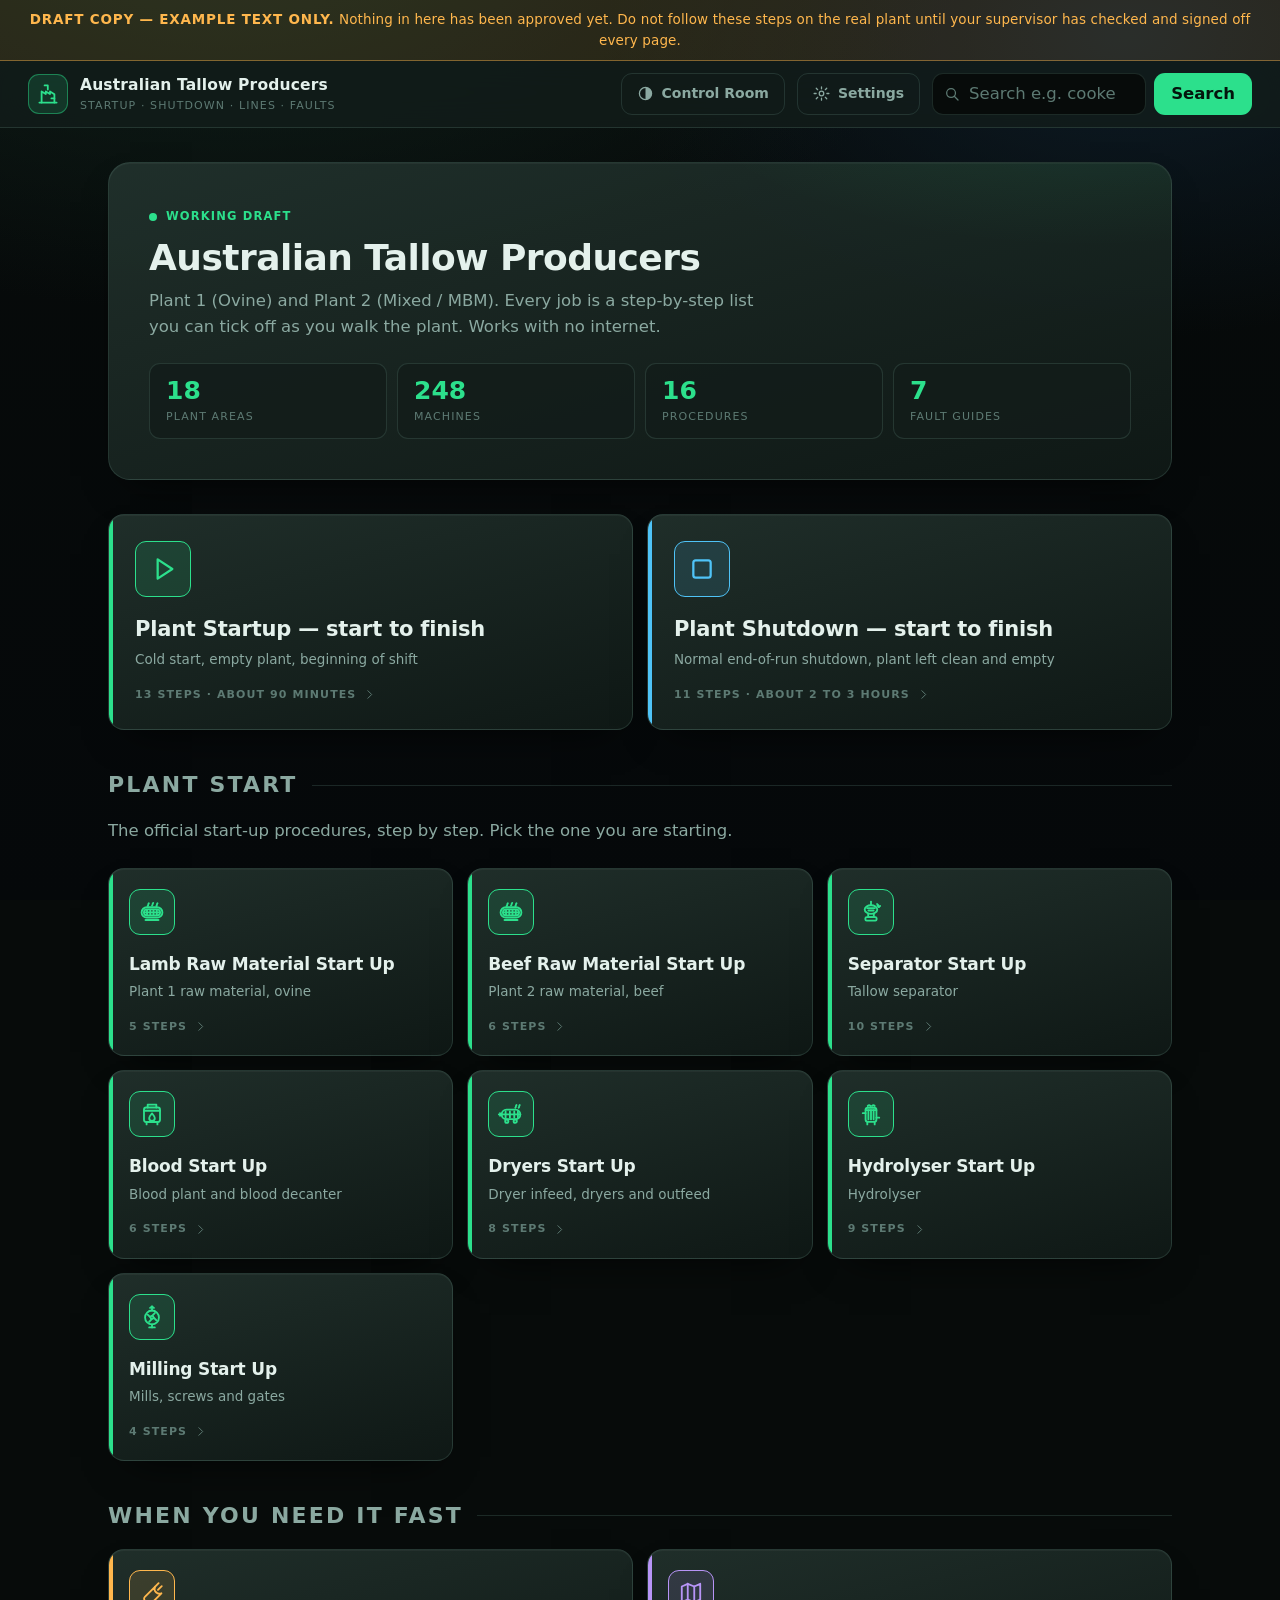
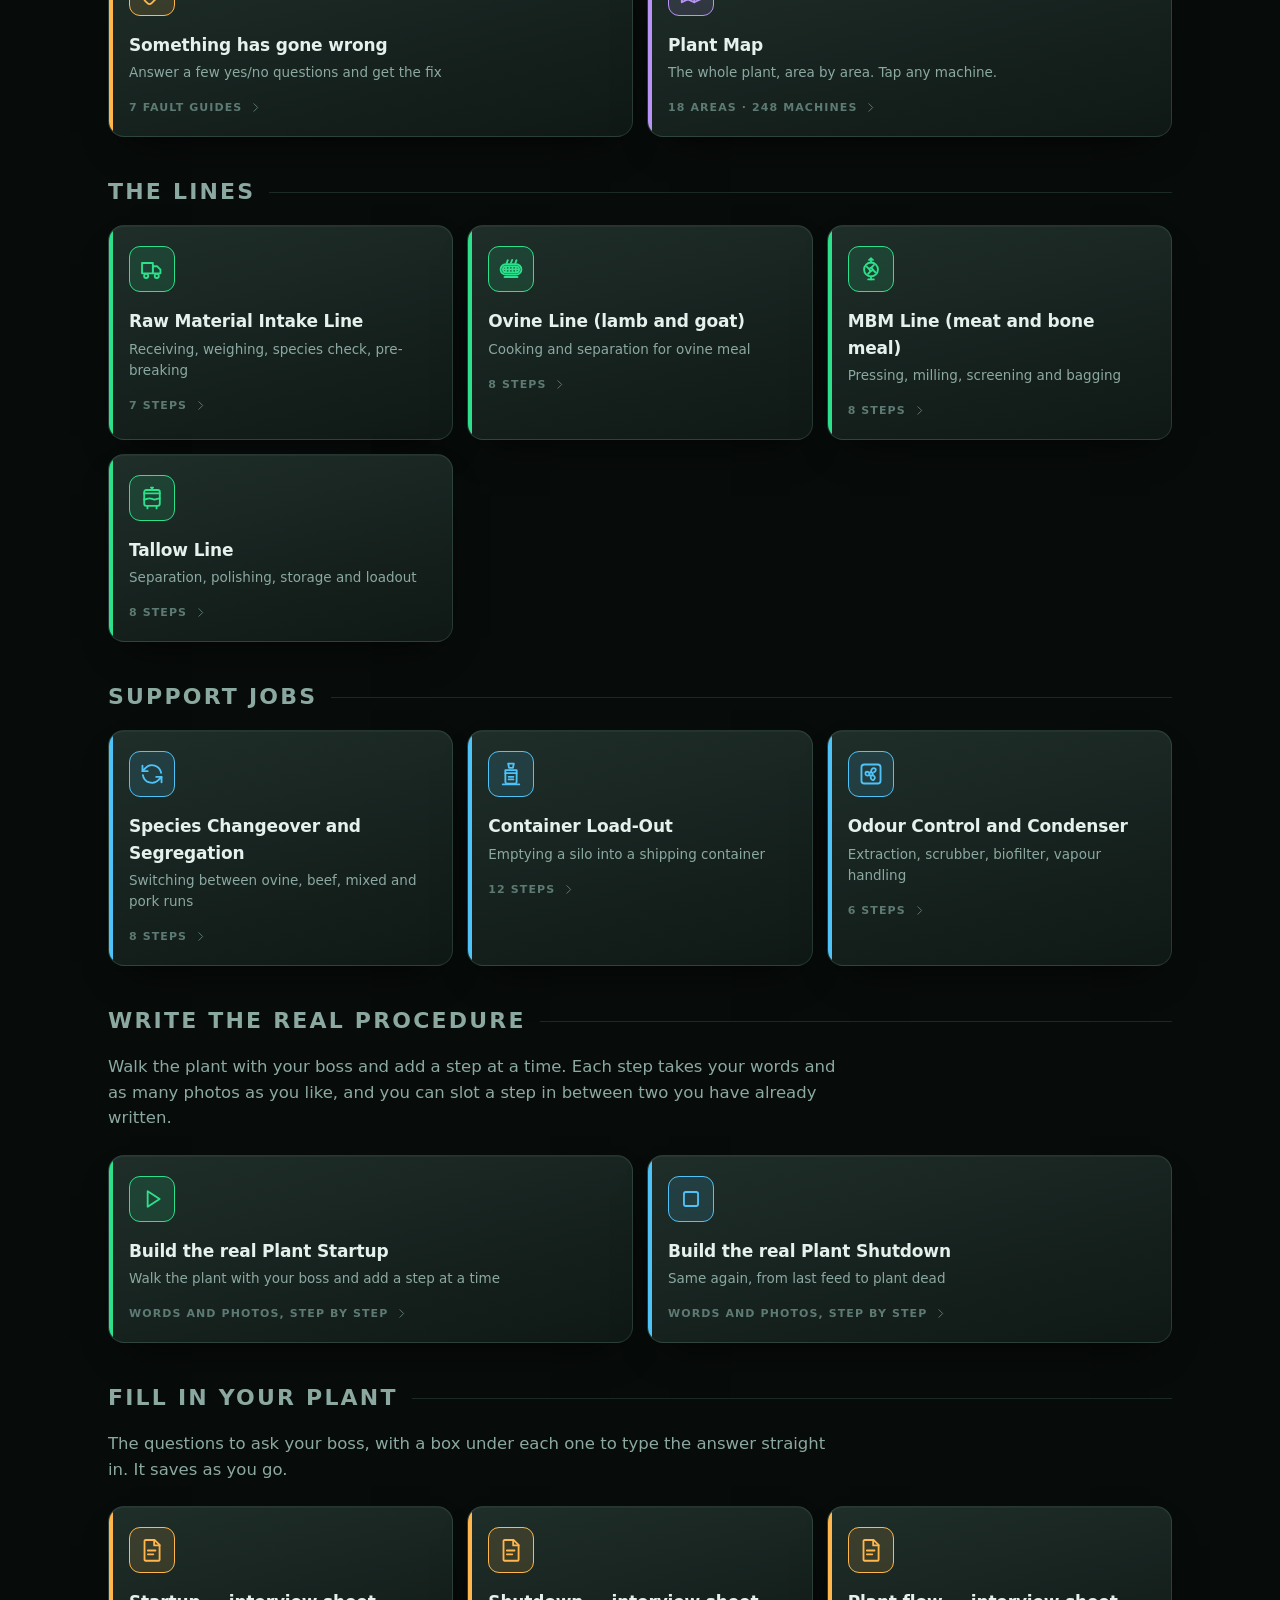
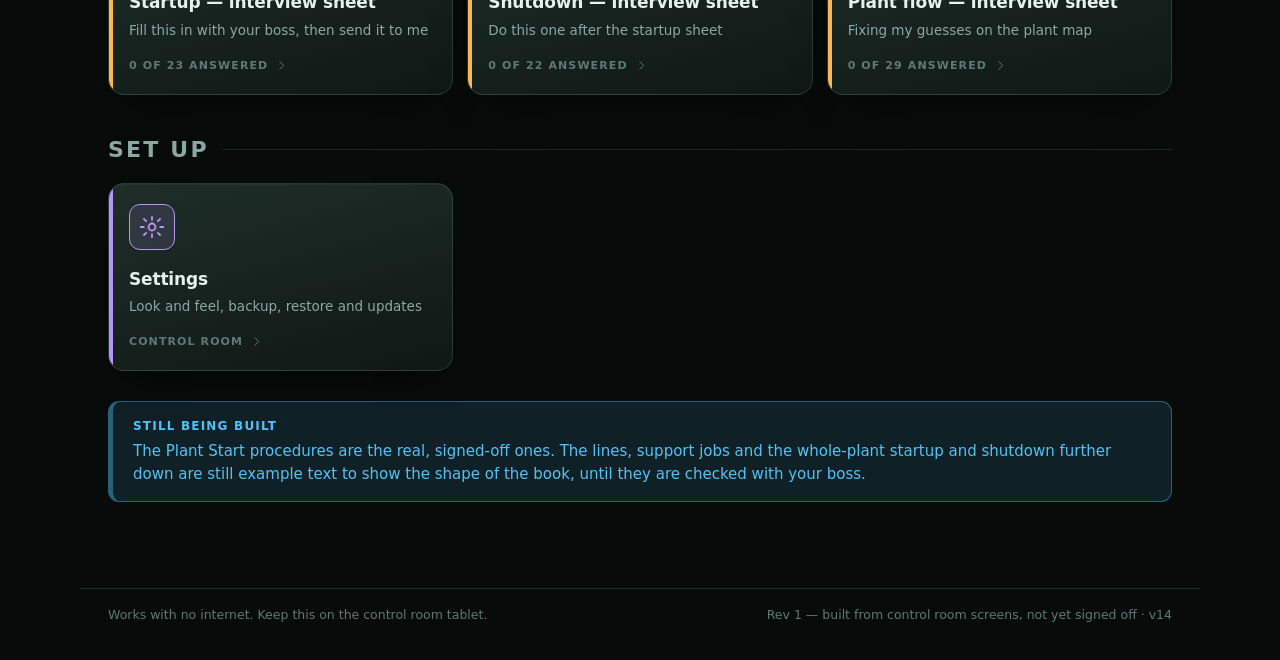
<file: index.html>
<!DOCTYPE html>
<html lang="en" data-theme="control">
<head>
<meta charset="utf-8">
<meta name="viewport" content="width=device-width, initial-scale=1, viewport-fit=cover">
<meta name="theme-color" content="#0d1714">
<meta name="mobile-web-app-capable" content="yes">
<meta name="apple-mobile-web-app-capable" content="yes">
<meta name="apple-mobile-web-app-status-bar-style" content="black-translucent">
<meta name="apple-mobile-web-app-title" content="Plant Guide">
<title>Plant Guide — Startup, Shutdown, Lines &amp; Troubleshooting</title>
<link rel="manifest" href="manifest.json">
<link rel="icon" href="icons/icon.svg" type="image/svg+xml">
<link rel="apple-touch-icon" href="icons/icon-192.png">
<link rel="stylesheet" href="styles.css">
<script>
/* Put the saved look on before anything is painted, so the screen
   never flashes the wrong colours. */
(function () {
  try {
    var t = localStorage.getItem("plantguide:v1:theme");
    if (t === "industrial" || t === "control") {
      document.documentElement.setAttribute("data-theme", t);
      var m = document.querySelector('meta[name="theme-color"]');
      if (m) m.setAttribute("content", t === "industrial" ? "#15130f" : "#0d1714");
    }
  } catch (e) {}
})();
</script>
</head>
<body>

<div id="draftBanner" class="draft-banner">
  <span><strong>DRAFT COPY — EXAMPLE TEXT ONLY.</strong>
  Nothing in here has been approved yet. Do not follow these steps on the real plant until your
  supervisor has checked and signed off every page.</span>
</div>

<header class="topbar">
  <a class="brand" href="#/" title="Back to the menu">
    <span class="brand-mark">
      <svg viewBox="0 0 24 24" fill="none" stroke="currentColor" stroke-width="1.8"
           stroke-linecap="round" stroke-linejoin="round" aria-hidden="true">
        <path d="M3.4 20.6h17.2"/>
        <path d="M5.6 20.6V9.4l4.2 2.6V9.4l4.2 2.6V9.4l4.4 2.8v8.4"/>
        <path d="M8.6 3.4h3.2v4.1"/>
        <path d="M15.4 16.4h3"/>
      </svg>
    </span>
    <span class="brand-text">
      <span class="brand-name" id="plantName">Plant Guide</span>
      <span class="brand-sub">Startup · Shutdown · Lines · Faults</span>
    </span>
  </a>

  <button class="nav-btn" id="themeBtn" title="Switch between the two looks">
    <svg viewBox="0 0 24 24" fill="none" stroke="currentColor" stroke-width="1.8"
         stroke-linecap="round" stroke-linejoin="round" aria-hidden="true">
      <circle cx="12" cy="12" r="8.6"/>
      <path d="M12 3.4v17.2a8.6 8.6 0 0 0 0-17.2Z" fill="currentColor" stroke="none"/>
    </svg>
    <span class="lbl">Control Room</span>
  </button>

  <button class="nav-btn" onclick="location.hash='#/settings'" title="Settings, backup and updates">
    <svg viewBox="0 0 24 24" fill="none" stroke="currentColor" stroke-width="1.8"
         stroke-linecap="round" stroke-linejoin="round" aria-hidden="true">
      <circle cx="12" cy="12" r="3.2"/>
      <path d="M12 2.6v2.8M12 18.6v2.8M4.4 12H1.6M22.4 12h-2.8M6.6 6.6 4.6 4.6M19.4 19.4l-2-2M17.4 6.6l2-2M4.6 19.4l2-2"/>
    </svg>
    <span class="lbl">Settings</span>
  </button>

  <form class="search" onsubmit="return Plant.onSearchSubmit(event)">
    <span class="search-wrap">
      <svg viewBox="0 0 24 24" fill="none" stroke="currentColor" stroke-width="1.9"
           stroke-linecap="round" aria-hidden="true">
        <circle cx="10.6" cy="10.6" r="6.6"/><path d="M15.4 15.4 21 21"/>
      </svg>
      <input id="searchInput" type="search" placeholder="Search e.g. cooker, M141, smell"
             autocomplete="off" aria-label="Search the manual">
    </span>
    <button type="submit">Search</button>
  </form>
</header>

<main id="view" class="view"></main>

<footer class="footer">
  <span>Works with no internet. Keep this on the control room tablet.</span>
  <span id="footMeta"></span>
</footer>

<script src="version.js"></script>
<script src="machine-icons.js"></script>
<script src="data/plant-map.js"></script>
<script src="data/interviews.js"></script>
<script src="data/procedures.js"></script>
<script src="data/troubleshooting.js"></script>
<script src="app.js"></script>

<script>
/* Makes the app work with no internet once it has been opened once.
   Only runs on a real web address — skipped when the file is opened directly. */
(function () {
  var online = location.protocol === "https:" || location.protocol === "http:";
  if (online && "serviceWorker" in navigator) {
    window.addEventListener("load", function () {
      navigator.serviceWorker.register("sw.js", { scope: "./" })["catch"](function () {});
    });
  }
})();
</script>
</body>
</html>
</file>
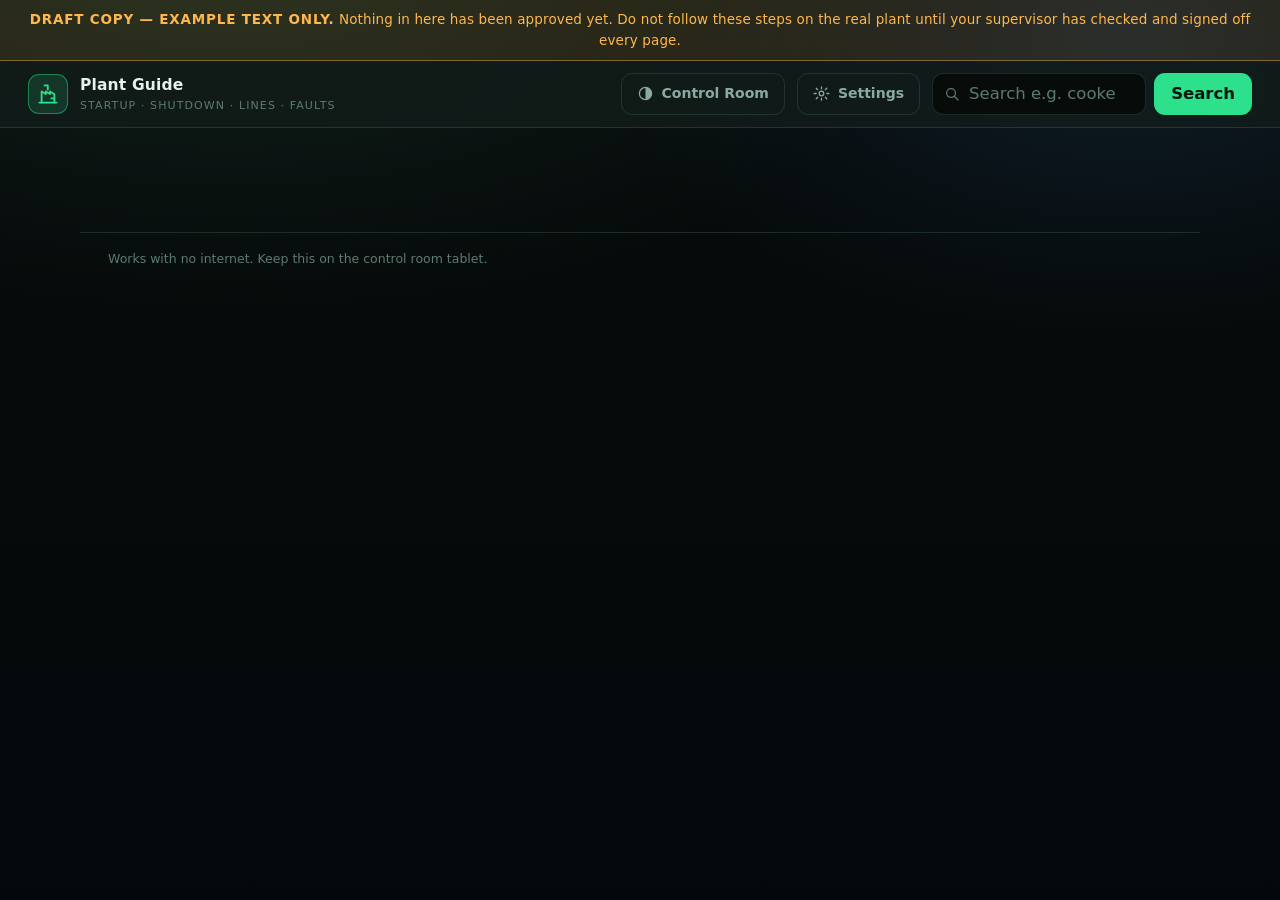
<file: PLANT-GUIDE-single-file.html>
<!DOCTYPE html>
<html lang="en" data-theme="control">
<head>
<meta charset="utf-8">
<meta name="viewport" content="width=device-width, initial-scale=1, viewport-fit=cover">
<meta name="theme-color" content="#0d1714">
<meta name="mobile-web-app-capable" content="yes">
<meta name="apple-mobile-web-app-capable" content="yes">
<meta name="apple-mobile-web-app-status-bar-style" content="black-translucent">
<meta name="apple-mobile-web-app-title" content="Plant Guide">
<title>Plant Guide — Startup, Shutdown, Lines &amp; Troubleshooting</title>
<!-- Single-file copy. Built by build-one-file.ps1 on 2026-10-23. Edit the folder, not this file. -->
<link rel="icon" href="[data-uri]" type="image/svg+xml">
<style>
/* =============================================================
   PLANT GUIDE — styles
   -------------------------------------------------------------
   Two complete looks, switched by the data-theme attribute on
   <html>:

     data-theme="control"      Control Room  — dark, glowing,
                               like the FactoryTalk screens.
     data-theme="industrial"   Bold Industrial — high contrast,
                               heavy type, safety-sign feel.

   Everything below is driven by the variables in each theme
   block, so adding a third look later means adding one block.
   ============================================================= */

/* =============================================================
   1. THEME: CONTROL ROOM (dark)
   ============================================================= */

:root,
[data-theme="control"] {
  --bg:            #070b0a;
  --bg-grad:       radial-gradient(1200px 620px at 18% -8%, #10211b 0%, transparent 62%),
                   radial-gradient(900px 520px at 88% 4%, #0d1b26 0%, transparent 58%),
                   linear-gradient(180deg, #070b0a 0%, #05080a 100%);
  --panel:         rgba(19, 29, 26, .82);
  --panel-solid:   #121c19;
  --panel-raised:  linear-gradient(165deg, rgba(34,50,45,.92) 0%, rgba(16,26,23,.92) 100%);
  --panel-hover:   rgba(27, 42, 37, .92);
  --line:          rgba(104, 150, 136, .22);
  --line-strong:   rgba(104, 150, 136, .40);

  --ink:           #e4f1ec;
  --ink-soft:      #8ba9a1;
  --ink-faint:     #5d7a73;

  --accent:        #2ce08c;
  --accent-ink:    #04150d;
  --accent-soft:   rgba(44, 224, 140, .14);
  --accent-line:   rgba(44, 224, 140, .45);

  --amber:         #ffb74d;
  --amber-soft:    rgba(255, 183, 77, .12);
  --amber-line:    rgba(255, 183, 77, .42);

  --red:           #ff6b60;
  --red-soft:      rgba(255, 107, 96, .12);
  --red-line:      rgba(255, 107, 96, .42);

  --blue:          #4fc3f7;
  --blue-soft:     rgba(79, 195, 247, .12);
  --blue-line:     rgba(79, 195, 247, .40);

  --violet:        #b794f6;

  --radius:        16px;
  --radius-sm:     11px;
  --radius-lg:     22px;

  --shadow:        0 1px 0 rgba(255,255,255,.04) inset,
                   0 18px 40px -22px rgba(0,0,0,.9);
  --shadow-lift:   0 1px 0 rgba(255,255,255,.07) inset,
                   0 26px 54px -20px rgba(0,0,0,.95);
  --glow:          0 0 0 1px var(--accent-line), 0 0 26px -6px rgba(44,224,140,.45);

  --font:          ui-sans-serif, system-ui, -apple-system, "Segoe UI", Roboto, Helvetica, Arial, sans-serif;
  --font-mono:     ui-monospace, "SF Mono", SFMono-Regular, Menlo, Consolas, "Liberation Mono", monospace;
  --head-weight:   700;
  --head-tracking: -0.015em;
  --head-transform:none;
  --label-tracking:.10em;

  --border-w:      1px;
  --tile-skin:     var(--panel-raised);
  --map-canvas:    #080e0c;
  --map-grid:      rgba(104, 150, 136, .09);
  --map-node:      rgba(22, 34, 30, .96);
  --flow-anim:     1;
}

/* =============================================================
   2. THEME: BOLD INDUSTRIAL (high contrast)
   ============================================================= */

[data-theme="industrial"] {
  --bg:            #e8e4da;
  --bg-grad:       linear-gradient(180deg, #edeae1 0%, #e2ded3 100%);
  --panel:         #ffffff;
  --panel-solid:   #ffffff;
  --panel-raised:  #ffffff;
  --panel-hover:   #fffdf2;
  --line:          #15130f;
  --line-strong:   #15130f;

  --ink:           #15130f;
  --ink-soft:      #4e4a42;
  --ink-faint:     #6f6a60;

  --accent:        #0b7a3f;
  --accent-ink:    #ffffff;
  --accent-soft:   #d8f0e2;
  --accent-line:   #0b7a3f;

  --amber:         #a35a00;
  --amber-soft:    #ffd400;
  --amber-line:    #15130f;

  --red:           #b3160f;
  --red-soft:      #ffd9d6;
  --red-line:      #15130f;

  --blue:          #11399e;
  --blue-soft:     #d9e2ff;
  --blue-line:     #15130f;

  --violet:        #5b2bb8;

  --radius:        4px;
  --radius-sm:     3px;
  --radius-lg:     6px;

  --shadow:        5px 5px 0 0 #15130f;
  --shadow-lift:   8px 8px 0 0 #15130f;
  --glow:          0 0 0 3px #ffd400, 5px 5px 0 0 #15130f;

  --font:          ui-sans-serif, system-ui, -apple-system, "Segoe UI", Roboto, Helvetica, Arial, sans-serif;
  --font-mono:     ui-monospace, "SF Mono", SFMono-Regular, Menlo, Consolas, "Liberation Mono", monospace;
  --head-weight:   900;
  --head-tracking: -0.02em;
  --head-transform:uppercase;
  --label-tracking:.14em;

  --border-w:      3px;
  --tile-skin:     #ffffff;
  --map-canvas:    #faf8f3;
  --map-grid:      rgba(21, 19, 15, .09);
  --map-node:      #ffffff;
  --flow-anim:     0;
}

/* =============================================================
   3. RESET AND BASE
   ============================================================= */

* { box-sizing: border-box; }

html, body { margin: 0; padding: 0; }

html {
  background: var(--bg);
  -webkit-text-size-adjust: 100%;
}

body {
  font-family: var(--font);
  background: var(--bg);
  background-image: var(--bg-grad);
  background-attachment: fixed;
  color: var(--ink);
  font-size: 16.5px;
  line-height: 1.55;
  min-height: 100vh;
  overflow-x: hidden;
}

button, input, textarea, select { font: inherit; color: inherit; }
button { -webkit-tap-highlight-color: transparent; }

:focus-visible {
  outline: 3px solid var(--accent);
  outline-offset: 2px;
  border-radius: var(--radius-sm);
}

h1 {
  font-size: clamp(25px, 3.4vw, 36px);
  font-weight: var(--head-weight);
  letter-spacing: var(--head-tracking);
  text-transform: var(--head-transform);
  margin: 0 0 8px;
  line-height: 1.12;
}

h2 {
  font-size: clamp(18px, 2vw, 22px);
  font-weight: var(--head-weight);
  letter-spacing: var(--label-tracking);
  text-transform: uppercase;
  margin: 38px 0 16px;
  color: var(--ink-soft);
  display: flex;
  align-items: center;
  gap: 14px;
}
h2::after {
  content: "";
  flex: 1;
  height: var(--border-w);
  background: var(--line);
}
[data-theme="industrial"] h2 { color: var(--ink); }

h3 {
  margin: 0 0 12px;
  font-size: 16px;
  font-weight: 800;
  letter-spacing: var(--label-tracking);
  text-transform: uppercase;
  color: var(--ink-soft);
}
[data-theme="industrial"] h3 { color: var(--ink); }

.lede { color: var(--ink-soft); margin: 0 0 24px; max-width: 70ch; }

.num { font-variant-numeric: tabular-nums; font-feature-settings: "tnum"; }

/* =============================================================
   4. DRAFT BANNER
   ============================================================= */

.draft-banner {
  position: relative;
  padding: 9px 18px;
  font-size: 13.5px;
  text-align: center;
  color: var(--amber);
  background: var(--amber-soft);
  border-bottom: var(--border-w) solid var(--amber-line);
  letter-spacing: .01em;
}
.draft-banner strong { letter-spacing: .06em; }

[data-theme="industrial"] .draft-banner {
  color: var(--ink);
  background: repeating-linear-gradient(
    135deg, #ffd400 0 18px, #15130f 18px 36px
  );
  padding: 0;
  border-bottom: 3px solid #15130f;
}
[data-theme="industrial"] .draft-banner > span {
  display: block;
  background: #ffd400;
  margin: 5px 0;
  padding: 7px 18px;
  font-weight: 800;
}

/* =============================================================
   5. TOP BAR
   ============================================================= */

.topbar {
  position: sticky;
  top: 0;
  z-index: 40;
  display: flex;
  align-items: center;
  gap: 12px;
  padding: 12px clamp(14px, 3vw, 28px);
  background: var(--panel);
  border-bottom: var(--border-w) solid var(--line);
  backdrop-filter: blur(16px) saturate(140%);
  -webkit-backdrop-filter: blur(16px) saturate(140%);
}
[data-theme="industrial"] .topbar {
  background: #15130f;
  backdrop-filter: none;
  -webkit-backdrop-filter: none;
  border-bottom: 3px solid #15130f;
}

.brand {
  display: flex; align-items: center; gap: 12px;
  min-width: 0; margin-right: auto;
  color: inherit; text-decoration: none;
}
.brand:hover .brand-name { color: var(--accent); }
[data-theme="industrial"] .brand:hover .brand-name { color: #ffd400; }

.brand-mark {
  flex: 0 0 auto;
  width: 40px; height: 40px;
  display: grid; place-items: center;
  border-radius: var(--radius-sm);
  background: var(--accent-soft);
  border: var(--border-w) solid var(--accent-line);
  color: var(--accent);
}
[data-theme="industrial"] .brand-mark {
  background: #ffd400; border-color: #ffd400; color: #15130f;
}
.brand-mark svg { width: 24px; height: 24px; }

.brand-text { display: flex; flex-direction: column; min-width: 0; }
.brand-name {
  font-weight: 800;
  font-size: 15.5px;
  letter-spacing: .01em;
  white-space: nowrap; overflow: hidden; text-overflow: ellipsis;
}
.brand-sub {
  font-size: 11px;
  color: var(--ink-faint);
  letter-spacing: var(--label-tracking);
  text-transform: uppercase;
  white-space: nowrap; overflow: hidden; text-overflow: ellipsis;
}
[data-theme="industrial"] .brand-name { color: #fff; }
[data-theme="industrial"] .brand-sub { color: #b8b2a6; }

.nav-btn {
  flex: 0 0 auto;
  height: 42px;
  padding: 0 15px;
  display: inline-flex; align-items: center; gap: 8px;
  border: var(--border-w) solid var(--line);
  border-radius: var(--radius-sm);
  background: transparent;
  color: var(--ink-soft);
  font-size: 14px; font-weight: 700;
  cursor: pointer;
  transition: background .14s, color .14s, border-color .14s, transform .08s;
}
.nav-btn svg { width: 17px; height: 17px; flex: 0 0 auto; }
.nav-btn:hover { color: var(--ink); border-color: var(--line-strong); background: var(--panel-hover); }
.nav-btn:active { transform: translateY(1px); }
[data-theme="industrial"] .nav-btn {
  border-color: #4a453c; color: #e8e4da; background: #241f19;
}
[data-theme="industrial"] .nav-btn:hover { background: #ffd400; color: #15130f; border-color: #ffd400; }

.search { display: flex; gap: 8px; flex: 0 1 320px; min-width: 0; }
.search-wrap { position: relative; flex: 1 1 auto; min-width: 0; }
.search-wrap svg {
  position: absolute; left: 12px; top: 50%; transform: translateY(-50%);
  width: 16px; height: 16px; color: var(--ink-faint); pointer-events: none;
}
.search input {
  width: 100%;
  height: 42px;
  padding: 0 14px 0 36px;
  border: var(--border-w) solid var(--line);
  border-radius: var(--radius-sm);
  background: var(--bg);
  color: var(--ink);
}
.search input::placeholder { color: var(--ink-faint); }
.search input:focus { border-color: var(--accent-line); outline: none; box-shadow: var(--glow); }
[data-theme="industrial"] .search input { background: #fff; border-color: #15130f; }

.search button {
  height: 42px; padding: 0 16px;
  border: var(--border-w) solid var(--accent-line);
  border-radius: var(--radius-sm);
  background: var(--accent); color: var(--accent-ink);
  font-weight: 800; cursor: pointer;
  transition: filter .14s, transform .08s;
}
.search button:hover { filter: brightness(1.1); }
.search button:active { transform: translateY(1px); }

/* =============================================================
   6. LAYOUT
   ============================================================= */

.view {
  max-width: 1120px;
  margin: 0 auto;
  padding: clamp(20px, 3vw, 34px) clamp(14px, 3vw, 28px) 70px;
  animation: pageIn .26s cubic-bezier(.2, .7, .3, 1);
}
.view.wide { max-width: none; padding-left: clamp(10px, 2vw, 20px); padding-right: clamp(10px, 2vw, 20px); }

@keyframes pageIn {
  from { opacity: 0; transform: translateY(10px); }
  to   { opacity: 1; transform: none; }
}
@media (prefers-reduced-motion: reduce) {
  .view { animation: none; }
}

.footer {
  max-width: 1120px;
  margin: 0 auto;
  padding: 16px clamp(14px, 3vw, 28px) 36px;
  display: flex; justify-content: space-between; gap: 14px; flex-wrap: wrap;
  color: var(--ink-faint);
  font-size: 12.5px;
  border-top: var(--border-w) solid var(--line);
}

/* =============================================================
   7. HERO (home)
   ============================================================= */

.hero {
  position: relative;
  overflow: hidden;
  border: var(--border-w) solid var(--line);
  border-radius: var(--radius-lg);
  background: var(--panel-raised);
  box-shadow: var(--shadow);
  padding: clamp(22px, 4vw, 40px);
  margin: 0 0 34px;
}
.hero::before {
  content: "";
  position: absolute; inset: 0;
  background:
    radial-gradient(640px 300px at 92% -40%, var(--accent-soft) 0%, transparent 70%),
    linear-gradient(90deg, transparent 0%, transparent 100%);
  pointer-events: none;
}
[data-theme="industrial"] .hero::before { display: none; }
[data-theme="industrial"] .hero {
  border-left: 14px solid #ffd400;
}
.hero > * { position: relative; }

.hero-eyebrow {
  display: inline-flex; align-items: center; gap: 9px;
  font-size: 11.5px; font-weight: 800;
  letter-spacing: var(--label-tracking); text-transform: uppercase;
  color: var(--accent);
  margin: 0 0 12px;
}
.hero-eyebrow .pulse {
  width: 8px; height: 8px; border-radius: 50%;
  background: var(--accent);
  box-shadow: 0 0 0 0 var(--accent);
  animation: pulse 2.4s ease-out infinite;
}
@keyframes pulse {
  0%   { box-shadow: 0 0 0 0 var(--accent-line); }
  70%  { box-shadow: 0 0 0 10px transparent; }
  100% { box-shadow: 0 0 0 0 transparent; }
}
.hero h1 { margin-bottom: 10px; }
.hero-sub { color: var(--ink-soft); margin: 0; max-width: 60ch; }

.hero-stats {
  display: flex; flex-wrap: wrap; gap: 10px;
  margin: 24px 0 0;
}
.stat {
  flex: 1 1 128px;
  padding: 13px 16px;
  border: var(--border-w) solid var(--line);
  border-radius: var(--radius-sm);
  background: var(--panel);
}
.stat b {
  display: block;
  font-size: 25px; font-weight: 800; line-height: 1.1;
  font-variant-numeric: tabular-nums;
  color: var(--accent);
}
[data-theme="industrial"] .stat b { color: var(--ink); }
.stat span {
  display: block; margin-top: 3px;
  font-size: 11px; letter-spacing: var(--label-tracking); text-transform: uppercase;
  color: var(--ink-faint);
}

/* =============================================================
   8. TILES
   ============================================================= */

.tile-grid {
  display: grid;
  grid-template-columns: repeat(auto-fill, minmax(258px, 1fr));
  gap: 14px;
}
.tile-grid.two { grid-template-columns: repeat(auto-fit, minmax(330px, 1fr)); }

.tile {
  position: relative;
  display: flex; flex-direction: column; gap: 4px;
  text-align: left; width: 100%; cursor: pointer;
  padding: 20px;
  border: var(--border-w) solid var(--line);
  border-radius: var(--radius);
  background: var(--tile-skin);
  box-shadow: var(--shadow);
  color: var(--ink);
  overflow: hidden;
  transition: transform .14s cubic-bezier(.2,.7,.3,1), box-shadow .14s, border-color .14s;
}
.tile::after {
  content: "";
  position: absolute; left: 0; top: 0; bottom: 0; width: 4px;
  background: var(--tile-accent, transparent);
  transition: width .14s;
}
.tile:hover {
  transform: translateY(-3px);
  border-color: var(--tile-accent, var(--line-strong));
  box-shadow: var(--shadow-lift);
}
.tile:hover::after { width: 6px; }
.tile:active { transform: translateY(0); }

.tile-icon {
  width: 46px; height: 46px;
  display: grid; place-items: center;
  margin-bottom: 12px;
  border-radius: var(--radius-sm);
  background: var(--tile-tint, var(--accent-soft));
  border: var(--border-w) solid var(--tile-accent, var(--accent-line));
  color: var(--tile-accent, var(--accent));
  flex: 0 0 auto;
}
.tile-icon svg { width: 26px; height: 26px; }
.tile-icon .glyph { font-size: 22px; line-height: 1; }

.tile-title { font-weight: 800; font-size: 17px; letter-spacing: -.01em; }
.tile-sub { color: var(--ink-soft); font-size: 13.5px; }
.tile-meta {
  margin-top: 12px;
  font-size: 11px; font-weight: 800;
  letter-spacing: var(--label-tracking); text-transform: uppercase;
  color: var(--ink-faint);
  display: flex; align-items: center; gap: 7px;
}

/* the two big ones */
.tile.hero-tile { padding: 26px; }
.tile.hero-tile .tile-title { font-size: 21px; }
.tile.hero-tile .tile-icon { width: 56px; height: 56px; }
.tile.hero-tile .tile-icon svg { width: 32px; height: 32px; }

/* =============================================================
   9. BADGES, CHIPS
   ============================================================= */

.badge {
  display: inline-flex; align-items: center; gap: 6px;
  padding: 4px 11px;
  border-radius: 999px;
  font-size: 11px; font-weight: 800;
  letter-spacing: var(--label-tracking); text-transform: uppercase;
  white-space: nowrap;
  border: var(--border-w) solid;
}
[data-theme="industrial"] .badge { border-radius: 3px; }
.badge.draft { background: var(--amber-soft); color: var(--amber); border-color: var(--amber-line); }
.badge.ok    { background: var(--accent-soft); color: var(--accent); border-color: var(--accent-line); }
.badge.dot::before {
  content: ""; width: 6px; height: 6px; border-radius: 50%; background: currentColor;
}
[data-theme="industrial"] .badge.draft { color: var(--ink); }

.chips { display: flex; flex-wrap: wrap; gap: 8px; margin: 0; padding: 0; list-style: none; }
.chips li {
  padding: 6px 13px;
  font-size: 13.5px; font-weight: 600;
  border: var(--border-w) solid var(--line);
  border-radius: 999px;
  background: var(--panel);
  color: var(--ink-soft);
}
[data-theme="industrial"] .chips li { border-radius: 3px; color: var(--ink); }

/* =============================================================
   10. CALLOUTS
   ============================================================= */

.callout {
  position: relative;
  padding: 15px 18px 15px 20px;
  margin: 0 0 16px;
  border: var(--border-w) solid;
  border-left-width: 5px;
  border-radius: var(--radius-sm);
  font-size: 15px;
}
.callout strong {
  display: block; margin-bottom: 4px;
  font-size: 12px; font-weight: 800;
  letter-spacing: var(--label-tracking); text-transform: uppercase;
}
.callout.danger { background: var(--red-soft);    border-color: var(--red-line);    color: var(--red); }
.callout.warn   { background: var(--amber-soft);  border-color: var(--amber-line);  color: var(--amber); }
.callout.info   { background: var(--blue-soft);   border-color: var(--blue-line);   color: var(--blue); }
.callout.good   { background: var(--accent-soft); border-color: var(--accent-line); color: var(--accent); }
[data-theme="industrial"] .callout { color: var(--ink); }
[data-theme="industrial"] .callout.danger { border-left-color: #b3160f; }
[data-theme="industrial"] .callout.warn   { border-left-color: #ffd400; }
[data-theme="industrial"] .callout.info   { border-left-color: #11399e; }
[data-theme="industrial"] .callout.good   { border-left-color: #0b7a3f; }

/* =============================================================
   11. CARDS
   ============================================================= */

.card {
  padding: 20px;
  margin: 0 0 16px;
  border: var(--border-w) solid var(--line);
  border-radius: var(--radius);
  background: var(--panel);
  box-shadow: var(--shadow);
}
.card-row { display: grid; grid-template-columns: repeat(auto-fit, minmax(270px, 1fr)); gap: 16px; }
.card-row .card { margin: 0; }

.kv {
  display: flex; justify-content: space-between; align-items: baseline; gap: 16px;
  padding: 10px 0;
  border-bottom: 1px solid var(--line);
  font-size: 15px;
}
.kv:last-of-type { border-bottom: 0; padding-bottom: 0; }
.kv > span { color: var(--ink-soft); }
.kv > b { text-align: right; font-variant-numeric: tabular-nums; }

/* readings, shown like instruments */
.gauges { display: grid; grid-template-columns: repeat(auto-fit, minmax(154px, 1fr)); gap: 12px; }
.gauge {
  padding: 15px 16px;
  border: var(--border-w) solid var(--line);
  border-radius: var(--radius-sm);
  background: var(--bg);
  position: relative;
  overflow: hidden;
}
.gauge::before {
  content: "";
  position: absolute; left: 0; right: 0; top: 0; height: 3px;
  background: linear-gradient(90deg, var(--accent), transparent);
}
[data-theme="industrial"] .gauge::before { background: #ffd400; height: 5px; }
.gauge-k {
  display: block;
  font-size: 10.5px; font-weight: 800;
  letter-spacing: var(--label-tracking); text-transform: uppercase;
  color: var(--ink-faint);
  margin-bottom: 6px;
}
.gauge-v {
  display: block;
  font-family: var(--font-mono);
  font-size: 19px; font-weight: 700;
  font-variant-numeric: tabular-nums;
  color: var(--accent);
  line-height: 1.25;
  word-break: break-word;
}
[data-theme="industrial"] .gauge-v { color: var(--ink); }

/* =============================================================
   12. SIGN OFF + PROGRESS
   ============================================================= */

.signoff { display: flex; flex-wrap: wrap; gap: 14px; }
.field { display: flex; flex-direction: column; gap: 5px; flex: 1 1 200px; }
.field > span, .field { font-size: 12px; }
.field > span {
  font-weight: 800; letter-spacing: var(--label-tracking); text-transform: uppercase;
  color: var(--ink-faint);
}
.field input, .field textarea {
  padding: 11px 13px;
  border: var(--border-w) solid var(--line);
  border-radius: var(--radius-sm);
  background: var(--bg);
  color: var(--ink);
  font-size: 15.5px;
}
.field input:focus, .field textarea:focus {
  outline: none; border-color: var(--accent-line); box-shadow: var(--glow);
}
[data-theme="industrial"] .field input,
[data-theme="industrial"] .field textarea { background: #fff; }

.progress-wrap { position: sticky; top: 68px; z-index: 20; margin: 0 0 20px; }
.progress-card {
  display: flex; align-items: center; gap: 16px; flex-wrap: wrap;
  padding: 13px 18px;
  border: var(--border-w) solid var(--line);
  border-radius: var(--radius);
  background: var(--panel);
  box-shadow: var(--shadow);
  backdrop-filter: blur(14px);
  -webkit-backdrop-filter: blur(14px);
}
[data-theme="industrial"] .progress-card { backdrop-filter: none; -webkit-backdrop-filter: none; }
.count {
  font-weight: 800; font-size: 14px; white-space: nowrap;
  font-variant-numeric: tabular-nums;
  letter-spacing: .01em;
}
.bar {
  flex: 1 1 170px; height: 10px;
  border-radius: 999px;
  background: var(--bg);
  border: 1px solid var(--line);
  overflow: hidden;
}
[data-theme="industrial"] .bar { border-radius: 2px; border-width: 2px; height: 14px; }
.bar > span {
  display: block; height: 100%; width: 0;
  background: linear-gradient(90deg, var(--accent), color-mix(in srgb, var(--accent) 60%, var(--blue)));
  box-shadow: 0 0 14px -2px var(--accent);
  transition: width .3s cubic-bezier(.2,.7,.3,1);
}
[data-theme="industrial"] .bar > span { background: #0b7a3f; box-shadow: none; }

.saved-flag { font-size: 12.5px; color: var(--ink-faint); white-space: nowrap; }
.saved-flag.just { color: var(--accent); font-weight: 800; }

/* =============================================================
   13. STEPS
   ============================================================= */

.steps { list-style: none; margin: 0; padding: 0; }

.step {
  position: relative;
  display: flex; gap: 16px; align-items: flex-start;
  padding: 18px 20px;
  margin: 0 0 12px;
  border: var(--border-w) solid var(--line);
  border-radius: var(--radius);
  background: var(--panel);
  box-shadow: var(--shadow);
  transition: border-color .16s, background .16s, transform .1s;
}
.step:hover { border-color: var(--line-strong); }
.step.done {
  background: var(--accent-soft);
  border-color: var(--accent-line);
}
.step.done .step-title { opacity: .62; text-decoration: line-through; text-decoration-thickness: 2px; }

.step-check {
  flex: 0 0 auto;
  width: 30px; height: 30px; margin: 1px 0 0;
  accent-color: var(--accent);
  cursor: pointer;
}
.step-body { flex: 1 1 auto; min-width: 0; }
.step-head { display: flex; align-items: flex-start; gap: 11px; }

.step-no {
  flex: 0 0 auto;
  min-width: 28px; height: 28px;
  display: grid; place-items: center;
  padding: 0 7px;
  border-radius: var(--radius-sm);
  background: var(--accent); color: var(--accent-ink);
  font-size: 13px; font-weight: 800;
  font-variant-numeric: tabular-nums;
}
[data-theme="industrial"] .step-no { border: 2px solid #15130f; }
.step-title { font-weight: 700; font-size: 16.5px; }
.step-detail { margin: 10px 0 0; color: var(--ink-soft); }

.step-meta {
  display: flex; gap: 8px; flex-wrap: wrap; margin-top: 12px;
}
.step-meta > span {
  display: inline-flex; align-items: center; gap: 6px;
  padding: 4px 10px;
  border: 1px solid var(--line);
  border-radius: 999px;
  font-size: 12px;
  color: var(--ink-faint);
}
[data-theme="industrial"] .step-meta > span { border-radius: 3px; border-width: 2px; color: var(--ink-soft); }
.step-meta b { color: var(--ink); font-weight: 700; }

.step-checks { margin: 12px 0 0; padding: 0; list-style: none; }
.step-checks li {
  position: relative;
  padding: 3px 0 3px 24px;
  font-size: 14.5px;
  color: var(--ink-soft);
}
.step-checks li::before {
  content: "";
  position: absolute; left: 2px; top: 10px;
  width: 11px; height: 6px;
  border-left: 2.4px solid var(--accent);
  border-bottom: 2.4px solid var(--accent);
  transform: rotate(-45deg);
}

/* alarms are not good news, so they do not get a green tick */
.step-checks.alarm li::before {
  width: 9px; height: 9px;
  top: 9px; left: 3px;
  border: 0; border-radius: 50%;
  background: var(--red);
  transform: none;
  box-shadow: 0 0 0 3px var(--red-soft);
}

.step-warn {
  margin-top: 12px;
  padding: 11px 14px;
  border: var(--border-w) solid var(--red-line);
  border-left-width: 4px;
  border-radius: var(--radius-sm);
  background: var(--red-soft);
  color: var(--red);
  font-size: 14px;
}
[data-theme="industrial"] .step-warn { color: var(--ink); }
.step-warn b { letter-spacing: .04em; text-transform: uppercase; font-size: 12px; }

/* =============================================================
   14. BUTTONS
   ============================================================= */

.btn-row { display: flex; gap: 10px; flex-wrap: wrap; margin: 22px 0; }

.btn {
  display: inline-flex; align-items: center; justify-content: center; gap: 9px;
  min-height: 46px;
  padding: 11px 19px;
  border: var(--border-w) solid var(--line);
  border-radius: var(--radius-sm);
  background: var(--panel);
  color: var(--ink);
  font-weight: 700; font-size: 15px;
  cursor: pointer;
  transition: background .14s, border-color .14s, transform .08s, box-shadow .14s;
}
.btn svg { width: 17px; height: 17px; flex: 0 0 auto; }
.btn:hover { border-color: var(--line-strong); background: var(--panel-hover); }
.btn:active { transform: translateY(1px); }

.btn.primary {
  background: var(--accent); border-color: var(--accent-line); color: var(--accent-ink);
}
.btn.primary:hover { filter: brightness(1.1); background: var(--accent); }
.btn.ghost { background: transparent; }
.btn.danger { background: var(--red-soft); border-color: var(--red-line); color: var(--red); }
[data-theme="industrial"] .btn.danger { color: var(--ink); }
.btn.small { min-height: 36px; padding: 6px 13px; font-size: 13.5px; }
.btn.wide { width: 100%; }

[data-theme="industrial"] .btn { box-shadow: 3px 3px 0 0 #15130f; }
[data-theme="industrial"] .btn:active { box-shadow: 1px 1px 0 0 #15130f; transform: translate(2px, 2px); }

/* =============================================================
   15. TROUBLESHOOTING
   ============================================================= */

.ask-card {
  padding: clamp(22px, 3.4vw, 34px);
  border: var(--border-w) solid var(--line);
  border-radius: var(--radius-lg);
  background: var(--panel-raised);
  box-shadow: var(--shadow-lift);
  position: relative;
  overflow: hidden;
}
.ask-card::before {
  content: "";
  position: absolute; inset: 0;
  background: radial-gradient(520px 240px at 86% -30%, var(--amber-soft) 0%, transparent 70%);
  pointer-events: none;
}
[data-theme="industrial"] .ask-card::before { display: none; }
.ask-card > * { position: relative; }

.ask-step {
  font-size: 11.5px; font-weight: 800;
  letter-spacing: var(--label-tracking); text-transform: uppercase;
  color: var(--amber);
  margin: 0 0 10px;
}
.ask-q { font-size: clamp(20px, 2.6vw, 26px); font-weight: 800; margin: 0 0 8px; line-height: 1.25; }
.ask-hint { color: var(--ink-soft); margin: 0 0 22px; }

.ask-options { display: grid; gap: 11px; }
.ask-option {
  display: flex; align-items: center; gap: 14px;
  text-align: left; cursor: pointer;
  padding: 17px 19px;
  border: var(--border-w) solid var(--line);
  border-radius: var(--radius);
  background: var(--panel);
  color: var(--ink);
  font-weight: 700; font-size: 16.5px;
  transition: border-color .14s, background .14s, transform .1s;
}
.ask-option:hover {
  border-color: var(--accent-line); background: var(--accent-soft); transform: translateX(3px);
}
.ask-option .key {
  flex: 0 0 auto;
  width: 28px; height: 28px;
  display: grid; place-items: center;
  border: var(--border-w) solid var(--line);
  border-radius: var(--radius-sm);
  font-size: 13px; font-weight: 800;
  color: var(--ink-faint);
}
.ask-option:hover .key { border-color: var(--accent-line); color: var(--accent); }

.trail { list-style: none; margin: 0 0 20px; padding: 0; }
.trail li {
  display: flex; gap: 10px; align-items: baseline;
  padding: 9px 0 9px 16px;
  border-left: var(--border-w) solid var(--line);
  font-size: 14px; color: var(--ink-faint);
  position: relative;
}
.trail li::before {
  content: "";
  position: absolute; left: -5px; top: 15px;
  width: 8px; height: 8px; border-radius: 50%;
  background: var(--accent-line);
}
.trail b { color: var(--ink); }

.fix-head {
  display: flex; align-items: center; gap: 14px;
  padding: 18px 20px;
  margin: 0 0 18px;
  border: var(--border-w) solid var(--accent-line);
  border-radius: var(--radius);
  background: var(--accent-soft);
}
.fix-head h2 {
  margin: 0; color: var(--accent); font-size: clamp(18px, 2.4vw, 23px);
  letter-spacing: var(--head-tracking); text-transform: none;
}
.fix-head h2::after { display: none; }
[data-theme="industrial"] .fix-head h2 { color: var(--ink); }
.fix-head .tick {
  flex: 0 0 auto; width: 38px; height: 38px;
  display: grid; place-items: center;
  border-radius: 50%;
  background: var(--accent); color: var(--accent-ink);
}
[data-theme="industrial"] .fix-head .tick { border-radius: 3px; border: 2px solid #15130f; }

/* =============================================================
   16. RESULT ROWS (search, fault list)
   ============================================================= */

.result {
  display: flex; align-items: center; gap: 15px;
  width: 100%; text-align: left; cursor: pointer;
  padding: 15px 18px;
  margin: 0 0 10px;
  border: var(--border-w) solid var(--line);
  border-radius: var(--radius);
  background: var(--panel);
  color: var(--ink);
  transition: border-color .14s, background .14s, transform .1s;
}
.result:hover { border-color: var(--accent-line); background: var(--panel-hover); transform: translateX(3px); }
.result-ico {
  flex: 0 0 auto; width: 40px; height: 40px;
  display: grid; place-items: center;
  border: var(--border-w) solid var(--line);
  border-radius: var(--radius-sm);
  background: var(--bg);
  color: var(--accent);
  font-size: 19px;
}
.result-ico svg { width: 22px; height: 22px; }
.result-body { min-width: 0; flex: 1 1 auto; }
.result-kind {
  display: block;
  font-size: 10.5px; font-weight: 800;
  letter-spacing: var(--label-tracking); text-transform: uppercase;
  color: var(--ink-faint);
}
.result-title { display: block; font-weight: 700; margin: 2px 0; }
.result-snip { display: block; color: var(--ink-soft); font-size: 13.5px; }
.result-go { flex: 0 0 auto; color: var(--ink-faint); }
.result:hover .result-go { color: var(--accent); }

.empty {
  padding: 46px 20px; text-align: center;
  color: var(--ink-faint);
  border: var(--border-w) dashed var(--line);
  border-radius: var(--radius);
}

/* =============================================================
   17. PLANT MAP — full area, no squinting
   ============================================================= */

.map-page {
  display: flex; flex-direction: column;
  gap: 12px;
}

.map-head {
  display: flex; align-items: center; gap: 16px; flex-wrap: wrap;
}
.map-head h1 { margin: 0; }
.map-head .lede { margin: 0; }
.map-headtext { min-width: 0; flex: 1 1 320px; }

/* the stage fills what is left of the screen */
.map-stage {
  position: relative;
  height: var(--stage-h, 70vh);
  min-height: 380px;
  border: var(--border-w) solid var(--line);
  border-radius: var(--radius);
  background: var(--map-canvas);
  background-image:
    linear-gradient(var(--map-grid) 1px, transparent 1px),
    linear-gradient(90deg, var(--map-grid) 1px, transparent 1px);
  background-size: 34px 34px;
  box-shadow: var(--shadow);
  overflow: hidden;
}

.map-scroll {
  position: absolute; inset: 0;
  overflow: auto;
  cursor: grab;
  -webkit-overflow-scrolling: touch;
  display: grid; place-items: center;
  /* room for the floating controls so no machine ever hides under them */
  padding: 66px 16px 54px;
}
.map-scroll.grabbing { cursor: grabbing; }
.plantmap { display: block; max-width: none; }

/* floating glass controls over the map */
.map-overlay {
  position: absolute;
  z-index: 6;
  display: flex; gap: 8px; align-items: center; flex-wrap: wrap;
  padding: 8px;
  border: var(--border-w) solid var(--line);
  border-radius: var(--radius-sm);
  background: var(--panel);
  backdrop-filter: blur(14px) saturate(150%);
  -webkit-backdrop-filter: blur(14px) saturate(150%);
  box-shadow: var(--shadow);
  max-width: calc(100% - 24px);
}
[data-theme="industrial"] .map-overlay { backdrop-filter: none; -webkit-backdrop-filter: none; }
.map-overlay.tl { top: 12px; left: 12px; }
.map-overlay.tr { top: 12px; right: 12px; }
.map-overlay.br { bottom: 12px; right: 12px; }
.map-overlay.bl { bottom: 12px; left: 12px; font-size: 12px; color: var(--ink-faint); padding: 7px 12px; }

.map-chip {
  display: inline-flex; align-items: center; gap: 7px;
  padding: 6px 12px;
  border: var(--border-w) solid var(--line);
  border-radius: 999px;
  background: transparent;
  color: var(--ink-faint);
  font-size: 12.5px; font-weight: 700;
  cursor: pointer;
  transition: color .14s, border-color .14s, background .14s;
}
[data-theme="industrial"] .map-chip { border-radius: 3px; }
.map-chip .dot {
  width: 10px; height: 10px; border-radius: 50%;
  border: 2px solid var(--chip, currentColor);
  background: transparent;
}
.map-chip.on { color: var(--ink); border-color: var(--chip); background: var(--panel-hover); }
.map-chip.on .dot { background: var(--chip); box-shadow: 0 0 8px -1px var(--chip); }

.icon-btn {
  width: 38px; height: 38px;
  display: grid; place-items: center;
  border: var(--border-w) solid var(--line);
  border-radius: var(--radius-sm);
  background: transparent;
  color: var(--ink-soft);
  cursor: pointer;
  transition: color .14s, border-color .14s, background .14s;
}
.icon-btn:hover { color: var(--ink); border-color: var(--line-strong); background: var(--panel-hover); }
.icon-btn svg { width: 18px; height: 18px; }
.icon-btn.wide {
  width: auto; padding: 0 13px;
  display: inline-flex; align-items: center; gap: 8px;
  font-size: 13px; font-weight: 700; white-space: nowrap;
}
.zoom-val {
  min-width: 48px; text-align: center;
  font-size: 12.5px; font-variant-numeric: tabular-nums;
  color: var(--ink-faint);
}

/* true full screen for the map */
body.map-full { overflow: hidden; }
body.map-full .topbar,
body.map-full .draft-banner,
body.map-full .footer { display: none; }
body.map-full .view { padding: 0; max-width: none; }
body.map-full .map-head,
body.map-full .map-extra { display: none; }
body.map-full .map-stage {
  position: fixed; inset: 0;
  height: 100vh; width: 100vw;
  border: 0; border-radius: 0;
  z-index: 100;
}

/* svg text inside the map */
.mnode { cursor: pointer; }
.mnode .hit { fill: transparent; }
.mnode:hover .plate { filter: brightness(1.14); }
.map-nodelabel { font-family: var(--font); font-size: 11.5px; font-weight: 700; text-anchor: middle; pointer-events: none; }
.map-tag       { font-family: var(--font-mono); font-size: 10.5px; font-weight: 700; text-anchor: middle; pointer-events: none; letter-spacing: .02em; }
.area-label    { font-family: var(--font); font-size: 13.5px; font-weight: 800; pointer-events: none; }
.area-count    { font-family: var(--font); font-size: 11px; font-weight: 600; pointer-events: none; }
.map-edgelabel {
  font-family: var(--font); font-size: 10.5px; font-weight: 700;
  text-anchor: middle; pointer-events: none;
  paint-order: stroke; stroke: var(--map-canvas); stroke-width: 4px; stroke-linejoin: round;
}
.map-guess { font-family: var(--font); font-size: 12px; font-weight: 800; text-anchor: middle; pointer-events: none; }
.flow { stroke-dasharray: 7 7; animation: flow 1.1s linear infinite; }
@keyframes flow { to { stroke-dashoffset: -14; } }
@media (prefers-reduced-motion: reduce) { .flow { animation: none; } }
[data-theme="industrial"] .flow { animation: none; stroke-dasharray: 8 6; }

/* area legend under the map */
.legend-inline { display: flex; flex-wrap: wrap; gap: 8px; }
.plant-chip {
  padding: 5px 12px;
  border: var(--border-w) solid;
  border-radius: 999px;
  font-size: 12.5px; font-weight: 700;
}
[data-theme="industrial"] .plant-chip { border-radius: 3px; border-color: #15130f; }

/* =============================================================
   18. MACHINE / AREA HEADER
   ============================================================= */

.machine-head {
  display: flex; align-items: center; gap: 18px; flex-wrap: wrap;
  padding: 20px 22px;
  margin: 0 0 18px;
  border: var(--border-w) solid var(--line);
  border-left-width: 6px;
  border-radius: var(--radius);
  background: var(--panel-raised);
  box-shadow: var(--shadow);
}
.machine-icon {
  flex: 0 0 auto;
  width: 68px; height: 68px;
  display: grid; place-items: center;
  border: var(--border-w) solid var(--line);
  border-radius: var(--radius-sm);
  background: var(--bg);
}
.machine-headtext { min-width: 0; flex: 1 1 260px; }
.machine-head h1 { font-size: clamp(21px, 2.8vw, 29px); margin: 3px 0 0; }
.machine-tag {
  display: inline-block;
  font-family: var(--font-mono);
  font-size: 12px; font-weight: 700; letter-spacing: .05em;
  padding: 3px 9px;
  border: var(--border-w) solid var(--line);
  border-radius: var(--radius-sm);
  background: var(--bg);
  color: var(--ink-soft);
}

.blank-card { background: transparent; border-style: dashed; }
.blank-card h3 { display: flex; align-items: center; gap: 10px; flex-wrap: wrap; }

.joined { display: grid; grid-template-columns: 1fr 1fr; gap: 20px; }
.joined > div > b {
  display: block; margin-bottom: 10px;
  font-size: 11px; font-weight: 800;
  letter-spacing: var(--label-tracking); text-transform: uppercase;
  color: var(--ink-faint);
}
.joined-list { display: flex; flex-direction: column; gap: 8px; }
.joined-btn {
  display: flex; flex-direction: column; gap: 2px;
  text-align: left; cursor: pointer;
  padding: 11px 13px;
  border: var(--border-w) solid var(--line);
  border-radius: var(--radius-sm);
  background: var(--panel);
  color: var(--ink);
  font-weight: 700; font-size: 14.5px;
  transition: border-color .14s, background .14s, transform .1s;
}
.joined-btn:hover { border-color: var(--accent-line); background: var(--panel-hover); transform: translateX(3px); }
.joined-btn span { font-weight: 500; font-size: 12px; color: var(--ink-faint); }

/* =============================================================
   19. INTERVIEW SHEETS
   ============================================================= */

.qblock { padding: 16px 0; border-top: 1px solid var(--line); }
.card > .qblock:first-of-type { border-top: 0; padding-top: 2px; }
.qlabel { display: block; font-weight: 700; margin: 0 0 5px; font-size: 15.5px; }
.qhint { margin: 0 0 10px; color: var(--ink-faint); font-size: 13.5px; }

.ans {
  width: 100%;
  padding: 12px 14px;
  border: var(--border-w) solid var(--line);
  border-radius: var(--radius-sm);
  background: var(--bg);
  color: var(--ink);
  font: inherit; line-height: 1.5;
}
[data-theme="industrial"] .ans { background: #fff; }
.ans:focus { outline: none; border-color: var(--accent-line); box-shadow: var(--glow); }
textarea.ans { resize: vertical; min-height: 56px; }

.isteps { display: flex; flex-direction: column; gap: 12px; margin: 0 0 14px; }
.istep {
  padding: 16px;
  border: var(--border-w) solid var(--line);
  border-left: 5px solid var(--accent-line);
  border-radius: var(--radius-sm);
  background: var(--panel);
}
.istep-head { display: flex; align-items: center; justify-content: space-between; gap: 12px; margin-bottom: 12px; }
.field.wide { width: 100%; flex: 1 1 100%; margin-bottom: 11px; }
.field.wide:last-child { margin-bottom: 0; }

.sendbox {
  width: 100%;
  font-family: var(--font-mono);
  font-size: 12.5px; line-height: 1.55;
  padding: 14px;
  border: var(--border-w) solid var(--line);
  border-radius: var(--radius-sm);
  background: var(--bg);
  color: var(--ink);
  resize: vertical;
}
[data-theme="industrial"] .sendbox { background: #fff; }

.filepick {
  display: block; width: 100%;
  margin: 0 0 14px;
  padding: 13px;
  border: var(--border-w) dashed var(--line);
  border-radius: var(--radius-sm);
  background: var(--bg);
  font-size: 14.5px;
}

/* =============================================================
   20. THEME PICKER
   ============================================================= */

.theme-grid { display: grid; grid-template-columns: repeat(auto-fit, minmax(230px, 1fr)); gap: 14px; }
.theme-card {
  text-align: left; cursor: pointer;
  padding: 0; overflow: hidden;
  border: var(--border-w) solid var(--line);
  border-radius: var(--radius);
  background: var(--panel);
  color: var(--ink);
  transition: border-color .14s, transform .12s, box-shadow .14s;
}
.theme-card:hover { transform: translateY(-3px); box-shadow: var(--shadow-lift); }
.theme-card.on { border-color: var(--accent); box-shadow: var(--glow); }
.theme-swatch { height: 86px; display: flex; }
.theme-swatch i { flex: 1; }
.theme-card-body { padding: 14px 16px; }
.theme-card-body b { display: block; font-size: 15.5px; }
.theme-card-body span { display: block; font-size: 13px; color: var(--ink-soft); margin-top: 2px; }

/* =============================================================
   21. SMALL SCREENS
   ============================================================= */

@media (max-width: 860px) {
  .joined { grid-template-columns: 1fr; }
}

@media (max-width: 720px) {
  body { font-size: 16px; }
  .topbar { flex-wrap: wrap; row-gap: 10px; }
  .search { flex: 1 1 100%; order: 3; }
  .brand { order: 1; }
  .nav-btn .lbl { display: none; }
  .nav-btn { padding: 0 12px; }
  .progress-wrap { position: static; }
  .hero-stats .stat { flex: 1 1 calc(50% - 10px); }

  /* on a phone the controls stay floating, but the stream filters
     become one row you can swipe, and the zoom bar drops to the
     bottom so the two never sit on top of each other */
  .map-overlay { padding: 6px; gap: 6px; }
  .map-overlay.tl {
    top: 10px; left: 10px; right: 10px;
    max-width: none;
    flex-wrap: nowrap;
    overflow-x: auto;
    -webkit-overflow-scrolling: touch;
    scrollbar-width: none;
  }
  .map-overlay.tl::-webkit-scrollbar { display: none; }
  .map-overlay.tl .map-chip { flex: 0 0 auto; font-size: 11.5px; padding: 5px 10px; }
  .map-overlay.tr { top: auto; bottom: 10px; right: 10px; }
  .map-overlay.bl { display: none; }
  .map-scroll { padding: 62px 12px 66px; }
  .draft-banner { font-size: 12px; padding: 8px 14px; }
}

/* =============================================================
   22. PRINT
   ============================================================= */

@media print {
  .topbar, .footer, .btn-row, .draft-banner, .progress-wrap,
  .map-overlay, .sendbox, .filepick, .theme-grid, .result-go { display: none !important; }

  html, body {
    background: #fff !important;
    background-image: none !important;
    color: #000 !important;
    font-size: 11.5pt;
  }
  .view { max-width: none; padding: 0; animation: none; }
  .card, .step, .hero, .machine-head, .ask-card {
    box-shadow: none !important;
    border: 1px solid #999 !important;
    background: #fff !important;
    break-inside: avoid; page-break-inside: avoid;
  }
  h1, h2, h3 { color: #000 !important; }
  .lede, .step-detail, .step-checks li, .kv > span { color: #333 !important; }
  .step-check {
    -webkit-appearance: none; appearance: none;
    width: 16px; height: 16px;
    border: 1.5px solid #333; border-radius: 2px;
  }
  .step-no { background: #000 !important; color: #fff !important; }
  .gauge-v, .stat b { color: #000 !important; }
  .ans { border: 0; border-bottom: 1px solid #999; border-radius: 0; min-height: 0; background: #fff; }
  textarea.ans { min-height: 46px; }
  .map-stage {
    height: auto !important; min-height: 0;
    border: 1px solid #999 !important; background: #fff !important; background-image: none !important;
  }
  .map-scroll { position: static; overflow: visible; padding: 0; }
  .flow { animation: none; }
}

/* =============================================================
   23. SIMPLE / EVERY MACHINE SWITCH ON THE MAP
   ============================================================= */

.seg {
  display: inline-flex;
  border: var(--border-w) solid var(--line);
  border-radius: 999px;
  overflow: hidden;
  flex: 0 0 auto;
}
[data-theme="industrial"] .seg { border-radius: 3px; }

.seg-btn {
  padding: 6px 14px;
  border: 0;
  background: transparent;
  color: var(--ink-faint);
  font-size: 12.5px; font-weight: 700;
  cursor: pointer; white-space: nowrap;
  transition: background .14s, color .14s;
}
.seg-btn:hover { color: var(--ink); }
.seg-btn.on { background: var(--accent); color: var(--accent-ink); }
[data-theme="industrial"] .seg-btn.on { background: #ffd400; color: #15130f; }

.detail-hint {
  font-size: 12px;
  color: var(--ink-faint);
  white-space: nowrap;
}

/* the bottom-left overlay now holds the switch, so let it breathe */
.map-overlay.bl { gap: 10px; padding: 7px 10px; font-size: 12px; }

@media (max-width: 720px) {
  .map-overlay.bl {
    display: flex;
    bottom: auto; top: 58px; left: 10px; right: 10px;
    justify-content: center;
  }
  .detail-hint { display: none; }
  .map-overlay.tr { bottom: 10px; }
  .map-scroll { padding: 108px 12px 66px; }
}

/* =============================================================
   24. THE STEP BUILDER
   ============================================================= */

.bstep {
  position: relative;
  padding: 18px 20px;
  margin: 0 0 14px;
  border: var(--border-w) solid var(--line);
  border-left: 5px solid var(--accent-line);
  border-radius: var(--radius);
  background: var(--panel);
  box-shadow: var(--shadow);
}

.bstep-head {
  display: flex; align-items: center; gap: 12px;
  margin: 0 0 14px;
  flex-wrap: wrap;
}
.bstep-tools { display: flex; align-items: center; gap: 7px; margin-left: auto; flex-wrap: wrap; }
.bstep-tools .icon-btn { width: 34px; height: 34px; }
.bstep-tools .icon-btn[disabled] { opacity: .35; cursor: not-allowed; }
.bstep-tools .icon-btn.danger { color: var(--red); border-color: var(--red-line); }
.bstep-tools .icon-btn.danger:hover { background: var(--red-soft); color: var(--red); }

.bstep-text { font-size: 16.5px; }

/* ---- photos ---- */

.bphotos {
  display: flex; flex-wrap: wrap; gap: 10px;
  margin: 14px 0 0;
}

.bphoto {
  position: relative;
  width: 104px; height: 104px;
  border: var(--border-w) solid var(--line);
  border-radius: var(--radius-sm);
  overflow: hidden;
  background: var(--bg);
  flex: 0 0 auto;
}
.bphoto img {
  width: 100%; height: 100%;
  object-fit: cover;
  display: block; cursor: zoom-in;
}
.bphoto-missing {
  width: 100%; height: 100%;
  display: grid; place-items: center;
  font-size: 11px; color: var(--ink-faint);
}
.bphoto-x {
  position: absolute; top: 4px; right: 4px;
  width: 26px; height: 26px;
  display: grid; place-items: center;
  border: 0; border-radius: 50%;
  background: rgba(0, 0, 0, .66);
  color: #fff; font-size: 17px; line-height: 1;
  cursor: pointer;
}
.bphoto-x:hover { background: var(--red); }

.bphoto-add {
  width: 104px; height: 104px;
  display: flex; flex-direction: column;
  align-items: center; justify-content: center; gap: 7px;
  border: var(--border-w) dashed var(--line);
  border-radius: var(--radius-sm);
  background: transparent;
  color: var(--ink-soft);
  font-size: 12.5px; font-weight: 700;
  cursor: pointer; flex: 0 0 auto;
  transition: border-color .14s, color .14s, background .14s;
}
.bphoto-add:hover {
  border-color: var(--accent-line);
  color: var(--accent);
  background: var(--accent-soft);
}
.bphoto-add input { display: none; }

/* ---- the folded-away extra fields ---- */

.bextras { margin: 14px 0 0; }
.bextras > summary {
  cursor: pointer;
  font-size: 12.5px; font-weight: 800;
  letter-spacing: var(--label-tracking); text-transform: uppercase;
  color: var(--ink-faint);
  padding: 8px 0;
  list-style: none;
}
.bextras > summary::-webkit-details-marker { display: none; }
.bextras > summary::before { content: "+ "; }
.bextras[open] > summary::before { content: "\2212 "; }
.bextras > summary:hover { color: var(--ink); }
.bextras[open] { border-top: 1px solid var(--line); }

/* the three sharing rows read better with room to breathe */
.card .kv > span { max-width: 52ch; }
.card .kv > b { align-self: center; }

@media (max-width: 720px) {
  .bstep { padding: 16px 14px; }
  .bstep-tools { width: 100%; margin-left: 0; }
  .bstep-tools .btn.small span { display: none; }
  .bphoto, .bphoto-add { width: 88px; height: 88px; }
}

@media print {
  .bstep-tools, .bphoto-add, .bphoto-x, .bextras > summary { display: none !important; }
  .bphoto, .bphoto-add { width: 150px; height: 150px; }
  .bextras { display: block; }
}
</style>
<script>
/* Put the saved look on before anything is painted, so the screen
   never flashes the wrong colours. */
(function () {
  try {
    var t = localStorage.getItem("plantguide:v1:theme");
    if (t === "industrial" || t === "control") {
      document.documentElement.setAttribute("data-theme", t);
      var m = document.querySelector('meta[name="theme-color"]');
      if (m) m.setAttribute("content", t === "industrial" ? "#15130f" : "#0d1714");
    }
  } catch (e) {}
})();
</script>
</head>
<body>

<div id="draftBanner" class="draft-banner">
  <span><strong>DRAFT COPY — EXAMPLE TEXT ONLY.</strong>
  Nothing in here has been approved yet. Do not follow these steps on the real plant until your
  supervisor has checked and signed off every page.</span>
</div>

<header class="topbar">
  <a class="brand" href="#/" title="Back to the menu">
    <span class="brand-mark">
      <svg viewBox="0 0 24 24" fill="none" stroke="currentColor" stroke-width="1.8"
           stroke-linecap="round" stroke-linejoin="round" aria-hidden="true">
        <path d="M3.4 20.6h17.2"/>
        <path d="M5.6 20.6V9.4l4.2 2.6V9.4l4.2 2.6V9.4l4.4 2.8v8.4"/>
        <path d="M8.6 3.4h3.2v4.1"/>
        <path d="M15.4 16.4h3"/>
      </svg>
    </span>
    <span class="brand-text">
      <span class="brand-name" id="plantName">Plant Guide</span>
      <span class="brand-sub">Startup · Shutdown · Lines · Faults</span>
    </span>
  </a>

  <button class="nav-btn" id="themeBtn" title="Switch between the two looks">
    <svg viewBox="0 0 24 24" fill="none" stroke="currentColor" stroke-width="1.8"
         stroke-linecap="round" stroke-linejoin="round" aria-hidden="true">
      <circle cx="12" cy="12" r="8.6"/>
      <path d="M12 3.4v17.2a8.6 8.6 0 0 0 0-17.2Z" fill="currentColor" stroke="none"/>
    </svg>
    <span class="lbl">Control Room</span>
  </button>

  <button class="nav-btn" onclick="location.hash='#/settings'" title="Settings, backup and updates">
    <svg viewBox="0 0 24 24" fill="none" stroke="currentColor" stroke-width="1.8"
         stroke-linecap="round" stroke-linejoin="round" aria-hidden="true">
      <circle cx="12" cy="12" r="3.2"/>
      <path d="M12 2.6v2.8M12 18.6v2.8M4.4 12H1.6M22.4 12h-2.8M6.6 6.6 4.6 4.6M19.4 19.4l-2-2M17.4 6.6l2-2M4.6 19.4l2-2"/>
    </svg>
    <span class="lbl">Settings</span>
  </button>

  <form class="search" onsubmit="return Plant.onSearchSubmit(event)">
    <span class="search-wrap">
      <svg viewBox="0 0 24 24" fill="none" stroke="currentColor" stroke-width="1.9"
           stroke-linecap="round" aria-hidden="true">
        <circle cx="10.6" cy="10.6" r="6.6"/><path d="M15.4 15.4 21 21"/>
      </svg>
      <input id="searchInput" type="search" placeholder="Search e.g. cooker, M141, smell"
             autocomplete="off" aria-label="Search the manual">
    </span>
    <button type="submit">Search</button>
  </form>
</header>

<main id="view" class="view"></main>

<footer class="footer">
  <span>Works with no internet. Keep this on the control room tablet.</span>
  <span id="footMeta"></span>
</footer>


<script>
/* ---- version.js ---- */
/* The version that is actually installed on this device.
   Bump it with:  node tools/bump-version.js  (keeps version.json and sw.js in step) */
window.PLANT_VERSION = {
  version: "14",
  built: "2026-10-23",
  notes: "New Plant Start section with the seven real, signed-off start-up procedures (Lamb, Beef, Separator, Blood, Dryers, Hydrolyser, Milling), typed from the ATP Quality Management System sheets."
};
</script>

<script>
/* ---- machine-icons.js ---- */
/* =============================================================
   MACHINE ICONS
   One hand-drawn icon per type of machine, used on the plant map
   and on each machine's own page.
   Each icon is drawn inside a 24 x 24 box and uses the line colour
   it is given, so the same icon works at any size and any colour.
   ============================================================= */

window.MACHINE_ICONS = {

  /* raw material pit / tipping pit */
  pit:
    '<path d="M2.5 6.5h19l-2.8 10.2a1.2 1.2 0 0 1-1.2.9H6.5a1.2 1.2 0 0 1-1.2-.9L2.5 6.5Z"/>' +
    '<path d="M1.5 6.5h21"/>' +
    '<path d="M8.5 9.8h7M9.8 12.8h4.4"/>' +
    '<path d="M10 17.6v2.4h4v-2.4"/>',

  /* pre-shredder / pre-breaker */
  shredder:
    '<rect x="2.8" y="4.2" width="18.4" height="8.4" rx="1.6"/>' +
    '<circle cx="8.6" cy="8.4" r="2.3"/>' +
    '<circle cx="15.4" cy="8.4" r="2.3"/>' +
    '<path d="M8.6 6.1v4.6M6.3 8.4h4.6M15.4 6.1v4.6M13.1 8.4h4.6"/>' +
    '<path d="M12 13.6v3.2"/>' +
    '<path d="M10.2 15.2 12 17l1.8-1.8"/>' +
    '<path d="M6.5 19.8h11"/>',

  /* metal detector over a belt */
  metaldetector:
    '<path d="M4.4 19.2V10a7.6 7.6 0 0 1 15.2 0v9.2"/>' +
    '<path d="M7.6 19.2v-9.2a4.4 4.4 0 0 1 8.8 0v9.2"/>' +
    '<circle cx="12" cy="12.4" r="1.5"/>' +
    '<path d="M1.6 19.2h20.8"/>' +
    '<path d="M4 21.4h16"/>',

  /* cooker — jacketed vessel with an agitator */
  cooker:
    '<rect x="2.4" y="7.6" width="19.2" height="9.6" rx="4.8"/>' +
    '<rect x="4.6" y="9.6" width="14.8" height="5.6" rx="2.8"/>' +
    '<path d="M4.6 12.4h14.8"/>' +
    '<path d="M7.4 10.2v4.4M10.4 10.2v4.4M13.4 10.2v4.4M16.4 10.2v4.4"/>' +
    '<path d="M8 6.4c.9-.7.2-1.8 1.1-2.5M12 6.1c.9-.7.2-1.8 1.1-2.5M16 6.4c.9-.7.2-1.8 1.1-2.5"/>' +
    '<path d="M6 19.4h12"/>',

  /* decanter — horizontal bowl, solids one way, liquid the other */
  decanter:
    '<path d="M2.6 8.4h11.6l5.8 3.6-5.8 3.6H2.6a.6.6 0 0 1-.6-.6V9a.6.6 0 0 1 .6-.6Z"/>' +
    '<path d="M4.6 9.6 7.4 14.4M8 9.6l2.8 4.8M11.4 9.6l2.8 4.8"/>' +
    '<path d="M20.4 12h2.2"/>' +
    '<path d="M21 10.8 22.6 12 21 13.2"/>' +
    '<path d="M7 16.2v2.2M11 16.2v2.2"/>' +
    '<path d="M4.4 5.6a5 5 0 0 1 8 0"/>' +
    '<path d="M12.4 5.6 11 4.6M12.4 5.6l-1.6.9"/>',

  /* screw press */
  press:
    '<path d="M2.6 8.2h11.8l4.6 3.8-4.6 3.8H2.6a.6.6 0 0 1-.6-.6V8.8a.6.6 0 0 1 .6-.6Z"/>' +
    '<path d="M4.4 9.4 7.2 14.6M7.8 9.4l2.8 5.2M11.2 9.4l2.8 5.2"/>' +
    '<path d="M19.4 12h3"/>' +
    '<path d="M20.6 10.8 22.4 12l-1.8 1.2"/>' +
    '<path d="M5 16.4v2.2M8.4 16.4v2.8M11.8 16.4v2.2M15 16.4v2.8"/>' +
    '<path d="M3.5 21.2h13"/>',

  /* disc separator / centrifuge */
  separator:
    '<path d="M12 2.4v3"/>' +
    '<path d="M6.2 9.6c0-2.1 2.6-3.8 5.8-3.8s5.8 1.7 5.8 3.8-2.6 4.2-5.8 4.2-5.8-2.1-5.8-4.2Z"/>' +
    '<path d="M8.4 8.4h7.2M9.6 10.6h4.8"/>' +
    '<path d="M9.4 13.6v3.2h5.2v-3.2"/>' +
    '<rect x="6.8" y="16.8" width="10.4" height="3.2" rx="1.2"/>' +
    '<path d="M17.6 4.6a3.4 3.4 0 0 1 1.6 2.8"/>' +
    '<path d="M19.2 7.4 18 6.2M19.2 7.4l1.2-1"/>',

  /* dryer — drum with hot air in and vapour out */
  dryer:
    '<rect x="3.4" y="8" width="17.2" height="8.8" rx="4.4"/>' +
    '<path d="M3.4 12.4h17.2"/>' +
    '<path d="M7 9.6v5.6M11 9.6v5.6M15 9.6v5.6M18.4 9.6v5.6"/>' +
    '<path d="M0.8 12.4h2.4"/>' +
    '<path d="M1.8 11.2 3.2 12.4 1.8 13.6"/>' +
    '<path d="M16 6.2c.9-.7.2-1.8 1.1-2.5M19 6.2c.9-.7.2-1.8 1.1-2.5"/>' +
    '<path d="M6.6 18.6a1.5 1.5 0 1 0 3 0 1.5 1.5 0 1 0-3 0"/>' +
    '<path d="M14.4 18.6a1.5 1.5 0 1 0 3 0 1.5 1.5 0 1 0-3 0"/>',

  /* storage bin / hopper */
  bin:
    '<path d="M3 7.4h18l-2.6 10.4H5.6L3 7.4Z"/>' +
    '<path d="M1.8 7.4h20.4"/>' +
    '<path d="M6.6 10.6h10.8"/>' +
    '<path d="M9.6 17.8v2.8h4.8v-2.8"/>' +
    '<path d="M12 20.6v1.4"/>',

  /* vibrating shaker screen */
  shaker:
    '<path d="M3 10.6 19.4 7.2"/>' +
    '<path d="M3.9 14.2 20.3 10.8"/>' +
    '<path d="M3 10.6l.9 3.6M19.4 7.2l.9 3.6"/>' +
    '<path d="M7.4 15.8v2.4M11 15.1v2.4M14.6 14.4v2.4"/>' +
    '<path d="M4.4 20.4h15.2"/>' +
    '<path d="M21.2 5.4a2.6 2.6 0 0 1 0 4"/>' +
    '<path d="M1.6 12.4a2.6 2.6 0 0 1 0-4"/>',

  /* hammer mill */
  mill:
    '<circle cx="12" cy="12.4" r="6.4"/>' +
    '<circle cx="12" cy="12.4" r="1.4"/>' +
    '<path d="M12 11 14.6 8.4M12 13.8 9.4 16.4M10.6 12.4 8 9.8M13.4 12.4 16 15"/>' +
    '<path d="M12 2.2v3.8"/>' +
    '<path d="M10.2 3.6 12 2.2l1.8 1.4"/>' +
    '<path d="M12 18.8v2.8"/>' +
    '<path d="M9.4 21.6h5.2"/>',

  /* silo */
  silo:
    '<path d="M5.4 9c0-3.1 2.9-5.2 6.6-5.2S18.6 5.9 18.6 9"/>' +
    '<path d="M5.4 9v6l6.6 4 6.6-4V9"/>' +
    '<path d="M5.4 9h13.2"/>' +
    '<path d="M12 3.8V2"/>' +
    '<path d="M9.6 19.4 8.6 21.8M14.4 19.4l1 2.4"/>' +
    '<path d="M12 19v2.8"/>',

  /* vertical storage tank */
  tank:
    '<rect x="4.8" y="4.6" width="14.4" height="14.6" rx="1.8"/>' +
    '<path d="M4.8 7.8h14.4"/>' +
    '<path d="M4.8 13.4c2 0 2.6-1.1 4.8-1.1s2.8 1.1 4.8 1.1 2.6-1.1 4.8-1.1"/>' +
    '<path d="M7.8 19.2v2.4M16.2 19.2v2.4"/>' +
    '<path d="M11 2.4h2"/>' +
    '<path d="M12 2.4v2.2"/>',

  /* boiler */
  boiler:
    '<rect x="5.4" y="6.4" width="13.2" height="12.4" rx="2"/>' +
    '<path d="M15 6.4V2.6h3.4v3.8"/>' +
    '<path d="M12 16.2c-1.4 0-2.4-1-2.4-2.2 0-1.8 2.4-2.8 2.4-4.8 0 2 2.4 3 2.4 4.8 0 1.2-1 2.2-2.4 2.2Z"/>' +
    '<circle cx="8" cy="9" r="1.2"/>' +
    '<path d="M8 18.8v2.6M16 18.8v2.6"/>',

  /* evaporator column */
  evaporator:
    '<rect x="7" y="6.2" width="10" height="13" rx="2.2"/>' +
    '<path d="M9.6 8.4v8.6M12 8.4v8.6M14.4 8.4v8.6"/>' +
    '<path d="M7 8.4h10"/>' +
    '<path d="M9 4.6c.8-.9 1.6-.9 2.4 0M13 4.6c.8-.9 1.6-.9 2.4 0"/>' +
    '<path d="M4.4 11.2H7M17 15.4h2.6"/>' +
    '<path d="M8.6 19.2v2.4M15.4 19.2v2.4"/>',

  /* contra shear — rotating drum screen on the water side */
  contrashear:
    '<rect x="3.2" y="7.8" width="17.6" height="8.4" rx="4.2"/>' +
    '<circle cx="7.6" cy="10.6" r=".75"/><circle cx="11" cy="10.6" r=".75"/>' +
    '<circle cx="14.4" cy="10.6" r=".75"/><circle cx="17.4" cy="10.6" r=".75"/>' +
    '<circle cx="9.2" cy="13.6" r=".75"/><circle cx="12.6" cy="13.6" r=".75"/>' +
    '<circle cx="16" cy="13.6" r=".75"/>' +
    '<path d="M0.8 12h2.4"/>' +
    '<path d="M1.8 10.8 3.2 12 1.8 13.2"/>' +
    '<path d="M20.8 12h2.4"/>' +
    '<path d="M6.5 18v2M10 18v2.6M13.5 18v2M17 18v2.6"/>',

  /* DAF — dissolved air flotation */
  daf:
    '<rect x="3" y="7" width="18" height="11.4" rx="1.6"/>' +
    '<path d="M3 10.6h18"/>' +
    '<path d="M5.6 8.8h5.4"/>' +
    '<circle cx="7" cy="14.4" r=".9"/><circle cx="10.4" cy="16" r=".7"/>' +
    '<circle cx="13.4" cy="14" r=".9"/><circle cx="16.6" cy="15.6" r=".7"/>' +
    '<path d="M0.8 13h2.2M21 13h2.2"/>' +
    '<path d="M6 18.4v2.6M18 18.4v2.6"/>',

  /* bagging / packing */
  bagging:
    '<path d="M9.4 2.4h5.2l-.8 4h-3.6l-.8-4Z"/>' +
    '<path d="M6.8 8.4h10.4v10.8a1.8 1.8 0 0 1-1.8 1.8H8.6a1.8 1.8 0 0 1-1.8-1.8V8.4Z"/>' +
    '<path d="M6.8 11.2h10.4"/>' +
    '<path d="M9.8 14.6h4.4M9.8 17h4.4"/>' +
    '<path d="M4.4 21.6h15.2"/>',

  /* ---- added after seeing the control room screens ---- */

  /* screw conveyor */
  screw:
    '<rect x="2" y="9" width="20" height="6.6" rx="3.2"/>' +
    '<path d="M4.6 9.5 7.1 15.1M8.1 9.5l2.5 5.6M11.6 9.5l2.5 5.6M15.1 9.5l2.5 5.6M18.6 9.5l1.9 4.4"/>' +
    '<path d="M12 4.8v3.6"/>' +
    '<path d="M10.5 7 12 8.5l1.5-1.5"/>' +
    '<path d="M19.4 15.8v3"/>' +
    '<path d="M4.6 18.8h3.2M14.6 18.8h3.2"/>',

  /* bin discharger / live bottom bin */
  binfeeder:
    '<path d="M3.8 4h16.4l-2.2 8.2H6L3.8 4Z"/>' +
    '<path d="M2.6 4h18.8"/>' +
    '<path d="M8 6.8h8"/>' +
    '<rect x="5" y="12.6" width="14" height="5.2" rx="2.6"/>' +
    '<path d="M7.2 13.2 9.2 17.2M10.2 13.2l2 4M13.2 13.2l2 4M16.2 13.2l1.8 3.6"/>' +
    '<path d="M12 18v2.6"/>',

  /* pump with its motor */
  pump:
    '<circle cx="10.4" cy="11.4" r="5.4"/>' +
    '<circle cx="10.4" cy="11.4" r="1.4"/>' +
    '<path d="M10.4 6V3.2M5 11.4H2.2"/>' +
    '<rect x="16" y="8.6" width="5.8" height="5.8" rx="1.4"/>' +
    '<path d="M15.8 11.4h.2"/>' +
    '<rect x="5.4" y="17.6" width="13.2" height="2.6" rx="1"/>',

  /* extraction fan */
  fan:
    '<rect x="3.2" y="3.2" width="17.6" height="17.6" rx="2.6"/>' +
    '<circle cx="12" cy="12" r="1.6"/>' +
    '<path d="M12 10.4c0-2.7 1.5-4.3 3.5-3.6 1.4.5 1.3 2.5-.7 3.5"/>' +
    '<path d="M13.4 12.9c2.4 1.2 2.9 3.2 1.2 4.4-1.2.9-2.8-.4-2.9-2.6"/>' +
    '<path d="M10.5 12.9c-2.4 1.2-4 .2-3.6-1.8.2-1.4 2.3-1.8 3.7 0"/>',

  /* air-cooled condenser */
  condenser:
    '<rect x="2.6" y="10.2" width="18.8" height="7.8" rx="1.6"/>' +
    '<path d="M6 10.2v7.8M9.4 10.2v7.8M12.8 10.2v7.8M16.2 10.2v7.8"/>' +
    '<circle cx="7.6" cy="6.2" r="2.8"/>' +
    '<circle cx="16.4" cy="6.2" r="2.8"/>' +
    '<path d="M7.6 3.4v5.6M4.8 6.2h5.6M16.4 3.4v5.6M13.6 6.2h5.6"/>' +
    '<path d="M5 18v2.4M19 18v2.4"/>',

  /* biofilter bed with irrigation sprays */
  biofilter:
    '<rect x="2.6" y="9.6" width="18.8" height="8.8" rx="1.8"/>' +
    '<path d="M4.6 12.6h14.8M4.6 15.4h14.8"/>' +
    '<path d="M12 2.8v3.6M6 6.4h12"/>' +
    '<path d="M7.6 6.4 6.6 8.8M12 6.4v2.4M16.4 6.4l1 2.4"/>' +
    '<path d="M1 14h1.6M21.4 14H23"/>' +
    '<path d="M4.4 18.4v2.2M19.6 18.4v2.2"/>',

  /* saturator — pressure vessel with air in water */
  saturator:
    '<path d="M7 7.2a5 2.6 0 0 1 10 0v8.8a5 2.6 0 0 1-10 0V7.2Z"/>' +
    '<path d="M7 7.2a5 2.6 0 0 0 10 0"/>' +
    '<circle cx="10.4" cy="12.2" r=".8"/><circle cx="13.6" cy="14" r=".8"/>' +
    '<circle cx="12" cy="10.2" r=".8"/>' +
    '<path d="M12 2.6v2.2"/>' +
    '<path d="M9.6 19.4v2.2M14.4 19.4v2.2"/>',

  /* chemical dosing pump and drum */
  dosingpump:
    '<path d="M5.4 9.4h8.8v8.8a1.8 1.8 0 0 1-1.8 1.8H7.2a1.8 1.8 0 0 1-1.8-1.8V9.4Z"/>' +
    '<path d="M5.4 12h8.8"/>' +
    '<circle cx="18" cy="6.6" r="2.6"/>' +
    '<path d="M18 9.2v3M18 4V2.4"/>' +
    '<path d="M9.8 9.4V6.6h5.6"/>' +
    '<path d="M3.6 20.6h13"/>',

  /* blood plant */
  bloodplant:
    '<rect x="4.6" y="6" width="14.8" height="13.4" rx="2"/>' +
    '<path d="M4.6 9h14.8"/>' +
    '<path d="M12 11.4c-1.6 2-2.6 3-2.6 4.3a2.6 2.6 0 0 0 5.2 0c0-1.3-1-2.3-2.6-4.3Z"/>' +
    '<path d="M8 6V3.4h8V6"/>' +
    '<path d="M7 19.4v2.2M17 19.4v2.2"/>',

  /* valve */
  valve:
    '<path d="M4 7.4 12 12 4 16.6V7.4Z"/>' +
    '<path d="M20 7.4 12 12l8 4.6V7.4Z"/>' +
    '<path d="M12 12V6.6"/>' +
    '<rect x="9.4" y="3" width="5.2" height="3.6" rx="1"/>' +
    '<path d="M1.6 12H4M20 12h2.4"/>',

  /* fallback */
  generic:
    '<rect x="4" y="5" width="16" height="14" rx="2"/>' +
    '<path d="M7.4 9.2h9.2M7.4 12.4h9.2M7.4 15.6h5.6"/>'
};
</script>

<script>
/* ---- data/plant-map.js ---- */
/* =============================================================
   PLANT MAP  —  rebuilt from the control room screens
   -------------------------------------------------------------
   Structure matches your FactoryTalk screens: the plant is a
   set of AREAS, and each area has its own flow diagram inside it.

   You do NOT place machines by hand. The app works out the
   layout from the edges, so to change the drawing you just
   change which machine feeds which.

   node:  { id, tag, label, type, values[], alarms[], note, guess }
   edge:  { from, to, stream, label, dashed, back }
          back: true  = a return loop, keeps the layout tidy

   Anything marked  guess: true  is me filling a gap.
   ============================================================= */

window.PLANT_INFO = {
  name: "Australian Tallow Producers",
  site: "Plant 1 (Ovine) and Plant 2 (Mixed / MBM)",
  revision: "Rev 1 \u2014 built from control room screens, not yet signed off"
};

window.PLANT_MAP = {

  plants: {
    p1:       { label: "Plant 1 \u2014 Ovine",      fill: "#e7f5ee", stroke: "#1f6f4a", text: "#17563a" },
    p2:       { label: "Plant 2 \u2014 Mixed / MBM", fill: "#e8eefc", stroke: "#1d4ed8", text: "#1e3a8a" },
    shared:   { label: "Shared",                     fill: "#fff6e6", stroke: "#b45309", text: "#7c4a02" },
    services: { label: "Services",                   fill: "#eef1f0", stroke: "#5a6b63", text: "#16211c" }
  },

  streams: {
    raw:    { label: "Raw material",      color: "#1f6f4a" },
    meal:   { label: "Meal",              color: "#166534" },
    tallow: { label: "Tallow / liquid",   color: "#b45309" },
    blood:  { label: "Blood",             color: "#9f1239" },
    water:  { label: "Water / effluent",  color: "#1d4ed8" },
    vapour: { label: "Vapour / air",      color: "#7c3aed" },
    steam:  { label: "Steam",             color: "#b3261e" }
  },

  areas: [

    /* ======================================================= */
    {
      id: "p1-raw",
      title: "Plant 1 \u2014 Raw Material Receival",
      plant: "p1",
      icon: "pit",
      summary: "Trucks tip ovine raw material straight into the Plant 1 pit. Three screws " +
               "working in the pit (motors M141, M142 and M143) push it out onto a long " +
               "cascade of screw conveyors, through metal detection and a screen, then on " +
               "to Cooker 1.",
      note: "The order of the screw cascade after the pit is my guess and needs a walk-down. " +
            "The screen also shows hopper levels at four points along the cascade (1, 452, " +
            "1375 and 546 when the photo was taken) \u2014 I do not know yet which hoppers those are.",
      to: ["p1-cook"],
      nodes: [
        { id: "p1-pit", label: "Plant 1 Receival Pit", type: "pit",
          note: "Trucks tip straight in here. Ovine only. This is the very first point of Plant 1." },
        { id: "m141", tag: "M141", label: "Pit Screw 1", type: "screw",
          note: "One of the three screws working in the Plant 1 pit." },
        { id: "m142", tag: "M142", label: "Pit Screw 2", type: "screw",
          note: "One of the three screws working in the Plant 1 pit." },
        { id: "m143", tag: "M143", label: "Pit Screw 3", type: "screw",
          note: "One of the three screws working in the Plant 1 pit." },
        { id: "m145", tag: "M145", label: "Screw Conveyor", type: "screw" },
        { id: "m146", tag: "M146", label: "Screw Conveyor", type: "screw" },
        { id: "m148", tag: "M148", label: "Screw Conveyor", type: "screw" },
        { id: "p1-md", label: "Metal Detector", type: "metaldetector",
          alarms: ["Metal Detected"] },
        { id: "m150", tag: "M150", label: "Screw Conveyor", type: "screw" },
        { id: "m151", tag: "M151", label: "Screw Conveyor", type: "screw" },
        { id: "s152", tag: "S152", label: "Screen", type: "shaker" },
        { id: "m153", tag: "M153", label: "Screen Discharge Screw", type: "screw" },
        { id: "m155", tag: "M155", label: "Screw Conveyor", type: "screw" },
        { id: "m157", tag: "M157", label: "Screw Conveyor", type: "screw" },
        { id: "m159", tag: "M159", label: "Screw Conveyor", type: "screw" },
        { id: "m161", tag: "M161", label: "Screw Conveyor", type: "screw" },
        { id: "m162", tag: "M162", label: "Cooker 1 Infeed Screw", type: "screw" }
      ],
      edges: [
        { from: "p1-pit", to: "m141", stream: "raw" },
        { from: "p1-pit", to: "m142", stream: "raw" },
        { from: "p1-pit", to: "m143", stream: "raw" },
        { from: "m141", to: "m145", stream: "raw" },
        { from: "m142", to: "m145", stream: "raw" },
        { from: "m143", to: "m145", stream: "raw" },
        { from: "m145", to: "m146", stream: "raw" },
        { from: "m146", to: "m148", stream: "raw" },
        { from: "m148", to: "p1-md", stream: "raw" },
        { from: "p1-md", to: "m150", stream: "raw" },
        { from: "m150", to: "m151", stream: "raw" },
        { from: "m151", to: "s152", stream: "raw" },
        { from: "s152", to: "m153", stream: "raw" },
        { from: "m153", to: "m155", stream: "raw" },
        { from: "m155", to: "m157", stream: "raw" },
        { from: "m157", to: "m159", stream: "raw" },
        { from: "m159", to: "m161", stream: "raw" },
        { from: "m161", to: "m162", stream: "raw" }
      ]
    },

    /* ======================================================= */
    {
      id: "p1-cook",
      title: "Plant 1 \u2014 Cooker Area",
      plant: "p1",
      icon: "cooker",
      summary: "Cooker 1 is ovine only. Cooked material goes to the Plant 1 decanter, " +
               "which splits it: solids up the Ovine Vertical Screw to the dryers, " +
               "liquid across to the tallow feed tank.",
      to: ["dryer-infeed", "liquid-phase"],
      nodes: [
        { id: "cooker1", tag: "Cooker 1 / M164", label: "Cooker 1", type: "cooker",
          note: "Ovine only. Jacket steam, shaft steam and live steam valves.",
          values: [{ k: "Steam", v: "Jacket, shaft and live" }] },
        { id: "c1-outpump", label: "Cooker 1 Outfeed Pump", type: "pump" },
        { id: "dec1-feed", label: "Decanter Infeed Feed Pump", type: "pump",
          values: [{ k: "Feed speed", v: "shown in RPM on the screen" }] },
        { id: "dec1", tag: "PLANT 1", label: "Plant 1 Decanter", type: "decanter",
          values: [
            { k: "Bowl", v: "3443 RPM" },
            { k: "Scroll", v: "2442 RPM" },
            { k: "Torque", v: "42 \u2013 45 bar" },
            { k: "Temperature", v: "48.2 \u00B0C" }
          ],
          note: "The same machine appears on the Liquid Phase screen labelled as the Plant 1 " +
                "Gtech decanter. These readings came off the cooker screen; the liquid side of " +
                "it is drawn in the Liquid Phase area." },
        { id: "m174", tag: "M174", label: "Decanter Outfeed Screw", type: "screw",
          note: "Read off the cooker screen. The Liquid Phase screen shows the Plant 1 outfeed " +
                "screws as M178 and M179, so either M174 is a third screw or one of my " +
                "readings is wrong. Worth a look." },
        { id: "ovine-screw", tag: "M190 \u2013 M193", label: "Ovine Vertical Screw", type: "screw",
          guess: true,
          note: "I read these numbers off a blurry photo. The Dryer Infeed screen shows the " +
                "Line 1 conveyors as M180, M181 and M182, so M190 to M193 may well be wrong. " +
                "Please check what is painted on this screw. Whatever its number, it hands " +
                "over to M180 in the Dryer Infeed area." },
      ],
      edges: [
        { from: "cooker1", to: "c1-outpump", stream: "raw", label: "cooked" },
        { from: "c1-outpump", to: "dec1-feed", stream: "raw" },
        { from: "dec1-feed", to: "dec1", stream: "raw" },
        { from: "dec1", to: "m174", stream: "meal", label: "solids" },
        { from: "m174", to: "ovine-screw", stream: "meal" }
      ]
    },

    /* ======================================================= */
    {
      id: "p2-raw",
      title: "Plant 2 \u2014 Raw Material Receival",
      plant: "p2",
      icon: "pit",
      summary: "Trucks tip everything that is not ovine straight into the Plant 2 pit. Same " +
               "shape as Plant 1: three screws working in the pit, a cascade of screw " +
               "conveyors and metal detection, then on to Cooker 2.",
      note: "The pit screw and cascade numbers were read off a blurry photo, so check them. " +
            "The order of the cascade needs a walk-down too. Hopper levels on the screen " +
            "read 8, 437 and 1442.",
      to: ["p2-cook"],
      nodes: [
        { id: "p2-pit", label: "Plant 2 Receival Pit", type: "pit",
          note: "Trucks tip straight in here. Everything that is not ovine. This is the very " +
                "first point of Plant 2." },
        { id: "m223", tag: "M223", label: "Pit Screw 1", type: "screw",
          note: "One of the three screws working in the Plant 2 pit." },
        { id: "m224", tag: "M224", label: "Pit Screw 2", type: "screw",
          note: "One of the three screws working in the Plant 2 pit." },
        { id: "m225", tag: "M225", label: "Pit Screw 3", type: "screw",
          note: "One of the three screws working in the Plant 2 pit." },
        { id: "m227", tag: "M227", label: "Screw Conveyor", type: "screw" },
        { id: "m229", tag: "M229", label: "Screw Conveyor", type: "screw" },
        { id: "p2-md", label: "Metal Detector", type: "metaldetector",
          alarms: ["Metal Detected"] },
        { id: "m230", tag: "M230", label: "Screw Conveyor", type: "screw" },
        { id: "m231", tag: "M231", label: "Screw Conveyor", type: "screw" },
        { id: "m232", tag: "M232", label: "Screw Conveyor", type: "screw" },
        { id: "m233", tag: "M233", label: "Screw Conveyor", type: "screw" },
        { id: "m234", tag: "M234", label: "Screw Conveyor", type: "screw" },
        { id: "m235", tag: "M235", label: "Cooker 2 Infeed Screw", type: "screw",
          values: [{ k: "Infeed speed", v: "Hi 28 %, Lo 14 %" }] }
      ],
      edges: [
        { from: "p2-pit", to: "m223", stream: "raw" },
        { from: "p2-pit", to: "m224", stream: "raw" },
        { from: "p2-pit", to: "m225", stream: "raw" },
        { from: "m223", to: "m227", stream: "raw" },
        { from: "m224", to: "m227", stream: "raw" },
        { from: "m225", to: "m227", stream: "raw" },
        { from: "m227", to: "m229", stream: "raw" },
        { from: "m229", to: "p2-md", stream: "raw" },
        { from: "p2-md", to: "m230", stream: "raw" },
        { from: "m230", to: "m231", stream: "raw" },
        { from: "m231", to: "m232", stream: "raw" },
        { from: "m232", to: "m233", stream: "raw" },
        { from: "m233", to: "m234", stream: "raw" },
        { from: "m234", to: "m235", stream: "raw" }
      ]
    },

    /* ======================================================= */
    {
      id: "p2-cook",
      title: "Plant 2 \u2014 Cooker Area",
      plant: "p2",
      icon: "press",
      summary: "Cooker 2 feeds the Twin Screw Press. Press cake goes out on the meal screws " +
               "to the dryers, and the liquid goes to the Liquid Phase area.",
      to: ["dryer-infeed", "liquid-phase"],
      nodes: [
        { id: "cooker2", tag: "Cooker 2 / M255", label: "Cooker 2", type: "cooker",
          note: "Jacket steam, shaft steam and live steam valves.",
          values: [
            { k: "Temperature", v: "96.1 \u00B0C" },
            { k: "Amps", v: "13.8 A" },
            { k: "Drive", v: "46 Hz" }
          ] },
        { id: "m258", tag: "M258 / M259", label: "Cooker 2 Drives", type: "screw", guess: true,
          note: "I had these two numbers on the Dryer Infeed page as well. The Blood Plant " +
                "screen showed the dryer feed motors are in the M266 to M293 range, so I have " +
                "settled M258 and M259 here on Cooker 2. Still worth a quick check." },
        { id: "tsp", tag: "M262", label: "Twin Screw Press", type: "press",
          values: [
            { k: "Drive", v: "45 Hz" },
            { k: "Second drive", v: "24 Hz" },
            { k: "Load", v: "44 %" }
          ] },
        { id: "m263", tag: "M263", label: "Meal Infeed Screw", type: "screw" },
        { id: "m264", tag: "M264", label: "Meal Outfeed Screw", type: "screw",
          note: "Confirmed on the Dryer Infeed screen: this is the long conveyor that carries " +
                "Plant 2 press cake all the way across to the dryer infeed as \u201CLine 2\u201D." },
        { id: "p261", tag: "P261", label: "Liquid Pump", type: "pump" },
        { id: "p262", tag: "P262", label: "Liquid Pump", type: "pump" }
      ],
      edges: [
        { from: "cooker2", to: "m258", stream: "raw" },
        { from: "m258", to: "tsp", stream: "raw", label: "cooked" },
        { from: "tsp", to: "m263", stream: "meal", label: "cake" },
        { from: "m263", to: "m264", stream: "meal" },
        { from: "tsp", to: "p261", stream: "tallow", label: "liquid" },
        { from: "p261", to: "p262", stream: "tallow" }
      ]
    },

    /* ======================================================= */
    {
      id: "dryer-infeed",
      title: "Dryer Infeed",
      plant: "shared",
      icon: "screw",
      summary: "The junction of the whole plant. Line 1 comes in on M180, Line 2 comes in " +
               "on M264, and the blood plant comes in on BLM108. All three land on M267, " +
               "which drops through V266 onto the reversible M266 conveyor. M266 running " +
               "forward or in reverse is what decides which dryer gets fed.",
      note: "Read off the Dryer_InfeedControl screen on 7 Oct 2026. It has its own Auto Start " +
            "and Auto Stop, and was reading \u201CDRYER INFEED RUNNING\u201D. Two valve alarms " +
            "were up at the time: \u201CV182 Fail To Open\u201D and \u201CV265 Fail To Close\u201D, " +
            "plus \u201CV266 Fail To Close\u201D. Worth finding out whether those three sit there " +
            "all the time or were real.",
      to: ["dryers"],
      nodes: [
        /* ---- how the operator picks the dryers ---- */
        { id: "di-select", label: "Dryer Selection", type: "valve",
          values: [
            { k: "Line 1 can pick", v: "Dryer 1 or Dryer 2" },
            { k: "Line 2 can pick", v: "Dryer 1, 2 or 3, or a pair" },
            { k: "Line 2 pairs", v: "1 and 2, 1 and 3, or 2 and 3" },
            { k: "Set when photographed", v: "Line 1 \u2192 Dryer 1. Line 2 \u2192 Dryer 2 and 3." }
          ],
          note: "Not a machine \u2014 this is the block of buttons at the top of the screen. " +
                "Note that Line 1 can only ever take ONE dryer, while Line 2 can take two at " +
                "once. Worth asking why." },

        /* ---- Line 1 in ---- */
        { id: "di-m180", tag: "M180", label: "Line 1 Meal Conveyor", type: "screw",
          note: "The long conveyor bringing ovine meal across from Plant 1." },
        { id: "di-m181", tag: "M181", label: "Line 1 Meal Conveyor", type: "screw" },
        { id: "di-m182", tag: "M182", label: "Line 1 Meal Conveyor", type: "screw" },
        { id: "di-v182", tag: "V182", label: "Line 1 Diverter Valve", type: "valve",
          alarms: ["V182 Fail To Open"],
          note: "This alarm was showing when you took the photo." },

        /* ---- Line 2 in ---- */
        { id: "di-m264", tag: "M264", label: "Line 2 Meal Conveyor", type: "screw",
          note: "The long conveyor bringing press cake across from the Plant 2 Twin Screw " +
                "Press. On the screen the arrows run right to left." },
        { id: "di-m265", tag: "M265", label: "Line 2 Meal Conveyor", type: "screw",
          note: "I had this one down as a Dryer 1 outfeed screw before. It is not \u2014 it is " +
                "on the infeed side." },
        { id: "di-v265", tag: "V265", label: "Line 2 Diverter Valve", type: "valve",
          alarms: ["V265 Fail To Close"] },

        /* ---- the common run ---- */
        { id: "di-m267", tag: "M267", label: "Collecting Conveyor", type: "screw",
          note: "Everything meets here: Line 1, Line 2 and the blood meal off BLM108. If this " +
                "one stops, nothing gets to any dryer." },
        { id: "di-v266", tag: "V266", label: "Drop Valve", type: "valve",
          alarms: ["V266 Fail To Close"] },
        { id: "di-m266", tag: "M266F / M266R", label: "Reversible Distribution Conveyor",
          type: "screw",
          values: [
            { k: "M266F", v: "runs forward" },
            { k: "M266R", v: "runs in reverse" }
          ],
          note: "This is the machine that chooses the dryer. Forward sends the meal one way " +
                "along the run, reverse sends it the other." },

        /* ---- into each dryer ---- */
        { id: "di-m268", tag: "M268", label: "Dryer 1 Feed Conveyor", type: "screw" },
        { id: "di-m269", tag: "M269", label: "Dryer 1 Infeed Conveyor", type: "screw" },
        { id: "di-m283", tag: "M283", label: "Dryer 2 Infeed Conveyor", type: "screw",
          values: [{ k: "Dryer 2 infeed time", v: "444 (units not shown)" }],
          note: "The screen shows an infeed time against this one. Probably seconds, but ask." },
        { id: "di-m293", tag: "M293", label: "Dryer 3 Infeed Conveyor", type: "screw" }
      ],
      edges: [
        { from: "di-m180", to: "di-m181", stream: "meal" },
        { from: "di-m181", to: "di-m182", stream: "meal" },
        { from: "di-m182", to: "di-v182", stream: "meal" },
        { from: "di-v182", to: "di-m267", stream: "meal", label: "Line 1" },

        { from: "di-m264", to: "di-m265", stream: "meal" },
        { from: "di-m265", to: "di-v265", stream: "meal" },
        { from: "di-v265", to: "di-m267", stream: "meal", label: "Line 2" },

        { from: "di-m267", to: "di-v266", stream: "meal" },
        { from: "di-v266", to: "di-m266", stream: "meal" },

        { from: "di-select", to: "di-m266", stream: "meal", dashed: true, label: "picks the dryer" },

        { from: "di-m266", to: "di-m268", stream: "meal" },
        { from: "di-m268", to: "di-m269", stream: "meal" },
        { from: "di-m266", to: "di-m283", stream: "meal" },
        { from: "di-m266", to: "di-m293", stream: "meal" }
      ]
    },

    /* ======================================================= */
    {
      id: "dryers",
      title: "Dryers",
      plant: "shared",
      icon: "dryer",
      summary: "Three dryers, shared between both plants \u2014 and, it turns out, shared with " +
               "the Blood Plant as well. Each has its own steam valve, chamber and exit " +
               "temperatures, and amps.",
      note: "These numbers came straight off your screens, so they are what \u201Cnormal\u201D " +
            "looks like. All three dryers are fed from one shared run, and the blood plant " +
            "feeds that same run, so a dryer can be drying meal or blood. That matters a lot " +
            "for startup, shutdown and species separation. One thing now settled: Dryer 3's " +
            "200 \u00B0C is a CHAMBER reading \u2014 its exit was only 109 \u00B0C at the same " +
            "moment, in line with the other two.",
      to: ["dryer-outfeed", "waste-heat"],
      nodes: [
        { id: "dryer1", tag: "Dryer 1", label: "Dryer 1", type: "dryer",
          values: [
            { k: "Chamber temp", v: "108 \u2013 118 \u00B0C" },
            { k: "Exit temp", v: "95.5 \u2013 119 \u00B0C" },
            { k: "Amps", v: "76 \u2013 93 A" },
            { k: "Fan motor", v: "M271" },
            { k: "Drive motor", v: "M270" },
            { k: "Steam", v: "100 % steam valve, press to toggle" }
          ],
          alarms: ["Dryer 1 Exit Temperature Low"],
          note: "Fed by M269. Discharges to M274. Can be picked by Line 1 or Line 2. The older " +
                "control system also tracks what species it is drying and which bin it is " +
                "filling \u2014 it read \u201CBin 1 in Line 1, BEEF NOW\u201D when you took " +
                "the photo, and had its own Auto Stop and Quick Stop to bin." },
        { id: "dryer2", tag: "Dryer 2", label: "Dryer 2", type: "dryer",
          values: [
            { k: "Chamber temp", v: "111 \u2013 122 \u00B0C" },
            { k: "Exit temp", v: "99 \u2013 112 \u00B0C" },
            { k: "Amps", v: "79 \u2013 83 A" },
            { k: "Fan motor", v: "M281" },
            { k: "Drive motor", v: "M280" }
          ],
          note: "Fed by M283. Discharges to M284. Can be picked by Line 1 or Line 2. Read " +
                "\u201CBin 4 in Line 2, POULTRY NOW\u201D on the older system, and was NOT " +
                "RUNNING at that moment." },
        { id: "dryer3", tag: "Dryer 3", label: "Dryer 3", type: "dryer",
          values: [
            { k: "Chamber temp", v: "102 \u2013 200 \u00B0C" },
            { k: "Exit temp", v: "96.9 \u2013 109 \u00B0C" },
            { k: "Amps", v: "73 \u2013 97 A" },
            { k: "Fan motor", v: "M292" }
          ],
          note: "Fed by M293. Discharges to M294. Line 2 only \u2014 the selection buttons do " +
                "not offer Dryer 3 to Line 1, which is worth asking about. Its chamber was " +
                "reading 200 \u00B0C while the other two sat near 120 \u00B0C, yet the exit " +
                "temperature was normal. Ask whether that is genuine or a duff sensor." }
      ],
      edges: []
    },

    /* ======================================================= */
    {
      id: "dryer-outfeed",
      title: "Dryer Outfeed",
      plant: "shared",
      icon: "screw",
      summary: "Dried meal out of the three dryers. Each dryer has its own chain of screws " +
               "down to a pair of A/B diverter valves, then everything collects on M321 and " +
               "M311. At the end the two product lines split again: M312 carries Line 1 and " +
               "M322 carries Line 2.",
      note: "Rebuilt from the Dryer_OutFeedControl screen on 7 Oct 2026, which threw out most " +
            "of my earlier guesses here. The A and B valves (V301A/B, V302A/B, V303A/B) are " +
            "clearly a two-way choice on each dryer's discharge, but I do not know what each " +
            "way means. I also cannot tell exactly how M301, M302 and M303 share M321 and " +
            "M311. SPECIES: the older control system has its own \u201CDryer Outfeed To " +
            "Bin\u201D page which shows, per dryer, which BIN and which LINE it is feeding " +
            "and what species is running. When photographed it read \u201CBin 1 in Line 1, " +
            "BEEF NOW\u201D for Dryer 1 and \u201CBin 4 in Line 2, POULTRY NOW\u201D for " +
            "Dryers 2 and 3. Each dryer also has its own Auto Stop and Quick Stop to bin.",
      to: ["silos-milling", "meal-bagging"],
      nodes: [
        /* ---- Dryer 1 out ---- */
        { id: "do-m274", tag: "M274", label: "Dryer 1 Outfeed Screw", type: "screw",
          note: "Takes the meal straight off the Dryer 1 exit, where the 119 \u00B0C exit " +
                "temperature is read." },
        { id: "do-m276", tag: "M276", label: "Inclined Conveyor", type: "screw",
          note: "The long sloped conveyor on the screen, lifting Dryer 1's meal up to the " +
                "same level as the others." },
        { id: "do-m278", tag: "M278", label: "Transfer Screw", type: "screw" },
        { id: "do-v301", tag: "V301A / V301B", label: "Dryer 1 Diverter Valves", type: "valve",
          note: "A two-way choice. What A and B each mean is still to confirm." },
        { id: "do-m301", tag: "M301", label: "Dryer 1 Collecting Screw", type: "screw" },

        /* ---- Dryer 2 out ---- */
        { id: "do-m284", tag: "M284", label: "Dryer 2 Outfeed Screw", type: "screw",
          note: "Dryer 2 exit read 112 \u00B0C." },
        { id: "do-v302", tag: "V302A / V302B", label: "Dryer 2 Diverter Valves", type: "valve" },
        { id: "do-m302", tag: "M302", label: "Dryer 2 Collecting Screw", type: "screw" },

        /* ---- Dryer 3 out ---- */
        { id: "do-m294", tag: "M294", label: "Dryer 3 Outfeed Screw", type: "screw",
          note: "Dryer 3 exit read 109 \u00B0C, even though its chamber was showing 200 \u00B0C." },
        { id: "do-m295", tag: "M295", label: "Transfer Screw", type: "screw" },
        { id: "do-v303", tag: "V303A / V303B", label: "Dryer 3 Diverter Valves", type: "valve" },
        { id: "do-m303", tag: "M303", label: "Dryer 3 Collecting Screw", type: "screw" },

        /* ---- the two long collectors ---- */
        { id: "do-m321", tag: "M321", label: "Collecting Conveyor", type: "screw" },
        { id: "do-m311", tag: "M311", label: "Collecting Conveyor", type: "screw",
          note: "M321 and M311 are the two long conveyors across the bottom of the screen. " +
                "Which dryers feed which of the two is the bit I am least sure about." },

        /* ---- the product split ---- */
        { id: "do-v312", tag: "V312", label: "Line 1 Diverter Valve", type: "valve" },
        { id: "do-m312", tag: "M312", label: "Line 1 Product Conveyor", type: "screw",
          note: "Labelled \u201CLine 1\u201D on the screen. This is the ovine product." },
        { id: "do-m323", tag: "M323", label: "Line 1 Product Conveyor", type: "screw" },
        { id: "do-bagout", label: "Bag Out", type: "bagging",
          note: "Labelled \u201CBag Out\u201D on the screen, at the end of the Line 1 side. " +
                "This backs up what you told me earlier: ovine meal gets bagged." },
        { id: "do-v324", tag: "V324", label: "Line 2 Diverter Valve", type: "valve" },
        { id: "do-m322", tag: "M322", label: "Line 2 Product Conveyor", type: "screw",
          note: "Labelled \u201CLine 2\u201D on the screen. This should be the MBM going to " +
                "the silos, but the screen stops here \u2014 please confirm where it lands." }
      ],
      edges: [
        { from: "do-m274", to: "do-m276", stream: "meal" },
        { from: "do-m276", to: "do-m278", stream: "meal" },
        { from: "do-m278", to: "do-v301", stream: "meal" },
        { from: "do-v301", to: "do-m301", stream: "meal" },

        { from: "do-m284", to: "do-v302", stream: "meal" },
        { from: "do-v302", to: "do-m302", stream: "meal" },

        { from: "do-m294", to: "do-m295", stream: "meal" },
        { from: "do-m295", to: "do-v303", stream: "meal" },
        { from: "do-v303", to: "do-m303", stream: "meal" },

        { from: "do-m301", to: "do-m311", stream: "meal" },
        { from: "do-m302", to: "do-m311", stream: "meal", dashed: true },
        { from: "do-m302", to: "do-m321", stream: "meal", dashed: true },
        { from: "do-m303", to: "do-m321", stream: "meal", dashed: true },

        { from: "do-m311", to: "do-v312", stream: "meal" },
        { from: "do-m321", to: "do-v324", stream: "meal" },

        { from: "do-v312", to: "do-m312", stream: "meal", label: "Line 1" },
        { from: "do-m312", to: "do-m323", stream: "meal" },
        { from: "do-m323", to: "do-bagout", stream: "meal" },

        { from: "do-v324", to: "do-m322", stream: "meal", label: "Line 2" }
      ]
    },

    /* ======================================================= */
    {
      id: "liquid-phase",
      title: "Liquid Phase",
      plant: "shared",
      icon: "decanter",
      summary: "Where all the liquid from both plants collects. Liquid off the Twin Screw " +
               "Press and off Cooker 2 lands in the Tallow Buffer Tank, which is steam " +
               "heated. P200 then pushes it out to the decanters. There are THREE decanters " +
               "here: a Gtech on Plant 1, and both a Gtech and an Alfa on Plant 2. Cleaned " +
               "tallow goes to the two Tallow Feed Tanks (LQ 3), and the stick water goes " +
               "off to Trade Waste on PSW205.",
      note: "Rebuilt from the Liquid_Phase screen on 7 Oct 2026. The big correction is the " +
            "decanter count \u2014 I had two, there are three, and the Alfa and the Gtech on " +
            "Plant 2 are separate machines. What I still cannot tell from the screen is the " +
            "flow direction at the top (whether P262 and M261 push INTO the buffer tank or " +
            "draw out of it) and exactly what PO205 and P175 are pumping. Those two are the " +
            "main things to walk down.",
      to: ["separators", "trade-waste"],
      nodes: [
        /* ---- liquid coming in from Plant 2 ---- */
        { id: "lp-p262", tag: "P262", label: "Press Liquid Pump", type: "pump",
          note: "The screen labels this line \u201CTwin Screw Press\u201D, so this is the " +
                "liquid coming off the press in Plant 2." },
        { id: "lp-ct262", label: "Press Liquid Catch Tank", type: "tank", guess: true,
          note: "A small tank drawn between P262 and WV262. I do not know its tag." },
        { id: "lp-wv262", tag: "WV262", label: "Press Liquid Valve", type: "valve" },
        { id: "lp-m261", tag: "M261", label: "Cooker 2 Liquid Pump", type: "pump",
          note: "The screen labels this line \u201CCooker 2\u201D." },
        { id: "lp-ct261", label: "Cooker 2 Liquid Catch Tank", type: "tank", guess: true },
        { id: "lp-wv261", tag: "WV261", label: "Cooker 2 Liquid Valve", type: "valve" },

        /* ---- the buffer tank and its services ---- */
        { id: "lp-buffer", label: "Tallow Buffer Tank", type: "tank",
          values: [
            { k: "Temperature", v: "80 \u00B0C (76.8 \u00B0C on an earlier photo)" },
            { k: "Level", v: "1.9 on an earlier photo" }
          ],
          note: "Everything liquid passes through here. Steam heated, so it has to be warm " +
                "before anything will pump." },
        { id: "lp-sv200", tag: "SV200", label: "Steam Valve", type: "valve",
          note: "Drawn under the \u201CSteam\u201D label at the bottom of the buffer tank." },
        { id: "lp-lv200", tag: "LV200", label: "Buffer Tank Valve", type: "valve", guess: true,
          note: "Sits next to SV200. I do not know what it does \u2014 possibly the tank " +
                "drain or a level control." },
        { id: "lp-hotflush", label: "Hot Flush Water", type: "valve",
          note: "Labelled in blue at the top right of the screen. Used for washing the lines " +
                "through. Where exactly it ties in is not clear." },

        /* ---- out of the buffer tank ---- */
        { id: "lp-pv200", tag: "PV200", label: "Product Valve", type: "valve" },
        { id: "lp-wv200", tag: "WV200", label: "Water Valve", type: "valve" },
        { id: "lp-p200", tag: "P200", label: "Product Pump", type: "pump",
          note: "The main pump of this area. Feeds whichever decanter is lined up." },

        /* ---- Plant 2 Alfa decanter ---- */
        { id: "lp-pv205", tag: "PV205", label: "Alfa Feed Valve", type: "valve" },
        { id: "lp-wv205", tag: "WV205", label: "Alfa Water Valve", type: "valve" },
        { id: "lp-alfa2", label: "Alfa Decanter \u2014 Plant 2", type: "decanter",
          note: "The screen labels this one \u201CAlfa\u201D on top and \u201CPLANT 2\u201D on " +
                "the body. It is a different machine from the Gtech on Plant 2." },
        { id: "lp-po205", tag: "PO205", label: "Alfa Feed Pump", type: "pump", guess: true,
          note: "Drawn just left of the Alfa with an arrow into it. I have assumed it feeds " +
                "the Alfa, but it could be pumping out of the Gtech side instead. Confirm." },
        { id: "lp-m205", tag: "M205", label: "Alfa Outfeed Screw", type: "screw" },
        { id: "lp-psw205", tag: "PSW205", label: "Stick Water Pump", type: "pump",
          note: "Clearly marked on the screen with an arrow to \u201CTrade Waste\u201D." },

        /* ---- Plant 2 Gtech decanter ---- */
        { id: "lp-pv201", tag: "PV201", label: "Gtech Feed Valve", type: "valve" },
        { id: "lp-gtech2", tag: "M201", label: "Gtech Decanter \u2014 Plant 2", type: "decanter",
          alarms: ["Back Drive Tripped (M201BD)"],
          note: "Labelled \u201CGtech\u201D on top and \u201CPLANT 2\u201D on the body. The " +
                "back drive trip alarm was showing when you took the photo." },
        { id: "lp-m201bd", tag: "M201BD", label: "Gtech Back Drive", type: "pump",
          note: "The back drive on the Plant 2 Gtech. This is what the trip alarm refers to." },
        { id: "lp-m202", tag: "M202", label: "Gtech Outfeed Screw", type: "screw" },
        { id: "lp-m257", tag: "M257", label: "Liquid Phase Screen", type: "shaker",
          note: "The cone-shaped unit under the Plant 2 Gtech. I have called it a screen " +
                "because of the shape, but confirm what it actually is." },
        { id: "lp-wv201", tag: "WV201", label: "Transfer Valve", type: "valve" },
        { id: "lp-p257", tag: "P257", label: "Transfer Pump", type: "pump" },

        /* ---- Plant 1 Gtech decanter ---- */
        { id: "lp-m169", tag: "M169", label: "Plant 1 Decanter Feed", type: "pump", guess: true,
          note: "Drawn at the left-hand end of the Plant 1 Gtech. I previously had M169 down " +
                "as a buffer tank on the cooker page, which now looks wrong \u2014 it belongs " +
                "here. What it drives still needs confirming." },
        { id: "lp-gtech1", label: "Gtech Decanter \u2014 Plant 1", type: "decanter",
          values: [{ k: "Level switches", v: "S175 HL and S175 LL" }],
          note: "Labelled \u201CGtech\u201D on top and \u201CPLANT 1\u201D on the body. This is " +
                "the ovine decanter, and it is the same machine as the Plant 1 Decanter on the " +
                "Plant 1 Cooker Area page \u2014 it just appears on both screens, the cooker " +
                "one for its speeds and torque, this one for where the liquid goes." },
        { id: "lp-p175", tag: "P175", label: "Plant 1 Liquid Pump", type: "pump", guess: true,
          note: "Drawn above the Plant 1 decanter with its line running right. I have drawn " +
                "it joining the M257 screen, but that is a guess." },
        { id: "lp-m178", tag: "M178", label: "Plant 1 Outfeed Screw", type: "screw" },
        { id: "lp-m179", tag: "M179", label: "Plant 1 Outfeed Screw", type: "screw" },
        { id: "lp-m176", tag: "M176", label: "Plant 1 Liquid Phase Screen", type: "shaker",
          note: "The cone unit at the bottom of the screen, the Plant 1 equivalent of M257." },
        { id: "lp-wv177", tag: "WV177", label: "Transfer Valve", type: "valve",
          values: [{ k: "High level switch", v: "S177 HL" }] },
        { id: "lp-p177", tag: "P177", label: "Tallow Transfer Pump", type: "pump" },

        /* ---- the two feed tanks ---- */
        { id: "lp-lq3a", tag: "LQ 3", label: "Tallow Feed Tank 1", type: "tank" },
        { id: "lp-lq3b", tag: "LQ 3", label: "Tallow Feed Tank 2", type: "tank",
          note: "Both tanks carry the same LQ 3 label on the screen, so I have numbered them " +
                "1 and 2 myself. What are they called on site?" }
      ],
      edges: [
        /* in from Plant 2 */
        { from: "lp-p262", to: "lp-ct262", stream: "tallow", label: "press liquid" },
        { from: "lp-ct262", to: "lp-wv262", stream: "tallow" },
        { from: "lp-wv262", to: "lp-buffer", stream: "tallow" },
        { from: "lp-m261", to: "lp-ct261", stream: "tallow", label: "cooker liquid" },
        { from: "lp-ct261", to: "lp-wv261", stream: "tallow" },
        { from: "lp-wv261", to: "lp-buffer", stream: "tallow" },

        /* services */
        { from: "lp-sv200", to: "lp-buffer", stream: "steam", label: "heating" },
        { from: "lp-lv200", to: "lp-buffer", stream: "tallow", dashed: true },
        { from: "lp-hotflush", to: "lp-buffer", stream: "water", dashed: true, label: "flush" },

        /* out of the buffer */
        { from: "lp-buffer", to: "lp-pv200", stream: "tallow" },
        { from: "lp-pv200", to: "lp-p200", stream: "tallow" },
        { from: "lp-wv200", to: "lp-p200", stream: "water", dashed: true },

        /* to the Alfa */
        { from: "lp-p200", to: "lp-pv205", stream: "tallow" },
        { from: "lp-pv205", to: "lp-alfa2", stream: "tallow" },
        { from: "lp-wv205", to: "lp-alfa2", stream: "water", dashed: true },
        { from: "lp-po205", to: "lp-alfa2", stream: "tallow", dashed: true },
        { from: "lp-alfa2", to: "lp-m205", stream: "meal", label: "solids" },
        { from: "lp-alfa2", to: "lp-psw205", stream: "water", label: "stick water" },

        /* to the Plant 2 Gtech */
        { from: "lp-p200", to: "lp-pv201", stream: "tallow" },
        { from: "lp-pv201", to: "lp-gtech2", stream: "tallow" },
        { from: "lp-gtech2", to: "lp-m201bd", stream: "tallow", dashed: true, label: "back drive" },
        { from: "lp-gtech2", to: "lp-m202", stream: "meal", label: "solids" },
        { from: "lp-gtech2", to: "lp-m257", stream: "tallow" },
        { from: "lp-m257", to: "lp-wv201", stream: "tallow" },
        { from: "lp-wv201", to: "lp-p257", stream: "tallow" },
        { from: "lp-p257", to: "lp-lq3b", stream: "tallow" },

        /* the Plant 1 side */
        { from: "lp-m169", to: "lp-gtech1", stream: "tallow" },
        { from: "lp-gtech1", to: "lp-m178", stream: "meal", label: "solids" },
        { from: "lp-m178", to: "lp-m179", stream: "meal" },
        { from: "lp-m179", to: "lp-m176", stream: "tallow" },
        { from: "lp-gtech1", to: "lp-p175", stream: "tallow", label: "liquid" },
        { from: "lp-p175", to: "lp-m257", stream: "tallow", dashed: true },
        { from: "lp-m176", to: "lp-wv177", stream: "tallow" },
        { from: "lp-wv177", to: "lp-p177", stream: "tallow" },
        { from: "lp-p177", to: "lp-lq3a", stream: "tallow" }
      ]
    },

    /* ======================================================= */
    {
      id: "separators",
      title: "Separators & Tallow Transfer",
      plant: "shared",
      icon: "separator",
      summary: "Three separators polish the tallow, fed from the two Liquid Phase tanks. " +
               "Finished tallow goes to the two Tallow Transfer Tanks. Stick water goes to " +
               "the evaporators.",
      to: ["tallow-farm", "waste-heat"],
      nodes: [
        { id: "sep-lp102", tag: "LP102", label: "Separator Feed Pump", type: "pump" },
        { id: "sep-lp104", tag: "LP104", label: "Separator Feed Pump", type: "pump" },
        { id: "sep-lp106", tag: "LP106", label: "Separator Feed Pump", type: "pump" },
        { id: "sep1", label: "Separator 1", type: "separator",
          values: [{ k: "Shown on screen", v: "kW and amps" }] },
        { id: "sep2", label: "Separator 2", type: "separator" },
        { id: "sep3", label: "Separator 3", type: "separator" },
        { id: "sep-lp108", tag: "LP108", label: "Tallow Transfer Pump", type: "pump" },
        { id: "sep-lp110", tag: "LP110", label: "Tallow Transfer Pump", type: "pump" },
        { id: "tt1", label: "Tallow Transfer Tank 1", type: "tank",
          values: [{ k: "Level", v: "2.5 %" }, { k: "Temperature", v: "56.6 \u00B0C" }],
          note: "Also on the Tank Farm screen, where it has its own pump P151 and flow meter " +
                "FM2 feeding the bottom row of tanks." },
        { id: "tt2", label: "Tallow Transfer Tank 2", type: "tank",
          values: [{ k: "Level", v: "41.5 %" }, { k: "Temperature", v: "59.0 \u00B0C" }],
          note: "Also on the Tank Farm screen, where it has its own pump P150 and flow meter " +
                "FM1 feeding the top row of tanks." },
        { id: "sep-sw", label: "Stick Water Out", type: "valve" }
      ],
      edges: [
        { from: "sep-lp102", to: "sep1", stream: "tallow" },
        { from: "sep-lp104", to: "sep2", stream: "tallow" },
        { from: "sep-lp106", to: "sep3", stream: "tallow" },
        { from: "sep1", to: "sep-lp108", stream: "tallow" },
        { from: "sep2", to: "sep-lp108", stream: "tallow" },
        { from: "sep3", to: "sep-lp110", stream: "tallow" },
        { from: "sep-lp108", to: "tt1", stream: "tallow" },
        { from: "sep-lp110", to: "tt2", stream: "tallow" },
        { from: "sep1", to: "sep-sw", stream: "water", dashed: true },
        { from: "sep2", to: "sep-sw", stream: "water", dashed: true },
        { from: "sep3", to: "sep-sw", stream: "water", dashed: true }
      ]
    },

    /* ======================================================= */
    {
      id: "tallow-farm",
      title: "Tallow Farm",
      plant: "shared",
      icon: "tank",
      summary: "The outside tank farm. The two Tallow Transfer Tanks each have their own " +
               "pump and flow meter: P150/FM1 fills the top row, P151/FM2 fills the bottom " +
               "row. The operator picks one destination tank per row. Alongside the four " +
               "tallow tanks there are two I.C.O. tanks, one for receival and one for " +
               "despatch.",
      note: "Rebuilt from the Tank_Farm screen on 7 Oct 2026, then corrected by you. The two " +
            "oil tanks are UCO (used cooking oil), not ICO \u2014 I misread the screen. " +
            "Importantly the UCO side does NOT connect to the rendering process at all: oil " +
            "is received into UCO 6, and once it reaches temperature it is transferred to " +
            "UCO 3, which is what the despatch tanker loads from. Treat it as a separate " +
            "little system sitting in the same tank farm. Note also the tallow tanks are " +
            "numbered 1, 2, 4 and 5 \u2014 there is no Tank 3 on this screen.",
      to: [],
      nodes: [
        /* ---- the two transfer tanks and their pumps ---- */
        { id: "tf-tt2", label: "Tallow Transfer Tank 2", type: "tank",
          note: "Same machine as Tallow Transfer Tank 2 on the Separators page. It feeds the " +
                "top row of the farm." },
        { id: "tf-pv1", tag: "PV1", label: "Transfer Valve", type: "valve" },
        { id: "tf-pv2", tag: "PV2", label: "Transfer Valve", type: "valve" },
        { id: "tf-p150", tag: "P150", label: "Top Line Transfer Pump", type: "pump" },
        { id: "tf-fm1", tag: "FM1", label: "Top Line Flow Meter", type: "valve",
          note: "A measurement, not a machine. This is how the transfer quantity is recorded." },

        { id: "tf-tt1", label: "Tallow Transfer Tank 1", type: "tank",
          note: "Same machine as Tallow Transfer Tank 1 on the Separators page. It feeds the " +
                "bottom row of the farm." },
        { id: "tf-pv5", tag: "PV5", label: "Transfer Valve", type: "valve" },
        { id: "tf-pv6", tag: "PV6", label: "Transfer Valve", type: "valve" },
        { id: "tf-p151", tag: "P151", label: "Bottom Line Transfer Pump", type: "pump" },
        { id: "tf-fm2", tag: "FM2", label: "Bottom Line Flow Meter", type: "valve" },

        { id: "tf-cross", tag: "AV1 / AV2 / PV3 / PV4", label: "Cross-connect Valves",
          type: "valve", guess: true,
          note: "Four valves drawn between the two transfer tanks. I have assumed they let " +
                "either tank feed either pump, which is the usual reason for that " +
                "arrangement, but the screen does not say so. Please confirm." },

        /* ---- top row destinations ---- */
        { id: "tf-v2", tag: "V2", label: "Top Line Valve", type: "valve" },
        { id: "tf-t1", label: "Tallow Tank 1", type: "tank",
          values: [{ k: "Capacity", v: "82 T" }, { k: "Level when photographed", v: "62.2" },
                   { k: "State", v: "Tank 1 Selected" }] },
        { id: "tf-v3", tag: "V3", label: "Top Line Valve", type: "valve" },
        { id: "tf-t2", label: "Tallow Tank 2", type: "tank",
          values: [{ k: "Level when photographed", v: "16.9" }],
          note: "The capacity is not shown against this one on the screen." },
        { id: "tf-uco3", label: "UCO 3 \u2014 Despatch Tank", type: "tank",
          values: [{ k: "Capacity", v: "46 T" }, { k: "Level when photographed", v: "34.7 T" }],
          note: "Filled from UCO 6 once the oil has reached temperature. This is the tank " +
                "the despatch tanker loads from. Nothing from the rendering process goes " +
                "into it." },

        /* ---- bottom row destinations ---- */
        { id: "tf-v1", tag: "V1", label: "Bottom Line Valve", type: "valve" },
        { id: "tf-t4", label: "Tallow Tank 4", type: "tank",
          values: [{ k: "Capacity", v: "82 T" }, { k: "Level when photographed", v: "81.2" },
                   { k: "State", v: "Tank 4 Selected" }],
          note: "Was nearly full when you took the photo." },
        { id: "tf-t5", label: "Tallow Tank 5", type: "tank",
          values: [{ k: "Capacity", v: "44 T" }, { k: "Level when photographed", v: "0.0 T" }],
          note: "Empty at the time." },
        { id: "tf-uco6", label: "UCO 6 \u2014 Receival Tank", type: "tank",
          values: [{ k: "Capacity", v: "26 T" }, { k: "Level when photographed", v: "0.7 T" }],
          note: "Used cooking oil is received into this tank. Once it reaches temperature it " +
                "is transferred across to UCO 3 for despatch. Nearly empty at the time." },
        { id: "tf-uco-transfer", label: "UCO 6 to UCO 3 Transfer", type: "pump", guess: true,
          note: "The transfer happens on temperature, so there is a pump and probably a " +
                "temperature setpoint behind it. What temperature, and is the transfer manual " +
                "or automatic?" },

        /* ---- in and out of site ---- */
        { id: "tf-tanker-in", label: "UCO Tanker Receival", type: "pump", guess: true,
          note: "Where the used cooking oil arrives. Not drawn on the screen." },
        { id: "tf-tanker-out", label: "Tanker Loadout", type: "pump", guess: true,
          note: "Not drawn on this screen. How is a tanker actually loaded, and from which " +
                "tanks?" }
      ],
      edges: [
        { from: "tf-tt2", to: "tf-pv1", stream: "tallow" },
        { from: "tf-pv1", to: "tf-pv2", stream: "tallow" },
        { from: "tf-pv2", to: "tf-p150", stream: "tallow" },
        { from: "tf-p150", to: "tf-fm1", stream: "tallow" },
        { from: "tf-fm1", to: "tf-v2", stream: "tallow" },
        { from: "tf-v2", to: "tf-t1", stream: "tallow" },
        { from: "tf-v2", to: "tf-v3", stream: "tallow" },
        { from: "tf-v3", to: "tf-t2", stream: "tallow" },

        { from: "tf-tt1", to: "tf-pv5", stream: "tallow" },
        { from: "tf-pv5", to: "tf-pv6", stream: "tallow" },
        { from: "tf-pv6", to: "tf-p151", stream: "tallow" },
        { from: "tf-p151", to: "tf-fm2", stream: "tallow" },
        { from: "tf-fm2", to: "tf-v1", stream: "tallow" },
        { from: "tf-v1", to: "tf-t4", stream: "tallow" },
        { from: "tf-v1", to: "tf-t5", stream: "tallow" },

        { from: "tf-tt2", to: "tf-cross", stream: "tallow", dashed: true },
        { from: "tf-tt1", to: "tf-cross", stream: "tallow", dashed: true },

        /* the UCO side is its own little system — nothing from the
           rendering process feeds into it */
        { from: "tf-tanker-in", to: "tf-uco6", stream: "tallow", label: "UCO in" },
        { from: "tf-uco6", to: "tf-uco-transfer", stream: "tallow", label: "at temperature" },
        { from: "tf-uco-transfer", to: "tf-uco3", stream: "tallow" },
        { from: "tf-uco3", to: "tf-tanker-out", stream: "tallow", label: "UCO out" },

        { from: "tf-t1", to: "tf-tanker-out", stream: "tallow", dashed: true },
        { from: "tf-t2", to: "tf-tanker-out", stream: "tallow", dashed: true },
        { from: "tf-t4", to: "tf-tanker-out", stream: "tallow", dashed: true },
        { from: "tf-t5", to: "tf-tanker-out", stream: "tallow", dashed: true }
      ]
    },

    /* ======================================================= */
    {
      id: "waste-heat",
      title: "Waste Heat",
      plant: "services",
      icon: "condenser",
      summary: "The vapour side. Dryer vapour goes through the air condensers and the two " +
               "evaporators, then the water cooling condenser. The whole thing runs under " +
               "slight suction, and what will not condense goes to the bio filters.",
      note: "Runs on pressure control \u2014 the screen was reading \u2212103 Pa.",
      to: ["bio-filters", "trade-waste"],
      nodes: [
        { id: "wh-d1ac", label: "Dryer 1 Air Condenser", type: "condenser",
          note: "Bank of fans (M60x)." },
        { id: "wh-d3ac", label: "Dryer 3 Air Condenser", type: "condenser" },
        { id: "wh-alfaevap", label: "Alfa Evaporator", type: "evaporator" },
        { id: "wh-alfaac", label: "Alfa Evap 1 Air Condenser", type: "condenser" },
        { id: "wh-atpevap", label: "ATP Evaporator", type: "evaporator" },
        { id: "wh-wcc", label: "Water Cooling Condenser", type: "condenser" },
        { id: "wh-gate", label: "Diverter Gate", type: "valve",
          alarms: ["Gate Failed To Close"] },
        { id: "wh-fan", label: "Extraction Fan", type: "fan",
          values: [
            { k: "Pressure", v: "\u2212103 Pa" },
            { k: "Slow mode enable", v: "4 Pa" },
            { k: "Differential set point", v: "3 Pa" }
          ] }
      ],
      edges: [
        { from: "wh-d1ac", to: "wh-wcc", stream: "vapour" },
        { from: "wh-d3ac", to: "wh-wcc", stream: "vapour" },
        { from: "wh-alfaevap", to: "wh-alfaac", stream: "vapour" },
        { from: "wh-alfaac", to: "wh-wcc", stream: "vapour" },
        { from: "wh-atpevap", to: "wh-wcc", stream: "vapour", dashed: true },
        { from: "wh-wcc", to: "wh-gate", stream: "vapour" },
        { from: "wh-gate", to: "wh-fan", stream: "vapour" }
      ]
    },

    /* ======================================================= */
    {
      id: "bio-filters",
      title: "Bio Filters",
      plant: "services",
      icon: "biofilter",
      summary: "Where the smell is treated. Two big variable speed fans pull from the " +
               "cookers and dryers through the filter beds, and the beds are kept damp by " +
               "sprays on a timer.",
      note: "A third bio filter shows on the Waste Heat screen \u2014 confirm how many you run.",
      to: [],
      nodes: [
        { id: "bf-spray", label: "Irrigation Sprays", type: "valve",
          values: [
            { k: "Spray times", v: "06:00, 09:00, 11:00, 14:00, 16:00" },
            { k: "Spray length", v: "set per filter, in minutes" }
          ] },
        { id: "bf1", label: "Bio Filter 1", type: "biofilter",
          values: [
            { k: "Amps", v: "149 A" },
            { k: "Fan speed", v: "1160 RPM, 40 Hz" },
            { k: "Temperature", v: "29.9 \u00B0C" },
            { k: "Pressure", v: "1383 Pa" }
          ] },
        { id: "bf2", label: "Bio Filter 2", type: "biofilter",
          values: [
            { k: "Amps", v: "160 A" },
            { k: "Fan speed", v: "1160 RPM, 40 Hz" },
            { k: "Temperature", v: "22.2 \u00B0C" },
            { k: "Pressure", v: "1331 Pa" }
          ] },
        { id: "bf3", label: "Bio Filter 3", type: "biofilter", guess: true }
      ],
      edges: [
        { from: "bf-spray", to: "bf1", stream: "water", dashed: true },
        { from: "bf-spray", to: "bf2", stream: "water", dashed: true },
        { from: "bf-spray", to: "bf3", stream: "water", dashed: true }
      ]
    },

    /* ======================================================= */
    {
      id: "contra-shear",
      title: "Contra Shear Room",
      plant: "services",
      icon: "contrashear",
      summary: "Where all the plant's waste water starts. Everything drains to the Main Pit, " +
               "two submersible pumps lift it up to the Contra Shear, and the screened water " +
               "drops into a collection tank. CP1M102 and CP1M103 then pump it across to " +
               "Tank 1 at the Trade Waste Plant.",
      note: "Read off the Contra-Shear screen on 7 Oct 2026. The screen itself has two " +
            "unlabelled \u201C?\u201D marks on the contra shear unit, so even the HMI does " +
            "not name those parts. I also do not know where the screenings go once the " +
            "contra shear has taken them out of the water \u2014 that is the main question " +
            "here.",
      to: ["trade-waste"],
      nodes: [
        { id: "cs-pit", label: "Main Pit", type: "pit",
          note: "The low point of the site. All the washdown and process water ends up here." },
        { id: "cs-pump1", label: "Pit Pump 1", type: "pump",
          note: "Submersible, sitting in the pit. Labelled just \u201CPump 1\u201D on the " +
                "screen, with no tag number." },
        { id: "cs-pump2", label: "Pit Pump 2", type: "pump",
          note: "Labelled \u201CPump2\u201D on the screen. Is it a duty/standby pair with " +
                "Pump 1, or do they both run?" },
        { id: "cs-level", label: "Pit Level Sensor", type: "valve", guess: true,
          note: "Drawn on the edge of the pit. I have assumed it is what starts and stops " +
                "the pumps." },
        { id: "cs-unit", label: "Contra Shear", type: "contrashear",
          note: "The rotating drum screen. This is the machine that takes the solids out of " +
                "the water before any chemical treatment." },
        { id: "cs-tank", label: "Contra Shear Collection Tank", type: "tank",
          values: [{ k: "Level (CTLT)", v: "361" }],
          note: "Sits under the contra shear and catches the screened water." },
        { id: "cs-cp1m102", tag: "CP1M102", label: "Transfer Pump", type: "pump" },
        { id: "cs-cp1m103", tag: "CP1M103", label: "Transfer Pump", type: "pump",
          note: "The screen marks the line out of these two \u201CTo Tank 1 Trade Waste " +
                "Plant\u201D, so this is the hand-over point." },
        { id: "cs-screenings", label: "Screenings Out", type: "bin", guess: true,
          note: "Nothing on the screen shows where the solids taken out by the contra shear " +
                "go. A bin? Back into the raw material? Please find out \u2014 if they go " +
                "back into the process that matters for species separation." }
      ],
      edges: [
        { from: "cs-level", to: "cs-pit", stream: "water", dashed: true },
        { from: "cs-pit", to: "cs-pump1", stream: "water" },
        { from: "cs-pit", to: "cs-pump2", stream: "water" },
        { from: "cs-pump1", to: "cs-unit", stream: "water" },
        { from: "cs-pump2", to: "cs-unit", stream: "water" },
        { from: "cs-unit", to: "cs-tank", stream: "water", label: "screened water" },
        { from: "cs-unit", to: "cs-screenings", stream: "meal", dashed: true, label: "solids" },
        { from: "cs-tank", to: "cs-cp1m102", stream: "water" },
        { from: "cs-tank", to: "cs-cp1m103", stream: "water" }
      ]
    },

    /* ======================================================= */
    {
      id: "trade-waste",
      title: "Trade Waste Plant",
      plant: "services",
      icon: "daf",
      summary: "Effluent treatment. Waste water comes off the Contra Shear into Tank 1, " +
               "where acid is dosed and a mixer keeps it stirred. P3 then pushes it through " +
               "the coagulant, polymer and caustic dosing points into the DAF. Treated water " +
               "goes up to Tanks 3 and 4, then out through P5 and P6 with the flow, " +
               "temperature and pH all measured on the way.",
      note: "Rebuilt from the TRADE WASTE TANKS screen on 7 Oct 2026. Two corrections: there " +
            "is only ONE DAF on this screen, not two, and the chemicals are now named \u2014 " +
            "DP1 acid, DP2 coagulant, DP3 polymer, DP4 caustic, DP7 and DP8 hydrogen " +
            "peroxide. The Contra Shear behind its own button is now drawn as its own area. " +
            "The one screen still missing is \u201CDaff\u201D, which is probably where the " +
            "saturators and the sludge/blood tank live \u2014 please photograph it.",
      to: ["blood-plant"],
      nodes: [
        /* ---- Tank 1 and acid dosing ---- */
        { id: "tw-t1", label: "Tank 1", type: "tank",
          values: [
            { k: "pH", v: "5.65 on an earlier photo" },
            { k: "Temperature", v: "36.4 \u00B0C on an earlier photo" }
          ],
          note: "The balance tank. Everything arrives here first, pumped over from the Contra " +
                "Shear Room by CP1M102 and CP1M103." },
        { id: "tw-sm1", tag: "SM1", label: "Tank 1 Mixer", type: "pump", guess: true,
          note: "Drawn on the side of Tank 1. I have assumed it is the mixer or agitator." },
        { id: "tw-rc1", tag: "RC1", label: "Tank 1 Recirculation", type: "pump", guess: true,
          note: "Sits at the bottom of Tank 1 next to P3. Purpose not clear." },
        { id: "tw-dp1", tag: "DP1", label: "Acid Dosing Pump", type: "dosingpump",
          note: "Marked \u201CAcid Pump\u201D on the screen. Doses into Tank 1." },

        /* ---- out of Tank 1, through the dosing ---- */
        { id: "tw-p3", tag: "P3", label: "DAF Feed Pump", type: "pump",
          values: [{ k: "Speed", v: "21 Hz on an earlier photo" }] },
        { id: "tw-v1", tag: "V1", label: "Feed Valve", type: "valve" },
        { id: "tw-ft1", tag: "FT1", label: "Feed Flow Meter", type: "valve",
          values: [{ k: "Flow", v: "20" }],
          note: "Not a machine, a measurement. Units not shown on the screen." },
        { id: "tw-dp2", tag: "DP2", label: "Coagulant Dosing Pump", type: "dosingpump",
          note: "Marked \u201CCoag\u201D on the screen. I had this one as unknown before." },
        { id: "tw-dp3", tag: "DP3", label: "Polymer Dosing Pump", type: "dosingpump",
          note: "Marked \u201CPolymar\u201D on the screen \u2014 polymer." },
        { id: "tw-dp4", tag: "DP4", label: "Caustic Dosing Pump", type: "dosingpump" },
        { id: "tw-ph2", tag: "PH2", label: "pH After Dosing", type: "valve",
          values: [{ k: "Reading", v: "0.06 \u2014 units unclear" }],
          note: "This reads 0.06, which cannot be a pH. Either it is a dosing rate or the " +
                "scaling is out. Worth asking, because the operator needs to know what good " +
                "looks like here." },

        /* ---- the DAF ---- */
        { id: "tw-daf", label: "DAF", type: "daf",
          values: [{ k: "pH after dosing", v: "6.48 on an earlier photo" }],
          note: "Only one DAF is drawn on this screen. I previously had two \u2014 if there " +
                "really are two, the second is probably on the Daff screen." },
        { id: "tw-dp8", tag: "DP8", label: "Peroxide Dosing Pump", type: "dosingpump",
          note: "Marked \u201CH2O2 Pump\u201D. Doses into the DAF line from below." },
        { id: "tw-p4", tag: "P4", label: "DAF Outlet Pump", type: "pump" },
        { id: "tw-dp7", tag: "DP7", label: "Peroxide Dosing Pump", type: "dosingpump",
          note: "The second \u201CH2O2 Pump\u201D, dosing up near V2." },
        { id: "tw-v2", tag: "V2", label: "Tank Selection Valve", type: "valve",
          note: "Sits above the DAF outlet and decides whether the water goes to Tank 3 or " +
                "Tank 4." },

        /* ---- the two holding tanks ---- */
        { id: "tw-t3", label: "Tank 3", type: "tank",
          values: [{ k: "Level", v: "3016" }, { k: "Vent valve", v: "SV3" }] },
        { id: "tw-t4", label: "Tank 4", type: "tank",
          values: [{ k: "Level", v: "362" }, { k: "Vent valve", v: "SV4" }],
          note: "Tank 3 was nearly full and Tank 4 nearly empty when you took the photo, so " +
                "they are probably filled and emptied one at a time. Confirm how that works." },

        /* ---- out of site ---- */
        { id: "tw-p5", tag: "P5", label: "Tank 3 Discharge Pump", type: "pump" },
        { id: "tw-v7", tag: "V7", label: "Tank 3 Discharge Valve", type: "valve" },
        { id: "tw-p6", tag: "P6", label: "Tank 4 Discharge Pump", type: "pump" },
        { id: "tw-v8", tag: "V8", label: "Tank 4 Discharge Valve", type: "valve" },
        { id: "tw-outfall", label: "Final Discharge", type: "valve",
          values: [
            { k: "Flow (FT2)", v: "13" },
            { k: "Temperature (TT3)", v: "394 as shown \u2014 probably 39.4 \u00B0C" },
            { k: "pH (PH3)", v: "6.55" }
          ],
          note: "The bottom line of the screen, heading off to the left. These three readings " +
                "are what leaves the site, so they are almost certainly the numbers your " +
                "licence is written around. Find out the limits." },

        /* ---- not on this screen, kept from before ---- */
        { id: "tw-t5", label: "Tank 5 \u2014 sludge and blood", type: "tank", guess: true,
          note: "Not on the Trade Waste Tanks screen. I noted it from an earlier photo, and " +
                "the blood plant has to get its blood from somewhere, so I have left it in. " +
                "Probably on the Daff screen." },
        { id: "tw-p2", tag: "P2", label: "Blood Transfer Pump", type: "pump", guess: true,
          note: "Same as Tank 5 \u2014 not on this screen. This is what feeds BT1 over in the " +
                "blood plant." }
      ],
      edges: [
        { from: "tw-dp1", to: "tw-t1", stream: "water", dashed: true, label: "acid" },
        { from: "tw-sm1", to: "tw-t1", stream: "water", dashed: true },
        { from: "tw-t1", to: "tw-rc1", stream: "water", dashed: true },
        { from: "tw-t1", to: "tw-p3", stream: "water" },
        { from: "tw-p3", to: "tw-v1", stream: "water" },
        { from: "tw-v1", to: "tw-ft1", stream: "water" },
        { from: "tw-ft1", to: "tw-daf", stream: "water" },
        { from: "tw-dp2", to: "tw-daf", stream: "water", dashed: true, label: "coagulant" },
        { from: "tw-dp3", to: "tw-daf", stream: "water", dashed: true, label: "polymer" },
        { from: "tw-dp4", to: "tw-daf", stream: "water", dashed: true, label: "caustic" },
        { from: "tw-ph2", to: "tw-daf", stream: "water", dashed: true },
        { from: "tw-dp8", to: "tw-daf", stream: "water", dashed: true, label: "peroxide" },
        { from: "tw-daf", to: "tw-p4", stream: "water" },
        { from: "tw-p4", to: "tw-v2", stream: "water" },
        { from: "tw-dp7", to: "tw-v2", stream: "water", dashed: true, label: "peroxide" },
        { from: "tw-v2", to: "tw-t3", stream: "water" },
        { from: "tw-v2", to: "tw-t4", stream: "water" },
        { from: "tw-t3", to: "tw-p5", stream: "water" },
        { from: "tw-p5", to: "tw-v7", stream: "water" },
        { from: "tw-v7", to: "tw-outfall", stream: "water" },
        { from: "tw-t4", to: "tw-p6", stream: "water" },
        { from: "tw-p6", to: "tw-v8", stream: "water" },
        { from: "tw-v8", to: "tw-outfall", stream: "water" },
        { from: "tw-daf", to: "tw-t5", stream: "water", dashed: true, label: "sludge" },
        { from: "tw-t5", to: "tw-p2", stream: "blood" }
      ]
    },

    /* ======================================================= */
    {
      id: "blood-plant",
      title: "Blood Plant",
      plant: "services",
      icon: "bloodplant",
      summary: "Blood collects in Blood Tank BT1, where steam keeps it warm. The Blood " +
               "Decanter Feed Pump sends it to the Alfa Blood Decanter, which splits it. " +
               "The solids go out on the BLM conveyor cascade and join the Dryer Infeed run, " +
               "so blood meal ends up in the same three dryers the meal uses. There is a CIP " +
               "flush with its own flush water valves for cleaning.",
      note: "Read off the Blood_Plant screen on 7 Oct 2026. The screen was showing " +
            "\u201CBlood To Dryer 2-3 Selected\u201D, \u201CCheck Boiler Low Pressure\u201D " +
            "and an active alarm \u201CV266 Fail To Close\u201D. What I am least sure of is the " +
            "order of the BLM conveyor cascade (BLM105 to BLM108) and what BT1G and BT1SCW " +
            "actually do \u2014 those need a walk-down. The M266 to M293 conveyors shown on the " +
            "right of that screen are not part of the blood plant; they are the shared Dryer " +
            "Infeed run, so they live in that area now.",
      to: ["dryer-infeed"],
      nodes: [
        /* ---- the blood tank and its services ---- */
        { id: "bp-bt1", tag: "BT1", label: "Blood Tank 1", type: "tank",
          note: "Tall tank on the right of the screen. Steam heated through BTSOV, with " +
                "flush water available for the CIP clean. The blood arriving here comes from " +
                "the Trade Waste plant, pumped over by P2 off Tank 5.",
          values: [{ k: "Level", v: "3492 (as shown on the screen)" }] },
        { id: "bp-bt1rp", tag: "BT1RP", label: "BT1 Recirculation Pump", type: "pump",
          note: "Sits on the right of BT1. I have drawn it as a recirculation loop back into " +
                "the tank, which is the usual arrangement for keeping blood moving so it does " +
                "not settle. Confirm that is what it does.",
          guess: true },
        { id: "bp-btsov", tag: "BTSOV", label: "Blood Tank Steam Valve", type: "valve",
          note: "Keeps the blood in BT1 warm." },
        { id: "bp-bt1g", tag: "BT1G", label: "BT1 Gate", type: "valve", guess: true,
          note: "Drawn at the bottom of BT1 next to BT1SCW. I do not know what it lets out \u2014 " +
                "settled solids, or the tank drain for the CIP flush. Needs a walk-down." },
        { id: "bp-bt1scw", tag: "BT1SCW", label: "BT1 Screw Conveyor", type: "screw", guess: true,
          note: "Sits under BT1G. Where it discharges to is not clear on the screen." },
        { id: "bp-ssov", tag: "SSOV", label: "Steam Shut Off Valve", type: "valve" },
        { id: "bp-spv", tag: "SPV", label: "Steam Pressure Valve", type: "valve",
          note: "The steam supply to the blood plant comes in here." },
        { id: "bp-ftwsov", tag: "FTWSOV", label: "Flush Water Shut Off Valve", type: "valve" },
        { id: "bp-ftwsv", tag: "FTWSV", label: "Flush Water Valve", type: "valve",
          note: "Part of the CIP Flush, which has its own button on the screen." },

        /* ---- feed to the decanter ---- */
        { id: "bp-bdfp", tag: "BDFP", label: "Blood Decanter Feed Pump", type: "pump",
          values: [
            { k: "Flow (BFM)", v: "3003" },
            { k: "Pressure (BPT)", v: "154" }
          ],
          note: "BFM is the flow meter and BPT the pressure transmitter on this line." },
        { id: "bp-dfsov", tag: "DFSOV", label: "Decanter Feed Shut Off Valve", type: "valve",
          values: [{ k: "Temperature", v: "752 as shown \u2014 probably 75.2 \u00B0C" }],
          note: "The red TEMPERATURE box sits under this valve. 752 with no decimal point is " +
                "almost certainly 75.2 \u00B0C, but please confirm the units." },
        { id: "bp-decanter", label: "Alfa Blood Decanter", type: "decanter",
          note: "Horizontal decanter with its own drive. Splits the blood into solids for the " +
                "dryers and liquid." },

        /* ---- solids out of the decanter ---- */
        { id: "bp-blm101", tag: "BLM101", label: "Decanter Outfeed Screw", type: "screw" },
        { id: "bp-blm102", tag: "BLM102", label: "Blood Meal Bin", type: "bin",
          note: "The yellow-labelled box under BLM101, with BLM103 and BLM104 working " +
                "underneath it." },
        { id: "bp-blm103", tag: "BLM103", label: "Bin Discharge Screw 1", type: "screw" },
        { id: "bp-blm104", tag: "BLM104", label: "Bin Discharge Screw 2", type: "screw" },
        { id: "bp-blm105", tag: "BLM105", label: "Blood Meal Conveyor", type: "screw",
          note: "This is the one carrying the \u201CBlood To Dryer 2-3 Selected\u201D note on " +
                "the screen, so the dryer choice is made around here." },
        { id: "bp-blm106", tag: "BLM106", label: "Blood Meal Conveyor", type: "screw" },
        { id: "bp-blm107", tag: "BLM107", label: "Blood Meal Conveyor", type: "screw" },
        { id: "bp-bsv107", tag: "BSV107", label: "Diverter Valve", type: "valve" },
        { id: "bp-blm108", tag: "BLM108", label: "Blood Meal Conveyor", type: "screw",
          note: "This is where the blood plant hands over. BLM108 discharges onto M267 in the " +
                "Dryer Infeed area, the same conveyor Line 1 and Line 2 feed." }
      ],
      edges: [
        /* services into the tank */
        { from: "bp-spv", to: "bp-ssov", stream: "steam" },
        { from: "bp-ssov", to: "bp-btsov", stream: "steam" },
        { from: "bp-btsov", to: "bp-bt1", stream: "steam", label: "heating" },
        { from: "bp-ftwsov", to: "bp-ftwsv", stream: "water" },
        { from: "bp-ftwsv", to: "bp-bt1", stream: "water", dashed: true, label: "CIP flush" },

        /* tank round to the decanter */
        { from: "bp-bt1", to: "bp-bt1rp", stream: "blood" },
        { from: "bp-bt1rp", to: "bp-bt1", stream: "blood", dashed: true, back: true,
          label: "recirculate" },
        { from: "bp-bt1", to: "bp-bt1g", stream: "blood", dashed: true },
        { from: "bp-bt1g", to: "bp-bt1scw", stream: "blood", dashed: true },
        { from: "bp-bt1", to: "bp-bdfp", stream: "blood" },
        { from: "bp-bdfp", to: "bp-dfsov", stream: "blood" },
        { from: "bp-dfsov", to: "bp-decanter", stream: "blood" },

        /* solids out */
        { from: "bp-decanter", to: "bp-blm101", stream: "meal", label: "solids" },
        { from: "bp-blm101", to: "bp-blm102", stream: "meal" },
        { from: "bp-blm102", to: "bp-blm103", stream: "meal" },
        { from: "bp-blm102", to: "bp-blm104", stream: "meal" },
        { from: "bp-blm103", to: "bp-blm105", stream: "meal" },
        { from: "bp-blm104", to: "bp-blm105", stream: "meal" },
        { from: "bp-blm105", to: "bp-blm106", stream: "meal" },
        { from: "bp-blm106", to: "bp-blm107", stream: "meal" },
        { from: "bp-blm107", to: "bp-bsv107", stream: "meal" },
        { from: "bp-bsv107", to: "bp-blm108", stream: "meal" }
      ]
    },

    /* ======================================================= */
    {
      id: "boilers",
      title: "Boilers & Steam",
      plant: "services",
      icon: "boiler",
      summary: "Two boilers supply steam to both cookers, the three dryers and the " +
               "evaporators. The two pressures sit on the main menu screen.",
      to: [],
      note: "The Blood Plant screen shows its steam header in kPa, so the two numbers on the " +
            "main menu are almost certainly kPa as well. That screen also carries a " +
            "\u201CCheck Boiler Low Pressure\u201D warning, so there is a low pressure limit " +
            "somewhere \u2014 worth finding out what it is set to.",
      nodes: [
        { id: "boiler1", label: "Boiler No.1", type: "boiler",
          values: [{ k: "Steam pressure", v: "520 kPa" }] },
        { id: "boiler2", label: "Boiler No.2", type: "boiler",
          values: [{ k: "Steam pressure", v: "500 kPa" }] },
        { id: "steam-header", label: "Steam Header", type: "valve", guess: true,
          values: [{ k: "Seen at the blood plant", v: "540 kPa" }],
          note: "Both boilers feed one header that supplies the cookers, the dryers, the " +
                "evaporators and the blood plant. Drawn from what the screens imply, not from " +
                "a screen of its own." }
      ],
      edges: [
        { from: "boiler1", to: "steam-header", stream: "steam" },
        { from: "boiler2", to: "steam-header", stream: "steam" }
      ]
    },

    /* ======================================================= */
    {
      id: "silos-milling",
      title: "Bins, Shakers & Mills",
      plant: "shared",
      icon: "silo",
      summary: "Dried meal lands in one of six bins, and each bin is a species. From the bins " +
               "it goes to the three shakers, then the four mills. After milling the product " +
               "splits by species: MBM goes into the silos, while ovine and bovine go " +
               "straight to bagging and never see a silo.",
      note: "Built from the SilosExitToMills and ShakersToSilos screens, then corrected by " +
            "you. Two things now settled. First the ORDER: the screen is literally called " +
            "ShakersToSilos and runs shakers at the top, mills in the middle, silos at the " +
            "bottom \u2014 so it is bin, then shaker, then mill, then silo. That question is " +
            "closed. Second, only MBM is stored in the silos; ovine and bovine go direct to " +
            "bagging. This all runs on a SECOND, older control system with its own " +
            "DRYERS / MILLING / LOAD-OUT menu, dated 2023 at 192.168.1.233. The conveyor M " +
            "numbers on those screens were too small to read, so routing blocks stand in for " +
            "them. What I still do not know is which of the six bins holds the MBM.",
      to: ["meal-bagging"],
      nodes: [
        /* ---- the six species bins ---- */
        { id: "sm-bin1", tag: "BIN No.1", label: "BOVINE-1", type: "bin",
          values: [{ k: "Level", v: "46.7 %" }],
          note: "The beef bin. The dryer outfeed screen was showing \u201CBEEF NOW\u201D " +
                "against Dryer 1, feeding Bin 1 on Line 1." },
        { id: "sm-bin2", tag: "BIN No.2", label: "OVINE-2", type: "bin",
          values: [{ k: "Level", v: "54.9 %" }],
          note: "The ovine bin \u2014 the Plant 1 product." },
        { id: "sm-bin3", tag: "BIN No.3", label: "BUFFER-3", type: "bin",
          values: [{ k: "Level", v: "34.8 %" }],
          note: "Named BUFFER rather than a species, so this is probably the spare or " +
                "overflow bin. What is it actually used for?" },
        { id: "sm-bin4", tag: "BIN No.4", label: "CHICKEN-4 (not used)", type: "bin",
          values: [{ k: "Level", v: "0.1 % \u2014 effectively empty" },
                   { k: "Status", v: "No longer used \u2014 chicken is not processed now" }],
          note: "You have told me chicken is no longer run, so this bin is out of use even " +
                "though the screens still say CHICKEN and POULTRY in several places. Those " +
                "labels are left over. Worth asking whether the bin has been reused for " +
                "something else, or whether the screens should be relabelled \u2014 a stale " +
                "species label on a live screen is exactly the kind of thing that causes a " +
                "mix-up." },
        { id: "sm-bin5", tag: "BIN No.5", label: "WOOL-5", type: "bin",
          note: "Labelled WOOL. I do not know what that product is \u2014 please explain, " +
                "because it is not something you have mentioned before." },
        { id: "sm-bin6", tag: "BIN No.6", label: "WOOL-6", type: "bin",
          note: "The second WOOL bin. Why two?" },

        /* ---- routing ---- */
        { id: "sm-route", label: "Bin Discharge Routing", type: "valve", guess: true,
          values: [
            { k: "Seen on the screen", v: "Bin 4 \u2192 Shaker 3" },
            { k: "", v: "Bin 3 \u2192 Shaker 1" },
            { k: "", v: "Bin 1 \u2192 Shakers 1 and 2" },
            { k: "Also showing", v: "\u201CGoing to Silo No.1\u201D" }
          ],
          note: "Not one machine \u2014 this stands for the conveyor network under the bins. " +
                "The screen showed three different bins feeding three different shakers at " +
                "the same time, so any bin can clearly reach any shaker. The actual conveyors " +
                "need a closer photo." },

        /* ---- three shakers ---- */
        { id: "sm-shaker1", label: "Shaker 1", type: "shaker" },
        { id: "sm-shaker2", label: "Shaker 2", type: "shaker" },
        { id: "sm-shaker3", label: "Shaker 3", type: "shaker" },

        /* ---- four mills ---- */
        { id: "sm-millroute", label: "Mill Feed Routing", type: "valve", guess: true,
          note: "Same again \u2014 the conveyors between the shakers and the mills." },
        { id: "sm-mill1", label: "Mill 1", type: "mill",
          values: [{ k: "Amps", v: "0 A \u2014 stopped on both photos" }],
          note: "Stopped both times I have seen the screen. Is it a spare, or out of service?" },
        { id: "sm-mill2", label: "Mill 2", type: "mill",
          values: [{ k: "Amps", v: "29 \u2013 34 A \u2014 running" }] },
        { id: "sm-mill3", label: "Mill 3", type: "mill",
          values: [{ k: "Amps", v: "0 A \u2014 stopped on both photos" }],
          note: "Stopped both times. Spare, or out of service?" },
        { id: "sm-mill4", label: "Mill 4", type: "mill",
          values: [{ k: "Amps", v: "70 \u2013 80 A \u2014 running hard" }],
          note: "On two different photos Mill 4 read 70 A and 80 A while Mill 2 sat on " +
                "29 \u2013 34 A, and Mills 1 and 3 were stopped both times. So Mill 4 looks " +
                "like the workhorse. What is the normal range, and what is too high?" },

        /* ---- silos ---- */
        /* ---- after the mills the product splits by species ---- */
        { id: "sm-productroute", label: "Product Routing \u2014 Silo or Bagging", type: "valve",
          guess: true,
          values: [
            { k: "MBM", v: "to the silos" },
            { k: "Ovine and bovine", v: "straight to bagging, no silo" }
          ],
          note: "This is the split you corrected me on. Only MBM is stored in a silo; ovine " +
                "and bovine go direct to bagging. The conveyors that actually do the " +
                "switching are in the unreadable middle of the milling screen, so this block " +
                "stands in for them. How is the choice made \u2014 a diverter valve, or a " +
                "different conveyor route?" },

        /* ---- three silos, MBM only ---- */
        { id: "sm-silo1", label: "Silo 1", type: "silo",
          values: [{ k: "Level", v: "51.0 %" }],
          note: "MBM only." },
        { id: "sm-silo2", label: "Silo 2", type: "silo",
          values: [{ k: "Level", v: "44.3 %" }],
          note: "MBM only." },
        { id: "sm-silo3", label: "Silo 3", type: "silo",
          values: [
            { k: "Level", v: "82.4 %, and 92.4 % on the load-out screen" },
            { k: "Automatic cut-out", v: "feed stops at 90 %, restarts below 90 %" }
          ],
          note: "The ShakersToSilos screen carries a note in red: \u201CFeed to Silo No.3 " +
                "will stop at 90 % and restart below 90 %\u201D. So Silo 3 fills itself and " +
                "holds off automatically. All three silos are in use \u2014 I had been told " +
                "earlier that only two were, so that has changed or I misheard." }
      ],
      edges: [
        { from: "sm-bin1", to: "sm-route", stream: "meal" },
        { from: "sm-bin2", to: "sm-route", stream: "meal" },
        { from: "sm-bin3", to: "sm-route", stream: "meal" },
        { from: "sm-bin4", to: "sm-route", stream: "meal" },
        { from: "sm-bin5", to: "sm-route", stream: "meal" },
        { from: "sm-bin6", to: "sm-route", stream: "meal" },

        { from: "sm-route", to: "sm-shaker1", stream: "meal" },
        { from: "sm-route", to: "sm-shaker2", stream: "meal" },
        { from: "sm-route", to: "sm-shaker3", stream: "meal" },

        { from: "sm-shaker1", to: "sm-millroute", stream: "meal" },
        { from: "sm-shaker2", to: "sm-millroute", stream: "meal" },
        { from: "sm-shaker3", to: "sm-millroute", stream: "meal" },

        { from: "sm-millroute", to: "sm-mill1", stream: "meal" },
        { from: "sm-millroute", to: "sm-mill2", stream: "meal" },
        { from: "sm-millroute", to: "sm-mill3", stream: "meal" },
        { from: "sm-millroute", to: "sm-mill4", stream: "meal" },

        { from: "sm-mill1", to: "sm-productroute", stream: "meal" },
        { from: "sm-mill2", to: "sm-productroute", stream: "meal" },
        { from: "sm-mill3", to: "sm-productroute", stream: "meal" },
        { from: "sm-mill4", to: "sm-productroute", stream: "meal" },

        { from: "sm-productroute", to: "sm-silo1", stream: "meal", label: "MBM" },
        { from: "sm-productroute", to: "sm-silo2", stream: "meal" },
        { from: "sm-productroute", to: "sm-silo3", stream: "meal" }
      ]
    },

    /* ======================================================= */
    {
      id: "meal-bagging",
      title: "Load-Out & Bagging",
      plant: "shared",
      icon: "bagging",
      summary: "Two ways product leaves the site. MBM comes out of a silo into a shipping " +
               "container, with the operator working through a container inspection " +
               "checklist on screen before loading starts. Ovine and bovine skip the silos " +
               "and go straight to bagging.",
      note: "Built from the LOAD-OUT screen on the older control system. The operator picks " +
            "a silo and a container, and the screen shows the tonnes and the product being " +
            "loaded, with Start, Auto Stop and Quick Stop buttons for the silo outfeed. The " +
            "screen was reading \u201CSilo 3: load-out to a container\u201D, Container 2 " +
            "selected, 21.0 tonnes. Note the product said POULTRY, which you have told me is " +
            "no longer run, so either that photo is old or the label is stale. There is an " +
            "eight-point container check built into the screen \u2014 I have written it up as " +
            "its own procedure under Support jobs.",
      to: [],
      nodes: [
        { id: "mb-silo-sel", label: "Silo Selection", type: "valve",
          values: [
            { k: "When photographed", v: "Silo 3 selected" },
            { k: "Controls", v: "Start silo outfeed, Auto Stop, Quick Stop" }
          ],
          note: "The operator chooses which silo empties. What is the difference between " +
                "Auto Stop and Quick Stop?" },
        { id: "mb-silo-out", label: "Silo Outfeed", type: "screw",
          note: "Carries the MBM from the selected silo down to the container." },
        { id: "mb-container-sel", label: "Container Selection", type: "valve",
          values: [
            { k: "When photographed", v: "Container 2 selected" },
            { k: "Load shown", v: "21.0 tonnes" }
          ],
          note: "The screen also had a red warning about a finish-down conveyor not being in " +
                "use. I could not read it properly \u2014 what does that message say?" },
        { id: "mb-check", label: "Container Inspection Checklist", type: "metaldetector",
          values: [{ k: "Checks", v: "8, each signed off on screen" }],
          note: "Eight checks the operator ticks off on the screen before loading: correct " +
                "container, correct seal, seal damage, floor condition, foreign bodies, swept " +
                "out, labelling, and one more I could not read. Written up as the Container " +
                "Load-Out procedure." },
        { id: "mb-container", label: "Shipping Container", type: "bagging",
          note: "Loaded by tipper truck and forklift, going by the picture on the screen." },
        { id: "mb-bag", label: "Bagging Line", type: "bagging", guess: true,
          note: "Where ovine and bovine go instead of a silo. Not on any screen I have seen " +
                "yet \u2014 is bagging controlled from a panel, or is it all manual?" },
        { id: "mb-mag", label: "Magnet / Metal Check", type: "metaldetector", guess: true,
          note: "Is there a magnet or metal detector before the bagger or the container? " +
                "Normally this is the last chance to catch metal before it reaches a customer." },
        { id: "mb-weigh", label: "Weighbridge", type: "valve", guess: true,
          note: "The screen shows tonnes against the load, so something is weighing it. Is " +
                "that a weighbridge, or load cells on the silo?" }
      ],
      edges: [
        { from: "mb-silo-sel", to: "mb-silo-out", stream: "meal" },
        { from: "mb-check", to: "mb-container-sel", stream: "meal", dashed: true,
          label: "must pass first" },
        { from: "mb-container-sel", to: "mb-container", stream: "meal" },
        { from: "mb-silo-out", to: "mb-mag", stream: "meal", dashed: true },
        { from: "mb-mag", to: "mb-container", stream: "meal", label: "MBM" },
        { from: "mb-mag", to: "mb-bag", stream: "meal", label: "ovine / bovine" },
        { from: "mb-container", to: "mb-weigh", stream: "meal", dashed: true },
        { from: "mb-bag", to: "mb-weigh", stream: "meal", dashed: true }
      ]
    }

  ]
};
</script>

<script>
/* ---- data/interviews.js ---- */
/* =============================================================
   INTERVIEW SHEETS
   The questions to ask your boss, with a box under each one to
   type the answer into. Everything you type is saved on the
   device straight away.
   -------------------------------------------------------------
   Question types:
     text   one-line box
     long   big box for a few sentences
     steps  a repeating block, one per step of the job
   Every question id must be unique inside its sheet.
   ============================================================= */

window.PLANT_INTERVIEWS = [

  /* ===========================================================
     STARTUP
     =========================================================== */
  {
    id: "startup",
    icon: "\u25B6",
    title: "Startup \u2014 interview sheet",
    subtitle: "Fill this in with your boss, then send it to me",
    linked: "startup-plant",
    intro: "Ask \u201cwhat do you do first?\u201d then keep saying \u201cand then?\u201d until he runs out. " +
           "Write down the obvious stuff too \u2014 that is exactly what a new operator does not know.",
    sections: [
      {
        title: "The quick facts",
        questions: [
          { id: "jobname", label: "What do you call this job on site?", type: "text" },
          { id: "who", label: "Who does it? (job title)", type: "text" },
          { id: "signoff", label: "Who signs it off?", type: "text" },
          { id: "howlong", label: "How long does it take, cold start to feeding?", type: "text" },
          { id: "ppe", label: "What do you wear for it?", type: "text",
            hint: "Hard hat, glasses, hearing, boots, gloves, hi-vis, anything else" },
          { id: "firstthing", label: "What must be running before anything else starts?", type: "long" },
          { id: "never", label: "What must NEVER happen during a startup?", type: "long" },
          { id: "records", label: "What gets written down, and on which form?", type: "long" }
        ]
      },
      {
        title: "The steps, in order",
        hint: "One block per step. Tap \u201cAdd another step\u201d as many times as you need. " +
              "You do not have to fill in every box \u2014 the first one is the important one.",
        questions: [
          { id: "steps", label: "The steps", type: "steps" }
        ]
      },
      {
        title: "The order of starting",
        hint: "Startup is mostly about what order things go in.",
        questions: [
          { id: "order", label: "What order do the machines start in, and why that order?", type: "long" },
          { id: "wrongorder", label: "What happens if someone starts them in the wrong order?", type: "long" },
          { id: "boilerwait", label: "How long after the boiler goes on can you feed raw material?", type: "text" },
          { id: "warmup", label: "What has to warm up first, and to what temperature?", type: "long" },
          { id: "feedrate", label: "What feed rate do you start at, and when can you wind it up?", type: "long" }
        ]
      },
      {
        title: "What goes wrong at startup",
        questions: [
          { id: "common", label: "What is the most common startup problem?", type: "long" },
          { id: "checkfirst", label: "What do you check first when it happens?", type: "long" },
          { id: "nearmiss", label: "What has nearly hurt someone during a startup?", type: "long" },
          { id: "newmistake", label: "What mistake do new operators always make?", type: "long" },
          { id: "stoppoint", label: "When do you stop and call someone instead of pushing on?", type: "long" },
          { id: "numbers", label: "Who do you call, and what are the numbers?", type: "long" }
        ]
      },
      {
        title: "Checking my example steps",
        hint: "Open the Plant Startup page and read my 13 steps out to him. Note anything wrong here \u2014 " +
              "correcting is faster than writing from scratch.",
        questions: [
          { id: "corrections", label: "Which of my steps are wrong, and what should they say?", type: "long" },
          { id: "missing", label: "What steps am I missing completely?", type: "long" },
          { id: "delete", label: "Which of my steps do not apply to your plant?", type: "long" }
        ]
      }
    ]
  },

  /* ===========================================================
     SHUTDOWN
     =========================================================== */
  {
    id: "shutdown",
    icon: "\u25A0",
    title: "Shutdown \u2014 interview sheet",
    subtitle: "Do this one after the startup sheet",
    linked: "shutdown-plant",
    intro: "Shutdown is mostly about emptying things in the right order before they cool down.",
    sections: [
      {
        title: "The quick facts",
        questions: [
          { id: "jobname", label: "What do you call this job on site?", type: "text" },
          { id: "who", label: "Who does it? Who signs it off?", type: "text" },
          { id: "howlong", label: "How long does it take, last feed to plant dead?", type: "text" },
          { id: "ppe", label: "What do you wear for it?", type: "text" },
          { id: "neverleave", label: "What must never be left sitting in a stopped machine?", type: "long" },
          { id: "staysrunning", label: "What stays running after everything else stops, and for how long?", type: "long" },
          { id: "lockout", label: "What gets isolated and locked out overnight?", type: "long" },
          { id: "records", label: "What gets written down, and on which form?", type: "long" }
        ]
      },
      {
        title: "The steps, in order",
        hint: "One block per step, from stopping the feed to handing over.",
        questions: [
          { id: "steps", label: "The steps", type: "steps" }
        ]
      },
      {
        title: "Running it empty",
        questions: [
          { id: "emptyorder", label: "What order do you run empty, and what order do machines stop in?", type: "long" },
          { id: "setssolid", label: "What sets solid if you leave it? (tallow lines, pumps, filters)", type: "long" },
          { id: "burns", label: "What burns or smoulders if you leave it hot? (meal in the mill, silos)", type: "long" },
          { id: "cooling", label: "How long does the cooker need to cool, and does the agitator keep turning?", type: "long" },
          { id: "washdown", label: "What has to be washed down, and what must NOT get water on it?", type: "long" }
        ]
      },
      {
        title: "Different kinds of shutdown",
        hint: "Say what changes for each one, or write \u201csame\u201d.",
        questions: [
          { id: "endofshift", label: "Normal end of shift or end of run", type: "long" },
          { id: "weekend", label: "Weekend or long break", type: "long" },
          { id: "emergency", label: "Emergency stop", type: "long" },
          { id: "power", label: "Power failure", type: "long" },
          { id: "boilerfail", label: "Boiler failure mid-run", type: "long" },
          { id: "breakdown", label: "Breakdown, restarting the same day", type: "long" }
        ]
      },
      {
        title: "Checking my example steps",
        questions: [
          { id: "corrections", label: "Which of my 11 shutdown steps are wrong, and what should they say?", type: "long" },
          { id: "missing", label: "What am I missing?", type: "long" }
        ]
      }
    ]
  },

  /* ===========================================================
     PLANT FLOW AND EQUIPMENT
     =========================================================== */
  {
    id: "flow",
    icon: "\u{1F5FA}",
    title: "Plant flow \u2014 interview sheet",
    subtitle: "Fixing my guesses on the plant map",
    linked: null,
    intro: "Open the Plant Map next to this. Every machine with an orange ? on it is me guessing. " +
           "These are the answers that will make the map right.",
    sections: [
      {
        title: "The five big ones",
        questions: [
          { id: "cookerdryer", label: "Can any cooker feed any dryer, or are they paired up?", type: "long" },
          { id: "separators", label: "Do the 3 separators do different jobs, or the same thing three times?", type: "long" },
          { id: "contrashear", label: "Is the contra shear on the raw material side or the water side?", type: "long" },
          { id: "uco", label: "Do the UCO tanks take oil in, or do you make it? Does it go through the same gear?", type: "long" },
          { id: "shakermill", label: "Shaker then mill, or mill then shaker? Is there a return loop?", type: "long" }
        ]
      },
      {
        title: "The counts I am missing",
        questions: [
          { id: "bins", label: "How many bins, and what does each one hold?", type: "long" },
          { id: "mills", label: "How many mills?", type: "text" },
          { id: "shakers", label: "How many shakers?", type: "text" },
          { id: "odour", label: "Odour control \u2014 what have you got? (fans, scrubber, biofilter)", type: "long" },
          { id: "condenser", label: "Is there a condenser or cooling tower?", type: "long" },
          { id: "loadout", label: "The loadout end \u2014 weighbridge, bagging, bulk-out?", type: "long" },
          { id: "effluent", label: "Anything on the effluent side besides the DAF?", type: "long" },
          { id: "hydrolyser", label: "The hydrolyser \u2014 what goes in it and where does it sit?", type: "long" }
        ]
      },
      {
        title: "The real names on site",
        hint: "I want the labels on the map to match what is painted on the machine and what the operators say.",
        questions: [
          { id: "names-boilers", label: "The two boilers", type: "text" },
          { id: "names-cookers", label: "The two cookers", type: "text" },
          { id: "names-dryers", label: "The three dryers", type: "text" },
          { id: "names-decanters", label: "The two decanters", type: "text" },
          { id: "names-press", label: "The press", type: "text" },
          { id: "names-separators", label: "The three separators", type: "text" },
          { id: "names-silos", label: "The three silos", type: "text" },
          { id: "names-tanks", label: "The four tallow tanks and two UCO tanks", type: "text" },
          { id: "names-other", label: "Anything else, and what it is called", type: "long" }
        ]
      },
      {
        title: "How it joins up",
        questions: [
          { id: "rawin", label: "Raw material in \u2014 what does it go through before the cooker?", type: "long" },
          { id: "species", label: "When you run ovine, is it a set cooker and dryer or whatever is free?", type: "long" },
          { id: "fatside", label: "The fat side \u2014 what order, and into which tanks?", type: "long" },
          { id: "evaporator", label: "The evaporator \u2014 what goes in, where does the concentrate go?", type: "long" },
          { id: "mealside", label: "The meal side \u2014 dryer to finished product, in order", type: "long" },
          { id: "bypass", label: "What can be bypassed when something is down?", type: "long" },
          { id: "wrong", label: "Anything else on my map that is plain wrong?", type: "long" }
        ]
      }
    ]
  }

];

/* The boxes inside each repeating step block */
window.PLANT_STEP_FIELDS = [
  { k: "do",     label: "What you do",            type: "long" },
  { k: "check",  label: "How you know it worked",  type: "text" },
  { k: "danger", label: "What is dangerous here",  type: "text" },
  { k: "who",    label: "Who does it",             type: "text" },
  { k: "time",   label: "How long",                type: "text" }
];
</script>

<script>
/* ---- data/procedures.js ---- */
/* =============================================================
   PROCEDURES  —  startup, shutdown, each line, support jobs
   -------------------------------------------------------------
   HOW TO EDIT
   Every procedure is one block between { and }.
   Change the words inside the quote marks. Keep the commas.
   status: "draft"    -> shows the orange "needs sign-off" badge
   status: "approved" -> shows the green "signed off" badge
   ============================================================= */

/* The plant name and revision live in data/plant-map.js */

window.PLANT_PROCEDURES = [

  /* ===========================================================
     1. WHOLE PLANT STARTUP
     =========================================================== */
  {
    id: "startup-plant",
    category: "startup",
    icon: "\u25B6",
    title: "Plant Startup — start to finish",
    subtitle: "Cold start, empty plant, beginning of shift",
    status: "draft",
    duration: "About 90 minutes",
    who: "Plant Operator with Shift Supervisor",
    summary: "The full order of starting the plant from cold. Golden rule: smell control and steam first, then start machines from the discharge end backwards, and only put raw material in last.",
    ppe: ["Hard hat", "Safety glasses", "Hearing protection", "Steel cap boots", "Cut-resistant gloves", "Hi-vis"],
    warnings: [
      { type: "danger", title: "Steam and hot surfaces", text: "Cooker shells, tallow lines and steam valves can burn through clothing. Never open a cooker door while there is pressure in the vessel." },
      { type: "warn", title: "Never start a machine you cannot see", text: "Walk the line first. Make sure nobody is inside a cooker, under a conveyor, or working on a guard." }
    ],
    steps: [
      {
        title: "Read the handover and the log book",
        detail: "Find out what happened on the last shift. Any machine left broken, any job half finished, any lockout still on.",
        who: "Operator",
        time: "5 min",
        checks: ["Shift log read and signed", "Any open maintenance work orders noted", "Raw material in the bin checked for species and condition"]
      },
      {
        title: "Check all lockouts and tags are cleared",
        detail: "Every padlock and danger tag must be removed by the person who put it on. Never cut off somebody else's lock.",
        who: "Operator + Supervisor",
        time: "10 min",
        warning: "If a danger tag is still on a machine, the plant does not start. Find the person named on the tag.",
        checks: ["Lockout board clear", "No danger tags left on starters", "Maintenance signed off as finished"]
      },
      {
        title: "Walk the whole plant",
        detail: "Walk the line from raw intake all the way to bagging. Look for missing guards, open inspection hatches, tools left behind, oil or water on the floor, and people working.",
        who: "Operator",
        time: "15 min",
        checks: ["All guards fitted and bolted", "All inspection doors shut", "Walkways clear", "Emergency stops reset and not pressed in", "Fire exits clear"]
      },
      {
        title: "Start the boiler and build steam",
        detail: "Bring the boiler up and let the pressure build to the normal working pressure. Do not rush it.",
        who: "Boiler Attendant",
        time: "30 min",
        checks: ["Water level normal in the sight glass", "Blowdown done", "Steam pressure at working pressure", "Steam header drains open then closed once clear"]
      },
      {
        title: "Start cooling water and the condenser",
        detail: "Cooling water and the condenser must run before any cooker gets steam, or vapour and smell will push out through the plant.",
        who: "Operator",
        time: "5 min",
        checks: ["Cooling tower fan running", "Cooling water pump running and flow confirmed", "Condenser water in and out temperatures normal"]
      },
      {
        title: "Start odour control — before anything else hot",
        detail: "Start the extraction fans, scrubber and biofilter first. This is what keeps the smell inside the building and off the neighbours.",
        who: "Operator",
        time: "5 min",
        warning: "If odour control is not running, the plant does not start cooking. This is usually a licence condition.",
        checks: ["Extraction fan running", "Scrubber pump running and chemical dosing on", "Biofilter irrigation on and bed damp", "Building under slight negative pressure (doors pull shut)"]
      },
      {
        title: "Start the effluent and wastewater system",
        detail: "Sump pumps, screens and the DAF plant need to be running before water starts flowing from the process.",
        who: "Operator",
        time: "5 min",
        checks: ["Sump pumps on auto", "Screens clear", "DAF running, chemicals dosing", "Balance tank has room"]
      },
      {
        title: "Warm the tallow tanks and trace heating",
        detail: "Tallow sets like candle wax when it cools. Warm the tanks, lines and pumps so tallow can move when it arrives.",
        who: "Operator",
        time: "20 min (can run at the same time as the boiler warming)",
        checks: ["Tank heating coils on", "Line trace heating on", "Tank temperatures climbing to target", "Tallow pumps free to turn"]
      },
      {
        title: "Start the machines from the END of the line, backwards",
        detail: "Start bagging first, then the mill, then the meal conveyors, then the press, then the cooker discharge. Working backwards means nothing ever gets fed into a stopped machine.",
        who: "Operator",
        time: "10 min",
        warning: "Sound the start warning horn and check nobody is near the equipment before each start.",
        checks: ["Bagging/bulk-out ready and empty", "Hammer mill running, no odd noise", "Meal conveyors and elevators running empty", "Press running empty", "Cooker discharge screw running"]
      },
      {
        title: "Start the cooker empty, then admit steam slowly",
        detail: "Get the agitator turning before any steam goes in. Then open the steam valve a little at a time and let the shell warm evenly.",
        who: "Operator",
        time: "10 min",
        warning: "Opening steam fast onto a cold, still cooker can shock the shell and bend the shaft.",
        checks: ["Agitator turning freely, normal current", "Steam admitted slowly", "Condensate trap passing", "Vapour going to the condenser, not the room"]
      },
      {
        title: "Start raw intake and the pre-breaker",
        detail: "Start the intake conveyor and the grinder or pre-breaker empty, let them settle, then you are ready to feed.",
        who: "Operator",
        time: "5 min",
        checks: ["Intake conveyor running", "Pre-breaker running empty, normal current", "Magnet or metal detector in place and working"]
      },
      {
        title: "Start feeding slowly and ramp up",
        detail: "Feed at a low rate first. Watch the cooker temperature and the motor currents. Only increase the feed once the cooker is holding its temperature.",
        who: "Operator",
        time: "20 min",
        checks: ["Feed rate low to start", "Cooker holding target temperature", "Motor currents steady", "No smell escaping the building"]
      },
      {
        title: "Record the start-up readings",
        detail: "Write down the time, temperatures, pressures and who started the plant. This is your proof if anything is questioned later.",
        who: "Operator",
        time: "5 min",
        checks: ["Start time logged", "Steam pressure logged", "Cooker temperature logged", "Species being run logged", "Log signed"]
      }
    ]
  },

  /* ===========================================================
     2. WHOLE PLANT SHUTDOWN
     =========================================================== */
  {
    id: "shutdown-plant",
    category: "shutdown",
    icon: "\u25A0",
    title: "Plant Shutdown — start to finish",
    subtitle: "Normal end-of-run shutdown, plant left clean and empty",
    status: "draft",
    duration: "About 2 to 3 hours",
    who: "Plant Operator with Shift Supervisor",
    summary: "The full order of shutting down. Golden rule: stop the raw material first, then run every machine empty from the feed end forwards, and keep the smell control running until the plant is cold and clear.",
    ppe: ["Hard hat", "Safety glasses", "Hearing protection", "Steel cap boots", "Gloves", "Hi-vis", "Face shield for washdown"],
    warnings: [
      { type: "danger", title: "Never leave product in a stopped machine", text: "Meal left in a hot mill or cooker can char or even catch fire, and cooled tallow sets solid in the lines." },
      { type: "warn", title: "Keep the agitator turning while the cooker cools", text: "A hot cooker left still can bow the shaft and jam the agitator." }
    ],
    steps: [
      {
        title: "Stop feeding raw material",
        detail: "Close the raw bin gate and stop loading. Tell the intake driver and the kill floor that you are shutting down.",
        who: "Operator",
        time: "5 min",
        checks: ["Raw bin gate shut", "No more deliveries coming", "Intake area told"]
      },
      {
        title: "Run the intake and pre-breaker empty",
        detail: "Let the intake conveyor and grinder keep running until you can see and hear that they are empty, then stop them.",
        who: "Operator",
        time: "10 min",
        checks: ["Intake conveyor visually empty", "Pre-breaker current back to no-load", "Hopper and chutes clear"]
      },
      {
        title: "Finish the batch in the cooker",
        detail: "Keep cooking the last load until it reaches the normal finish temperature and moisture. Do not short-cut this just to get home.",
        who: "Operator",
        time: "30-45 min",
        warning: "Under-cooked product cannot be sold and may fail the sterilisation record. Finish the batch properly.",
        checks: ["Finish temperature reached and held for the required time", "Moisture sample taken and in range", "Batch record completed"]
      },
      {
        title: "Discharge the cooker and empty the press",
        detail: "Discharge the cooker, run the press until the cake stops coming, then run it empty for a few minutes.",
        who: "Operator",
        time: "20 min",
        checks: ["Cooker empty, discharge screw clear", "Press cake stopped", "Press current back to no-load", "Tallow drained from the press pan"]
      },
      {
        title: "Run the meal line empty — mill, conveyors, bagging",
        detail: "Keep the hammer mill, elevators and bagging running until nothing more comes through, then stop them in feed-to-discharge order.",
        who: "Operator",
        time: "15 min",
        warning: "Meal sitting in a hot, stopped mill is a fire risk. Always run it empty.",
        checks: ["Mill empty and current at no-load", "Elevators and conveyors empty", "Bagging or bulk-out finished and recorded", "Mill cooled before stopping"]
      },
      {
        title: "Shut the steam off the cooker, keep it turning",
        detail: "Close the steam valve. Leave the agitator turning while the shell cools down. Open the condensate drains.",
        who: "Operator",
        time: "30 min of cooling",
        checks: ["Steam valve shut and locked if required", "Agitator still turning", "Condensate drained", "Shell temperature falling"]
      },
      {
        title: "Clear the tallow lines so they do not set",
        detail: "Pump the tallow through to the storage tank, then flush or circulate the lines. Leave trace heating on if the plant restarts soon.",
        who: "Operator",
        time: "20 min",
        warning: "Tallow left in a cold line turns solid and can take a whole shift to melt out.",
        checks: ["Tallow pumped to storage", "Lines flushed or circulating", "Polisher/decanter emptied and flushed", "Trace heating set correctly for the break"]
      },
      {
        title: "Keep odour control running",
        detail: "The plant still steams and smells while it cools. Leave the extraction, scrubber and biofilter running until everything is cold and clear.",
        who: "Operator",
        time: "Until plant is cold",
        checks: ["Extraction fan still running", "Scrubber still dosing", "No visible vapour leaving the building", "Biofilter irrigation left on auto"]
      },
      {
        title: "Washdown and clean",
        detail: "Wash the floors, chutes, hoppers and the press area. Clear the screens. Do not blast water into motors or control panels.",
        who: "Cleaning crew",
        time: "45 min",
        warning: "Lock out and tag any machine before anyone reaches inside it to clean.",
        checks: ["Floors and drains clear", "Chutes and hoppers clean", "Screens and sumps cleared", "Panels and motors not hosed", "Cleaning record signed"]
      },
      {
        title: "Isolate, lock out and set the boiler to standby",
        detail: "Isolate the machines that need it, fit locks and tags, and put the boiler into standby or shut it down to the boiler procedure.",
        who: "Operator + Boiler Attendant",
        time: "20 min",
        checks: ["Required isolations in place with locks and tags", "Lockout board updated", "Boiler in standby per boiler procedure", "Effluent plant left running on auto"]
      },
      {
        title: "Final walk around and handover",
        detail: "Walk the plant one last time. Look for leaks, hot spots, running water and anything left out of place. Then fill in the log and hand over.",
        who: "Operator + Supervisor",
        time: "15 min",
        checks: ["No leaks or hot spots", "No water running", "Lights and doors as required", "Shift log filled in and signed", "Problems for the next shift written down"]
      }
    ]
  },

  /* ===========================================================
     3. LINE — RAW MATERIAL INTAKE
     =========================================================== */
  {
    id: "line-intake",
    category: "line",
    icon: "\u{1F69B}",
    title: "Raw Material Intake Line",
    subtitle: "Receiving, weighing, species check, pre-breaking",
    status: "draft",
    duration: "Runs all shift",
    who: "Intake Operator",
    summary: "How raw material comes in, gets checked and recorded, and gets broken down ready for the cooker. This is where species separation is either done right or gone wrong.",
    ppe: ["Hard hat", "Safety glasses", "Steel cap boots", "Cut-resistant gloves", "Waterproof apron", "Hi-vis"],
    warnings: [
      { type: "danger", title: "Keep clear of the pre-breaker", text: "Never reach into the hopper or clear a blockage without isolating and locking out the machine first." },
      { type: "warn", title: "Species mix-up cannot be undone", text: "Once ruminant and non-ruminant material are mixed, the whole batch is affected. Check before tipping, not after." }
    ],
    steps: [
      {
        title: "Check the load before it tips",
        detail: "Check the docket, the species, the supplier and the condition of the material. Reject anything that should not be there.",
        who: "Intake Operator",
        checks: ["Docket matches the load", "Species confirmed and recorded", "No banned or foreign material", "Condition acceptable, not badly spoiled"]
      },
      {
        title: "Weigh in and record",
        detail: "Weigh the truck in and out and record the net weight against the supplier and species.",
        who: "Intake Operator",
        checks: ["Gross and tare weights recorded", "Species recorded against the weight", "Docket filed or scanned"]
      },
      {
        title: "Tip into the correct pit",
        detail: "Trucks tip straight into one of the two pits. Ovine goes in the Plant 1 pit, everything else goes in the Plant 2 pit. Never tip one into the other.",
        who: "Driver + Intake Operator",
        warning: "If a load goes into the wrong pit, stop and tell the supervisor straight away. Do not keep going and hope.",
        checks: ["Correct pit for the species", "Pit has room", "Tipping area clear of people"]
      },
      {
        title: "Run the intake conveyor at a steady rate",
        detail: "Feed evenly. A surge jams the pre-breaker and a gap lets the cooker lose temperature.",
        who: "Intake Operator",
        checks: ["Feed rate steady", "No bridging in the hopper", "Conveyor current steady"]
      },
      {
        title: "Check the magnet and metal detection",
        detail: "Clean the magnet and confirm the metal detector or trap is working. Metal is the main killer of pre-breakers and mills.",
        who: "Intake Operator",
        checks: ["Magnet cleaned this shift", "Metal detector tested and result logged", "Any metal found recorded and shown to the supervisor"]
      },
      {
        title: "Pre-break to the right size",
        detail: "Material should come out in even pieces at the size the cooker needs. Big lumps cook unevenly and leave wet centres.",
        who: "Intake Operator",
        checks: ["Piece size even and on spec", "Pre-breaker current normal", "No unusual knocking or vibration"]
      },
      {
        title: "Keep the area clean through the shift",
        detail: "Hose down spills as you go. A dirty intake area is the biggest smell and pest problem on site.",
        who: "Intake Operator",
        checks: ["Spills cleaned up", "Drains running clear", "Doors kept shut to hold the smell in", "Bin lids or covers in place"]
      }
    ]
  },

  /* ===========================================================
     4. LINE — OVINE
     =========================================================== */
  {
    id: "line-ovine",
    category: "line",
    icon: "\u{1F411}",
    title: "Ovine Line (lamb and goat)",
    subtitle: "Cooking and separation for ovine meal",
    status: "draft",
    duration: "Runs all shift",
    who: "Cooker Operator",
    summary: "How the ovine run is set up, cooked and kept separate from other species so the meal can be sold as ovine.",
    ppe: ["Hard hat", "Safety glasses", "Hearing protection", "Steel cap boots", "Heat-resistant gloves", "Hi-vis"],
    warnings: [
      { type: "danger", title: "Hot vessel and hot product", text: "Cooker discharge and press cake are hot enough to cause serious burns. Use the heat gloves and stand clear of the chute." },
      { type: "warn", title: "Separation is the whole point", text: "An ovine run must start with a clean, empty line. If in doubt, flush and run to waste rather than risk the batch." }
    ],
    steps: [
      {
        title: "Confirm the line is clean and empty before you start",
        detail: "The last run must be fully out of the cooker, press, conveyors and mill before ovine goes in.",
        who: "Operator + Supervisor",
        warning: "Do not start an ovine run on top of leftover material from another species.",
        checks: ["Cooker empty and inspected", "Press and conveyors empty", "Mill and bagging line clear", "Changeover record signed"]
      },
      {
        title: "Set the cooker recipe for ovine",
        detail: "Select the ovine recipe or set the temperature, time and feed rate to the ovine numbers.",
        who: "Operator",
        checks: ["Correct recipe selected", "Target temperature set", "Target cook time set", "Feed rate set"]
      },
      {
        title: "Feed and hold the cook temperature",
        detail: "Feed steadily and keep the temperature on target for the full required time. This is the sterilisation step.",
        who: "Operator",
        checks: ["Temperature on target", "Hold time achieved", "Chart or data log recording", "Feed steady, no surges"]
      },
      {
        title: "Watch the vapour and condenser",
        detail: "Vapour should all go to the condenser. If you can smell cooking in the building, the vapour path has a problem.",
        who: "Operator",
        checks: ["Vapour line clear", "Condenser temperatures normal", "No vapour escaping into the room"]
      },
      {
        title: "Discharge and press",
        detail: "Discharge the cooked material to the press. Watch the cake for wetness and the tallow for cleanliness.",
        who: "Operator",
        checks: ["Cake coming out even and firm", "Press current steady", "Tallow flowing clean, not full of fines"]
      },
      {
        title: "Take samples and label them ovine",
        detail: "Take the required samples, label them clearly as ovine with the date, time and batch.",
        who: "Operator",
        checks: ["Sample taken at the set frequency", "Label shows species, date, time, batch", "Sample stored correctly"]
      },
      {
        title: "Mill, store and bag as ovine",
        detail: "Send the meal to the ovine bin or bags only. Mark everything clearly.",
        who: "Operator",
        checks: ["Correct bin or bags used", "All labels say ovine", "Batch number recorded", "Quantity recorded"]
      },
      {
        title: "Record the run",
        detail: "Write down start and finish times, tonnes in, tonnes out, temperatures and anything odd that happened.",
        who: "Operator",
        checks: ["Run sheet complete", "Any deviation written down and reported", "Supervisor signed"]
      }
    ]
  },

  /* ===========================================================
     5. LINE — MBM
     =========================================================== */
  {
    id: "line-mbm",
    category: "line",
    icon: "\u{1F9B4}",
    title: "MBM Line (meat and bone meal)",
    subtitle: "Pressing, milling, screening and bagging",
    status: "draft",
    duration: "Runs all shift",
    who: "Mill Operator",
    summary: "How cooked material becomes finished meat and bone meal: press out the fat, mill it, screen it, cool it and pack it to spec.",
    ppe: ["Hard hat", "Safety glasses", "Hearing protection", "Dust mask", "Steel cap boots", "Gloves", "Hi-vis"],
    warnings: [
      { type: "danger", title: "Dust and fire", text: "Meal dust burns. No hot work, no smoking, and never leave meal sitting in a hot stopped mill." },
      { type: "warn", title: "Never clear a mill or screw by hand while it can start", text: "Isolate, lock out, tag out, and prove it is dead first." }
    ],
    steps: [
      {
        title: "Check the press before the material arrives",
        detail: "Check the screens, the worm and the drive. A worn press means wet cake and lost fat.",
        who: "Operator",
        checks: ["Press screens clean and not blinded", "Worm and liners in good condition", "Drive and gearbox oil level OK", "No leaks under the press"]
      },
      {
        title: "Press to the target fat and moisture",
        detail: "Adjust the cone or choke so the cake comes out at the right dryness. Too loose and you lose fat into the meal.",
        who: "Operator",
        checks: ["Cake firm, breaks cleanly", "Press current in normal range", "Tallow flow steady", "Fat in cake within spec"]
      },
      {
        title: "Mill the cake to the required particle size",
        detail: "Feed the hammer mill evenly. Check the screen size matches the product spec.",
        who: "Operator",
        checks: ["Correct mill screen fitted", "Feed even, no surging", "Mill current steady", "No knocking or heavy vibration"]
      },
      {
        title: "Screen and remove oversize",
        detail: "Oversize goes back for re-milling. Make sure the return is working and not just building up.",
        who: "Operator",
        checks: ["Screen deck clear and not torn", "Oversize returning, not piling up", "Particle size check done and logged"]
      },
      {
        title: "Cool the meal before storage",
        detail: "Hot meal in a silo can self-heat. Get it down to the storage temperature before it goes in.",
        who: "Operator",
        warning: "Never put hot meal straight into a closed silo. It can smoulder.",
        checks: ["Cooler running", "Meal temperature at or below target before storage", "Silo temperature probes normal"]
      },
      {
        title: "Final magnet and metal check",
        detail: "Last chance to catch metal before the product goes to the customer. Clean the magnet and log it.",
        who: "Operator",
        checks: ["Magnet cleaned and logged", "Metal detector tested and logged", "Any find reported"]
      },
      {
        title: "Sample, test and record",
        detail: "Take the batch samples for protein, fat, moisture and ash. Hold the retention sample.",
        who: "Operator + Lab",
        checks: ["Samples taken and labelled", "Results within spec or held", "Retention sample stored", "Batch record complete"]
      },
      {
        title: "Bag or bulk out and label",
        detail: "Pack to the right weight, stitch or seal properly, and label with product, batch and date.",
        who: "Operator",
        checks: ["Bag weight checked on scales", "Seals good, no leaking bags", "Labels correct and readable", "Pallets wrapped and stored off the floor", "Stock record updated"]
      }
    ]
  },

  /* ===========================================================
     6. LINE — TALLOW
     =========================================================== */
  {
    id: "line-tallow",
    category: "line",
    icon: "\u{1F6E2}",
    title: "Tallow Line",
    subtitle: "Separation, polishing, storage and loadout",
    status: "draft",
    duration: "Runs all shift",
    who: "Tallow Operator",
    summary: "How the fat is separated from the solids, cleaned up to grade, stored warm and loaded out. Tallow quality is mostly about heat, time and keeping the fines out.",
    ppe: ["Hard hat", "Safety glasses or face shield", "Heat-resistant gloves", "Steel cap boots", "Apron", "Hi-vis"],
    warnings: [
      { type: "danger", title: "Hot liquid fat", text: "Hot tallow splashes and sticks to skin. Face shield and gloves whenever you open a sight glass, filter or sample point." },
      { type: "warn", title: "Water and hot fat do not mix", text: "Water into hot tallow boils instantly and throws fat out of the vessel. Drain water out before heating." }
    ],
    steps: [
      {
        title: "Warm the tanks, lines and pumps first",
        detail: "Everything must be warm before tallow moves, or it sets and blocks.",
        who: "Operator",
        checks: ["Tank temperature at target", "Line trace heating on", "Pump turns freely", "Filters warm"]
      },
      {
        title: "Drain water from the tank bottom",
        detail: "Water and sludge settle at the bottom. Drain it off before heating hard or pumping out.",
        who: "Operator",
        warning: "Stand clear of the drain point and wear the face shield.",
        checks: ["Bottom drain run until clean fat shows", "Water sent to effluent, not to the product tank", "Drain valve shut properly"]
      },
      {
        title: "Run the separation step",
        detail: "Send press tallow through the decanter, centrifuge or settling tank to drop out the solids.",
        who: "Operator",
        checks: ["Feed rate steady", "Solids discharging normally", "No unusual vibration", "Bowl or scroll current normal"]
      },
      {
        title: "Polish to grade",
        detail: "Polish or filter the tallow to hit the grade you are selling. Watch the colour and the clarity.",
        who: "Operator",
        checks: ["Filter or polisher running at normal pressure", "Fat clear, not cloudy", "Colour on grade", "Fines content acceptable"]
      },
      {
        title: "Test the quality",
        detail: "Check free fatty acid, moisture, impurities and colour against the grade you are selling.",
        who: "Operator + Lab",
        checks: ["FFA tested and in range", "Moisture and impurities tested", "Colour checked", "Result logged against the tank"]
      },
      {
        title: "Transfer to the right storage tank",
        detail: "Different grades and species go to different tanks. Line up the valves and check you are pumping into the tank you think you are.",
        who: "Operator",
        warning: "Pumping into the wrong tank downgrades a whole tank of product. Check the valve line-up twice.",
        checks: ["Valve line-up checked", "Destination tank has room", "Tank heating on", "Transfer volume recorded"]
      },
      {
        title: "Load out to the tanker",
        detail: "Check the tanker is clean and suitable, agree the grade with the driver, load and record.",
        who: "Operator + Driver",
        checks: ["Tanker cleaning certificate seen", "Grade agreed and on the docket", "Sample taken and retained", "Weights recorded", "Hoses drained and capped"]
      },
      {
        title: "Flush and leave the line ready",
        detail: "Clear the lines, leave the heating set right, and note the tank levels for the next shift.",
        who: "Operator",
        checks: ["Lines clear", "Trace heating set", "Tank levels recorded", "Log signed"]
      }
    ]
  },

  /* ===========================================================
     7. SUPPORT — SPECIES CHANGEOVER
     =========================================================== */
  {
    id: "support-changeover",
    category: "support",
    icon: "\u{1F504}",
    title: "Species Changeover and Segregation",
    subtitle: "Switching between ovine, beef, mixed and pork runs",
    status: "draft",
    duration: "45 to 90 minutes",
    who: "Supervisor signs off every changeover",
    summary: "How to switch the plant from one species to another without cross-contaminating. This page protects your customer approvals, so it must be followed exactly and signed. On this plant the segregation is done by BIN: Bin 1 is BOVINE, Bin 2 is OVINE, Bin 3 is BUFFER, Bin 4 is CHICKEN, Bins 5 and 6 are WOOL. The dryer outfeed page shows which bin and which line each dryer is feeding, and the species it is running.",
    ppe: ["Hard hat", "Safety glasses", "Hearing protection", "Steel cap boots", "Gloves", "Hi-vis"],
    warnings: [
      { type: "danger", title: "Lock out before cleaning inside anything", text: "Every machine opened for inspection or cleaning must be isolated, locked, tagged and proven dead." },
      { type: "warn", title: "No sign-off, no changeover", text: "The new run does not start until the supervisor has inspected and signed the changeover record." },
      { type: "warn", title: "One conveyor run serves every dryer", text: "M267 and the reversible M266 carry Line 1, Line 2 and the blood meal. Whatever species ran last is still in there, so that run has to be clear before the next species goes through it." }
    ],
    steps: [
      {
        title: "Plan the changeover before the end of the run",
        detail: "Decide the order of species for the day so you do the fewest changeovers. Tell everyone on the line.",
        who: "Supervisor",
        checks: ["Run order planned and posted", "Team briefed", "Labels and bags for the next species ready"]
      },
      {
        title: "Run the current species completely out",
        detail: "Empty the cooker, press, conveyors, mill, cooler and bagging line. Empty means empty, not nearly empty.",
        who: "Operator",
        checks: ["Cooker empty", "Press empty", "Conveyors and elevators empty", "Mill and cooler empty", "Bagging line empty and cleared"]
      },
      {
        title: "Open up and inspect",
        detail: "Isolate, lock out, then open the inspection doors and look inside. Scrape out anything left in corners, dead spots and screw ends.",
        who: "Operator + Maintenance",
        warning: "Dead spots in screws and chutes are where leftover product hides. Check them every time.",
        checks: ["Isolations in place and proven", "All inspection doors opened", "Dead spots scraped clean", "Visual inspection recorded"]
      },
      {
        title: "Clean down",
        detail: "Clean to the standard set for this changeover: dry clean, wet clean, or flush to waste, depending on which species you are switching between.",
        who: "Cleaning crew",
        checks: ["Correct cleaning level used for this changeover", "Tools used are dedicated or cleaned", "Cleaning chemicals as specified", "Clean completed and recorded"]
      },
      {
        title: "Flush the first material to waste if required",
        detail: "For the strictest changeovers, the first amount through goes to a separate bin, not into the new product.",
        who: "Operator",
        checks: ["Flush quantity agreed", "Flush material sent to the correct destination", "Flush recorded"]
      },
      {
        title: "Switch the dryer outfeed to the right bin",
        detail: "This is the step that actually keeps the species apart. On the dryer outfeed page, set each running dryer to feed the bin for the new species: Bin 1 BOVINE, Bin 2 OVINE, Bin 3 BUFFER, Bin 4 CHICKEN, Bins 5 and 6 WOOL. Check the line as well as the bin — Line 1 and Line 2 are separate.",
        who: "Operator",
        time: "5 min",
        warning: "If a dryer is still pointed at the old bin, the new species goes into the wrong bin and both bins are then suspect. Read the bin number and the species back off the screen before you start feeding.",
        checks: [
          "Correct bin selected for every running dryer",
          "Line 1 and Line 2 both checked",
          "The species shown on the dryer outfeed page matches what you are actually running",
          "Previous species fully out of the shared conveyor run before the change",
          "Bin levels noted before and after"
        ]
      },
      {
        title: "Change over the labels, bin signs and paperwork",
        detail: "Swap the bin signs, bag labels, run sheets and sampling labels to the new species before the first product is made.",
        who: "Operator",
        checks: ["Bin and tank signs changed", "Old labels removed from the area", "New run sheet started", "Correct recipe selected"]
      },
      {
        title: "Supervisor inspects and signs",
        detail: "The supervisor walks the line, checks the clean, checks the labels, then signs the changeover record. Only then does the new run start.",
        who: "Supervisor",
        checks: ["Line inspected", "Labels and recipe confirmed", "Changeover record signed with date and time", "Clearance given to start"]
      }
    ]
  },

  /* ===========================================================
     8. SUPPORT — CONTAINER LOAD-OUT
     Taken from the checklist built into your LOAD-OUT screen.
     =========================================================== */
  {
    id: "support-loadout",
    category: "support",
    icon: "\u{1F4E6}",
    title: "Container Load-Out",
    subtitle: "Emptying a silo into a shipping container",
    status: "draft",
    duration: "About 60 to 90 minutes a container",
    who: "Load-Out Operator, supervisor signs the container off",
    summary: "How MBM goes from a silo into a shipping container. The eight checks below are the ones already built into your LOAD-OUT screen, so this page should be very close to what you already do. Read the wording off the screen and correct mine where it differs.",
    ppe: ["Hard hat", "Safety glasses", "Hearing protection", "Dust mask", "Steel cap boots", "Gloves", "Hi-vis"],
    warnings: [
      { type: "danger", title: "Never enter a container that is being loaded", text: "Meal comes in fast and buries anything in the way. Inspect it empty, get out, then load." },
      { type: "danger", title: "Forklifts and trucks moving", text: "Agree where the forklift works and where people walk before loading starts. Stay out of the truck's blind spots." },
      { type: "warn", title: "A rejected container is cheaper than a rejected load", text: "If the container fails any of the checks, reject it. Do not load into a container you are not happy with." }
    ],
    steps: [
      {
        title: "Check the silo and the product before anything else",
        detail: "Confirm which silo you are emptying and what is actually in it. Only MBM is stored in the silos, so if the screen says something else, stop and ask.",
        who: "Operator",
        time: "5 min",
        warning: "The screens still carry some old species labels. Trust the run records, not just the word on the screen.",
        checks: ["Correct silo selected on the screen", "Product in that silo confirmed against the run records", "Silo level enough for the load", "Tonnes required for this container known"]
      },
      {
        title: "Check the correct container has been selected",
        detail: "Match the container on the screen to the container actually backed up to the loading point. Check the container number on the box against your paperwork.",
        who: "Operator",
        time: "5 min",
        checks: ["Container number on the box matches the paperwork", "Correct container selected on the screen", "Truck parked and brakes applied", "Driver out of the cab and clear"]
      },
      {
        title: "Check the correct seal has been provided",
        detail: "The seal number has to match the paperwork before you start, not after.",
        who: "Operator",
        checks: ["Seal supplied", "Seal number recorded against this container", "Seal number matches the paperwork"]
      },
      {
        title: "Check the container for damage",
        detail: "Walk around it. Look at the roof, the walls, the door seals and the corners. If it is damaged, it gets rejected.",
        who: "Operator",
        warning: "A damaged container means water gets in and the whole load is ruined. Reject it.",
        checks: ["No holes, splits or rust-through", "Roof sound", "Door seals good", "No previous repairs that look suspect"]
      },
      {
        title: "Check the floor",
        detail: "The floor has to be sound and clean. If it is not, the container gets rejected.",
        who: "Operator",
        checks: ["Floor sound, no soft or broken boards", "Floor clean and dry", "No oil, chemical or strong smell"]
      },
      {
        title: "Inspect for foreign bodies and clear them out",
        detail: "Look for anything left behind from the last load: dunnage, nails, bags, liner, strapping, bits of timber. Remove it all, then look again.",
        who: "Operator",
        warning: "Anything left in the container ends up in your customer's product and comes back as a complaint.",
        checks: ["All foreign bodies removed", "Container inspected a second time after clearing", "Anything found written down"]
      },
      {
        title: "Sweep it out",
        detail: "The container must be swept clean before any product goes in.",
        who: "Operator",
        checks: ["Swept out", "No residue from the previous load", "Sweepings disposed of, not left in the doorway"]
      },
      {
        title: "Label the container",
        detail: "The container has to be labelled with the product and the silo it came from before it leaves.",
        who: "Operator",
        checks: ["Label shows the product", "Label shows the silo", "Label shows the date and batch", "Label fixed where it will not come off"]
      },
      {
        title: "Start the silo outfeed and watch it",
        detail: "Start the outfeed from the screen. Stay with it. Watch the tonnes climbing and the fill in the container.",
        who: "Operator",
        time: "30-60 min",
        checks: ["Outfeed started from the screen", "Tonnes counting up as expected", "No spillage at the loading point", "Dust under control", "Nobody near or inside the container"]
      },
      {
        title: "Stop at the target weight",
        detail: "Stop on the tonnes the paperwork calls for. There is an Auto Stop and a Quick Stop on the screen — know which one you are using and why.",
        who: "Operator",
        checks: ["Stopped at the target tonnes", "Final weight recorded", "Conveyors run empty before stopping"]
      },
      {
        title: "Seal it, record it and release it",
        detail: "Close the doors, fit the seal, write the seal number down, and get the supervisor to sign the container off.",
        who: "Operator + Supervisor",
        time: "10 min",
        checks: ["Doors closed properly", "Seal fitted", "Seal number recorded on the paperwork", "Final weight and silo recorded", "Supervisor signed the container off", "Driver given the paperwork"]
      },
      {
        title: "Clean up the loading point",
        detail: "Sweep or hose the spill area, clear the walkways, and leave it ready for the next container.",
        who: "Operator",
        checks: ["Spill area clean", "Walkways clear", "Loading point left tidy", "Log filled in"]
      }
    ]
  },

  /* ===========================================================
     9. SUPPORT — ODOUR CONTROL
     =========================================================== */
  {
    id: "support-odour",
    category: "support",
    icon: "\u{1F4A8}",
    title: "Odour Control and Condenser",
    subtitle: "Extraction, scrubber, biofilter, vapour handling",
    status: "draft",
    duration: "Runs whenever the plant runs",
    who: "Operator",
    summary: "How the smell is captured and treated. This is usually a licence condition, so it runs first, stops last, and every check gets written down.",
    ppe: ["Hard hat", "Safety glasses", "Steel cap boots", "Gloves", "Chemical splash gear when dosing"],
    warnings: [
      { type: "danger", title: "Scrubber chemicals", text: "Dosing chemicals can burn skin and eyes. Full splash protection, and never mix chemicals in the same container." },
      { type: "warn", title: "No odour control, no cooking", text: "If the treatment system is down, stop cooking and tell the supervisor. A complaint can cost the licence." }
    ],
    steps: [
      {
        title: "Start the extraction fans first",
        detail: "Fans on before anything hot or smelly starts. The building should sit under slight negative pressure so smell is pulled in, not pushed out.",
        who: "Operator",
        checks: ["Fan running and current normal", "Dampers set correctly", "Doors pull shut on their own", "Roller doors kept closed"]
      },
      {
        title: "Start the scrubber and dosing",
        detail: "Start the recirculation pump and confirm the chemical dosing is actually feeding, not just switched on.",
        who: "Operator",
        checks: ["Recirculation pump running", "Chemical level in the day tank OK", "Dosing pump stroking", "pH or ORP reading in range"]
      },
      {
        title: "Check the biofilter bed",
        detail: "The bed must be damp, not dry and not flooded. Dry bed means dead bugs and no treatment.",
        who: "Operator",
        checks: ["Irrigation running on its cycle", "Bed damp and evenly wet", "No channels or dry patches", "Pressure drop across the bed normal"]
      },
      {
        title: "Check the condenser is doing its job",
        detail: "Most of the smell comes from cooker vapour. If the condenser is weak, smell goes everywhere.",
        who: "Operator",
        checks: ["Cooling water flow normal", "Water in and out temperatures normal", "No vapour blowing out of the vent", "Condensate draining freely to effluent"]
      },
      {
        title: "Do the sniff round",
        detail: "Walk the boundary and smell. Note the wind direction. Write down what you find, even when it is fine.",
        who: "Operator",
        checks: ["Boundary walk done", "Wind direction noted", "Any smell recorded with the time and place", "Supervisor told if there is anything strong"]
      },
      {
        title: "Keep it running after shutdown",
        detail: "Leave extraction and treatment running until the plant is cold and there is no steam or smell left.",
        who: "Operator",
        checks: ["Treatment still running during cool-down", "Plant confirmed cold and clear before stopping fans", "Stop time recorded"]
      }
    ]
  },

  /* ===========================================================
     PLANT START — the real, signed-off start-up procedures.
     -----------------------------------------------------------
     Typed word for word from the ATP Quality Management System
     sheets the operator photographed (category "plant-start").
     Version 1. Steps renumbered 1,2,3... (some sheets skipped
     numbers; the missing steps are not on the sheets yet).
     Each procedure's `doc` line carries the controlled-document
     details so the page shows them, like the paper does.
     =========================================================== */

  {
    id: "start-lamb",
    category: "plant-start",
    icon: "\u{1F411}",
    title: "Lamb Raw Material Start Up",
    subtitle: "Plant 1 raw material, ovine",
    status: "approved",
    doc: "Version 1 \u00B7 issued 25.11.2025 \u00B7 valid on 5/10/2026. Check the company intranet before use to ensure it is still current.",
    summary: "The official Plant 1 (lamb) raw material start-up. Some step numbers were missing from the sheet; those steps are not here yet.",
    steps: [
      { title: "Make sure boilers are running, and the steam pressure is 700+ kPa" },
      { title: "Press Auto Start on Plant 1 Raw material page" },
      { title: "Start Lamb decanter" },
      { title: "Make sure cooker is running, open the manual steam valve" },
      { title: "Wait for the cooker's temperature to reach 85+ C before discharging" }
    ]
  },

  {
    id: "start-beef",
    category: "plant-start",
    icon: "\u{1F404}",
    title: "Beef Raw Material Start Up",
    subtitle: "Plant 2 raw material, beef",
    status: "approved",
    doc: "Version 1 \u00B7 issued 17.12.2025 \u00B7 valid on 5/10/2026. Check the company intranet before use to ensure it is still current.",
    summary: "The official Plant 2 (beef) raw material start-up. Some step numbers were missing from the sheet; those steps are not here yet.",
    steps: [
      { title: "Make sure boilers are running, and the steam pressure is 700+ kPa" },
      { title: "Press Auto Start on Plant 2 Raw material page" },
      { title: "Start beef mincer manually" },
      { title: "Start Beef decanter" },
      { title: "Make sure cookers are running, open the manual steam valve" },
      { title: "Wait for the cookers' temperatures to reach 85+ C before discharging" }
    ]
  },

  {
    id: "start-separator",
    category: "plant-start",
    icon: "\u{1F300}",
    title: "Separator Start Up",
    subtitle: "Tallow separator",
    status: "approved",
    doc: "Version 1 \u00B7 issued 17.12.2025 \u00B7 valid on 5/10/2026. Check the company intranet before use to ensure it is still current.",
    steps: [
      { title: "Make sure boilers are running, and the steam pressure is 700+ kPa" },
      { title: "Make sure main steam valve and 95C system valve from main header are both open" },
      { title: "Turn the 95C system ON. The light should turn green, wait for temps to reach 95C" },
      { title: "Open the safety hot water valve behind the separator" },
      { title: "Reset any alarms on alarm page before pressing start" },
      { title: "Press START and wait for the RPMs to reach 5000" },
      { title: "Make sure valve under the feed tank is open and the line is unblocked" },
      { title: "Check the feed tank temp is 90+ C. Press PRODUCTION on HMI screen" },
      { title: "Check the flow rate, check oil is physically coming out from Sep discharge. Hear for the bowl closing shooting sound" },
      { title: "Make sure fat trap outfeed pump is ON" }
    ]
  },

  {
    id: "start-blood",
    category: "plant-start",
    icon: "\u{1FA78}",
    title: "Blood Start Up",
    subtitle: "Blood plant and blood decanter",
    status: "approved",
    doc: "Version 1 \u00B7 issued 17.12.2025 \u00B7 valid on 5/10/2026. Check the company intranet before use to ensure it is still current.",
    steps: [
      { title: "Make sure both boilers are running, and we have enough steam pressure 700+ kPa" },
      { title: "On Blood Plant page, check pump and everything else is in AUTO" },
      { title: "Press \"Blood plant Enable\" for 5 seconds. The top of the page should say \"Plant Enabled\"" },
      { title: "Check the Alfa Laval HMI in switch room for any alarms or faults",
        detail: "If the decanter has not started automatically, check the alarm page, reset all alarms and manually press Start for 5 seconds on the HMI screen, and wait for the decanter to reach 3300+ RPM. When the screen says Production it is ready to start." },
      { title: "On Plant HMI, check flow and temperature readings",
        detail: "Temperature should be 85+ C and flow should be consistent." },
      { title: "After 5 mins, physically check all screws running and make sure dry blood is coming out of the blood decanter" }
    ]
  },

  {
    id: "start-dryers",
    category: "plant-start",
    icon: "\u{1F525}",
    title: "Dryers Start Up",
    subtitle: "Dryer infeed, dryers and outfeed",
    status: "approved",
    doc: "Version 1 \u00B7 issued 17.12.2025 \u00B7 valid on 5/10/2026. Check the company intranet before use to ensure it is still current.",
    summary: "The official dryers start-up. Some step numbers were missing from the sheet; those steps are not here yet.",
    steps: [
      { title: "Touch Dryer motor icon and press AUTO" },
      { title: "Press Dryer Infeed Auto Start on Dryer INFEED page" },
      { title: "Check all the screws, make sure all infeed screws are running physically" },
      { title: "Make sure all Screws and Gates on DRYER INFEED page are in AUTO" },
      { title: "Make sure correct dryer has been selected for correct plant",
        detail: "E.g. Dryer 1 for ovine and Dryer 2 & 3 for beef (under normal circumstances)." },
      { title: "Make sure outfeed screws are in AUTO mode (can be checked from DRYER OUTFEED page)" },
      { title: "Start Dryer from the milling page as well",
        detail: "Wait for the Amps and Temp to go up to Set value and check if outfeed screw has started. Physically check the product coming out for any abnormality and report if any issue found." },
      { title: "If outfeed not running, check if Milling has started. Refer to Milling Start-up procedure" }
    ]
  },

  {
    id: "start-hydrolyser",
    category: "plant-start",
    icon: "\u2697",
    title: "Hydrolyser Start Up",
    subtitle: "Hydrolyser",
    status: "approved",
    doc: "Version 1 \u00B7 issued 17.12.2025 \u00B7 valid on 5/10/2026. Check the company intranet before use to ensure it is still current.",
    steps: [
      { title: "Slightly open main steam valve, make sure condensate valve is open" },
      { title: "After water stops and steam starts to come, close valve near main steam valve" },
      { title: "Open main steam valve completely. Check all the screws, make sure there is no water or damp product on the screws" },
      { title: "Open Hydrolyzer outfeed gate, select Manual then Open. Check there is no product or water inside, select back to Auto" },
      { title: "Make sure everything on the HMI screen is in AUTO" },
      { title: "Select desired infeed bin from Infeed page" },
      { title: "Press \"Auto Start\" button. It should say \"Running\" now" },
      { title: "When the temp is 65C+ it will automatically start the infeed" },
      { title: "Visually check the product is coming out from the selected bin; if bin is empty change to another bin or stop" }
    ]
  },

  {
    id: "start-milling",
    category: "plant-start",
    icon: "\u2699",
    title: "Milling Start Up",
    subtitle: "Mills, screws and gates",
    status: "approved",
    doc: "Version 1 \u00B7 issued 17.12.2025 \u00B7 valid on 5/10/2026. Check the company intranet before use to ensure it is still current.",
    steps: [
      { title: "Make sure all the mill hammers and screen are in good condition before starting" },
      { title: "Put all mills, screws and gates in AUTO. Touch on the desired bin number and select start milling" },
      { title: "Wait for the mills to reach optimal speed and then all the screws should start automatically. Wait and ensure all screws are running normally before moving on" },
      { title: "To reset any faults, touch reset faults or press the button on the top of the touch screen" }
    ]
  }

];
</script>

<script>
/* ---- data/troubleshooting.js ---- */
/* =============================================================
   TROUBLESHOOTING  —  "something has gone wrong, what do I do"
   -------------------------------------------------------------
   HOW IT WORKS
   Each fault has a set of "nodes". The app always starts at the
   node called "start".
     - A node with "q" asks a question and offers buttons.
       Each button has a "next" which is the id of the next node.
     - A node with "fix" is the end of the road: it shows the
       steps to fix it and when to escalate.
   To add a question, copy a node, give it a new id, and point a
   button's "next" at it.
   ============================================================= */

window.PLANT_FAULTS = [

  /* ---------------------------------------------------------- */
  {
    id: "cooker-temp",
    area: "Cooker",
    icon: "\u{1F321}",
    title: "Cooker will not reach or hold temperature",
    symptom: "Cook temperature sits below target, or keeps dropping away",
    status: "draft",
    nodes: {
      start: {
        q: "Is the steam pressure at the cooker normal?",
        hint: "Look at the gauge on the cooker steam line, not just the boiler house gauge.",
        options: [
          { label: "No — pressure is low", next: "lowsteam" },
          { label: "Yes — pressure is normal", next: "pressure-ok" }
        ]
      },
      lowsteam: {
        q: "Is the boiler itself holding pressure?",
        hint: "Check the boiler house gauge and whether the burner is firing.",
        options: [
          { label: "No — boiler is struggling", next: "fix-boiler" },
          { label: "Yes — boiler is fine, so it is lost between boiler and cooker", next: "fix-steamline" }
        ]
      },
      "pressure-ok": {
        q: "Is the condensate trap passing properly?",
        hint: "A trap that is blocked or stuck open is the most common cause. Feel the line each side of the trap — a big temperature difference usually means it is blocked.",
        options: [
          { label: "Trap looks blocked or cold", next: "fix-trap" },
          { label: "Trap seems fine", next: "feed-check" }
        ]
      },
      "feed-check": {
        q: "Are you feeding more raw material than normal, or is it wetter than usual?",
        hint: "Too much feed, or very wet feed, pulls the temperature straight down.",
        options: [
          { label: "Yes — feed is high or very wet", next: "fix-feed" },
          { label: "No — feed is normal", next: "fix-escalate" }
        ]
      },
      "fix-boiler": {
        fix: {
          title: "Steam supply problem at the boiler",
          steps: [
            "Tell the boiler attendant straight away.",
            "Cut the feed rate right back so the cooker does not fall further behind.",
            "Check the boiler water level and that the burner is firing.",
            "Check nothing else on site has suddenly started using a lot of steam.",
            "Hold the feed low until the pressure is back and steady."
          ],
          escalate: "If pressure does not recover in 15 minutes, stop feeding and call the supervisor. Do not keep feeding into a cooker that cannot cook."
        }
      },
      "fix-steamline": {
        fix: {
          title: "Steam is being lost between the boiler and the cooker",
          steps: [
            "Walk the steam line and look and listen for leaks.",
            "Check the main steam valve is fully open, not part open.",
            "Check the pressure reducing valve setting has not drifted.",
            "Check the line strainer for blockage.",
            "Check for a closed or half-closed isolation valve left from maintenance."
          ],
          escalate: "Call maintenance for any leak you can hear or see. Do not try to tighten a hot steam fitting yourself."
        }
      },
      "fix-trap": {
        fix: {
          title: "Blocked or failed condensate trap",
          steps: [
            "Lower the feed rate to protect the cook.",
            "Open the trap bypass if there is one, so condensate can get away.",
            "Log the trap number and raise a job for maintenance.",
            "Watch the temperature — it should start climbing once condensate clears.",
            "Check the condensate return tank is not full and backing up."
          ],
          escalate: "If the temperature still will not climb with the bypass open, stop feeding and call maintenance."
        }
      },
      "fix-feed": {
        fix: {
          title: "Overfeeding or very wet raw material",
          steps: [
            "Cut the feed rate back by about a third and wait ten minutes.",
            "Let the temperature recover to target before increasing again.",
            "If the material is very wet, blend it with drier material if you can.",
            "Tell intake so they can check what is being tipped.",
            "Write the feed rate change in the log."
          ],
          escalate: "If temperature still will not recover at low feed, treat it as a steam or trap problem and go back to the start of this check."
        }
      },
      "fix-escalate": {
        fix: {
          title: "Not an obvious cause — escalate",
          steps: [
            "Reduce feed to protect the batch.",
            "Write down the temperature, steam pressure, feed rate and time.",
            "Call the supervisor and maintenance.",
            "Hold the batch — do not send under-cooked product forward."
          ],
          escalate: "Under-cooked product must not go to the product bin. Hold it and label it clearly until the supervisor decides."
        }
      }
    }
  },

  /* ---------------------------------------------------------- */
  {
    id: "meal-wet",
    area: "Press / Meal",
    icon: "\u{1F4A7}",
    title: "Meal moisture too high / cake too wet",
    symptom: "Press cake is soft and smeary, or the moisture test comes back over spec",
    status: "draft",
    nodes: {
      start: {
        q: "Did the cooker reach its finish temperature for this batch?",
        hint: "Check the batch record, not your memory.",
        options: [
          { label: "No — cook was short or cool", next: "fix-cook" },
          { label: "Yes — cook was on spec", next: "press-check" }
        ]
      },
      "press-check": {
        q: "Are the press screens clean, or are they blinded over?",
        hint: "Blinded screens mean the liquid cannot get out, so it stays in the cake.",
        options: [
          { label: "Screens look blinded or dirty", next: "fix-screens" },
          { label: "Screens are clean", next: "choke-check" }
        ]
      },
      "choke-check": {
        q: "Is the press choke or cone set where it normally sits?",
        hint: "If it has been opened up, the cake comes out wetter and you lose fat.",
        options: [
          { label: "No — it has been changed", next: "fix-choke" },
          { label: "Yes — same as normal", next: "wear-check" }
        ]
      },
      "wear-check": {
        q: "How is the press worm and liner wear?",
        hint: "Worn flights stop building pressure, so the cake never gets squeezed properly.",
        options: [
          { label: "Looks worn", next: "fix-wear" },
          { label: "Looks fine", next: "fix-escalate" }
        ]
      },
      "fix-cook": {
        fix: {
          title: "The cook was not finished properly",
          steps: [
            "Hold this product separately and label it clearly.",
            "Do not blend it into good product to hide it.",
            "Put the next batch back on the correct recipe and hold time.",
            "Check why the cook was short — temperature, time or feed rate.",
            "Report the batch to the supervisor for a decision on reprocessing."
          ],
          escalate: "A short cook is a food safety and sterilisation issue. The supervisor must decide what happens to the batch."
        }
      },
      "fix-screens": {
        fix: {
          title: "Blinded press screens",
          steps: [
            "Stop the press, isolate, lock out and prove it dead.",
            "Open up and clean the screens properly.",
            "Check for torn or distorted screens and replace them if needed.",
            "Refit, remove the lockout, restart empty and check the current.",
            "Re-test the cake moisture after 15 minutes of normal running."
          ],
          escalate: "If screens blind again within a shift, the cook or the feed is wrong. Raise it with the supervisor."
        }
      },
      "fix-choke": {
        fix: {
          title: "Press choke setting has drifted",
          steps: [
            "Bring the choke back to the setting on the standard sheet.",
            "Move it a small amount at a time and wait for the cake to respond.",
            "Watch the press current so you do not overload the drive.",
            "Re-test the cake moisture.",
            "Write down the setting you ended on."
          ],
          escalate: "If the current goes over the normal range before the cake dries out, stop and call maintenance."
        }
      },
      "fix-wear": {
        fix: {
          title: "Worn press worm or liners",
          steps: [
            "Record the current, the cake condition and the moisture results.",
            "Raise a maintenance job with those numbers attached.",
            "Run at a reduced rate so the press has more time per tonne.",
            "Plan the change at the next shutdown, not mid-run if you can avoid it."
          ],
          escalate: "Agree the plan with the supervisor. Running a badly worn press costs you fat in the meal every hour."
        }
      },
      "fix-escalate": {
        fix: {
          title: "No obvious cause — escalate",
          steps: [
            "Hold the affected product and label it.",
            "Record cook temperature, hold time, press current, choke setting and moisture results.",
            "Call the supervisor and maintenance with those numbers."
          ],
          escalate: "Do not keep producing out-of-spec meal while you work it out. Slow down or stop."
        }
      }
    }
  },

  /* ---------------------------------------------------------- */
  {
    id: "tallow-quality",
    area: "Tallow",
    icon: "\u{1F7E4}",
    title: "Tallow is dark, cloudy or high in FFA",
    symptom: "Colour is off grade, fat looks cloudy, or the free fatty acid test is too high",
    status: "draft",
    nodes: {
      start: {
        q: "Which is the problem?",
        options: [
          { label: "Dark colour", next: "dark" },
          { label: "Cloudy or full of fines", next: "cloudy" },
          { label: "High free fatty acid", next: "ffa" }
        ]
      },
      dark: {
        q: "Has anything been running hotter than normal, or sitting hot for a long time?",
        hint: "Heat plus time is what darkens tallow. Check tank temperatures and how long the fat has been held.",
        options: [
          { label: "Yes — too hot or held too long", next: "fix-heat" },
          { label: "No — temperatures are normal", next: "fix-dark-other" }
        ]
      },
      cloudy: {
        q: "Is there water in the tallow?",
        hint: "Drain a sample from the tank bottom and look for a water layer.",
        options: [
          { label: "Yes — water present", next: "fix-water" },
          { label: "No — it is solids and fines", next: "fix-fines" }
        ]
      },
      ffa: {
        q: "How old is the raw material coming in?",
        hint: "FFA mostly comes in with the raw material. Old, warm raw material gives high FFA no matter how well you run.",
        options: [
          { label: "Old or warm on arrival", next: "fix-raw" },
          { label: "Fresh and cool", next: "fix-ffa-process" }
        ]
      },
      "fix-heat": {
        fix: {
          title: "Too much heat, or held too long",
          steps: [
            "Bring the tank and line temperatures back to the standard settings.",
            "Do not hold finished tallow hot any longer than you have to — move it out.",
            "Check for a stuck-open heating valve or a failed temperature controller.",
            "Check trace heating is not set far above what it needs.",
            "Re-test the colour on the next batch."
          ],
          escalate: "If a controller or valve is faulty, raise a maintenance job the same shift."
        }
      },
      "fix-dark-other": {
        fix: {
          title: "Dark colour with normal temperatures",
          steps: [
            "Check whether the raw material itself was dark or heavily blood-stained.",
            "Check if fines are carrying over and scorching on hot surfaces.",
            "Check the polisher or filter is actually working.",
            "Keep this tank separate so it does not downgrade good product.",
            "Send a sample to the lab and record which tank it came from."
          ],
          escalate: "Tell the supervisor before the tank is blended or sold, so it can be graded correctly."
        }
      },
      "fix-water": {
        fix: {
          title: "Water in the tallow",
          steps: [
            "Put on the face shield. Drain the tank bottom until clean fat shows.",
            "Send the drained water to effluent, not to a product tank.",
            "Find where the water is getting in — a leaking heating coil is the usual cause.",
            "Check the condenser or washdown water is not finding its way into the fat.",
            "Re-test for moisture once settled."
          ],
          escalate: "A leaking internal heating coil needs maintenance and the tank taken out of service. Do not keep heating it."
        }
      },
      "fix-fines": {
        fix: {
          title: "Fines carrying through into the tallow",
          steps: [
            "Check the decanter or centrifuge is discharging solids properly.",
            "Check the polisher or filter for a bypass, a split element or a blinded screen.",
            "Slow the feed rate so the separator has more time to work.",
            "Check the settling tank has not filled with sludge.",
            "Re-test the impurities once it is running clean."
          ],
          escalate: "If the separator is vibrating or discharging unevenly, stop it and call maintenance."
        }
      },
      "fix-raw": {
        fix: {
          title: "High FFA coming in with the raw material",
          steps: [
            "Record the supplier, the time and the condition of the load.",
            "Tell intake and the supervisor so they can talk to the supplier.",
            "Process old material sooner rather than letting it sit.",
            "Keep this fat separate so it can be sold at the grade it actually meets.",
            "Push to shorten the time between delivery and cooking."
          ],
          escalate: "Repeat bad loads from one supplier is a commercial issue. Give the supervisor the records."
        }
      },
      "fix-ffa-process": {
        fix: {
          title: "FFA rising inside the plant",
          steps: [
            "Look for material sitting warm anywhere — bins, chutes, a part-full cooker, a dead leg in a line.",
            "Shorten holding times through the plant.",
            "Check nothing from yesterday is still sitting in a tank or line.",
            "Make sure washdown is removing build-up, not just wetting it.",
            "Re-test after the next clean run."
          ],
          escalate: "If FFA keeps climbing with fresh raw material and short holding times, get the lab and supervisor involved."
        }
      }
    }
  },

  /* ---------------------------------------------------------- */
  {
    id: "mill-trip",
    area: "Mill / Conveyors",
    icon: "\u26A1",
    title: "Hammer mill or conveyor keeps tripping",
    symptom: "Motor overload trips, machine stops, or it will not restart",
    status: "draft",
    nodes: {
      start: {
        q: "STOP FIRST. Is the machine isolated, locked out and proven dead before anyone looks inside?",
        hint: "Nothing else on this page happens until this is done. People lose hands to machines that restart on their own.",
        options: [
          { label: "Yes — isolated, locked, tagged and proven dead", next: "cause" },
          { label: "Not yet", next: "fix-lockout" }
        ]
      },
      cause: {
        q: "Is the machine blocked or choked with product?",
        options: [
          { label: "Yes — it is packed full", next: "fix-block" },
          { label: "No — it looks clear", next: "mech" }
        ]
      },
      mech: {
        q: "Does anything look or feel mechanically wrong — bearings, belts, hammers, screens, the screw?",
        options: [
          { label: "Yes — something is damaged or loose", next: "fix-mech" },
          { label: "No — it all looks normal", next: "elec" }
        ]
      },
      elec: {
        q: "Does it trip straight away on start, even with nothing in it?",
        hint: "An empty machine that still trips is usually electrical, not a blockage.",
        options: [
          { label: "Yes — trips empty", next: "fix-elec" },
          { label: "No — only trips under load", next: "fix-load" }
        ]
      },
      "fix-lockout": {
        fix: {
          title: "Isolate and lock out first",
          steps: [
            "Press the local stop.",
            "Turn the isolator off and padlock it with your own lock.",
            "Fit a danger tag with your name, the date and the reason.",
            "Try to start the machine from the control room to prove it is dead.",
            "Only then open a guard or inspection door."
          ],
          escalate: "If you do not have a lock and tag, or you are not trained on lockout, stop and get your supervisor."
        }
      },
      "fix-block": {
        fix: {
          title: "Blocked machine",
          steps: [
            "With the lockout on, clear the blockage with a tool, never with your hands.",
            "Look at what blocked it — a bone, metal, a lump of cake, or just too much feed.",
            "Check the magnet and metal detector upstream if you found metal.",
            "Check the screen is the right size and not torn.",
            "Remove the lockout, restart empty, listen, then feed slowly and evenly."
          ],
          escalate: "If it blocks again in the same shift, stop and get maintenance to look at the feed arrangement."
        }
      },
      "fix-mech": {
        fix: {
          title: "Mechanical damage",
          steps: [
            "Leave the lockout on.",
            "Write down exactly what you found and take a photo if you can.",
            "Raise a maintenance job and mark the machine out of service.",
            "Tell the supervisor so the run can be re-planned.",
            "Do not run it to get through the shift."
          ],
          escalate: "Worn hammers, loose bolts or hot bearings can break up at speed. Keep it off until maintenance clears it."
        }
      },
      "fix-elec": {
        fix: {
          title: "Trips with no load — electrical",
          steps: [
            "Leave the lockout on and do not keep resetting it.",
            "Note the overload setting and what the fault display says.",
            "Call an electrician.",
            "Check whether anything was recently worked on in that panel."
          ],
          escalate: "Repeated resetting of a tripping starter can start a fire. Electrician only."
        }
      },
      "fix-load": {
        fix: {
          title: "Trips only when it is working",
          steps: [
            "Reduce the feed rate and feed evenly instead of in surges.",
            "Check the screen size and the material size coming in.",
            "Check the drive belts for slipping or a glazed look.",
            "Compare the running current with the normal figure on the standard sheet.",
            "If it still trips at low feed, treat it as mechanical and get maintenance."
          ],
          escalate: "Do not wind the overload setting up to stop it tripping. That is how motors burn out."
        }
      }
    }
  },

  /* ---------------------------------------------------------- */
  {
    id: "odour-complaint",
    area: "Odour",
    icon: "\u{1F443}",
    title: "Strong smell, or a neighbour complaint",
    symptom: "Smell noticed on the boundary, or someone has rung in to complain",
    status: "draft",
    nodes: {
      start: {
        q: "Is the odour control system running right now — fans, scrubber and biofilter?",
        options: [
          { label: "No — something is stopped", next: "fix-notrunning" },
          { label: "Yes — it is all running", next: "building" }
        ]
      },
      building: {
        q: "Are any big doors, hatches or inspection covers open?",
        hint: "An open roller door undoes the whole extraction system in seconds.",
        options: [
          { label: "Yes", next: "fix-doors" },
          { label: "No — everything is shut", next: "condenser" }
        ]
      },
      condenser: {
        q: "Is the condenser working properly — cooling water flowing, no vapour out the vent?",
        options: [
          { label: "No — vapour is getting out", next: "fix-condenser" },
          { label: "Yes — condenser is fine", next: "sources" }
        ]
      },
      sources: {
        q: "Check the other usual sources — old raw material, a full effluent sump, uncovered bins, spilled product.",
        options: [
          { label: "Found something", next: "fix-source" },
          { label: "Nothing found", next: "fix-escalate" }
        ]
      },
      "fix-notrunning": {
        fix: {
          title: "Odour control is not running",
          steps: [
            "Stop cooking. This is the one thing you do not run without.",
            "Start whatever has stopped, if it is safe and you are trained to.",
            "If it will not start, call maintenance and the supervisor immediately.",
            "Record the exact time it stopped and the time it came back.",
            "Expect to have to report this — write everything down as you go."
          ],
          escalate: "Treat this as a reportable event. The supervisor decides on notifying the regulator, not the operator."
        }
      },
      "fix-doors": {
        fix: {
          title: "Open doors letting the smell out",
          steps: [
            "Shut the doors and hatches now.",
            "Check the building pulls the doors shut again, which means extraction is working.",
            "Tell the team and the forklift drivers to keep doors shut.",
            "If a door has to stay open for work, get the supervisor to agree it first.",
            "Record what was open and for how long."
          ],
          escalate: "If a door will not close or a seal is damaged, raise a job the same day."
        }
      },
      "fix-condenser": {
        fix: {
          title: "Condenser not holding the vapour",
          steps: [
            "Cut the cooker feed back straight away to reduce the vapour load.",
            "Check the cooling water pump, flow and the cooling tower fan.",
            "Check the water in and out temperatures against normal.",
            "Check the condenser for fouling or a blocked tube bundle.",
            "Hold the feed low until the vent is clear again."
          ],
          escalate: "If the vapour does not clear, stop cooking and call maintenance and the supervisor."
        }
      },
      "fix-source": {
        fix: {
          title: "A specific smell source found",
          steps: [
            "Deal with it now: process old material, cover the bin, clean the spill, or pump down the sump.",
            "Hose the area down and make sure the drains run clear.",
            "Write down what it was and when you fixed it.",
            "Tell the supervisor so it can be stopped from happening again."
          ],
          escalate: "If it keeps coming back from the same place, it needs a permanent fix, not a daily clean-up."
        }
      },
      "fix-escalate": {
        fix: {
          title: "Smell with no obvious cause",
          steps: [
            "Note the time, the wind direction and exactly where you could smell it.",
            "Walk the boundary and mark the strongest point.",
            "Reduce the cooking rate while you investigate.",
            "Call the supervisor with your notes.",
            "If a member of the public has complained, record their details and the time, and pass them straight to the supervisor."
          ],
          escalate: "Every complaint must go to the supervisor the same shift, with the time, wind direction and what the plant was doing."
        }
      }
    }
  },

  /* ---------------------------------------------------------- */
  {
    id: "steam-low",
    area: "Boiler / Steam",
    icon: "\u{1F4A6}",
    title: "Steam pressure low across the plant",
    symptom: "Pressure down everywhere, cookers falling behind, boiler struggling",
    status: "draft",
    nodes: {
      start: {
        q: "Is the boiler firing?",
        options: [
          { label: "No — burner is off or locked out", next: "fix-burner" },
          { label: "Yes — it is firing hard but losing ground", next: "demand" }
        ]
      },
      demand: {
        q: "Has the steam demand suddenly gone up?",
        hint: "Several cookers starting together, a big washdown, or trace heating all coming on at once.",
        options: [
          { label: "Yes", next: "fix-demand" },
          { label: "No", next: "water" }
        ]
      },
      water: {
        q: "Is the boiler water level and feedwater normal?",
        options: [
          { label: "No — level is low or swinging", next: "fix-water" },
          { label: "Yes — level is steady", next: "fix-leak" }
        ]
      },
      "fix-burner": {
        fix: {
          title: "Boiler not firing",
          steps: [
            "Call the boiler attendant. Do not try to reset a boiler lockout unless you are the trained attendant.",
            "Cut all cooker feed back and stop raw intake.",
            "Note what the boiler fault display says.",
            "Keep odour control and the condenser running.",
            "Prepare for a controlled shutdown if it will not come back."
          ],
          escalate: "A boiler lockout is for the trained boiler attendant only. Never bypass a boiler safety device."
        }
      },
      "fix-demand": {
        fix: {
          title: "Too much demand at once",
          steps: [
            "Stage the load — do not start everything together.",
            "Hold off washdown and non-urgent trace heating until pressure recovers.",
            "Bring cookers up one at a time.",
            "Agree a starting order with the supervisor so it does not happen again."
          ],
          escalate: "If the plant simply cannot make enough steam for the planned run rate, that is a planning issue for the supervisor."
        }
      },
      "fix-water": {
        fix: {
          title: "Water level or feedwater problem",
          steps: [
            "Boiler attendant takes over from here.",
            "Check the feedwater tank level and temperature.",
            "Check the feedwater pump is running and not cavitating.",
            "Check for a stuck level control or a dirty sight glass.",
            "Reduce steam demand while it is sorted out."
          ],
          escalate: "Low water in a boiler is dangerous. If the level cannot be confirmed, the boiler must be shut down to the boiler procedure."
        }
      },
      "fix-leak": {
        fix: {
          title: "Steam is being lost somewhere",
          steps: [
            "Walk the steam lines and listen for leaks, including outside and in roof spaces.",
            "Check for traps blowing through, which dumps live steam.",
            "Check for a valve left open to a line that is not in use.",
            "Check the condensate return — a lot of flash steam there means a passing trap.",
            "Raise jobs for everything you find and keep the list."
          ],
          escalate: "Report any leak you can hear from a walkway straight away. Never approach a visible steam jet."
        }
      }
    }
  },

  /* ---------------------------------------------------------- */
  {
    id: "foreign-body",
    area: "Quality",
    icon: "\u{1F50E}",
    title: "Metal or foreign object found in product",
    symptom: "Metal detector alarm, magnet find, or something found in a bag or bin",
    status: "draft",
    nodes: {
      start: {
        q: "Has the affected product already left the site?",
        options: [
          { label: "No — it is still here", next: "onsite" },
          { label: "Yes — it has been dispatched", next: "fix-dispatched" },
          { label: "Not sure", next: "fix-dispatched" }
        ]
      },
      onsite: {
        q: "Can you tell which batch or time period it affects?",
        options: [
          { label: "Yes", next: "fix-hold-known" },
          { label: "No", next: "fix-hold-wide" }
        ]
      },
      "fix-hold-known": {
        fix: {
          title: "Hold the known batch",
          steps: [
            "Stop the line at that point.",
            "Put the batch on hold with a clear HOLD label, and move it away from good stock.",
            "Keep the object you found. Bag it, label it, do not throw it out.",
            "Write down the time, the machine, the batch and who found it.",
            "Find where it came from before restarting — check magnets, screens, broken machine parts and recent maintenance.",
            "Count the tools and parts from any recent job in that area."
          ],
          escalate: "The supervisor and quality decide whether the batch is released, reworked or dumped. Not the operator."
        }
      },
      "fix-hold-wide": {
        fix: {
          title: "Cannot pin the batch down — hold wide",
          steps: [
            "Hold everything made since the last good check. When in doubt, hold more, not less.",
            "Label it all HOLD and separate it from good stock.",
            "Keep the object, bagged and labelled.",
            "Check the machines upstream for missing or broken parts.",
            "Call the supervisor and quality now."
          ],
          escalate: "Widening a hold is cheap. A customer finding metal is not. Always hold wide when you are unsure."
        }
      },
      "fix-dispatched": {
        fix: {
          title: "Product may already have gone out",
          steps: [
            "Tell the supervisor and the quality manager immediately. This is urgent.",
            "Find the dispatch records: which customer, which batch, when it left.",
            "Keep the object and every record you have.",
            "Hold all remaining stock from the same batches.",
            "Do not contact the customer yourself — that is the manager's job."
          ],
          escalate: "This may become a recall. Management handles customer contact and any notification. Your job is accurate records, fast."
        }
      }
    }
  }

];
</script>

<script>
/* ---- app.js ---- */
/* =============================================================
   Plant Guide — app logic
   Plain JavaScript, no internet needed, no build step.
   You should not need to edit this file to change content.
   Content lives in the files in data/.
   ============================================================= */

var Plant = (function () {
  "use strict";

  var STORE_PREFIX = "plantguide:v1:";
  var THEME_KEY    = STORE_PREFIX + "theme";
  var ANSWER_KEY   = STORE_PREFIX + "answers";

  var view = document.getElementById("view");

  var PROCS       = window.PLANT_PROCEDURES || [];
  var FAULTS      = window.PLANT_FAULTS || [];
  var INFO        = window.PLANT_INFO || { name: "Plant Guide", site: "", revision: "" };
  var MAP         = window.PLANT_MAP || null;
  var ICONS       = window.MACHINE_ICONS || {};
  var INTERVIEWS  = window.PLANT_INTERVIEWS || [];
  var STEP_FIELDS = window.PLANT_STEP_FIELDS || [];
  var AREAS       = (MAP && MAP.areas) || [];

  /* =============================================================
     THEMES
     Two complete looks. The CSS does the work; this just sets the
     data-theme attribute and remembers the choice.
     ============================================================= */

  var THEMES = {
    control: {
      id: "control",
      name: "Control Room",
      blurb: "Dark, glowing, like the screens in the control room.",
      swatch: ["#070b0a", "#122019", "#2ce08c", "#4fc3f7", "#ffb74d"],
      meta: "#0d1714"
    },
    industrial: {
      id: "industrial",
      name: "Bold Industrial",
      blurb: "High contrast, heavy type, built to read across a noisy room.",
      swatch: ["#e8e4da", "#ffffff", "#ffd400", "#15130f", "#0b7a3f"],
      meta: "#15130f"
    }
  };

  var theme = "control";

  function loadTheme() {
    try {
      var t = localStorage.getItem(THEME_KEY);
      if (t && THEMES[t]) theme = t;
    } catch (e) {}
    applyTheme();
  }

  function applyTheme() {
    document.documentElement.setAttribute("data-theme", theme);
    var m = document.querySelector('meta[name="theme-color"]');
    if (m) m.setAttribute("content", THEMES[theme].meta);
    var btn = document.getElementById("themeBtn");
    if (btn) btn.querySelector(".lbl").textContent = THEMES[theme].name;
  }

  function setTheme(t) {
    if (!THEMES[t]) return;
    theme = t;
    try { localStorage.setItem(THEME_KEY, t); } catch (e) {}
    applyTheme();
    route();
  }

  function flipTheme() {
    setTheme(theme === "control" ? "industrial" : "control");
  }

  function dark() { return theme === "control"; }

  /* ---------- theme-aware map palettes ----------
     The data files hold light-paper colours. Each theme maps them
     to something that belongs on that canvas. */

  var SKINS = {
    control: {
      p1:       { plate: "#13261f", stroke: "#2ce08c", text: "#d4f3e4", accent: "#2ce08c" },
      p2:       { plate: "#0e2230", stroke: "#4fc3f7", text: "#d2ecfb", accent: "#4fc3f7" },
      shared:   { plate: "#2a2012", stroke: "#ffb74d", text: "#f8e4c4", accent: "#ffb74d" },
      services: { plate: "#201a30", stroke: "#b794f6", text: "#e3d7fb", accent: "#b794f6" }
    },
    industrial: {
      p1:       { plate: "#ffffff", stroke: "#15130f", text: "#15130f", accent: "#0b7a3f" },
      p2:       { plate: "#ffffff", stroke: "#15130f", text: "#15130f", accent: "#11399e" },
      shared:   { plate: "#ffffff", stroke: "#15130f", text: "#15130f", accent: "#a35a00" },
      services: { plate: "#ffffff", stroke: "#15130f", text: "#15130f", accent: "#5b2bb8" }
    }
  };

  var STREAM_COLORS = {
    control: {
      raw: "#2ce08c", meal: "#9bd84f", tallow: "#ffb74d", blood: "#ff7a95",
      water: "#4fc3f7", vapour: "#b794f6", steam: "#ff6b60"
    },
    industrial: {
      raw: "#0b7a3f", meal: "#3f6212", tallow: "#a35a00", blood: "#9f1239",
      water: "#11399e", vapour: "#5b2bb8", steam: "#b3160f"
    }
  };

  function skin(plantKey) {
    var s = SKINS[theme];
    return s[plantKey] || s.services;
  }

  function streamColor(key) {
    return STREAM_COLORS[theme][key] || ((MAP.streams[key] || {}).color) || "#888";
  }

  function canvasColor() { return dark() ? "#080e0c" : "#faf8f3"; }

  /* =============================================================
     ICONS  (interface icons, drawn the same way as machine icons)
     ============================================================= */

  var UI = {
    home:     '<path d="M3 10.5 12 3l9 7.5"/><path d="M5.5 9.5V20h13V9.5"/><path d="M9.5 20v-6h5v6"/>',
    grid:     '<rect x="3" y="3" width="7.5" height="7.5" rx="1.6"/><rect x="13.5" y="3" width="7.5" height="7.5" rx="1.6"/><rect x="3" y="13.5" width="7.5" height="7.5" rx="1.6"/><rect x="13.5" y="13.5" width="7.5" height="7.5" rx="1.6"/>',
    cog:      '<circle cx="12" cy="12" r="3.2"/><path d="M12 2.6v2.8M12 18.6v2.8M4.4 12H1.6M22.4 12h-2.8M6.6 6.6 4.6 4.6M19.4 19.4l-2-2M17.4 6.6l2-2M4.6 19.4l2-2"/>',
    search:   '<circle cx="10.6" cy="10.6" r="6.6"/><path d="M15.4 15.4 21 21"/>',
    back:     '<path d="M19 12H5"/><path d="M11 6 5 12l6 6"/>',
    next:     '<path d="M5 12h14"/><path d="M13 6l6 6-6 6"/>',
    chevron:  '<path d="M9 5l7 7-7 7"/>',
    print:    '<path d="M7 9V3.5h10V9"/><rect x="3.5" y="9" width="17" height="8" rx="1.8"/><path d="M7 15h10v5.5H7z"/>',
    play:     '<path d="M8 4.8 19 12 8 19.2V4.8Z"/>',
    stop:     '<rect x="5.5" y="5.5" width="13" height="13" rx="1.8"/>',
    wrench:   '<path d="M14.7 6.3a4.6 4.6 0 0 0 6 6l-9.3 9.3a2.4 2.4 0 0 1-3.4 0l-2.6-2.6a2.4 2.4 0 0 1 0-3.4Z"/><path d="M14.7 6.3 18.1 2.9"/><path d="M17.5 9.1 21 5.7"/>',
    map:      '<path d="M9 3.5 3.5 6v14.5L9 18l6 2.5 5.5-2.5V3.5L15 6 9 3.5Z"/><path d="M9 3.5V18M15 6v14.5"/>',
    sheet:    '<path d="M6 2.8h8.5L19 7.3V21a.9.9 0 0 1-.9.9H6a.9.9 0 0 1-.9-.9V3.7A.9.9 0 0 1 6 2.8Z"/><path d="M14 2.8v5h5"/><path d="M8.2 12.5h7M8.2 16h5"/>',
    truck:    '<path d="M2.8 6.5h10v9.5H2.8z"/><path d="M12.8 9.5h4l3 3v3.5h-7z"/><circle cx="6.6" cy="18.4" r="1.9"/><circle cx="16.4" cy="18.4" r="1.9"/>',
    refresh:  '<path d="M20.4 11a8.4 8.4 0 0 0-14.6-4.3L3.2 9.3"/><path d="M3.2 4.4v4.9h4.9"/><path d="M3.6 13a8.4 8.4 0 0 0 14.6 4.3l2.6-2.6"/><path d="M20.8 19.6v-4.9h-4.9"/>',
    plus:     '<path d="M12 5.5v13M5.5 12h13"/>',
    minus:    '<path d="M5.5 12h13"/>',
    fit:      '<path d="M3.6 8.6V3.6h5M20.4 8.6V3.6h-5M3.6 15.4v5h5M20.4 15.4v5h-5"/>',
    expand:   '<path d="M3.6 9V3.6H9M21 9V3.6h-5.4M3.6 15v5.4H9M21 15v5.4h-5.4"/>',
    collapse: '<path d="M9 3.6V9H3.6M15 3.6V9h5.4M9 20.4V15H3.6M15 20.4V15h5.4"/>',
    check:    '<path d="M4.6 12.8 9.4 17.6 19.4 6.8"/>',
    alert:    '<path d="M12 3.4 21.4 20H2.6L12 3.4Z"/><path d="M12 9.4v4.6"/><circle cx="12" cy="16.8" r="1"/>',
    download: '<path d="M12 3.6v11"/><path d="M7.6 10.4 12 14.8l4.4-4.4"/><path d="M4.4 19.6h15.2"/>',
    upload:   '<path d="M12 15.4V4.4"/><path d="M7.6 8.8 12 4.4l4.4 4.4"/><path d="M4.4 19.6h15.2"/>',
    trash:    '<path d="M4.4 7h15.2"/><path d="M9.4 7V4.4h5.2V7"/><path d="M6.4 7l1 13.2h9.2L17.6 7"/>',
    copy:     '<rect x="8.4" y="8.4" width="11.2" height="11.2" rx="1.8"/><path d="M15.6 8.4V5.6a1.2 1.2 0 0 0-1.2-1.2H5.6a1.2 1.2 0 0 0-1.2 1.2v8.8a1.2 1.2 0 0 0 1.2 1.2h2.8"/>',
    share:    '<circle cx="18" cy="5.6" r="2.6"/><circle cx="6" cy="12" r="2.6"/><circle cx="18" cy="18.4" r="2.6"/><path d="M8.3 10.7 15.7 6.9M8.3 13.3l7.4 3.8"/>',
    contrast: '<circle cx="12" cy="12" r="8.6"/><path d="M12 3.4v17.2a8.6 8.6 0 0 0 0-17.2Z" fill="currentColor" stroke="none"/>',
    eye:      '<path d="M2.4 12s3.6-6.4 9.6-6.4S21.6 12 21.6 12s-3.6 6.4-9.6 6.4S2.4 12 2.4 12Z"/><circle cx="12" cy="12" r="2.8"/>',
    flag:     '<path d="M6 21V4.2"/><path d="M6 4.6h11.4l-2 4 2 4H6"/>',
    clock:    '<circle cx="12" cy="12" r="8.6"/><path d="M12 7.2V12l3.4 2.2"/>',
    user:     '<circle cx="12" cy="8.4" r="3.8"/><path d="M4.8 20.4a7.2 7.2 0 0 1 14.4 0"/>',
    bell:     '<path d="M6.6 10.4a5.4 5.4 0 0 1 10.8 0c0 4.4 2 5.8 2 5.8H4.6s2-1.4 2-5.8Z"/><path d="M10.2 19.4a2 2 0 0 0 3.6 0"/>',
    shield:   '<path d="M12 3 5.4 5.6v5.6c0 4.4 2.8 7.6 6.6 9.2 3.8-1.6 6.6-4.8 6.6-9.2V5.6L12 3Z"/><path d="M9.2 12.2l2 2 3.6-4"/>',
    camera:   '<path d="M3.4 8.6h3.2l1.6-2.4h7.6l1.6 2.4h3.2v10.2H3.4Z"/><circle cx="12" cy="13.4" r="3.4"/>',
    pencil:   '<path d="M4 20h4.2L20 8.2 15.8 4 4 15.8Z"/><path d="M14.4 5.4 18.6 9.6"/>'
  };

  /* tiles and rows get a real icon where there is a sensible one,
     and fall back to the little picture in the data file */
  var PROC_ART = {
    "startup-plant":      "play",
    "shutdown-plant":     "stop",
    "start-lamb":         "cooker",
    "start-beef":         "cooker",
    "start-separator":    "separator",
    "start-blood":        "bloodplant",
    "start-dryers":       "dryer",
    "start-hydrolyser":   "evaporator",
    "start-milling":      "mill",
    "line-intake":        "truck",
    "line-ovine":         "cooker",
    "line-mbm":           "mill",
    "line-tallow":        "tank",
    "support-changeover": "refresh",
    "support-loadout":    "bagging",
    "support-odour":      "fan"
  };

  var FAULT_ART = {
    "cooker-temp":     "cooker",
    "meal-wet":        "press",
    "tallow-quality":  "tank",
    "mill-trip":       "mill",
    "odour-complaint": "fan",
    "steam-low":       "boiler",
    "foreign-body":    "metaldetector"
  };

  function art(name) {
    if (!name) return null;
    if (UI[name]) return UI[name];
    if (ICONS[name]) return ICONS[name];
    return null;
  }

  function svgIcon(name, size, width) {
    var a = art(name);
    if (!a) return "";
    var s = size || 24;
    return '<svg viewBox="0 0 24 24" width="' + s + '" height="' + s + '" fill="none" ' +
           'stroke="currentColor" stroke-width="' + (width || 1.8) + '" ' +
           'stroke-linecap="round" stroke-linejoin="round" aria-hidden="true">' + a + "</svg>";
  }

  /* an icon for a tile: proper svg if we have one, else the glyph */
  function tileArt(name, glyph) {
    var svg = svgIcon(name, 26, 1.7);
    return svg || '<span class="glyph">' + (glyph || "") + "</span>";
  }

  /* =============================================================
     SMALL HELPERS
     ============================================================= */

  function esc(s) {
    return String(s === undefined || s === null ? "" : s).replace(/[&<>"']/g, function (c) {
      return { "&": "&amp;", "<": "&lt;", ">": "&gt;", '"': "&quot;", "'": "&#39;" }[c];
    });
  }

  function byId(list, id) {
    for (var i = 0; i < list.length; i++) if (list[i].id === id) return list[i];
    return null;
  }

  function procsIn(category) {
    return PROCS.filter(function (p) { return p.category === category; });
  }

  function statusBadge(status) {
    return status === "approved"
      ? '<span class="badge ok dot">Signed off</span>'
      : '<span class="badge draft dot">Draft &mdash; needs sign-off</span>';
  }

  function go(hash) { location.hash = hash; }

  function btn(cls, icon, label, onclick) {
    return '<button class="btn ' + cls + '" onclick="' + onclick + '">' +
           svgIcon(icon, 17) + "<span>" + esc(label) + "</span></button>";
  }

  /* =============================================================
     SAVED CHECKLIST STATE
     ============================================================= */

  function loadState(id) {
    try {
      var raw = localStorage.getItem(STORE_PREFIX + id);
      return raw ? JSON.parse(raw) : { checked: {}, by: "", date: "" };
    } catch (e) {
      return { checked: {}, by: "", date: "" };
    }
  }

  function saveState(id, state) {
    try { localStorage.setItem(STORE_PREFIX + id, JSON.stringify(state)); } catch (e) {}
  }

  function loadAnswers() {
    try {
      var raw = localStorage.getItem(ANSWER_KEY);
      return raw ? JSON.parse(raw) : {};
    } catch (e) { return {}; }
  }

  function saveAnswers(obj) {
    try { localStorage.setItem(ANSWER_KEY, JSON.stringify(obj)); } catch (e) {
      alert("This device would not let me save. The storage may be full.");
    }
  }

  function countAnswered(iv) {
    var a = loadAnswers(), total = 0, done = 0;
    iv.sections.forEach(function (s) {
      s.questions.forEach(function (q) {
        total++;
        var v = a[iv.id + "." + q.id];
        if (q.type === "steps") {
          if (Array.isArray(v) && v.some(function (st) {
            return Object.keys(st).some(function (k) { return String(st[k] || "").trim(); });
          })) done++;
        } else if (String(v === undefined || v === null ? "" : v).trim()) done++;
      });
    });
    return { total: total, done: done };
  }

  /* =============================================================
     HOME
     ============================================================= */

  function tile(hash, artName, glyph, title, sub, opts) {
    opts = opts || {};
    var style = "";
    if (opts.accent) style += "--tile-accent:" + opts.accent + ";";
    if (opts.tint) style += "--tile-tint:" + opts.tint + ";";
    return '<button class="tile ' + (opts.cls || "") + '"' +
             (style ? ' style="' + style + '"' : "") +
             ' onclick="Plant.go(\'' + hash + '\')">' +
             '<span class="tile-icon">' + tileArt(artName, glyph) + "</span>" +
             '<span class="tile-title">' + esc(title) + "</span>" +
             '<span class="tile-sub">' + esc(sub) + "</span>" +
             (opts.meta
               ? '<span class="tile-meta">' + esc(opts.meta) + svgIcon("chevron", 13) + "</span>"
               : "") +
           "</button>";
  }

  function accentFor(key) {
    var map = {
      green:  dark() ? "#2ce08c" : "#0b7a3f",
      amber:  dark() ? "#ffb74d" : "#a35a00",
      blue:   dark() ? "#4fc3f7" : "#11399e",
      violet: dark() ? "#b794f6" : "#5b2bb8",
      red:    dark() ? "#ff6b60" : "#b3160f"
    };
    return map[key] || map.green;
  }

  function tintFor(key) {
    var map = {
      green:  dark() ? "rgba(44,224,140,.13)"  : "#d8f0e2",
      amber:  dark() ? "rgba(255,183,77,.13)"  : "#fff3cc",
      blue:   dark() ? "rgba(79,195,247,.13)"  : "#d9e2ff",
      violet: dark() ? "rgba(183,148,246,.13)" : "#e7dcff",
      red:    dark() ? "rgba(255,107,96,.13)"  : "#ffd9d6"
    };
    return map[key] || map.green;
  }

  function allMachinesCount() { return allMachines().length; }

  function renderHome() {
    var h = "";

    /* ---- hero ---- */
    h += '<section class="hero">';
    h += '<p class="hero-eyebrow"><span class="pulse"></span>' +
         esc(INFO.revision ? "Working draft" : "Plant manual") + "</p>";
    h += "<h1>" + esc(INFO.name) + "</h1>";
    h += '<p class="hero-sub">' + esc(INFO.site) + ". Every job is a step-by-step list you can " +
         "tick off as you walk the plant. Works with no internet.</p>";
    h += '<div class="hero-stats">';
    h += '<div class="stat"><b class="num">' + AREAS.length + "</b><span>Plant areas</span></div>";
    h += '<div class="stat"><b class="num">' + allMachinesCount() + "</b><span>Machines</span></div>";
    h += '<div class="stat"><b class="num">' + PROCS.length + "</b><span>Procedures</span></div>";
    h += '<div class="stat"><b class="num">' + FAULTS.length + "</b><span>Fault guides</span></div>";
    h += "</div></section>";

    /* ---- the two big jobs ---- */
    h += '<div class="tile-grid two">';
    procsIn("startup").forEach(function (p) {
      h += tile("#/p/" + p.id, PROC_ART[p.id], p.icon, p.title, p.subtitle || "",
                { cls: "hero-tile", accent: accentFor("green"), tint: tintFor("green"),
                  meta: p.steps.length + " steps \u00B7 " + (p.duration || "") });
    });
    procsIn("shutdown").forEach(function (p) {
      h += tile("#/p/" + p.id, PROC_ART[p.id], p.icon, p.title, p.subtitle || "",
                { cls: "hero-tile", accent: accentFor("blue"), tint: tintFor("blue"),
                  meta: p.steps.length + " steps \u00B7 " + (p.duration || "") });
    });
    h += "</div>";

    /* ---- plant start: the real, signed-off start-up procedures ---- */
    var starts = procsIn("plant-start");
    if (starts.length) {
      h += '<h2>Plant Start</h2>';
      h += '<p class="lede">The official start-up procedures, step by step. Pick the one you are ' +
           "starting.</p>";
      h += '<div class="tile-grid">';
      starts.forEach(function (p) {
        h += tile("#/p/" + p.id, PROC_ART[p.id], p.icon, p.title, p.subtitle || "",
                  { accent: accentFor("green"), tint: tintFor("green"),
                    meta: p.steps.length + " steps" });
      });
      h += "</div>";
    }

    /* ---- trouble + map ---- */
    h += '<h2>When you need it fast</h2><div class="tile-grid two">';
    h += tile("#/trouble", "wrench", "\u{1F527}", "Something has gone wrong",
              "Answer a few yes/no questions and get the fix",
              { accent: accentFor("amber"), tint: tintFor("amber"),
                meta: FAULTS.length + " fault guides" });
    if (MAP) {
      h += tile("#/map", "map", "\u{1F5FA}", "Plant Map",
                "The whole plant, area by area. Tap any machine.",
                { accent: accentFor("violet"), tint: tintFor("violet"),
                  meta: AREAS.length + " areas \u00B7 " + allMachinesCount() + " machines" });
    }
    h += "</div>";

    /* ---- lines ---- */
    h += '<h2>The lines</h2><div class="tile-grid">';
    procsIn("line").forEach(function (p) {
      h += tile("#/p/" + p.id, PROC_ART[p.id], p.icon, p.title, p.subtitle || "",
                { accent: accentFor("green"), tint: tintFor("green"),
                  meta: p.steps.length + " steps" });
    });
    h += "</div>";

    /* ---- support ---- */
    h += '<h2>Support jobs</h2><div class="tile-grid">';
    procsIn("support").forEach(function (p) {
      h += tile("#/p/" + p.id, PROC_ART[p.id], p.icon, p.title, p.subtitle || "",
                { accent: accentFor("blue"), tint: tintFor("blue"),
                  meta: p.steps.length + " steps" });
    });
    h += "</div>";

    /* ---- the step builders ---- */
    h += '<h2>Write the real procedure</h2>';
    h += '<p class="lede">Walk the plant with your boss and add a step at a time. Each step ' +
         "takes your words and as many photos as you like, and you can slot a step in " +
         "between two you have already written.</p>";
    h += '<div class="tile-grid two">';
    Object.keys(BUILDERS).forEach(function (k) {
      var b = BUILDERS[k];
      h += tile("#/build/" + k, b.art, "", b.title, b.sub,
                { accent: accentFor(b.accent), tint: tintFor(b.accent),
                  meta: "Words and photos, step by step" });
    });
    h += "</div>";

    /* ---- interview sheets ---- */
    if (INTERVIEWS.length) {
      h += '<h2>Fill in your plant</h2>';
      h += '<p class="lede">The questions to ask your boss, with a box under each one to type the ' +
           "answer straight in. It saves as you go.</p>";
      h += '<div class="tile-grid">';
      INTERVIEWS.forEach(function (iv) {
        var p = countAnswered(iv);
        h += tile("#/interview/" + iv.id, "sheet", iv.icon, iv.title, iv.subtitle || "",
                  { accent: accentFor("amber"), tint: tintFor("amber"),
                    meta: p.done + " of " + p.total + " answered" });
      });
      h += "</div>";
    }

    /* ---- settings ---- */
    h += '<h2>Set up</h2><div class="tile-grid">';
    h += tile("#/settings", "cog", "\u2699", "Settings",
              "Look and feel, backup, restore and updates",
              { accent: accentFor("violet"), tint: tintFor("violet"),
                meta: THEMES[theme].name });
    h += "</div>";

    h += '<div class="callout info" style="margin-top:30px"><strong>Still being built</strong>' +
         "The Plant Start procedures are the real, signed-off ones. The lines, support jobs and the " +
         "whole-plant startup and shutdown further down are still example text to show the shape of " +
         "the book, until they are checked with your boss.</div>";

    view.className = "view";
    view.innerHTML = h;
    window.scrollTo(0, 0);
  }

  /* =============================================================
     PROCEDURE PAGE
     ============================================================= */

  function renderProcedure(id) {
    var p = byId(PROCS, id);
    if (!p) return renderNotFound();

    var state = loadState(id);
    var h = "";

    h += '<div class="machine-head" style="border-left-color:' + accentFor("green") + '">' +
           '<span class="machine-icon" style="color:' + accentFor("green") + '">' +
             svgIcon(PROC_ART[p.id] || "play", 38, 1.5) +
           "</span>" +
           '<div class="machine-headtext">' +
             statusBadge(p.status) +
             "<h1>" + esc(p.title) + "</h1>" +
             '<p class="lede" style="margin:5px 0 0">' + esc(p.subtitle || "") + "</p>" +
           "</div></div>";

    /* Controlled-document line, for the real signed-off procedures. */
    if (p.doc) {
      h += '<p class="lede" style="margin:-6px 0 18px;font-size:13px">' + esc(p.doc) + "</p>";
    }

    if (p.summary) {
      h += '<div class="card"><h3>What this job is</h3><div>' + esc(p.summary) + "</div>";
      h += '<div class="step-meta" style="margin-top:14px">';
      if (p.duration) h += "<span>" + svgIcon("clock", 14) + "How long: <b>" + esc(p.duration) + "</b></span>";
      if (p.who) h += "<span>" + svgIcon("user", 14) + "Who: <b>" + esc(p.who) + "</b></span>";
      h += "<span>" + svgIcon("check", 14) + "Steps: <b>" + p.steps.length + "</b></span>";
      h += "</div></div>";
    }

    if (p.ppe && p.ppe.length) {
      h += '<div class="card"><h3>' + svgIcon("shield", 14) + " Wear this before you start</h3>" +
           '<ul class="chips">';
      p.ppe.forEach(function (x) { h += "<li>" + esc(x) + "</li>"; });
      h += "</ul></div>";
    }

    (p.warnings || []).forEach(function (w) {
      h += '<div class="callout ' + (w.type === "danger" ? "danger" : "warn") + '">' +
             "<strong>" + esc(w.title) + "</strong>" + esc(w.text) + "</div>";
    });

    /* who is doing it */
    h += '<div class="card"><h3>Who is doing this job</h3><div class="signoff">' +
           '<label class="field"><span>Name</span>' +
             '<input id="sign-by" type="text" value="' + esc(state.by) + '" placeholder="Your name">' +
           "</label>" +
           '<label class="field"><span>Date and shift</span>' +
             '<input id="sign-date" type="text" value="' + esc(state.date) + '" placeholder="e.g. 3 Oct, day shift">' +
           "</label>" +
         "</div></div>";

    /* progress */
    h += '<div class="progress-wrap"><div class="progress-card">' +
           '<span class="count" id="progCount">0 of ' + p.steps.length + " done</span>" +
           '<span class="bar"><span id="progBar"></span></span>' +
           '<button class="btn ghost small" onclick="Plant.resetChecks(\'' + p.id + '\')">Clear ticks</button>' +
         "</div></div>";

    /* steps */
    h += '<ol class="steps">';
    p.steps.forEach(function (s, i) {
      var done = !!state.checked[i];
      h += '<li class="step' + (done ? " done" : "") + '" id="step-' + i + '">' +
             '<input class="step-check" type="checkbox" ' + (done ? "checked" : "") +
               ' onchange="Plant.toggleStep(\'' + p.id + "'," + i + ',this.checked)"' +
               ' aria-label="Step ' + (i + 1) + ' done">' +
             '<div class="step-body">' +
               '<div class="step-head"><span class="step-no num">' + (i + 1) + "</span>" +
               '<span class="step-title">' + esc(s.title) + "</span></div>";
      if (s.detail) h += '<p class="step-detail">' + esc(s.detail) + "</p>";
      if (s.warning) {
        h += '<div class="step-warn">' + svgIcon("alert", 14) +
             " <b>Careful:</b> " + esc(s.warning) + "</div>";
      }
      if (s.checks && s.checks.length) {
        h += '<ul class="step-checks">';
        s.checks.forEach(function (c) { h += "<li>" + esc(c) + "</li>"; });
        h += "</ul>";
      }
      if (s.who || s.time) {
        h += '<div class="step-meta">';
        if (s.who) h += "<span>" + svgIcon("user", 13) + "<b>" + esc(s.who) + "</b></span>";
        if (s.time) h += "<span>" + svgIcon("clock", 13) + "<b>" + esc(s.time) + "</b></span>";
        h += "</div>";
      }
      h += "</div></li>";
    });
    h += "</ol>";

    h += '<div class="btn-row">' +
           btn("primary", "home", "Back to the menu", "Plant.go('#/')") +
           btn("", "print", "Print / save as PDF", "window.print()") +
           btn("", "wrench", "Something has gone wrong", "Plant.go('#/trouble')") +
         "</div>";

    view.className = "view";
    view.innerHTML = h;
    window.scrollTo(0, 0);

    var by = document.getElementById("sign-by");
    var dt = document.getElementById("sign-date");
    function persistSign() {
      var st = loadState(p.id);
      st.by = by.value; st.date = dt.value;
      saveState(p.id, st);
    }
    by.addEventListener("input", persistSign);
    dt.addEventListener("input", persistSign);

    updateProgress(p);
  }

  function updateProgress(p) {
    if (!p) return;
    var state = loadState(p.id);
    var done = 0;
    for (var i = 0; i < p.steps.length; i++) if (state.checked[i]) done++;
    var pct = p.steps.length ? Math.round((done / p.steps.length) * 100) : 0;
    var c = document.getElementById("progCount");
    var b = document.getElementById("progBar");
    if (c) c.textContent = done + " of " + p.steps.length + " done";
    if (b) b.style.width = pct + "%";
  }

  function toggleStep(procId, index, checked) {
    var st = loadState(procId);
    if (checked) st.checked[index] = true; else delete st.checked[index];
    saveState(procId, st);
    var li = document.getElementById("step-" + index);
    if (li) li.className = "step" + (checked ? " done" : "");
    updateProgress(byId(PROCS, procId));
  }

  function resetChecks(procId) {
    var st = loadState(procId);
    st.checked = {};
    saveState(procId, st);
    renderProcedure(procId);
  }

  /* =============================================================
     TROUBLESHOOTING
     ============================================================= */

  function renderFaultList() {
    var h = "<h1>Something has gone wrong</h1>";
    h += '<p class="lede">Pick what you are seeing. The app asks a few simple questions and ' +
         "takes you to the fix.</p>";

    h += '<div class="callout danger"><strong>If anyone could get hurt, stop first</strong>' +
         "Press the emergency stop, isolate and lock out the machine, and get your supervisor. " +
         "Fault finding comes after people are safe.</div>";

    var areas = [];
    FAULTS.forEach(function (f) { if (areas.indexOf(f.area) === -1) areas.push(f.area); });

    areas.forEach(function (area) {
      h += "<h2>" + esc(area) + "</h2>";
      FAULTS.filter(function (f) { return f.area === area; }).forEach(function (f) {
        h += '<button class="result" onclick="Plant.go(\'#/t/' + f.id + '\')">' +
               '<span class="result-ico" style="color:' + accentFor("amber") + '">' +
                 (svgIcon(FAULT_ART[f.id], 22, 1.5) || esc(f.icon || "")) +
               "</span>" +
               '<span class="result-body">' +
                 '<span class="result-kind">Fault guide</span>' +
                 '<span class="result-title">' + esc(f.title) + "</span>" +
                 '<span class="result-snip">' + esc(f.symptom || "") + "</span>" +
               "</span>" +
               '<span class="result-go">' + svgIcon("chevron", 18) + "</span>" +
             "</button>";
      });
    });

    h += '<div class="btn-row">' + btn("primary", "home", "Back to the menu", "Plant.go('#/')") + "</div>";

    view.className = "view";
    view.innerHTML = h;
    window.scrollTo(0, 0);
  }

  var flow = null; /* { faultId, nodeId, trail: [{q, a, from}] } */

  function renderFault(id) {
    var f = byId(FAULTS, id);
    if (!f) return renderNotFound();
    if (!flow || flow.faultId !== id) flow = { faultId: id, nodeId: "start", trail: [] };
    renderFlow();
  }

  function renderFlow() {
    var f = byId(FAULTS, flow.faultId);
    var node = f.nodes[flow.nodeId];
    var h = "";

    h += '<div class="machine-head" style="border-left-color:' + accentFor("amber") + '">' +
           '<span class="machine-icon" style="color:' + accentFor("amber") + '">' +
             (svgIcon(FAULT_ART[f.id], 38, 1.5) || svgIcon("wrench", 38, 1.5)) +
           "</span>" +
           '<div class="machine-headtext">' +
             statusBadge(f.status) +
             "<h1>" + esc(f.title) + "</h1>" +
             '<p class="lede" style="margin:5px 0 0">' + esc(f.area) + "</p>" +
           "</div></div>";

    if (flow.trail.length) {
      h += '<ul class="trail">';
      flow.trail.forEach(function (t) {
        h += "<li><span>" + esc(t.q) + "</span> <b>" + esc(t.a) + "</b></li>";
      });
      h += "</ul>";
    }

    if (node && node.q) {
      h += '<div class="ask-card">';
      h += '<p class="ask-step">Question ' + (flow.trail.length + 1) + "</p>";
      h += '<p class="ask-q">' + esc(node.q) + "</p>";
      if (node.hint) h += '<p class="ask-hint">' + esc(node.hint) + "</p>";
      h += '<div class="ask-options">';
      node.options.forEach(function (o, i) {
        h += '<button class="ask-option" onclick="Plant.answer(' + i + ')">' +
               '<span class="key">' + (i + 1) + "</span>" +
               "<span>" + esc(o.label) + "</span>" +
             "</button>";
      });
      h += "</div></div>";
    } else if (node && node.fix) {
      h += '<div class="fix-head">' +
             '<span class="tick">' + svgIcon("check", 20, 2.4) + "</span>" +
             "<h2>" + esc(node.fix.title) + "</h2>" +
           "</div>";
      h += '<ol class="steps">';
      node.fix.steps.forEach(function (s, i) {
        h += '<li class="step"><div class="step-body"><div class="step-head">' +
               '<span class="step-no num">' + (i + 1) + "</span>" +
               '<span class="step-title">' + esc(s) + "</span>" +
             "</div></div></li>";
      });
      h += "</ol>";
      if (node.fix.escalate) {
        h += '<div class="callout danger"><strong>When to stop and call someone</strong>' +
             esc(node.fix.escalate) + "</div>";
      }
    } else {
      h += '<div class="callout danger"><strong>This path is not written yet</strong>' +
           "Ask your boss what happens here, and we will add it.</div>";
    }

    h += '<div class="btn-row">';
    if (flow.trail.length) h += btn("", "back", "Go back one question", "Plant.flowBack()");
    h += btn("", "refresh", "Start this fault again", "Plant.flowRestart()") +
         btn("", "grid", "Pick a different fault", "Plant.go('#/trouble')") +
         btn("primary", "home", "Back to the menu", "Plant.go('#/')") +
         "</div>";

    view.className = "view";
    view.innerHTML = h;
    window.scrollTo(0, 0);
  }

  function answer(optionIndex) {
    var f = byId(FAULTS, flow.faultId);
    var node = f.nodes[flow.nodeId];
    var opt = node.options[optionIndex];
    flow.trail.push({ q: node.q, a: opt.label, from: flow.nodeId });
    flow.nodeId = opt.next;
    renderFlow();
  }

  function flowBack() {
    var last = flow.trail.pop();
    if (last) flow.nodeId = last.from;
    renderFlow();
  }

  function flowRestart() {
    flow = { faultId: flow.faultId, nodeId: "start", trail: [] };
    renderFlow();
  }

  /* =============================================================
     PLANT MAP
     -------------------------------------------------------------
     The drawing is worked out from the arrows, not placed by hand.
     Long chains are folded into bands that snake left, right, left
     down the page, and the whole thing is then scaled to fill the
     screen — so you should never have to zoom to read it.
     ============================================================= */

  var AREA_W = 224, AREA_H = 122;
  var NODE_W = 140, NODE_H = 128;

  var mapZoom = null;       /* null means "work it out and fill the screen" */
  var mapFitScale = 1;
  var mapStreams = null;
  var remountMap = null;

  var DETAIL_KEY = STORE_PREFIX + "mapdetail";
  var mapDetail = "simple";   /* "simple" hides the conveyors, "full" shows everything */

  function loadDetail() {
    try {
      var d = localStorage.getItem(DETAIL_KEY);
      if (d === "simple" || d === "full") mapDetail = d;
    } catch (e) {}
  }

  function setDetail(d) {
    mapDetail = d;
    try { localStorage.setItem(DETAIL_KEY, d); } catch (e) {}
    mapZoom = null;
    route();
  }

  function initStreams() {
    if (mapStreams || !MAP) return;
    mapStreams = {};
    Object.keys(MAP.streams).forEach(function (k) { mapStreams[k] = true; });
  }

  function areaById(id) {
    for (var i = 0; i < AREAS.length; i++) if (AREAS[i].id === id) return AREAS[i];
    return null;
  }

  var machineCache = null;

  function allMachines() {
    if (machineCache) return machineCache;
    machineCache = [];
    AREAS.forEach(function (a) {
      (a.nodes || []).forEach(function (n) { machineCache.push({ node: n, area: a }); });
    });
    return machineCache;
  }

  function machineById(id) {
    var list = allMachines();
    for (var i = 0; i < list.length; i++) if (list[i].node.id === id) return list[i];
    return null;
  }

  /* which fault pages suit which kind of machine */
  var TYPE_FAULTS = {
    cooker: ["cooker-temp", "steam-low"],
    dryer: ["meal-wet", "cooker-temp"],
    press: ["meal-wet", "tallow-quality"],
    decanter: ["tallow-quality"],
    separator: ["tallow-quality"],
    tank: ["tallow-quality"],
    mill: ["mill-trip"],
    screw: ["mill-trip"],
    shaker: ["mill-trip"],
    binfeeder: ["mill-trip"],
    metaldetector: ["foreign-body"],
    bagging: ["foreign-body"],
    pit: ["foreign-body"],
    boiler: ["steam-low"],
    biofilter: ["odour-complaint"],
    fan: ["odour-complaint"],
    condenser: ["odour-complaint"],
    evaporator: ["odour-complaint"],
    daf: ["odour-complaint"],
    contrashear: ["odour-complaint"],
    saturator: ["odour-complaint"]
  };

  /* ---------- layout engine ---------- */

  function layoutGraph(nodes, edges, W, H, gapX, gapY, maxCols, maxRows) {
    var idMap = {}, depth = {}, row = {};
    nodes = nodes || [];
    nodes.forEach(function (n) { idMap[n.id] = n; depth[n.id] = 0; });

    var fwd = (edges || []).filter(function (e) {
      return !e.back && idMap[e.from] && idMap[e.to] && e.from !== e.to;
    });

    for (var pass = 0; pass <= nodes.length; pass++) {
      var changed = false;
      for (var i = 0; i < fwd.length; i++) {
        var e = fwd[i];
        if (depth[e.to] < depth[e.from] + 1) { depth[e.to] = depth[e.from] + 1; changed = true; }
      }
      if (!changed) break;
    }

    var cols = {};
    nodes.forEach(function (n) {
      var d = depth[n.id];
      (cols[d] = cols[d] || []).push(n);
    });
    var keys = Object.keys(cols).map(Number).sort(function (a, b) { return a - b; });

    function predRow(n) {
      var sum = 0, count = 0;
      fwd.forEach(function (e) {
        if (e.to === n.id && row[e.from] !== undefined) { sum += row[e.from]; count++; }
      });
      return count ? sum / count : 1e6;
    }

    keys.forEach(function (k) {
      var list = cols[k];
      if (k > 0) {
        var order = list.map(function (n, i) { return { n: n, r: predRow(n), i: i }; });
        order.sort(function (a, b) { return a.r - b.r || a.i - b.i; });
        list = order.map(function (o) { return o.n; });
        cols[k] = list;
      }
      list.forEach(function (n, i) { row[n.id] = i; });
    });

    /* A column with a lot of machines in it (think ten dosing pumps all
       feeding one DAF) would otherwise make one very tall thin strip.
       So a tall column gets broken into side-by-side sub-columns. The
       process order, left to right, is kept either way. */
    var tallest = 1;
    keys.forEach(function (k) { tallest = Math.max(tallest, cols[k].length); });

    var rowCap = Math.max(1, maxRows || tallest);
    var slots = [];
    keys.forEach(function (k) {
      var list = cols[k];
      for (var i = 0; i < list.length; i += rowCap) slots.push(list.slice(i, i + rowCap));
    });

    var totalCols = slots.length || 1;
    var mc = Math.max(1, Math.min(maxCols || totalCols, totalCols));

    var bands = [];
    for (var c = 0; c < totalCols; c += mc) bands.push(slots.slice(c, c + mc));

    var padX = 34, padY = 30;
    var bandGap = gapY + 34;
    var y = padY, bottom = padY;
    var pos = {}, bandOf = {};

    bands.forEach(function (bandSlots, bi) {
      var rows = 1;
      bandSlots.forEach(function (s) { rows = Math.max(rows, s.length); });
      var bandH = rows * H + (rows - 1) * gapY;
      var ltr = (bi % 2 === 0);

      bandSlots.forEach(function (list, j) {
        var slot = ltr ? j : (mc - 1 - j);
        var cx = padX + slot * (W + gapX) + W / 2;
        var colH = list.length * H + (list.length - 1) * gapY;
        var top = y + (bandH - colH) / 2;
        list.forEach(function (n, i2) {
          pos[n.id] = { x: cx, y: top + i2 * (H + gapY) + H / 2 };
          bandOf[n.id] = bi;
        });
      });

      bottom = y + bandH;
      y = bottom + bandGap;
    });

    var used = Math.min(mc, totalCols);
    return {
      pos: pos,
      bandOf: bandOf,
      width: padX * 2 + used * W + (used - 1) * gapX,
      height: bottom + padY,
      totalCols: totalCols,
      tallest: tallest,
      bands: bands.length
    };
  }

  /* Try every fold width and every column height, and keep whichever
     combination fills the stage biggest. This is what means you should
     never have to zoom. */
  function fitLayout(nodes, edges, W, H, gapX, gapY, stageW, stageH, maxScale) {
    var probe = layoutGraph(nodes, edges, W, H, gapX, gapY, 9999, 9999);
    var rowCap = Math.max(1, Math.min(probe.tallest, 9));
    var best = null;

    /* Work from least-split to most-split, and only accept more
       splitting if it buys a real improvement. Machines that run in
       parallel then stay stacked in one column, which is far easier
       to follow than having them broken up side by side. */
    for (var mr = rowCap; mr >= 1; mr--) {
      var wide = layoutGraph(nodes, edges, W, H, gapX, gapY, 9999, mr);
      var colCap = Math.max(1, Math.min(wide.totalCols, 30));
      for (var mc = colCap; mc >= 1; mc--) {
        var L = layoutGraph(nodes, edges, W, H, gapX, gapY, mc, mr);
        var s = Math.min(stageW / L.width, stageH / L.height);
        if (s > maxScale) s = maxScale;

        if (!best) { best = { L: L, scale: s, mc: mc, mr: mr }; continue; }

        /* same amount of splitting: take any gain.
           more splitting than the best so far: it has to earn it. */
        var sameSplit = (mr === best.mr);
        var needed = sameSplit ? best.scale + 0.004 : best.scale * 1.12;
        if (s > needed) best = { L: L, scale: s, mc: mc, mr: mr };
      }
    }
    return best;
  }

  /* ---------- svg plumbing ---------- */

  function iconMarkup(type, cx, cy, box, color, width) {
    var a = ICONS[type] || ICONS.generic;
    var s = box / 24;
    return '<g transform="translate(' + (cx - box / 2) + "," + (cy - box / 2) +
           ") scale(" + s + ')" fill="none" stroke="' + color + '" stroke-width="' +
           (width || 1.5) + '" stroke-linecap="round" stroke-linejoin="round">' + a + "</g>";
  }

  function wrapLabel(text, maxChars, maxLines) {
    var words = String(text).split(" ");
    var lines = [], cur = "";
    for (var i = 0; i < words.length; i++) {
      var test = cur ? cur + " " + words[i] : words[i];
      if (test.length > maxChars && cur) { lines.push(cur); cur = words[i]; }
      else cur = test;
    }
    if (cur) lines.push(cur);
    var max = maxLines || 2;
    if (lines.length > max) lines = lines.slice(0, max - 1).concat([lines.slice(max - 1).join(" ")]);
    return lines;
  }

  function svgDefs() {
    var s = "<defs>";
    Object.keys(MAP.streams).forEach(function (k) {
      var c = streamColor(k);
      s += '<marker id="arw-' + k + '" viewBox="0 0 10 10" refX="8.6" refY="5" ' +
           'markerWidth="5.4" markerHeight="5.4" orient="auto">' +
           '<path d="M0 1.2 L9 5 L0 8.8 z" fill="' + c + '"/></marker>';
    });
    if (dark()) {
      s += '<filter id="nodeGlow" x="-40%" y="-40%" width="180%" height="180%">' +
           '<feDropShadow dx="0" dy="3" stdDeviation="5" flood-color="#000" flood-opacity=".55"/>' +
           "</filter>";
    }
    return s + "</defs>";
  }

  function edgePath(a, b, sa, sb, back) {
    var dx = b.x - a.x, dy = b.y - a.y;

    if (back) {
      var low = Math.max(a.y + sa.hh, b.y + sb.hh) + 22;
      return "M" + a.x + " " + (a.y + sa.hh) + " V" + low + " H" + b.x + " V" + (b.y + sb.hh);
    }

    /* straight down or up — this is how the snake folds */
    if (Math.abs(dx) < 3) {
      return dy > 0
        ? "M" + a.x + " " + (a.y + sa.hh) + " V" + (b.y - sb.hh)
        : "M" + a.x + " " + (a.y - sa.hh) + " V" + (b.y + sb.hh);
    }

    /* same row — straight across, either direction */
    if (Math.abs(dy) < 3) {
      return dx > 0
        ? "M" + (a.x + sa.hw) + " " + a.y + " H" + (b.x - sb.hw)
        : "M" + (a.x - sa.hw) + " " + a.y + " H" + (b.x + sb.hw);
    }

    /* close across but different row — drop out of the bottom and over */
    if (Math.abs(dx) < (sa.hw + sb.hw) * 1.5) {
      var sy = dy > 0 ? a.y + sa.hh : a.y - sa.hh;
      var ey = dy > 0 ? b.y - sb.hh : b.y + sb.hh;
      var jog = dy > 0 ? ey - 16 : ey + 16;
      return "M" + a.x + " " + sy + " V" + jog + " H" + b.x + " V" + ey;
    }

    /* plenty of room — classic dogleg through the middle */
    var ax = dx > 0 ? a.x + sa.hw : a.x - sa.hw;
    var bx = dx > 0 ? b.x - sb.hw : b.x + sb.hw;
    var mx = (ax + bx) / 2;
    return "M" + ax + " " + a.y + " H" + mx + " V" + b.y + " H" + bx;
  }

  function drawEdges(edges, pos, sizes, showLabels, cellW, cellH) {
    var s = "", labels = "";
    var fallback = { hw: NODE_W / 2, hh: NODE_H / 2 };

    /* Writing that lands on top of a machine is worse than no
       writing at all, so a label is nudged up or down to find a
       clear spot and dropped if it cannot. */
    var cells = [];
    if (cellW) {
      Object.keys(pos).forEach(function (id) {
        cells.push({ x: pos[id].x, y: pos[id].y });
      });
    }
    function clear(lx, ly) {
      if (!cellW) return true;
      for (var i = 0; i < cells.length; i++) {
        if (Math.abs(lx - cells[i].x) < cellW * 0.46 &&
            Math.abs(ly - cells[i].y) < cellH * 0.42) return false;
      }
      return true;
    }
    function place(lx, ly) {
      if (clear(lx, ly)) return ly;
      var tries = [-18, 18, -32, 32, -46, 46];
      for (var i = 0; i < tries.length; i++) {
        if (clear(lx, ly + tries[i])) return ly + tries[i];
      }
      return null;
    }
    (edges || []).forEach(function (e) {
      if (mapStreams[e.stream] === false) return;
      var a = pos[e.from], b = pos[e.to];
      if (!a || !b) return;
      var sa = sizes[e.from] || fallback;
      var sb = sizes[e.to] || fallback;
      var col = streamColor(e.stream);
      var d = edgePath(a, b, sa, sb, e.back);

      if (e.dashed) {
        s += '<path d="' + d + '" fill="none" stroke="' + col + '" stroke-width="2.2" ' +
             'stroke-dasharray="8 6" stroke-linejoin="round" opacity=".8" ' +
             'marker-end="url(#arw-' + e.stream + ')"/>';
      } else {
        s += '<path d="' + d + '" fill="none" stroke="' + col + '" stroke-width="2.6" ' +
             'stroke-linejoin="round" opacity="' + (dark() ? ".55" : ".95") + '" ' +
             'marker-end="url(#arw-' + e.stream + ')"/>';
        if (dark()) {
          s += '<path class="flow" d="' + d + '" fill="none" stroke="' + col + '" ' +
               'stroke-width="2.6" stroke-linejoin="round" opacity=".95"/>';
        }
      }

      if (showLabels && e.label) {
        /* put the writing in the GAP between the two machines, not
           halfway between their middles, or a wide machine sits on
           top of it */
        var lx = (a.x + b.x) / 2;
        if (Math.abs(b.y - a.y) < 3 && Math.abs(b.x - a.x) > 3) {
          lx = b.x > a.x
            ? ((a.x + sa.hw) + (b.x - sb.hw)) / 2
            : ((a.x - sa.hw) + (b.x + sb.hw)) / 2;
        }
        /* a return loop runs under the row, so its label goes down
           there with it rather than over the machines */
        var ly = e.back
          ? Math.max(a.y + sa.hh, b.y + sb.hh) + 18
          : ((a.y + b.y) / 2) - 7;

        var fy = e.back ? ly : place(lx, ly);
        if (fy !== null) {
          labels += '<text class="map-edgelabel" x="' + lx + '" y="' + fy + '" fill="' + col +
                    '" style="stroke:' + canvasColor() + '">' + esc(e.label) + "</text>";
        }
      }
    });
    return s + labels;
  }

  function guessBadge(x, y) {
    var bg = dark() ? "#2a2012" : "#ffd400";
    var fg = dark() ? "#ffb74d" : "#15130f";
    return '<circle cx="' + x + '" cy="' + y + '" r="9.5" fill="' + bg + '" stroke="' + fg +
           '" stroke-width="1.8"/>' +
           '<text class="map-guess" x="' + x + '" y="' + (y + 4.2) + '" fill="' + fg + '">?</text>';
  }

  function alarmBadge(x, y) {
    var c = dark() ? "#ff6b60" : "#b3160f";
    return '<circle cx="' + x + '" cy="' + y + '" r="5.2" fill="' + c + '" opacity=".9"/>';
  }

  /* ---------- node painters ---------- */

  function drawAreaPlate(n, p) {
    var sk = skin(n.plant);
    var x = p.x - AREA_W / 2, y = p.y - AREA_H / 2;
    var s = '<g class="mnode" onclick="Plant.go(\'#/map/' + n.id + '\')" role="button" ' +
            'tabindex="0" aria-label="' + esc(n.label) + '">';

    s += '<rect class="plate" x="' + x + '" y="' + y + '" width="' + AREA_W + '" height="' + AREA_H +
         '" rx="' + (dark() ? 15 : 4) + '" fill="' + sk.plate + '" stroke="' + sk.stroke +
         '" stroke-width="' + (dark() ? 1.8 : 3) + '"' +
         (dark() ? ' filter="url(#nodeGlow)"' : "") + "/>";

    if (dark()) {
      s += '<path d="M' + (x + 14) + " " + (y + 1) + " H" + (x + AREA_W - 14) +
           '" stroke="' + sk.stroke + '" stroke-width="1.6" opacity=".45"/>';
      s += '<rect x="' + x + '" y="' + (y + 16) + '" width="3.4" height="' + (AREA_H - 32) +
           '" rx="1.7" fill="' + sk.accent + '" opacity=".9"/>';
    } else {
      s += '<rect x="' + x + '" y="' + y + '" width="' + AREA_W + '" height="8" fill="' +
           sk.accent + '"/>';
    }

    s += iconMarkup(n.type, x + 40, p.y - 4, 34, sk.accent, 1.45);

    wrapLabel(n.label, 19, 3).forEach(function (line, i) {
      s += '<text class="area-label" x="' + (x + 68) + '" y="' + (y + 40 + i * 16) +
           '" fill="' + sk.text + '">' + esc(line) + "</text>";
    });

    s += '<text class="area-count" x="' + (x + 68) + '" y="' + (y + AREA_H - 16) +
         '" fill="' + (dark() ? "#7f968e" : "#6f6a60") + '">' +
         (n.pending ? "photos to come" : n.count + (n.count === 1 ? " machine" : " machines")) +
         "</text>";

    s += "</g>";
    return s;
  }

  /* =============================================================
     HOW A MACHINE IS DRAWN
     -------------------------------------------------------------
     On your control room screens a tank looks like a tank and a
     conveyor is just a bar. That is what makes them readable at a
     glance. So each type gets its own silhouette and its own size,
     rather than everything being the same rounded box.
     ============================================================= */

  var PLATE_H = 66;    /* reference height a shape is scaled against */
  var PLATE_BAND = 80; /* the room set aside for the body, so a tall
                          tank can never reach down into its own label */

  function plateShape(type) {
    switch (type) {
      case "tank":          return { kind: "cyl",    w: 0.50, h: 1.14 };
      case "silo":          return { kind: "silo",   w: 0.56, h: 1.16 };
      case "bin":
      case "binfeeder":     return { kind: "hopper", w: 0.70, h: 1.00 };
      case "pit":           return { kind: "pit",    w: 0.80, h: 0.84 };
      case "cooker":
      case "dryer":         return { kind: "drum",   w: 1.00, h: 0.70 };
      case "decanter":
      case "press":
      case "contrashear":   return { kind: "cone",   w: 0.96, h: 0.72 };
      case "separator":     return { kind: "bowl",   w: 0.62, h: 1.00 };
      case "evaporator":    return { kind: "column", w: 0.46, h: 1.14 };
      case "boiler":
      case "daf":
      case "bloodplant":
      case "biofilter":     return { kind: "box",    w: 0.92, h: 0.84 };
      case "saturator":     return { kind: "cyl",    w: 0.44, h: 1.04 };
      case "condenser":     return { kind: "box",    w: 0.92, h: 0.72 };
      case "pump":
      case "dosingpump":    return { kind: "circle", w: 0.40, h: 0.56 };
      case "fan":           return { kind: "circle", w: 0.44, h: 0.62 };
      case "mill":          return { kind: "circle", w: 0.52, h: 0.74 };
      case "valve":         return { kind: "valve",  w: 0.40, h: 0.52 };
      case "shaker":        return { kind: "deck",   w: 0.92, h: 0.56 };
      case "screw":         return { kind: "bar",    w: 1.04, h: 0.40 };
      case "metaldetector": return { kind: "arch",   w: 0.70, h: 0.80 };
      case "bagging":       return { kind: "sack",   w: 0.58, h: 0.92 };
      default:              return { kind: "box",    w: 0.88, h: 0.84 };
    }
  }

  /* how far out from the middle an arrow should stop */
  function plateSize(n, cellW) {
    var s = plateShape(n.type);
    var w = cellW * s.w, h = PLATE_H * s.h;
    return { hw: w / 2 + 7, hh: h / 2 + 7, w: w, h: h, kind: s.kind };
  }

  /* a level bar inside a vessel, the way your screens show them */
  function levelOf(n) {
    if (!n.values) return null;
    for (var i = 0; i < n.values.length; i++) {
      var v = n.values[i];
      if (!/level/i.test(String(v.k))) continue;
      var m = String(v.v).match(/([\d.]+)\s*%/);
      if (m) {
        var pct = parseFloat(m[1]);
        if (pct >= 0 && pct <= 100) return pct;
      }
    }
    return null;
  }

  function platePath(kind, cx, cy, w, h) {
    var x = cx - w / 2, y = cy - h / 2, r = w / 2;

    switch (kind) {
      case "cyl":
        return "M" + x + " " + (y + 7) + " A" + r + " 7 0 0 1 " + (x + w) + " " + (y + 7) +
               " V" + (y + h - 7) + " A" + r + " 7 0 0 1 " + x + " " + (y + h - 7) + " Z";
      case "silo":
        return "M" + x + " " + (y + 8) + " A" + r + " 8 0 0 1 " + (x + w) + " " + (y + 8) +
               " V" + (y + h - 16) + " L" + cx + " " + (y + h) +
               " L" + x + " " + (y + h - 16) + " Z";
      case "hopper":
        return "M" + x + " " + y + " H" + (x + w) + " L" + (cx + w * 0.17) + " " + (y + h) +
               " H" + (cx - w * 0.17) + " Z";
      case "pit":
        return "M" + x + " " + y + " H" + (x + w) + " L" + (x + w - 7) + " " + (y + h) +
               " H" + (x + 7) + " Z";
      case "drum":
        return "M" + (x + h / 2) + " " + y + " H" + (x + w - h / 2) +
               " A" + (h / 2) + " " + (h / 2) + " 0 0 1 " + (x + w - h / 2) + " " + (y + h) +
               " H" + (x + h / 2) +
               " A" + (h / 2) + " " + (h / 2) + " 0 0 1 " + (x + h / 2) + " " + y + " Z";
      case "cone":
        return "M" + x + " " + y + " H" + (x + w * 0.62) + " L" + (x + w) + " " + cy +
               " L" + (x + w * 0.62) + " " + (y + h) + " H" + x + " Z";
      case "bowl":
        return "M" + cx + " " + y + " L" + (x + w) + " " + (y + h * 0.42) +
               " L" + (cx + w * 0.22) + " " + (y + h) + " H" + (cx - w * 0.22) +
               " L" + x + " " + (y + h * 0.42) + " Z";
      case "column":
        return "M" + x + " " + (y + 9) + " A" + r + " 9 0 0 1 " + (x + w) + " " + (y + 9) +
               " V" + (y + h - 9) + " A" + r + " 9 0 0 1 " + x + " " + (y + h - 9) + " Z";
      case "circle":
        var rr = Math.min(w, h) / 2;
        return "M" + (cx - rr) + " " + cy + " a" + rr + " " + rr + " 0 1 0 " + (rr * 2) + " 0" +
               " a" + rr + " " + rr + " 0 1 0 " + (-rr * 2) + " 0 Z";
      case "valve":
        return "M" + x + " " + y + " L" + (x + w) + " " + (y + h) +
               " H" + x + " L" + (x + w) + " " + y + " Z";
      case "deck":
        return "M" + x + " " + (y + h * 0.3) + " L" + (x + w) + " " + y +
               " V" + (y + h * 0.7) + " L" + x + " " + (y + h) + " Z";
      case "bar":
        return "M" + (x + h / 2) + " " + y + " H" + (x + w - h / 2) +
               " a" + (h / 2) + " " + (h / 2) + " 0 0 1 0 " + h +
               " H" + (x + h / 2) + " a" + (h / 2) + " " + (h / 2) + " 0 0 1 0 " + (-h) + " Z";
      case "arch":
        return "M" + x + " " + (y + h) + " V" + (y + w / 2) +
               " A" + r + " " + (w / 2) + " 0 0 1 " + (x + w) + " " + (y + w / 2) +
               " V" + (y + h) + " Z";
      case "sack":
        return "M" + (x + w * 0.2) + " " + y + " H" + (x + w * 0.8) +
               " L" + (x + w) + " " + (y + h * 0.26) + " V" + (y + h) +
               " H" + x + " V" + (y + h * 0.26) + " Z";
      default:
        var rad = dark() ? 9 : 2;
        return "M" + (x + rad) + " " + y + " H" + (x + w - rad) +
               " a" + rad + " " + rad + " 0 0 1 " + rad + " " + rad +
               " V" + (y + h - rad) + " a" + rad + " " + rad + " 0 0 1 " + (-rad) + " " + rad +
               " H" + (x + rad) + " a" + rad + " " + rad + " 0 0 1 " + (-rad) + " " + (-rad) +
               " V" + (y + rad) + " a" + rad + " " + rad + " 0 0 1 " + rad + " " + (-rad) + " Z";
    }
  }

  /* the dashed block that says "this carries on into the next area" */
  function drawHandover(n, p, plantKey, cellW, hash) {
    var sk = skin(plantKey);
    var w = cellW * 0.80, h = PLATE_H * 0.64;
    var top = p.y - NODE_H / 2;
    var cy = top + PLATE_BAND / 2;
    var x = p.x - w / 2, y = cy - h / 2;

    var s = hash
      ? '<g class="mnode" onclick="Plant.go(\'' + hash + '\')" role="button" tabindex="0">'
      : "<g>";

    s += '<rect class="hit" x="' + (p.x - cellW / 2) + '" y="' + (p.y - NODE_H / 2) +
         '" width="' + cellW + '" height="' + NODE_H + '" rx="8"/>';
    s += '<rect class="plate" x="' + x + '" y="' + y + '" width="' + w + '" height="' + h +
         '" rx="' + (dark() ? 10 : 2) + '" fill="none" stroke="' + sk.stroke +
         '" stroke-width="1.8" stroke-dasharray="7 6" opacity=".75"/>';
    s += iconMarkup(hash ? "screw" : "generic", p.x, cy, 22, sk.accent, 1.4);

    wrapLabel(n.label, Math.round(cellW / 7), 3).forEach(function (line, i) {
      s += '<text class="map-nodelabel" x="' + p.x + '" y="' + (top + PLATE_BAND + 14 + i * 12.5) +
           '" fill="' + (dark() ? "#8ba9a1" : "#4e4a42") + '">' + esc(line) + "</text>";
    });

    return s + "</g>";
  }

  function drawMachinePlate(n, p, plantKey, cellW) {
    var sk = skin(plantKey);
    var size = plateSize(n, cellW);
    var sh = plateShape(n.type);
    var w = size.w, h = size.h;
    var top = p.y - NODE_H / 2;
    var cy = top + PLATE_BAND / 2;

    var s = '<g class="mnode" onclick="Plant.go(\'#/m/' + n.id + '\')" role="button" ' +
            'tabindex="0" aria-label="' + esc(n.label) + '">';

    /* a transparent pad so the whole cell is tappable, not just the shape */
    s += '<rect class="hit" x="' + (p.x - cellW / 2) + '" y="' + (p.y - NODE_H / 2) +
         '" width="' + cellW + '" height="' + NODE_H + '" rx="8"/>';

    var d = platePath(sh.kind, p.x, cy, w, h);
    s += '<path class="plate" d="' + d + '" fill="' + sk.plate + '" stroke="' + sk.stroke +
         '" stroke-width="' + (dark() ? 1.7 : 2.6) + '" stroke-linejoin="round"' +
         (dark() ? ' filter="url(#nodeGlow)"' : "") + "/>";

    /* level bar for vessels, like the bars on your screens */
    var pct = levelOf(n);
    if (pct !== null && /cyl|silo|hopper|column|box|pit/.test(sh.kind)) {
      var bw = Math.max(7, w * 0.17);
      var bx = p.x + w / 2 - bw - 4;
      var byTop = cy - h / 2 + 10;
      var bh = h - 20;
      if (bh > 10) {
        s += '<rect x="' + bx + '" y="' + byTop + '" width="' + bw + '" height="' + bh +
             '" rx="2" fill="' + (dark() ? "#000" : "#efeee8") + '" opacity=".55"/>';
        var fh = bh * (pct / 100);
        s += '<rect x="' + bx + '" y="' + (byTop + bh - fh) + '" width="' + bw +
             '" height="' + fh + '" rx="2" fill="' + sk.accent + '" opacity=".92"/>';
      }
    }

    /* the icon sits in the body, scaled to whatever room there is */
    var box = Math.max(16, Math.min(30, Math.min(w, h) * 0.72));
    s += iconMarkup(n.type, p.x, cy, box, sk.accent, 1.45);

    /* writing goes underneath the machine, not inside it */
    var ty = top + PLATE_BAND + 14;
    if (n.tag) {
      s += '<text class="map-tag" x="' + p.x + '" y="' + ty + '" fill="' + sk.accent + '">' +
           esc(n.tag) + "</text>";
      ty += 13;
    }
    wrapLabel(n.label, Math.round(cellW / 7.2), n.tag ? 2 : 3).forEach(function (line, i) {
      s += '<text class="map-nodelabel" x="' + p.x + '" y="' + (ty + i * 12.5) + '" fill="' +
           sk.text + '">' + esc(line) + "</text>";
    });

    /* badges sit on the corners of the cell, so they are always in
       the same place whatever shape the machine is */
    var cl = p.x - cellW / 2, ct = p.y - NODE_H / 2;
    if (n.guess) s += guessBadge(cl + cellW - 13, ct + 13);
    if (n.alarms && n.alarms.length) s += alarmBadge(cl + 13, ct + 13);

    s += "</g>";
    return s;
  }

  /* =============================================================
     SIMPLE VIEW
     -------------------------------------------------------------
     On your screens a run of conveyors is a line, not a row of
     boxes. Simple view does the same: it hides the conveyors and
     inline valves and names them on the arrow instead. Plant 1
     Receival drops from 17 boxes to 4.
     ============================================================= */

  var MINOR_TYPES = { screw: 1, valve: 1 };

  function isMinor(n) {
    return !!MINOR_TYPES[n.type] && !n.keepInSimple;
  }

  function viaLabel(list) {
    if (!list.length) return null;
    if (list.length === 1) return list[0];
    if (list.length === 2) return list.join(", ");
    return list[0] + " \u2026 " + list[list.length - 1] + " (" + list.length + ")";
  }

  function simplifyGraph(nodes, edges, inLabel, outLabel) {
    nodes = nodes || [];
    edges = edges || [];

    var major = nodes.filter(function (n) { return !isMinor(n); });
    if (!major.length || major.length === nodes.length) return null;

    var byId = {};
    nodes.forEach(function (n) { byId[n.id] = n; });

    var out = {}, hasIncoming = {};
    edges.forEach(function (e) {
      if (!byId[e.from] || !byId[e.to]) return;
      (out[e.from] = out[e.from] || []).push(e);
      hasIncoming[e.to] = true;
    });

    var newEdges = [];
    var seenPair = {};
    var needIn = false, needOut = false;

    /* Walk forward from a starting point, stepping over the minor
       machines and collecting their names. Where a run leaves the
       area entirely it lands on a hand-over block instead of just
       disappearing. */
    function walk(startId, startIsEntry) {
      var stack = [{ id: startId, through: [], stream: null, dashed: false,
                     label: null, back: false, depth: 0 }];
      var guard = 0;

      while (stack.length && guard++ < 6000) {
        var cur = stack.pop();
        var outs = out[cur.id] || [];

        /* a run that stops at a conveyor is heading out of the area */
        if (!outs.length && cur.through.length) {
          var ko = startId + ">__out__";
          if (!seenPair[ko]) {
            seenPair[ko] = 1;
            needOut = true;
            newEdges.push({
              from: startId, to: "__out__",
              stream: cur.stream || "meal", dashed: cur.dashed,
              label: cur.label || viaLabel(cur.through)
            });
          }
          continue;
        }

        outs.forEach(function (e) {
          var next = byId[e.to];
          if (!next) return;
          var stream = cur.stream || e.stream;
          var dashed = cur.dashed || !!e.dashed;
          var label = cur.label || e.label || null;

          if (isMinor(next)) {
            if (cur.depth > 26) return;
            stack.push({
              id: next.id,
              through: cur.through.concat([next.tag || next.label]),
              stream: stream, dashed: dashed, label: label,
              back: cur.back || !!e.back,
              depth: cur.depth + 1
            });
            return;
          }

          var from = startIsEntry ? "__in__" : startId;
          var key = from + ">" + next.id;
          if (seenPair[key]) return;
          seenPair[key] = 1;
          if (startIsEntry) needIn = true;

          newEdges.push({
            from: from, to: next.id, stream: stream,
            dashed: dashed, back: cur.back || !!e.back,
            label: label || viaLabel(cur.through)
          });
        });
      }
    }

    major.forEach(function (m) { walk(m.id, false); });

    /* conveyor runs that start the area, with nothing feeding them */
    nodes.forEach(function (n) {
      if (isMinor(n) && !hasIncoming[n.id]) walk(n.id, true);
    });

    var finalNodes = major.slice();

    if (needIn) {
      finalNodes.unshift({
        id: "__in__", label: inLabel || "Comes in from another area",
        type: "generic", keepInSimple: true, handover: true
      });
    }
    if (needOut) {
      finalNodes.push({
        id: "__out__", label: outLabel || "Goes on to another area",
        type: "generic", keepInSimple: true, handover: true
      });
    }

    return { nodes: finalNodes, edges: newEdges, hidden: nodes.length - major.length };
  }

  /* ---------- the stage ---------- */

  function sizeStage(stage) {
    if (document.body.classList.contains("map-full")) {
      stage.style.height = "";
      return;
    }
    var top = stage.getBoundingClientRect().top + window.pageYOffset;
    var h = Math.max(380, window.innerHeight - (top - window.pageYOffset) - 26);
    stage.style.height = h + "px";
  }

  function mapOverlayZoom() {
    return '<div class="map-overlay tr">' +
             '<button class="icon-btn" onclick="Plant.mapZoomBy(-0.12)" title="Zoom out" ' +
               'aria-label="Zoom out">' + svgIcon("minus", 18) + "</button>" +
             '<span class="zoom-val num" id="zoomVal">100%</span>' +
             '<button class="icon-btn" onclick="Plant.mapZoomBy(0.12)" title="Zoom in" ' +
               'aria-label="Zoom in">' + svgIcon("plus", 18) + "</button>" +
             '<button class="icon-btn wide" onclick="Plant.mapZoomFit()" title="Fit to screen">' +
               svgIcon("fit", 17) + "<span>Fit</span></button>" +
             '<button class="icon-btn" id="fullBtn" onclick="Plant.mapFull()" ' +
               'title="Full screen" aria-label="Full screen">' + svgIcon("expand", 18) + "</button>" +
           "</div>";
  }

  function detailToggle() {
    return '<div class="map-overlay bl">' +
             '<div class="seg">' +
               '<button class="seg-btn' + (mapDetail === "simple" ? " on" : "") + '" ' +
                 'onclick="Plant.setDetail(\'simple\')">Simple</button>' +
               '<button class="seg-btn' + (mapDetail === "full" ? " on" : "") + '" ' +
                 'onclick="Plant.setDetail(\'full\')">Every machine</button>' +
             "</div>" +
             '<span class="detail-hint" id="detailHint"></span>' +
           "</div>";
  }

  function streamChips() {
    var h = '<div class="map-overlay tl">';
    Object.keys(MAP.streams).forEach(function (k) {
      var c = streamColor(k);
      h += '<button class="map-chip' + (mapStreams[k] ? " on" : "") + '" ' +
             'style="--chip:' + c + '" onclick="Plant.mapToggle(\'' + k + '\')">' +
             '<span class="dot"></span>' + esc(MAP.streams[k].label) + "</button>";
    });
    return h + "</div>";
  }

  function setZoomLabel(s) {
    var el = document.getElementById("zoomVal");
    if (el) el.textContent = Math.round(s * 100) + "%";
  }

  function paintMap(spec) {
    var stage = document.getElementById("mapStage");
    var scroll = document.getElementById("mapScroll");
    if (!stage || !scroll) return;

    sizeStage(stage);

    /* the scroll box is padded so the floating controls never sit on
       top of a machine — take that padding off the space we can use */
    var cs = window.getComputedStyle(scroll);
    var padW = parseFloat(cs.paddingLeft) + parseFloat(cs.paddingRight);
    var padH = parseFloat(cs.paddingTop) + parseFloat(cs.paddingBottom);

    var sw = Math.max(240, scroll.clientWidth - padW - 4);
    var sh = Math.max(240, scroll.clientHeight - padH - 4);

    var best = fitLayout(spec.nodes, spec.edges, spec.W, spec.H,
                         spec.gapX, spec.gapY, sw, sh, spec.maxScale || 1.25);
    mapFitScale = best.scale;

    var scale = mapZoom || best.scale;
    var L = best.L;

    /* each machine knows its own size, so arrows stop at the shape
       rather than at an invisible box around it */
    var sizes = {};
    spec.nodes.forEach(function (n) {
      sizes[n.id] = spec.sizeOf ? spec.sizeOf(n) : { hw: spec.W / 2, hh: spec.H / 2 };
    });

    var svg = '<svg class="plantmap" viewBox="0 0 ' + L.width + " " + L.height + '" ' +
              'width="' + Math.round(L.width * scale) + '" height="' +
              Math.round(L.height * scale) + '" xmlns="http://www.w3.org/2000/svg">';
    svg += svgDefs();
    svg += drawEdges(spec.edges, L.pos, sizes, spec.labels && scale >= 0.5,
                     spec.W, spec.H);
    spec.nodes.forEach(function (n) {
      var p = L.pos[n.id];
      if (p) svg += spec.paint(n, p);
    });
    svg += "</svg>";

    scroll.innerHTML = svg;
    setZoomLabel(scale);
    enableDragScroll(scroll);
  }

  function enableDragScroll(el) {
    if (!el || el.dataset.drag === "1") return;
    el.dataset.drag = "1";
    var down = false, sx = 0, sy = 0, sl = 0, st = 0;
    el.addEventListener("mousedown", function (e) {
      if (e.target.closest && e.target.closest(".mnode")) return;
      down = true; sx = e.pageX; sy = e.pageY; sl = el.scrollLeft; st = el.scrollTop;
      el.classList.add("grabbing");
    });
    window.addEventListener("mouseup", function () {
      down = false; el.classList.remove("grabbing");
    });
    el.addEventListener("mousemove", function (e) {
      if (!down) return;
      e.preventDefault();
      el.scrollLeft = sl - (e.pageX - sx);
      el.scrollTop = st - (e.pageY - sy);
    });
  }

  function mapToggle(stream) {
    initStreams();
    mapStreams[stream] = !mapStreams[stream];
    var el = document.querySelector('.map-chip[onclick*="\'' + stream + '\'"]');
    if (el) el.classList.toggle("on", !!mapStreams[stream]);
    if (remountMap) remountMap();
  }

  function mapZoomBy(d) {
    var cur = mapZoom || mapFitScale;
    mapZoom = Math.max(0.25, Math.min(2.2, Math.round((cur + d) * 100) / 100));
    if (remountMap) remountMap();
  }

  function mapZoomFit() {
    mapZoom = null;
    if (remountMap) remountMap();
  }

  function mapFull() {
    document.body.classList.toggle("map-full");
    var b = document.getElementById("fullBtn");
    if (b) b.innerHTML = svgIcon(
      document.body.classList.contains("map-full") ? "collapse" : "expand", 18);
    mapZoom = null;
    if (remountMap) remountMap();
  }

  /* ---------- level 1: the whole plant ---------- */

  function renderMapOverview() {
    if (!MAP) return renderNotFound();
    initStreams();

    var nodes = AREAS.map(function (a) {
      return { id: a.id, label: a.title, type: a.icon, plant: a.plant,
               count: (a.nodes || []).length, pending: a.pending };
    });
    var edges = [];
    AREAS.forEach(function (a) {
      (a.to || []).forEach(function (t) {
        if (areaById(t)) edges.push({ from: a.id, to: t, stream: "raw" });
      });
    });

    var h = '<div class="map-page">';
    h += '<div class="map-head"><div class="map-headtext">' +
           "<h1>Plant Map</h1>" +
           '<p class="lede" style="margin:4px 0 0">The whole plant, in the same order as your ' +
           "control room screens. Tap an area to go inside it.</p>" +
         "</div>" +
         '<div class="legend-inline">' +
           Object.keys(MAP.plants).map(function (k) {
             var sk = skin(k);
             return '<span class="plant-chip" style="background:' + sk.plate + ";border-color:" +
                    sk.stroke + ";color:" + sk.text + '">' + esc(MAP.plants[k].label) + "</span>";
           }).join("") +
         "</div></div>";

    h += '<div class="map-stage" id="mapStage">' +
           mapOverlayZoom() +
           '<div class="map-overlay bl">Tap an area \u00B7 drag to move \u00B7 ' +
             AREAS.length + " areas</div>" +
           '<div class="map-scroll" id="mapScroll"></div>' +
         "</div>";

    h += '<div class="map-extra">';
    h += '<div class="callout warn" style="margin-top:16px">' +
         "<strong>Built from your control room screens</strong>" +
         "Areas and machine numbers come straight off your screens. Anything with an orange " +
         "<b>?</b> inside is still a guess. Silos, milling and bagging are waiting on photos.</div>";

    h += "<h2>Jump straight to an area</h2>";
    h += '<div class="tile-grid">';
    AREAS.forEach(function (a) {
      var sk = skin(a.plant);
      h += tile("#/map/" + a.id, a.icon, "", a.title,
                MAP.plants[a.plant].label,
                { accent: sk.accent, tint: dark() ? sk.plate : "#fff",
                  meta: ((a.nodes || []).length) + " machines" });
    });
    h += "</div>";
    h += '<div class="btn-row">' + btn("primary", "home", "Back to the menu", "Plant.go('#/')") + "</div>";
    h += "</div></div>";

    view.className = "view wide";
    view.innerHTML = h;
    window.scrollTo(0, 0);

    remountMap = function () {
      paintMap({
        nodes: nodes, edges: edges,
        W: AREA_W, H: AREA_H, gapX: 58, gapY: 26,
        labels: false, maxScale: 1.15,
        sizeOf: function () { return { hw: AREA_W / 2, hh: AREA_H / 2 }; },
        paint: function (n, p) { return drawAreaPlate(n, p); }
      });
    };
    remountMap();
  }

  /* ---------- level 2: inside one area ---------- */

  function renderArea(id) {
    var a = areaById(id);
    if (!a) return renderNotFound();
    initStreams();

    var sk = skin(a.plant);
    var i = AREAS.indexOf(a);

    var h = '<div class="map-page">';

    h += '<div class="machine-head" style="border-left-color:' + sk.accent + '">' +
           '<span class="machine-icon" style="color:' + sk.accent + '">' +
             '<svg viewBox="0 0 56 56" width="42" height="42">' +
               iconMarkup(a.icon, 28, 28, 42, sk.accent, 1.5) +
             "</svg></span>" +
           '<div class="machine-headtext">' +
             '<span class="machine-tag">' + esc(MAP.plants[a.plant].label) + "</span>" +
             "<h1>" + esc(a.title) + "</h1>" +
             '<p class="lede" style="margin:4px 0 0">' + ((a.nodes || []).length) +
               " machines \u00B7 area " + (i + 1) + " of " + AREAS.length + "</p>" +
           "</div></div>";

    h += '<div class="map-stage" id="mapStage">' +
           streamChips() +
           mapOverlayZoom() +
           detailToggle() +
           '<div class="map-scroll" id="mapScroll"></div>' +
         "</div>";

    h += '<div class="map-extra">';

    if (a.summary) {
      h += '<div class="card" style="margin-top:16px"><h3>What happens here</h3><div>' +
           esc(a.summary) + "</div></div>";
    }
    if (a.note) {
      h += '<div class="callout warn"><strong>Check this with me</strong>' + esc(a.note) + "</div>";
    }

    h += '<div class="btn-row">';
    if (i > 0) {
      h += btn("", "back", "Back: " + AREAS[i - 1].title, "Plant.go('#/map/" + AREAS[i - 1].id + "')");
    }
    if (i < AREAS.length - 1) {
      h += btn("", "next", "Next: " + AREAS[i + 1].title, "Plant.go('#/map/" + AREAS[i + 1].id + "')");
    }
    h += "</div>";

    if ((a.to || []).length) {
      h += '<div class="card"><h3>Feeds into</h3><div class="joined-list">';
      a.to.forEach(function (t) {
        var nx = areaById(t);
        if (nx) {
          h += '<button class="joined-btn" onclick="Plant.go(\'#/map/' + nx.id + '\')">' +
               esc(nx.title) + "<span>" + ((nx.nodes || []).length) + " machines</span></button>";
        }
      });
      h += "</div></div>";
    }

    h += '<div class="btn-row">' +
           btn("primary", "map", "Back to the whole plant", "Plant.go('#/map')") +
           btn("", "print", "Print this area", "window.print()") +
           btn("", "home", "Menu", "Plant.go('#/')") +
         "</div>";
    h += "</div></div>";

    view.className = "view wide";
    view.innerHTML = h;
    window.scrollTo(0, 0);

    var feeders = AREAS.filter(function (x) { return (x.to || []).indexOf(a.id) !== -1; });
    var targets = (a.to || []).map(areaById).filter(Boolean);

    var inLabel = feeders.length
      ? "From " + feeders.map(function (f) { return f.title; }).join(" and ")
      : "Raw material in";
    var outLabel = targets.length
      ? "On to " + targets.map(function (t) { return t.title; }).join(" and ")
      : "Out of this area";

    remountMap = function () {
      var simple = mapDetail === "simple"
        ? simplifyGraph(a.nodes, a.edges, inLabel, outLabel)
        : null;
      var useNodes = simple ? simple.nodes : (a.nodes || []);
      var useEdges = simple ? simple.edges : (a.edges || []);

      /* with fewer machines on screen they can be drawn bigger */
      var cellW = simple ? 168 : NODE_W;

      var jump = {
        __in__: feeders.length ? "#/map/" + feeders[0].id : null,
        __out__: targets.length ? "#/map/" + targets[0].id : null
      };

      paintMap({
        nodes: useNodes, edges: useEdges,
        W: cellW, H: NODE_H, gapX: simple ? 58 : 44, gapY: 24,
        labels: true, maxScale: simple ? 1.5 : 1.3,
        sizeOf: function (n) { return plateSize(n, cellW); },
        paint: function (n, p) {
          return n.handover
            ? drawHandover(n, p, a.plant, cellW, jump[n.id])
            : drawMachinePlate(n, p, a.plant, cellW);
        }
      });

      var hint = document.getElementById("detailHint");
      if (hint) {
        hint.textContent = simple
          ? simple.hidden + " conveyors and valves folded into the arrows"
          : (a.nodes || []).length + " machines, everything shown";
      }
    };
    remountMap();
  }

  /* =============================================================
     ONE MACHINE
     ============================================================= */

  /* On site an M number belongs to the motor, not to the screw or
     mill it turns. */
  function motorLine(tag) {
    var t = String(tag || "");
    if (!/^M\d/.test(t)) return "";
    var many = /[\u2013\/-]/.test(t);
    return '<p class="step-detail" style="margin:7px 0 0">' + esc(t) +
           (many ? " are the motors that drive this." : " is the motor that drives this.") + "</p>";
  }

  function renderMachine(id) {
    var hit = machineById(id);
    if (!hit) return renderNotFound();
    var n = hit.node, a = hit.area;
    var sk = skin(a.plant);

    var into = (a.edges || []).filter(function (e) { return e.to === id; });
    var outOf = (a.edges || []).filter(function (e) { return e.from === id; });

    var h = "";

    h += '<div class="machine-head" style="border-left-color:' + sk.accent + '">' +
           '<span class="machine-icon" style="color:' + sk.accent + '">' +
             '<svg viewBox="0 0 64 64" width="48" height="48">' +
               iconMarkup(n.type, 32, 32, 48, sk.accent, 1.5) +
             "</svg></span>" +
           '<div class="machine-headtext">' +
             (n.tag ? '<span class="machine-tag">' + esc(n.tag) + "</span> " : "") +
             '<span class="machine-tag">' + esc(a.title) + "</span>" +
             "<h1>" + esc(n.label) + "</h1>" +
             motorLine(n.tag) +
           "</div></div>";

    h += '<div class="btn-row" style="margin-top:0">' +
           btn("", "map", "See it on the area map", "Plant.go('#/map/" + a.id + "')") +
         "</div>";

    if (n.guess) {
      h += '<div class="callout warn"><strong>This one is my guess</strong>' +
           "I added this to fill a gap in the drawing. Check it before anyone relies on it.</div>";
    }
    if (n.note) {
      h += '<div class="callout info"><strong>Note</strong>' + esc(n.note) + "</div>";
    }

    /* normal running numbers, shown like instruments */
    if (n.values && n.values.length) {
      h += '<div class="card"><h3>What normal looks like</h3>' +
           '<p class="step-detail" style="margin:0 0 14px">Read off your control room screen. ' +
           "Confirm the proper ranges with your boss.</p>";
      h += '<div class="gauges">';
      n.values.forEach(function (v) {
        h += '<div class="gauge"><span class="gauge-k">' + esc(v.k) + "</span>" +
             '<span class="gauge-v">' + esc(v.v) + "</span></div>";
      });
      h += "</div></div>";
    }

    if (n.alarms && n.alarms.length) {
      h += '<div class="card"><h3>' + svgIcon("bell", 14) + " Alarms you will see on the screen</h3>" +
           '<ul class="step-checks alarm">';
      n.alarms.forEach(function (x) { h += "<li>" + esc(x) + "</li>"; });
      h += "</ul></div>";
    }

    /* what it is joined to */
    h += '<div class="card"><h3>What it is joined to</h3><div class="joined">';

    h += "<div><b>Comes from</b>";
    if (into.length) {
      h += '<div class="joined-list">';
      into.forEach(function (e) {
        var o = machineById(e.from);
        if (!o) return;
        h += '<button class="joined-btn" onclick="Plant.go(\'#/m/' + o.node.id + '\')">' +
             esc(o.node.tag ? o.node.tag + " \u2014 " + o.node.label : o.node.label) +
             "<span>" + esc((MAP.streams[e.stream] || {}).label || "") + "</span></button>";
      });
      h += "</div>";
    } else {
      var feeders = AREAS.filter(function (x) { return (x.to || []).indexOf(a.id) !== -1; });
      if (n.type === "pit") {
        h += '<p class="step-detail">Trucks tip straight in here. This is where the plant starts.</p>';
      } else if (feeders.length) {
        h += '<p class="step-detail">Fed from another area:</p><div class="joined-list">';
        feeders.forEach(function (f) {
          h += '<button class="joined-btn" onclick="Plant.go(\'#/map/' + f.id + '\')">' +
               esc(f.title) + "<span>whole area</span></button>";
        });
        h += "</div>";
      } else {
        h += '<p class="step-detail">Nothing drawn in yet.</p>';
      }
    }
    h += "</div>";

    h += "<div><b>Goes to</b>";
    if (outOf.length) {
      h += '<div class="joined-list">';
      outOf.forEach(function (e) {
        var o = machineById(e.to);
        if (!o) return;
        h += '<button class="joined-btn" onclick="Plant.go(\'#/m/' + o.node.id + '\')">' +
             esc(o.node.tag ? o.node.tag + " \u2014 " + o.node.label : o.node.label) +
             "<span>" + esc((MAP.streams[e.stream] || {}).label || "") + "</span></button>";
      });
      h += "</div>";
    } else if ((a.to || []).length) {
      h += '<p class="step-detail">On to another area:</p><div class="joined-list">';
      a.to.forEach(function (t) {
        var nx = areaById(t);
        if (nx) {
          h += '<button class="joined-btn" onclick="Plant.go(\'#/map/' + nx.id + '\')">' +
               esc(nx.title) + "<span>whole area</span></button>";
        }
      });
      h += "</div>";
    } else {
      h += '<p class="step-detail">Nothing drawn in yet.</p>';
    }
    h += "</div></div></div>";

    /* the empty sections, written as the questions to ask */
    var blanks = [
      { t: "How to start it", q: ["What do you check before you press start?",
                                  "What order do the buttons and valves go in?",
                                  "How do you know it has started properly?"] },
      { t: "How to stop it", q: ["Does it have to be run empty first?",
                                 "What gets isolated or locked out?",
                                 "What sets solid or burns if you just stop it?"] },
      { t: "Machine details", q: ["Make, model, serial, year.",
                                  "Motor size, capacity.",
                                  "Service interval and who services it."] },
      { t: "Photos", q: ["A photo of the machine and of its control panel.",
                         "Send them to me and I will put them on this page."] }
    ];
    h += '<div class="card-row">';
    blanks.forEach(function (b) {
      h += '<div class="card blank-card"><h3>' + esc(b.t) +
           ' <span class="badge draft">Not filled in</span></h3><ul class="step-checks">';
      b.q.forEach(function (q) { h += "<li>" + esc(q) + "</li>"; });
      h += "</ul></div>";
    });
    h += "</div>";

    /* fault pages that suit this kind of machine */
    var fids = TYPE_FAULTS[n.type] || [];
    if (fids.length) {
      h += "<h2>When this one plays up</h2>";
      fids.forEach(function (fid) {
        var f = byId(FAULTS, fid);
        if (!f) return;
        h += '<button class="result" onclick="Plant.go(\'#/t/' + f.id + '\')">' +
               '<span class="result-ico" style="color:' + accentFor("amber") + '">' +
                 (svgIcon(FAULT_ART[f.id], 22, 1.5) || svgIcon("wrench", 22)) + "</span>" +
               '<span class="result-body">' +
                 '<span class="result-kind">Fault finding</span>' +
                 '<span class="result-title">' + esc(f.title) + "</span>" +
                 '<span class="result-snip">' + esc(f.symptom || "") + "</span></span>" +
               '<span class="result-go">' + svgIcon("chevron", 18) + "</span></button>";
      });
    }

    h += '<div class="btn-row">' +
           btn("primary", "map", "Back to " + a.title, "Plant.go('#/map/" + a.id + "')") +
           btn("", "grid", "Whole plant", "Plant.go('#/map')") +
           btn("", "print", "Print", "window.print()") +
         "</div>";

    view.className = "view";
    view.innerHTML = h;
    window.scrollTo(0, 0);
  }

  /* =============================================================
     INTERVIEW SHEETS
     ============================================================= */

  var sendOpen = null;
  var saveTimer = null;

  function fieldHtml(key, q, value) {
    if (q.type === "long") {
      return '<textarea class="ans" rows="3" data-q="' + key + '" ' +
             'placeholder="Type the answer here">' + esc(value) + "</textarea>";
    }
    return '<input class="ans" type="text" data-q="' + key + '" value="' + esc(value) + '" ' +
           'placeholder="Type the answer here">';
  }

  function stepsHtml(key, arr) {
    var h = "";
    if (!arr.length) h += '<p class="step-detail">No steps written down yet.</p>';
    h += '<div class="isteps">';
    arr.forEach(function (st, i) {
      h += '<div class="istep">';
      h += '<div class="istep-head"><span class="step-no num">' + (i + 1) + "</span>" +
           '<button class="btn ghost small" onclick="Plant.removeStep(\'' + key + "'," + i +
           ')">Remove</button></div>';
      STEP_FIELDS.forEach(function (f) {
        var val = st[f.k] || "";
        h += '<label class="field wide"><span>' + esc(f.label) + "</span>";
        h += f.type === "long"
          ? '<textarea class="ans" rows="2" data-q="' + key + '" data-i="' + i + '" data-f="' +
            f.k + '">' + esc(val) + "</textarea>"
          : '<input class="ans" type="text" data-q="' + key + '" data-i="' + i + '" data-f="' +
            f.k + '" value="' + esc(val) + '">';
        h += "</label>";
      });
      h += "</div>";
    });
    h += "</div>";
    h += '<button class="btn primary" onclick="Plant.addStep(\'' + key + '\')">' +
         svgIcon("plus", 17) + "<span>Add another step</span></button>";
    return h;
  }

  function renderInterview(id) {
    var iv = byId(INTERVIEWS, id);
    if (!iv) return renderNotFound();
    var a = loadAnswers();
    var prog = countAnswered(iv);

    var h = "";
    h += '<div class="machine-head" style="border-left-color:' + accentFor("amber") + '">' +
           '<span class="machine-icon" style="color:' + accentFor("amber") + '">' +
             svgIcon("sheet", 36, 1.5) + "</span>" +
           '<div class="machine-headtext"><h1>' + esc(iv.title) + "</h1>" +
           '<p class="lede" style="margin:5px 0 0">' + esc(iv.subtitle || "") + "</p></div></div>";

    if (iv.intro) {
      h += '<div class="callout info"><strong>How to get good answers</strong>' +
           esc(iv.intro) + "</div>";
    }

    h += '<div class="progress-wrap"><div class="progress-card">' +
           '<span class="count" id="ansCount">' + prog.done + " of " + prog.total + " answered</span>" +
           '<span class="bar"><span id="ansBar" style="width:' +
             (prog.total ? Math.round(prog.done / prog.total * 100) : 0) + '%"></span></span>' +
           '<span class="saved-flag" id="savedFlag">Saves as you type</span>' +
         "</div></div>";

    iv.sections.forEach(function (s, si) {
      h += '<div class="card"><h3>' + esc(s.title) + "</h3>";
      if (s.hint) h += '<p class="step-detail" style="margin:0 0 6px">' + esc(s.hint) + "</p>";
      s.questions.forEach(function (q) {
        var key = iv.id + "." + q.id;
        h += '<div class="qblock">';
        h += '<label class="qlabel">' + esc(q.label) + "</label>";
        if (q.hint) h += '<p class="qhint">' + esc(q.hint) + "</p>";
        h += q.type === "steps"
          ? stepsHtml(key, Array.isArray(a[key]) ? a[key] : [])
          : fieldHtml(key, q, a[key] || "");
        h += "</div>";
      });
      h += "</div>";
      if (si === 0 && iv.linked) {
        h += '<div class="btn-row">' +
             btn("", "eye", "Open my example steps to read out to him",
                 "Plant.go('#/p/" + iv.linked + "')") + "</div>";
      }
    });

    h += '<div class="btn-row">' +
           btn("primary", "share", "Send these answers to Kiro", "Plant.showSend('" + iv.id + "')") +
           btn("", "print", "Print blank or filled in", "window.print()") +
           btn("", "home", "Back to the menu", "Plant.go('#/')") +
         "</div>";

    if (sendOpen === iv.id) {
      var txt = interviewText(iv);
      h += '<div class="card" id="sendCard"><h3>Your answers</h3>' +
           '<p class="step-detail" style="margin:0 0 12px">Copy this and paste it to me, or save it ' +
           "and send it however suits. Only the questions you answered are in here.</p>" +
           '<textarea id="sendText" class="sendbox" rows="14" readonly>' + esc(txt) + "</textarea>" +
           '<div class="btn-row" style="margin-bottom:0">' +
             btn("primary", "copy", "Copy it all", "Plant.copySend()") +
             (navigator.share ? btn("", "share", "Share", "Plant.shareSend('" + iv.id + "')") : "") +
             btn("", "download", "Save as a file", "Plant.downloadSend('" + iv.id + "')") +
           "</div></div>";
    }

    view.className = "view";
    view.innerHTML = h;
    bindAnswerInputs();

    if (sendOpen === iv.id) {
      var card = document.getElementById("sendCard");
      if (card) card.scrollIntoView({ block: "start" });
    } else {
      window.scrollTo(0, 0);
    }
  }

  function bindAnswerInputs() {
    var els = view.querySelectorAll(".ans");
    for (var i = 0; i < els.length; i++) els[i].addEventListener("input", onAnswerInput);
  }

  function onAnswerInput(e) {
    var el = e.target;
    var qid = el.getAttribute("data-q");
    var a = loadAnswers();

    if (el.hasAttribute("data-i")) {
      var i = Number(el.getAttribute("data-i"));
      var f = el.getAttribute("data-f");
      var arr = Array.isArray(a[qid]) ? a[qid] : [];
      while (arr.length <= i) arr.push({});
      arr[i][f] = el.value;
      a[qid] = arr;
    } else if (el.value === "") {
      delete a[qid];
    } else {
      a[qid] = el.value;
    }

    saveAnswers(a);

    var flag = document.getElementById("savedFlag");
    if (flag) {
      flag.textContent = "Saved";
      flag.classList.add("just");
      clearTimeout(saveTimer);
      saveTimer = setTimeout(function () {
        flag.textContent = "Saves as you type";
        flag.classList.remove("just");
      }, 1400);
    }

    var iv = byId(INTERVIEWS, qid.split(".")[0]);
    if (iv) {
      var p = countAnswered(iv);
      var c = document.getElementById("ansCount");
      var b = document.getElementById("ansBar");
      if (c) c.textContent = p.done + " of " + p.total + " answered";
      if (b) b.style.width = (p.total ? Math.round(p.done / p.total * 100) : 0) + "%";
    }
  }

  function addStep(key) {
    var a = loadAnswers();
    var arr = Array.isArray(a[key]) ? a[key] : [];
    arr.push({});
    a[key] = arr;
    saveAnswers(a);
    renderInterview(key.split(".")[0]);
    var blocks = view.querySelectorAll(".istep");
    if (blocks.length) blocks[blocks.length - 1].scrollIntoView({ block: "center" });
  }

  function removeStep(key, index) {
    var a = loadAnswers();
    var arr = Array.isArray(a[key]) ? a[key] : [];
    var st = arr[index] || {};
    var hasText = Object.keys(st).some(function (k) { return String(st[k] || "").trim(); });
    if (hasText && !confirm("Delete step " + (index + 1) + "? What you typed in it will be lost.")) return;
    arr.splice(index, 1);
    a[key] = arr;
    saveAnswers(a);
    renderInterview(key.split(".")[0]);
  }

  function interviewText(iv) {
    var a = loadAnswers();
    var out = [];
    out.push(iv.title.toUpperCase());
    if (INFO.site) out.push("Site: " + INFO.site);
    out.push("Filled in: " + new Date().toLocaleString());
    out.push("");

    iv.sections.forEach(function (s) {
      var lines = [];
      s.questions.forEach(function (q) {
        var v = a[iv.id + "." + q.id];
        if (q.type === "steps") {
          if (!Array.isArray(v)) return;
          var steps = [];
          v.forEach(function (st, i) {
            var bits = STEP_FIELDS.filter(function (f) { return String(st[f.k] || "").trim(); })
                                  .map(function (f) { return f.label + ": " + String(st[f.k]).trim(); });
            if (bits.length) steps.push("  " + (i + 1) + ". " + bits.join("  |  "));
          });
          if (steps.length) { lines.push("STEPS:"); lines = lines.concat(steps); lines.push(""); }
        } else if (String(v === undefined || v === null ? "" : v).trim()) {
          lines.push("Q: " + q.label);
          lines.push("A: " + String(v).trim());
          lines.push("");
        }
      });
      if (lines.length) {
        out.push("--- " + s.title + " ---");
        out = out.concat(lines);
      }
    });

    if (out.length <= 4) out.push("(Nothing filled in yet.)");
    return out.join("\n");
  }

  function showSend(id) { sendOpen = id; renderInterview(id); }

  function copySend() {
    var box = document.getElementById("sendText");
    if (!box) return;
    var done = function () { alert("Copied. Now paste it into the chat with Kiro."); };
    if (navigator.clipboard && navigator.clipboard.writeText) {
      navigator.clipboard.writeText(box.value).then(done, function () { legacyCopy(box, done); });
    } else legacyCopy(box, done);
  }

  function legacyCopy(box, done) {
    box.removeAttribute("readonly");
    box.select();
    box.setSelectionRange(0, box.value.length);
    try { document.execCommand("copy"); done(); }
    catch (e) { alert("Copying did not work on this phone. Press and hold the text to copy it by hand."); }
    box.setAttribute("readonly", "readonly");
  }

  function shareSend(id) {
    var iv = byId(INTERVIEWS, id);
    if (!iv || !navigator.share) return;
    navigator.share({ title: iv.title, text: interviewText(iv) })["catch"](function () {});
  }

  function downloadSend(id) {
    var iv = byId(INTERVIEWS, id);
    if (!iv) return;
    saveTextFile(iv.id + "-answers-" + stamp() + ".txt", interviewText(iv), "text/plain");
  }

  /* =============================================================
     SETTINGS, BACKUP, UPDATE
     ============================================================= */

  function stamp() {
    var d = new Date();
    function p(n) { return (n < 10 ? "0" : "") + n; }
    return d.getFullYear() + "-" + p(d.getMonth() + 1) + "-" + p(d.getDate());
  }

  function saveTextFile(name, text, mime) {
    try {
      var blob = new Blob([text], { type: (mime || "application/json") + ";charset=utf-8" });
      var url = URL.createObjectURL(blob);
      var a = document.createElement("a");
      a.href = url;
      a.download = name;
      document.body.appendChild(a);
      a.click();
      document.body.removeChild(a);
      setTimeout(function () { URL.revokeObjectURL(url); }, 4000);
    } catch (e) {
      alert("This phone would not let me save the file. Use Copy instead and paste it somewhere safe.");
    }
  }

  function allStored() {
    var out = {};
    for (var i = 0; i < localStorage.length; i++) {
      var k = localStorage.key(i);
      if (k && k.indexOf(STORE_PREFIX) === 0 && k !== THEME_KEY) out[k] = localStorage.getItem(k);
    }
    return out;
  }

  function storedSummary() {
    var answers = loadAnswers();
    var tickLists = 0, ticks = 0;
    PROCS.forEach(function (p) {
      var st = loadState(p.id);
      var n = Object.keys(st.checked || {}).length;
      if (n) { tickLists++; ticks += n; }
    });
    return { answers: Object.keys(answers).length, tickLists: tickLists, ticks: ticks };
  }

  function themeCard(t) {
    var th = THEMES[t];
    return '<button class="theme-card' + (theme === t ? " on" : "") + '" ' +
             'onclick="Plant.setTheme(\'' + t + '\')">' +
             '<span class="theme-swatch">' +
               th.swatch.map(function (c) { return '<i style="background:' + c + '"></i>'; }).join("") +
             "</span>" +
             '<span class="theme-card-body"><b>' + esc(th.name) +
               (theme === t ? " \u2713" : "") + "</b>" +
               "<span>" + esc(th.blurb) + "</span></span>" +
           "</button>";
  }

  function renderSettings() {
    var v = window.PLANT_VERSION || { version: "?", built: "?", notes: "" };
    var s = storedSummary();

    var h = "<h1>Settings</h1>";
    h += '<p class="lede">How it looks, your backups, and the button that pulls down the ' +
         "latest copy.</p>";

    /* look and feel */
    h += '<div class="card"><h3>' + svgIcon("contrast", 14) + " How it looks</h3>" +
           '<p class="step-detail" style="margin:0 0 14px">Two complete looks. Pick whichever is ' +
           "easier to read where you use it. The dark one suits the control room, the bold one " +
           "suits bright light and gloves.</p>" +
           '<div class="theme-grid">' + themeCard("control") + themeCard("industrial") + "</div>" +
         "</div>";

    /* version + update */
    h += '<div class="card"><h3>Version</h3>' +
           '<div class="kv"><span>Installed on this device</span><b>Version ' + esc(v.version) +
             " \u00B7 " + esc(v.built) + "</b></div>" +
           (v.notes ? '<div class="kv"><span>What changed</span><b>' + esc(v.notes) + "</b></div>" : "") +
           '<div class="kv"><span>Latest available</span><b id="latestVer">Not checked yet</b></div>' +
           '<div class="btn-row" style="margin-bottom:0">' +
             btn("", "refresh", "Check for a new version", "Plant.checkVersion()") +
             btn("primary", "download", "Get the latest version now", "Plant.forceUpdate()") +
           "</div>" +
           '<p class="step-detail">The update button throws away the old saved copy of the app and ' +
           "pulls everything down fresh. You need internet for it. " +
           "<b>Your answers and ticks are not touched.</b></p>" +
         "</div>";

    /* backup */
    h += '<div class="card"><h3>Backup</h3>' +
           '<p class="step-detail" style="margin:0 0 14px">Everything you have typed lives on this ' +
           "device only. If you lose it, it is gone \u2014 unless you save a backup file somewhere " +
           "safe, like your email.</p>" +
           '<div class="kv"><span>Answers saved</span><b class="num">' + s.answers + "</b></div>" +
           '<div class="kv"><span>Checklists with ticks</span><b class="num">' + s.tickLists +
             " (" + s.ticks + " ticks)</b></div>" +
           '<div class="btn-row" style="margin-bottom:0">' +
             btn("primary", "download", "Save a backup file", "Plant.saveBackup()") +
           "</div></div>";

    /* restore */
    h += '<div class="card"><h3>Load a backup</h3>' +
           '<p class="step-detail" style="margin:0 0 12px">Pick a backup file you saved earlier. ' +
           "This replaces what is on this device now, so save a backup first if you are not sure.</p>" +
           '<input type="file" id="restoreFile" accept="application/json,.json" class="filepick">' +
           '<div class="btn-row" style="margin-bottom:0">' +
             btn("", "upload", "Load it", "Plant.loadBackup()") +
           "</div></div>";

    /* wipe */
    h += '<div class="card"><h3>Start again</h3>' +
           '<p class="step-detail" style="margin:0 0 12px">Wipes every answer and every tick on ' +
           "this device. It cannot be undone.</p>" +
           '<div class="btn-row" style="margin-bottom:0">' +
             btn("danger", "trash", "Clear everything on this device", "Plant.wipeAll()") +
           "</div></div>";

    h += '<div class="btn-row">' + btn("primary", "home", "Back to the menu", "Plant.go('#/')") + "</div>";

    view.className = "view";
    view.innerHTML = h;
    window.scrollTo(0, 0);
    checkVersion(true);
  }

  function checkVersion(quiet) {
    var el = document.getElementById("latestVer");
    if (el) el.textContent = "Checking\u2026";
    var installed = (window.PLANT_VERSION || {}).version;

    fetch("version.json?t=" + Date.now(), { cache: "no-store" })
      .then(function (r) { return r.json(); })
      .then(function (j) {
        if (!el) return;
        if (!j || !j.version) { el.textContent = "Could not check \u2014 no internet"; return; }
        el.innerHTML = String(j.version) === String(installed)
          ? "Version " + esc(j.version) + ' <span class="badge ok">Up to date</span>'
          : "Version " + esc(j.version) +
            ' <span class="badge draft">New version \u2014 tap the update button</span>';
      })["catch"](function () {
        if (el) el.textContent = "Could not check \u2014 no internet";
        if (!quiet) alert("Could not check. You need internet for that.");
      });
  }

  function forceUpdate() {
    if (!confirm("Get the latest version?\n\nThis needs internet. Your answers and ticks are kept.")) return;

    var clearCaches = (window.caches && caches.keys)
      ? caches.keys().then(function (keys) {
          return Promise.all(keys.map(function (k) { return caches["delete"](k); }));
        })
      : Promise.resolve();

    clearCaches
      .then(function () {
        if (navigator.serviceWorker && navigator.serviceWorker.getRegistrations) {
          return navigator.serviceWorker.getRegistrations().then(function (rs) {
            return Promise.all(rs.map(function (r) { return r.unregister(); }));
          });
        }
      })
      ["catch"](function () {})
      .then(function () {
        location.replace(location.pathname + "?fresh=" + Date.now());
      });
  }

  function saveBackup() {
    var payload = {
      app: "plant-guide",
      kind: "backup",
      appVersion: (window.PLANT_VERSION || {}).version || "?",
      saved: new Date().toISOString(),
      data: allStored()
    };
    saveTextFile("plant-guide-backup-" + stamp() + ".json", JSON.stringify(payload, null, 2));
  }

  function loadBackup() {
    var input = document.getElementById("restoreFile");
    if (!input || !input.files || !input.files.length) {
      alert("Pick a backup file first.");
      return;
    }
    var reader = new FileReader();
    reader.onload = function () {
      var payload;
      try { payload = JSON.parse(String(reader.result)); }
      catch (e) { alert("That file is not a Plant Guide backup."); return; }

      if (!payload || payload.app !== "plant-guide" || !payload.data) {
        alert("That file is not a Plant Guide backup.");
        return;
      }
      var keys = Object.keys(payload.data);
      if (!confirm("Load this backup?\n\nSaved: " + (payload.saved || "unknown") +
                   "\nItems: " + keys.length +
                   "\n\nThis replaces what is on this device now.")) return;

      Object.keys(allStored()).forEach(function (k) { localStorage.removeItem(k); });
      keys.forEach(function (k) {
        if (k.indexOf(STORE_PREFIX) === 0) localStorage.setItem(k, payload.data[k]);
      });
      alert("Backup loaded.");
      renderSettings();
    };
    reader.onerror = function () { alert("Could not read that file."); };
    reader.readAsText(input.files[0]);
  }

  function wipeAll() {
    if (!confirm("Clear every answer and tick on this device?")) return;
    if (!confirm("Really? This cannot be undone. Save a backup first if you are not sure.")) return;
    Object.keys(allStored()).forEach(function (k) { localStorage.removeItem(k); });
    alert("Cleared.");
    renderSettings();
  }

  /* =============================================================
     PROCEDURE BUILDER
     -------------------------------------------------------------
     Walk the plant with your boss and build the real startup and
     shutdown, one step at a time. Each step takes words and photos.
     You can add a step at the end, or slot one in between two you
     have already written.

     Photos are shrunk before they are saved, which keeps the file
     small enough to email and small enough to send back to me.
     ============================================================= */

  var MAX_PHOTO_PX = 1200;     /* long side after shrinking */
  var PHOTO_QUALITY = 0.72;
  var THUMB_PX = 200;

  var BUILDERS = {
    startup: {
      id: "startup",
      title: "Build the real Plant Startup",
      sub: "Walk the plant with your boss and add a step at a time",
      accent: "green",
      art: "play",
      intro: "Ask \u201Cwhat do you do first?\u201D then keep saying \u201Cand then?\u201D. " +
             "Take a photo at every step \u2014 the panel, the valve, the gauge, whatever he " +
             "points at. Photos save you writing a paragraph."
    },
    shutdown: {
      id: "shutdown",
      title: "Build the real Plant Shutdown",
      sub: "Same again, from last feed to plant dead",
      accent: "blue",
      art: "stop",
      intro: "Shutdown is mostly about emptying things in the right order before they cool " +
             "down. Photograph anything that has to be left running, drained or locked out."
    }
  };

  var STEP_EXTRAS = [
    { k: "check",  label: "How you know it worked" },
    { k: "danger", label: "What is dangerous here" },
    { k: "who",    label: "Who does it" },
    { k: "time",   label: "How long" }
  ];

  /* ---------- storage: IndexedDB where we can, otherwise localStorage ---------- */

  var DB_NAME = "plantguide-builder";
  var dbPromise = null;
  var idbBroken = false;

  function openDb() {
    if (idbBroken) return Promise.reject(new Error("no indexeddb"));
    if (dbPromise) return dbPromise;
    dbPromise = new Promise(function (resolve, reject) {
      if (!window.indexedDB) { idbBroken = true; reject(new Error("no indexeddb")); return; }
      var req;
      try { req = indexedDB.open(DB_NAME, 1); }
      catch (e) { idbBroken = true; reject(e); return; }
      req.onupgradeneeded = function () {
        var d = req.result;
        if (!d.objectStoreNames.contains("docs")) d.createObjectStore("docs");
        if (!d.objectStoreNames.contains("photos")) d.createObjectStore("photos");
      };
      req.onsuccess = function () { resolve(req.result); };
      req.onerror = function () { idbBroken = true; reject(req.error); };
      req.onblocked = function () { idbBroken = true; reject(new Error("blocked")); };
    });
    return dbPromise;
  }

  function idb(store, mode, fn) {
    return openDb().then(function (d) {
      return new Promise(function (resolve, reject) {
        var tx = d.transaction(store, mode);
        var rq = fn(tx.objectStore(store));
        tx.oncomplete = function () { resolve(rq && rq.result); };
        tx.onerror = function () { reject(tx.error); };
        tx.onabort = function () { reject(tx.error); };
      });
    });
  }

  function lsKey(kind, key) { return STORE_PREFIX + "b:" + kind + ":" + key; }

  function storeGet(kind, key) {
    return idb(kind === "photos" ? "photos" : "docs", "readonly", function (os) {
      return os.get(key);
    })["catch"](function () {
      try {
        var raw = localStorage.getItem(lsKey(kind, key));
        return raw ? JSON.parse(raw) : undefined;
      } catch (e) { return undefined; }
    });
  }

  function storePut(kind, key, value) {
    return idb(kind === "photos" ? "photos" : "docs", "readwrite", function (os) {
      return os.put(value, key);
    })["catch"](function () {
      try {
        localStorage.setItem(lsKey(kind, key), JSON.stringify(value));
        return true;
      } catch (e) {
        alert("This device would not let me save. If you are opening the app straight from a " +
              "folder, try the web link instead \u2014 browsers give it much more room.");
        throw e;
      }
    });
  }

  function storeDel(kind, key) {
    return idb(kind === "photos" ? "photos" : "docs", "readwrite", function (os) {
      return os["delete"](key);
    })["catch"](function () {
      try { localStorage.removeItem(lsKey(kind, key)); } catch (e) {}
    });
  }

  /* ---------- the document in memory ---------- */

  var buildDoc = null;     /* { id, by, date, steps: [...] } */
  var photoCache = {};     /* photoId -> { thumb, full } */

  function blankStep() {
    return {
      id: "s" + Date.now().toString(36) + Math.random().toString(36).slice(2, 6),
      text: "", check: "", danger: "", who: "", time: "", photos: []
    };
  }

  function loadBuild(id) {
    return storeGet("docs", id).then(function (doc) {
      buildDoc = doc && doc.steps
        ? doc
        : { id: id, by: "", date: "", steps: [] };
      buildDoc.id = id;
      return buildDoc;
    });
  }

  var saveTimer2 = null;

  function saveBuild(immediate) {
    if (!buildDoc) return;
    var doc = JSON.parse(JSON.stringify(buildDoc));
    clearTimeout(saveTimer2);
    var run = function () {
      storePut("docs", doc.id, doc).then(function () { flashSaved(); });
    };
    if (immediate) run(); else saveTimer2 = setTimeout(run, 400);
  }

  function flashSaved() {
    var f = document.getElementById("buildSaved");
    if (!f) return;
    f.textContent = "Saved";
    f.classList.add("just");
    setTimeout(function () {
      f.textContent = "Saves as you type";
      f.classList.remove("just");
    }, 1300);
  }

  /* ---------- photos ---------- */

  function shrinkImage(file, maxPx, quality) {
    return new Promise(function (resolve, reject) {
      var reader = new FileReader();
      reader.onload = function () {
        var img = new Image();
        img.onload = function () {
          var w = img.naturalWidth, h = img.naturalHeight;
          var scale = Math.min(1, maxPx / Math.max(w, h));
          var cw = Math.max(1, Math.round(w * scale));
          var ch = Math.max(1, Math.round(h * scale));
          var c = document.createElement("canvas");
          c.width = cw; c.height = ch;
          var ctx = c.getContext("2d");
          ctx.fillStyle = "#fff";
          ctx.fillRect(0, 0, cw, ch);
          ctx.drawImage(img, 0, 0, cw, ch);
          try { resolve(c.toDataURL("image/jpeg", quality)); }
          catch (e) { reject(e); }
        };
        img.onerror = function () { reject(new Error("not a picture")); };
        img.src = reader.result;
      };
      reader.onerror = function () { reject(reader.error); };
      reader.readAsDataURL(file);
    });
  }

  function addPhotos(stepId, input) {
    var files = Array.prototype.slice.call(input.files || []);
    if (!files.length) return;
    input.value = "";

    var step = buildDoc.steps.filter(function (s) { return s.id === stepId; })[0];
    if (!step) return;

    setBusy(true, "Shrinking " + files.length + (files.length === 1 ? " photo" : " photos") + "\u2026");

    var chain = Promise.resolve();
    files.forEach(function (f) {
      chain = chain.then(function () {
        if (!/^image\//.test(f.type)) return null;
        return Promise.all([
          shrinkImage(f, MAX_PHOTO_PX, PHOTO_QUALITY),
          shrinkImage(f, THUMB_PX, 0.6)
        ]).then(function (both) {
          var pid = "p" + Date.now().toString(36) + Math.random().toString(36).slice(2, 7);
          var rec = { id: pid, full: both[0], thumb: both[1], name: f.name || "photo" };
          photoCache[pid] = rec;
          step.photos.push(pid);
          return storePut("photos", pid, rec);
        });
      });
    });

    chain.then(function () {
      saveBuild(true);
      setBusy(false);
      renderBuilder(buildDoc.id, stepId);
    })["catch"](function (e) {
      setBusy(false);
      alert("Could not add that picture. " + (e && e.message ? e.message : ""));
    });
  }

  function removePhoto(stepId, pid) {
    if (!confirm("Remove this photo?")) return;
    var step = buildDoc.steps.filter(function (s) { return s.id === stepId; })[0];
    if (!step) return;
    step.photos = step.photos.filter(function (x) { return x !== pid; });
    delete photoCache[pid];
    storeDel("photos", pid);
    saveBuild(true);
    renderBuilder(buildDoc.id, stepId);
  }

  function loadPhotos(doc) {
    var ids = [];
    doc.steps.forEach(function (s) {
      (s.photos || []).forEach(function (p) { if (!photoCache[p]) ids.push(p); });
    });
    if (!ids.length) return Promise.resolve();
    return Promise.all(ids.map(function (id) {
      return storeGet("photos", id).then(function (rec) {
        if (rec) photoCache[id] = rec;
      })["catch"](function () {});
    }));
  }

  function setBusy(on, msg) {
    var el = document.getElementById("buildBusy");
    if (!el) return;
    el.textContent = on ? (msg || "Working\u2026") : "";
    el.style.display = on ? "" : "none";
  }

  /* ---------- step editing ---------- */

  function buildField(stepId, key, value) {
    buildDoc.steps.forEach(function (s) {
      if (s.id === stepId) s[key] = value;
    });
    saveBuild();
  }

  function addStepAt(index) {
    var step = blankStep();
    if (index === undefined || index === null || index > buildDoc.steps.length) {
      buildDoc.steps.push(step);
    } else {
      buildDoc.steps.splice(index, 0, step);
    }
    saveBuild(true);
    renderBuilder(buildDoc.id, step.id);
  }

  function moveStep(index, dir) {
    var j = index + dir;
    if (j < 0 || j >= buildDoc.steps.length) return;
    var tmp = buildDoc.steps[index];
    buildDoc.steps[index] = buildDoc.steps[j];
    buildDoc.steps[j] = tmp;
    saveBuild(true);
    renderBuilder(buildDoc.id, tmp.id);
  }

  function deleteStep(index) {
    var s = buildDoc.steps[index];
    if (!s) return;
    var hasStuff = String(s.text || "").trim() || (s.photos || []).length;
    if (hasStuff && !confirm("Delete step " + (index + 1) +
        "? The words and photos in it will be lost.")) return;
    (s.photos || []).forEach(function (p) { storeDel("photos", p); delete photoCache[p]; });
    buildDoc.steps.splice(index, 1);
    saveBuild(true);
    renderBuilder(buildDoc.id);
  }

  /* ---------- the page ---------- */

  function renderBuild(id) {
    var cfg = BUILDERS[id];
    if (!cfg) return renderNotFound();
    view.className = "view";
    view.innerHTML = '<p class="empty">Loading what you have written so far\u2026</p>';
    loadBuild(id)
      .then(function (doc) { return loadPhotos(doc); })
      .then(function () { renderBuilder(id); })
      ["catch"](function () {
        buildDoc = { id: id, by: "", date: "", steps: [] };
        renderBuilder(id);
      });
  }

  function photoCount(doc) {
    var n = 0;
    doc.steps.forEach(function (s) { n += (s.photos || []).length; });
    return n;
  }

  function renderBuilder(id, focusStepId) {
    var cfg = BUILDERS[id];
    var doc = buildDoc;
    var written = doc.steps.filter(function (s) { return String(s.text || "").trim(); }).length;
    var photos = photoCount(doc);

    var h = "";

    h += '<div class="machine-head" style="border-left-color:' + accentFor(cfg.accent) + '">' +
           '<span class="machine-icon" style="color:' + accentFor(cfg.accent) + '">' +
             svgIcon(cfg.art, 36, 1.5) + "</span>" +
           '<div class="machine-headtext"><h1>' + esc(cfg.title) + "</h1>" +
           '<p class="lede" style="margin:5px 0 0">' + esc(cfg.sub) + "</p></div></div>";

    h += '<div class="callout info"><strong>How to do this</strong>' + esc(cfg.intro) + "</div>";

    h += '<div class="card"><h3>Who is writing this</h3><div class="signoff">' +
           '<label class="field"><span>Your name</span>' +
             '<input id="buildBy" type="text" value="' + esc(doc.by) + '" placeholder="Your name">' +
           "</label>" +
           '<label class="field"><span>Date, and who you walked with</span>' +
             '<input id="buildDate" type="text" value="' + esc(doc.date) + '" ' +
             'placeholder="e.g. 8 Oct, with Dave">' +
           "</label></div></div>";

    h += '<div class="progress-wrap"><div class="progress-card">' +
           '<span class="count">' + doc.steps.length +
             (doc.steps.length === 1 ? " step" : " steps") + "</span>" +
           '<span class="count">' + photos + (photos === 1 ? " photo" : " photos") + "</span>" +
           '<span class="bar"><span style="width:' +
             (doc.steps.length ? Math.round(written / doc.steps.length * 100) : 0) + '%"></span></span>' +
           '<span class="saved-flag" id="buildSaved">Saves as you type</span>' +
           '<span class="saved-flag" id="buildBusy" style="display:none"></span>' +
         "</div></div>";

    if (!doc.steps.length) {
      h += '<div class="empty">No steps yet. Tap <b>Add the first step</b> below, ' +
           "write what he says, and take a photo.</div>";
    }

    doc.steps.forEach(function (s, i) {
      h += '<div class="bstep" id="bstep-' + s.id + '">';

      h += '<div class="bstep-head">' +
             '<span class="step-no num">' + (i + 1) + "</span>" +
             '<div class="bstep-tools">' +
               '<button class="btn small ghost" onclick="Plant.addStepAt(' + i + ')" ' +
                 'title="Put a new step in above this one">' + svgIcon("plus", 14) +
                 "<span>Insert above</span></button>" +
               '<button class="icon-btn" onclick="Plant.moveStep(' + i + ',-1)" ' +
                 'title="Move up" aria-label="Move up"' + (i === 0 ? " disabled" : "") + ">" +
                 svgIcon("back", 16) + "</button>" +
               '<button class="icon-btn" onclick="Plant.moveStep(' + i + ',1)" ' +
                 'title="Move down" aria-label="Move down"' +
                 (i === doc.steps.length - 1 ? " disabled" : "") + ">" +
                 svgIcon("next", 16) + "</button>" +
               '<button class="icon-btn danger" onclick="Plant.deleteStep(' + i + ')" ' +
                 'title="Delete this step" aria-label="Delete">' + svgIcon("trash", 16) +
               "</button>" +
             "</div></div>";

      h += '<label class="field wide"><span>What you do</span>' +
             '<textarea class="ans bstep-text" rows="3" data-step="' + s.id + '" data-k="text" ' +
             'placeholder="Write it the way he says it">' + esc(s.text) + "</textarea></label>";

      /* photos */
      h += '<div class="bphotos">';
      (s.photos || []).forEach(function (pid) {
        var rec = photoCache[pid];
        h += '<div class="bphoto">' +
               (rec
                 ? '<img src="' + rec.thumb + '" alt="step photo" ' +
                   'onclick="Plant.viewPhoto(\'' + pid + '\')">'
                 : '<div class="bphoto-missing">photo</div>') +
               '<button class="bphoto-x" onclick="Plant.removePhoto(\'' + s.id + "','" + pid +
                 '\')" title="Remove this photo" aria-label="Remove photo">&times;</button>' +
             "</div>";
      });
      h += '<label class="bphoto-add">' +
             svgIcon("camera", 22) +
             "<span>Add photo</span>" +
             '<input type="file" accept="image/*" capture="environment" multiple ' +
               'onchange="Plant.addPhotos(\'' + s.id + '\', this)">' +
           "</label>";
      h += "</div>";

      /* the optional extras, folded away so the page stays simple */
      h += '<details class="bextras"' + (s.check || s.danger || s.who || s.time ? " open" : "") + ">" +
             "<summary>Add the extra detail (optional)</summary>";
      STEP_EXTRAS.forEach(function (f) {
        h += '<label class="field wide"><span>' + esc(f.label) + "</span>" +
               '<input class="ans" type="text" data-step="' + s.id + '" data-k="' + f.k + '" ' +
               'value="' + esc(s[f.k] || "") + '"></label>';
      });
      h += "</details>";

      h += "</div>";
    });

    h += '<div class="btn-row">' +
           '<button class="btn primary wide" onclick="Plant.addStepAt()">' +
             svgIcon("plus", 18) + "<span>" +
             (doc.steps.length ? "Add another step at the end" : "Add the first step") +
             "</span></button>" +
         "</div>";

    /* ---- sharing ---- */
    h += '<h2>When you are done</h2>';
    h += '<div class="card"><h3>Send it to me, or to your boss</h3>' +
           '<p class="step-detail" style="margin:0 0 14px">Three ways out, depending on what ' +
           "you want to do with it.</p>" +
           '<div class="kv"><span><b>Make a report</b><br>One file with every step and every ' +
             "photo in it. Open it and print to PDF for your boss.</span>" +
             '<b><button class="btn small primary" onclick="Plant.buildReport()">' +
             svgIcon("download", 15) + "<span>Make report</span></button></b></div>" +
           '<div class="kv"><span><b>Save the photos</b><br>Saves each photo as its own file, ' +
             "already shrunk small enough to send me here without jamming the chat.</span>" +
             '<b><button class="btn small" onclick="Plant.buildPhotos()">' +
             svgIcon("download", 15) + "<span>Save " + photos + "</span></button></b></div>" +
           '<div class="kv"><span><b>Copy the words</b><br>All the writing as plain text, ' +
             "ready to paste straight into the chat with me.</span>" +
             '<b><button class="btn small" onclick="Plant.buildCopy()">' +
             svgIcon("copy", 15) + "<span>Copy</span></button></b></div>" +
         "</div>";

    h += '<div class="callout warn"><strong>Keep a backup</strong>' +
         "Everything here is saved on this device only. Make the report file now and then and " +
         "email it to yourself, so a lost phone does not lose the lot.</div>";

    h += '<div class="btn-row">' +
           btn("", "home", "Back to the menu", "Plant.go('#/')") +
           btn("", "eye", "See my example steps", "Plant.go('#/p/" + id + "-plant')") +
         "</div>";

    view.className = "view";
    view.innerHTML = h;

    /* keep what is typed */
    var by = document.getElementById("buildBy");
    var dt = document.getElementById("buildDate");
    by.addEventListener("input", function () { buildDoc.by = by.value; saveBuild(); });
    dt.addEventListener("input", function () { buildDoc.date = dt.value; saveBuild(); });

    var fields = view.querySelectorAll("[data-step]");
    for (var i = 0; i < fields.length; i++) {
      fields[i].addEventListener("input", function (e) {
        buildField(e.target.getAttribute("data-step"),
                   e.target.getAttribute("data-k"), e.target.value);
      });
    }

    if (focusStepId) {
      var el = document.getElementById("bstep-" + focusStepId);
      if (el) {
        el.scrollIntoView({ block: "center" });
        var ta = el.querySelector(".bstep-text");
        if (ta) ta.focus();
      }
    } else {
      window.scrollTo(0, 0);
    }
  }

  function viewPhoto(pid) {
    var rec = photoCache[pid];
    if (!rec) return;
    var w = window.open("", "_blank");
    if (!w) { alert("Your browser blocked the new tab."); return; }
    w.document.write('<title>Step photo</title>
<!-- Single-file copy. Built by build-one-file.ps1 on 2026-10-23. Edit the folder, not this file. -->' +
      '<body style="margin:0;background:#111;display:grid;place-items:center;min-height:100vh">' +
      '<img src="' + rec.full + '" style="max-width:100%;max-height:100vh">');
    w.document.close();
  }

  /* ---------- sharing ---------- */

  function buildText(doc, cfg) {
    var out = [];
    out.push(cfg.title.toUpperCase());
    if (INFO.site) out.push("Site: " + INFO.site);
    if (doc.by) out.push("Written by: " + doc.by);
    if (doc.date) out.push("When: " + doc.date);
    out.push("Steps: " + doc.steps.length + "   Photos: " + photoCount(doc));
    out.push("");

    doc.steps.forEach(function (s, i) {
      out.push("STEP " + (i + 1));
      out.push(String(s.text || "").trim() || "(nothing written yet)");
      STEP_EXTRAS.forEach(function (f) {
        if (String(s[f.k] || "").trim()) out.push("  " + f.label + ": " + String(s[f.k]).trim());
      });
      var n = (s.photos || []).length;
      if (n) out.push("  Photos: " + n + " (file names step-" + pad2(i + 1) + "-1 onwards)");
      out.push("");
    });

    return out.join("\n");
  }

  function pad2(n) { return (n < 10 ? "0" : "") + n; }

  function buildCopy() {
    var txt = buildText(buildDoc, BUILDERS[buildDoc.id]);
    var done = function () { alert("Copied. Paste it into the chat with Kiro."); };
    if (navigator.clipboard && navigator.clipboard.writeText) {
      navigator.clipboard.writeText(txt).then(done, function () { fallbackCopy(txt, done); });
    } else fallbackCopy(txt, done);
  }

  function fallbackCopy(txt, done) {
    var ta = document.createElement("textarea");
    ta.value = txt;
    ta.style.position = "fixed";
    ta.style.left = "-9999px";
    document.body.appendChild(ta);
    ta.select();
    try { document.execCommand("copy"); done(); }
    catch (e) { alert("Copying did not work. Use Make report instead."); }
    document.body.removeChild(ta);
  }

  function buildPhotos() {
    var doc = buildDoc;
    var jobs = [];
    doc.steps.forEach(function (s, i) {
      (s.photos || []).forEach(function (pid, j) {
        jobs.push({ pid: pid, name: doc.id + "-step-" + pad2(i + 1) + "-" + (j + 1) + ".jpg" });
      });
    });
    if (!jobs.length) { alert("No photos to save yet."); return; }
    if (!confirm("Save " + jobs.length + " photo" + (jobs.length === 1 ? "" : "s") +
                 " to your downloads?\n\nYour browser may ask you to allow several files.")) return;

    var i = 0;
    (function next() {
      if (i >= jobs.length) return;
      var job = jobs[i++];
      var rec = photoCache[job.pid];
      if (rec) saveDataUrl(job.name, rec.full);
      setTimeout(next, 350);
    })();
  }

  function saveDataUrl(name, dataUrl) {
    try {
      var parts = dataUrl.split(",");
      var bin = atob(parts[1]);
      var len = bin.length;
      var buf = new Uint8Array(len);
      for (var i = 0; i < len; i++) buf[i] = bin.charCodeAt(i);
      var blob = new Blob([buf], { type: "image/jpeg" });
      var url = URL.createObjectURL(blob);
      var a = document.createElement("a");
      a.href = url; a.download = name;
      document.body.appendChild(a); a.click(); document.body.removeChild(a);
      setTimeout(function () { URL.revokeObjectURL(url); }, 4000);
    } catch (e) {}
  }

  function buildReport() {
    var doc = buildDoc, cfg = BUILDERS[doc.id];
    var esc2 = esc;

    var h = "<!DOCTYPE html><html lang=\"en\"><head><meta charset=\"utf-8\">" +
      '<meta name="viewport" content="width=device-width, initial-scale=1">' +
      "<title>" + esc2(cfg.title) + "</title>
<!-- Single-file copy. Built by build-one-file.ps1 on 2026-10-23. Edit the folder, not this file. --><style>" +
      "body{font-family:system-ui,-apple-system,Segoe UI,Roboto,Helvetica,Arial,sans-serif;" +
      "max-width:820px;margin:0 auto;padding:28px 20px 60px;color:#16211c;line-height:1.55}" +
      "h1{font-size:26px;margin:0 0 6px}" +
      ".meta{color:#5a6b63;font-size:14px;margin:0 0 26px}" +
      ".note{background:#fff6e6;border:1px solid #f0c27a;border-left:5px solid #b45309;" +
      "padding:12px 16px;border-radius:8px;color:#7c4a02;font-size:14px;margin:0 0 26px}" +
      ".step{border:1px solid #dfe5e1;border-radius:12px;padding:18px 20px;margin:0 0 16px;" +
      "page-break-inside:avoid;break-inside:avoid}" +
      ".no{display:inline-grid;place-items:center;min-width:28px;height:28px;padding:0 7px;" +
      "background:#1f6f4a;color:#fff;border-radius:7px;font-weight:800;font-size:13px}" +
      ".what{font-size:17px;font-weight:600;margin:12px 0 0;white-space:pre-wrap}" +
      "dl{margin:14px 0 0;display:grid;grid-template-columns:auto 1fr;gap:4px 14px;font-size:14px}" +
      "dt{color:#5a6b63}dd{margin:0}" +
      ".shots{display:flex;flex-wrap:wrap;gap:10px;margin:14px 0 0}" +
      ".shots img{max-width:320px;width:100%;border:1px solid #dfe5e1;border-radius:8px}" +
      "footer{margin-top:34px;color:#5a6b63;font-size:13px;border-top:1px solid #dfe5e1;padding-top:14px}" +
      "@media print{.step{border-color:#999}body{padding:0}}" +
      "</style></head><body>";

    h += "<h1>" + esc2(cfg.title.replace(/^Build the real /, "")) + "</h1>";
    h += '<p class="meta">' + esc2(INFO.name) +
         (INFO.site ? " &middot; " + esc2(INFO.site) : "") + "<br>" +
         (doc.by ? "Written by " + esc2(doc.by) + ". " : "") +
         (doc.date ? esc2(doc.date) + ". " : "") +
         doc.steps.length + " steps, " + photoCount(doc) + " photos. " +
         "Saved " + new Date().toLocaleString() + ".</p>";

    h += '<div class="note"><b>Not approved yet.</b> This is what was written and photographed ' +
         "while walking the plant. It still has to be checked and signed off before anyone " +
         "works to it.</div>";

    doc.steps.forEach(function (s, i) {
      h += '<div class="step"><span class="no">' + (i + 1) + "</span>";
      h += '<p class="what">' + esc2(String(s.text || "").trim() || "(nothing written)") + "</p>";

      var rows = STEP_EXTRAS.filter(function (f) { return String(s[f.k] || "").trim(); });
      if (rows.length) {
        h += "<dl>";
        rows.forEach(function (f) {
          h += "<dt>" + esc2(f.label) + "</dt><dd>" + esc2(String(s[f.k]).trim()) + "</dd>";
        });
        h += "</dl>";
      }

      var shots = (s.photos || []).map(function (p) { return photoCache[p]; })
                                 .filter(Boolean);
      if (shots.length) {
        h += '<div class="shots">';
        shots.forEach(function (r) { h += '<img src="' + r.full + '" alt="">'; });
        h += "</div>";
      }
      h += "</div>";
    });

    h += "<footer>Made with the Plant Guide app. To turn this into a PDF, " +
         "print this page and choose Save as PDF.</footer></body></html>";

    saveTextFile(doc.id + "-procedure-" + stamp() + ".html", h, "text/html");
  }

  /* =============================================================
     SEARCH
     ============================================================= */

  var INDEX = null;

  function buildIndex() {
    var idx = [];

    PROCS.forEach(function (p) {
      var text = [p.title, p.subtitle, p.summary, (p.ppe || []).join(" ")];
      p.steps.forEach(function (s) {
        text.push(s.title, s.detail, s.warning, (s.checks || []).join(" "));
      });
      (p.warnings || []).forEach(function (w) { text.push(w.title, w.text); });
      idx.push({
        kind: p.category === "startup" || p.category === "shutdown" ? p.category : "procedure",
        art: PROC_ART[p.id] || "play",
        hash: "#/p/" + p.id,
        title: p.title,
        snip: p.subtitle || p.summary || "",
        text: text.join(" ").toLowerCase()
      });
    });

    FAULTS.forEach(function (f) {
      var text = [f.title, f.symptom, f.area];
      Object.keys(f.nodes).forEach(function (k) {
        var n = f.nodes[k];
        if (n.q) { text.push(n.q, n.hint); n.options.forEach(function (o) { text.push(o.label); }); }
        if (n.fix) { text.push(n.fix.title, n.fix.escalate, n.fix.steps.join(" ")); }
      });
      idx.push({
        kind: "fault", art: FAULT_ART[f.id] || "wrench",
        hash: "#/t/" + f.id, title: f.title, snip: f.symptom || "",
        text: text.join(" ").toLowerCase()
      });
    });

    Object.keys(BUILDERS).forEach(function (k) {
      var b = BUILDERS[k];
      idx.push({
        kind: "step builder", art: b.art,
        hash: "#/build/" + k, title: b.title, snip: b.sub,
        text: [b.title, b.sub, b.intro, "write build steps photos camera procedure"]
                .join(" ").toLowerCase()
      });
    });

    INTERVIEWS.forEach(function (iv) {
      var words = [iv.title, iv.subtitle, iv.intro];
      iv.sections.forEach(function (s) {
        words.push(s.title, s.hint);
        s.questions.forEach(function (q) { words.push(q.label, q.hint); });
      });
      idx.push({
        kind: "question sheet", art: "sheet",
        hash: "#/interview/" + iv.id, title: iv.title, snip: iv.subtitle || "",
        text: words.join(" ").toLowerCase()
      });
    });

    if (MAP) {
      AREAS.forEach(function (a) {
        idx.push({
          kind: "area", art: a.icon,
          hash: "#/map/" + a.id, title: a.title, snip: a.summary || "",
          text: [a.title, a.summary, a.note, MAP.plants[a.plant].label].join(" ").toLowerCase()
        });
      });
      allMachines().forEach(function (hit) {
        var n = hit.node;
        var vals = (n.values || []).map(function (v) { return v.k + " " + v.v; }).join(" ");
        idx.push({
          kind: "machine", art: n.type,
          hash: "#/m/" + n.id,
          title: (n.tag ? n.tag + " \u2014 " : "") + n.label,
          snip: hit.area.title,
          text: [n.tag, n.label, n.type, n.note, vals, (n.alarms || []).join(" "), hit.area.title]
                  .join(" ").toLowerCase()
        });
      });
    }
    return idx;
  }

  function renderSearch(q) {
    if (!INDEX) INDEX = buildIndex();
    var needle = String(q || "").trim().toLowerCase();

    var h = "<h1>Search</h1>";
    h += '<p class="lede">Looking for &ldquo;' + esc(q) + "&rdquo;</p>";

    if (!needle) {
      h += '<p class="empty">Type something in the box at the top.</p>';
    } else {
      var hits = INDEX.filter(function (r) { return r.text.indexOf(needle) !== -1; });
      hits = hits.filter(function (r) { return r.title.toLowerCase().indexOf(needle) !== -1; })
                 .concat(hits.filter(function (r) { return r.title.toLowerCase().indexOf(needle) === -1; }));

      if (!hits.length) {
        h += '<p class="empty">Nothing found. Try a shorter word, like &ldquo;press&rdquo; ' +
             "or &ldquo;steam&rdquo;.</p>";
      } else {
        h += '<p class="lede">' + hits.length + " page" + (hits.length === 1 ? "" : "s") +
             " mention it.</p>";
        hits.forEach(function (r) {
          h += '<button class="result" onclick="Plant.go(\'' + r.hash + '\')">' +
                 '<span class="result-ico">' + (svgIcon(r.art, 22, 1.5) || svgIcon("sheet", 22)) +
                 "</span>" +
                 '<span class="result-body">' +
                   '<span class="result-kind">' + esc(r.kind) + "</span>" +
                   '<span class="result-title">' + esc(r.title) + "</span>" +
                   '<span class="result-snip">' + esc(r.snip) + "</span></span>" +
                 '<span class="result-go">' + svgIcon("chevron", 18) + "</span></button>";
        });
      }
    }

    h += '<div class="btn-row">' + btn("primary", "home", "Back to the menu", "Plant.go('#/')") + "</div>";

    view.className = "view";
    view.innerHTML = h;
    window.scrollTo(0, 0);
  }

  function onSearchSubmit(ev) {
    ev.preventDefault();
    var q = document.getElementById("searchInput").value;
    go("#/search/" + encodeURIComponent(q));
    return false;
  }

  /* =============================================================
     NOT FOUND
     ============================================================= */

  function renderNotFound() {
    view.className = "view";
    view.innerHTML = "<h1>Page not found</h1>" +
      '<p class="lede">That page is not in the book yet.</p>' +
      '<div class="btn-row">' + btn("primary", "home", "Back to the menu", "Plant.go('#/')") + "</div>";
  }

  /* =============================================================
     ROUTER
     ============================================================= */

  function route() {
    var h = location.hash.replace(/^#/, "");
    var parts = h.split("/").filter(function (x) { return x !== ""; });

    /* leaving the map always drops full screen */
    if (parts[0] !== "map") {
      document.body.classList.remove("map-full");
      remountMap = null;
    }

    if (!parts.length) return renderHome();
    if (parts[0] === "p" && parts[1]) return renderProcedure(parts[1]);
    if (parts[0] === "trouble") return renderFaultList();
    if (parts[0] === "t" && parts[1]) return renderFault(parts[1]);
    if (parts[0] === "map") return parts[1] ? renderArea(parts[1]) : renderMapOverview();
    if (parts[0] === "m" && parts[1]) return renderMachine(parts[1]);
    if (parts[0] === "interview" && parts[1]) {
      if (sendOpen && sendOpen !== parts[1]) sendOpen = null;
      return renderInterview(parts[1]);
    }
    if (parts[0] === "build" && parts[1]) return renderBuild(parts[1]);
    if (parts[0] === "settings") return renderSettings();
    if (parts[0] === "search") return renderSearch(decodeURIComponent(parts.slice(1).join("/") || ""));
    return renderNotFound();
  }

  /* =============================================================
     START UP
     ============================================================= */

  var resizeTimer = null;

  function init() {
    loadTheme();
    loadDetail();

    var nameEl = document.getElementById("plantName");
    if (nameEl) nameEl.textContent = INFO.name;

    var footEl = document.getElementById("footMeta");
    if (footEl) {
      var v = window.PLANT_VERSION || {};
      footEl.textContent = (INFO.revision || "") + (v.version ? " \u00B7 v" + v.version : "");
    }

    var themeBtn = document.getElementById("themeBtn");
    if (themeBtn) themeBtn.addEventListener("click", flipTheme);

    window.addEventListener("hashchange", route);

    window.addEventListener("resize", function () {
      clearTimeout(resizeTimer);
      resizeTimer = setTimeout(function () {
        if (remountMap) { mapZoom = null; remountMap(); }
      }, 160);
    });

    /* Esc leaves full screen */
    window.addEventListener("keydown", function (e) {
      if (e.key === "Escape" && document.body.classList.contains("map-full")) mapFull();
    });

    route();
  }

  if (document.readyState === "loading") {
    document.addEventListener("DOMContentLoaded", init);
  } else {
    init();
  }

  return {
    go: go,
    setTheme: setTheme,
    flipTheme: flipTheme,
    toggleStep: toggleStep,
    resetChecks: resetChecks,
    answer: answer,
    flowBack: flowBack,
    flowRestart: flowRestart,
    onSearchSubmit: onSearchSubmit,
    mapToggle: mapToggle,
    mapZoomBy: mapZoomBy,
    mapZoomFit: mapZoomFit,
    mapFull: mapFull,
    setDetail: setDetail,
    addStep: addStep,
    removeStep: removeStep,
    addStepAt: addStepAt,
    moveStep: moveStep,
    deleteStep: deleteStep,
    addPhotos: addPhotos,
    removePhoto: removePhoto,
    viewPhoto: viewPhoto,
    buildReport: buildReport,
    buildPhotos: buildPhotos,
    buildCopy: buildCopy,
    showSend: showSend,
    copySend: copySend,
    shareSend: shareSend,
    downloadSend: downloadSend,
    checkVersion: checkVersion,
    forceUpdate: forceUpdate,
    saveBackup: saveBackup,
    loadBackup: loadBackup,
    wipeAll: wipeAll
  };
})();
</script>
<!-- service worker left out of the single-file copy -->
</body>
</html>
</file>
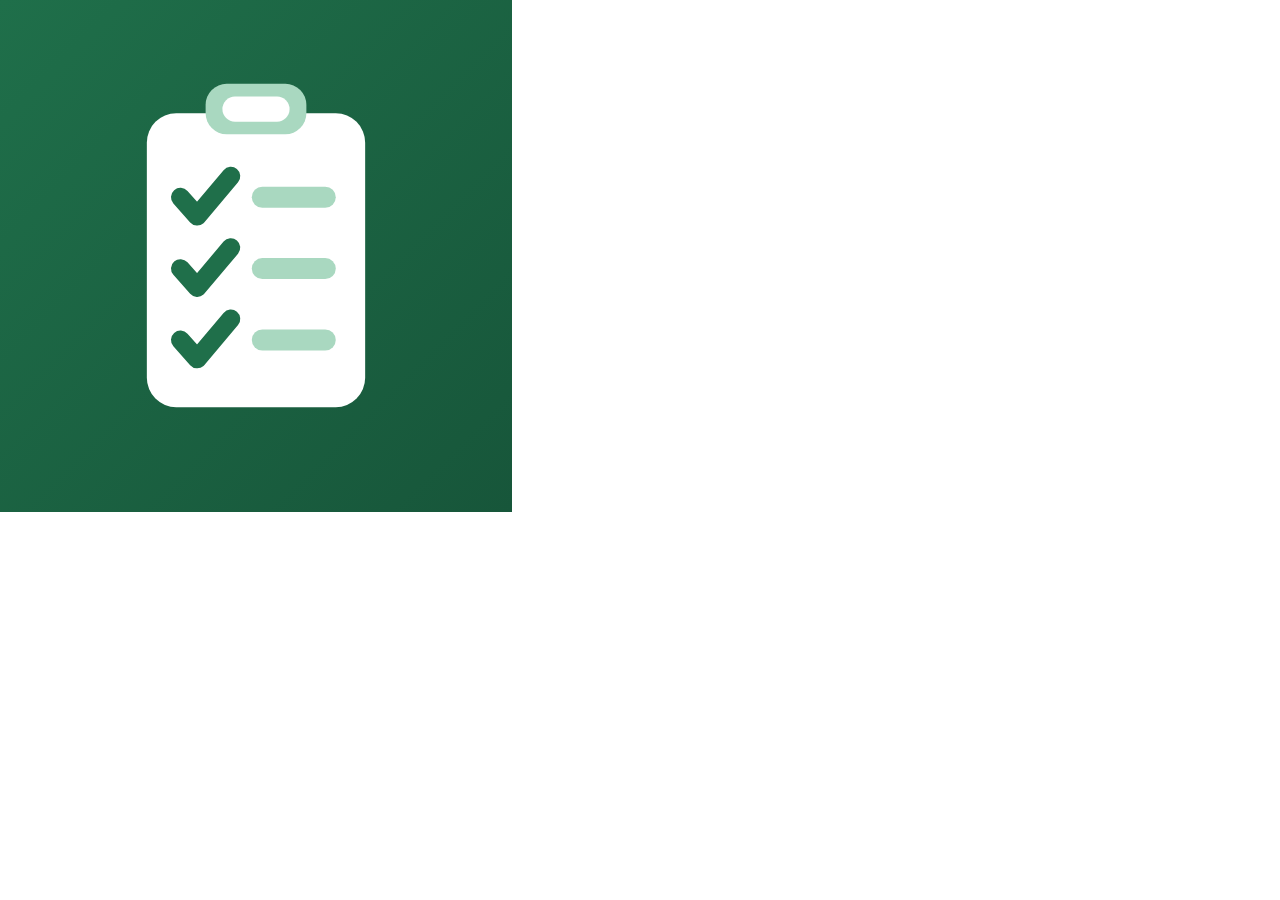
<file: tools/make-icons.html>
<!DOCTYPE html>
<html>
<head>
<meta charset="utf-8">
<title>Icon maker</title>
<style>html,body{margin:0;padding:0;background:#fff;overflow:hidden}canvas{display:block}</style>
</head>
<body>
<!-- Draws the app icon. Open with a hash like #512-any, #192-any or #512-maskable,
     set the browser window to exactly that size, and screenshot the page. -->
<canvas id="c"></canvas>
<script>
(function () {
  var parts = (location.hash || "#512-any").replace("#", "").split("-");
  var S = parseInt(parts[0], 10) || 512;
  var maskable = parts[1] === "maskable";

  var c = document.getElementById("c");
  c.width = S; c.height = S;
  var g = c.getContext("2d");

  var GREEN = "#1f6f4a";
  var GREEN_DARK = "#17563a";
  var PALE = "#a9d8c0";

  function roundRect(ctx, x, y, w, h, r) {
    ctx.beginPath();
    ctx.moveTo(x + r, y);
    ctx.arcTo(x + w, y, x + w, y + h, r);
    ctx.arcTo(x + w, y + h, x, y + h, r);
    ctx.arcTo(x, y + h, x, y, r);
    ctx.arcTo(x, y, x + w, y, r);
    ctx.closePath();
  }

  /* background */
  var grad = g.createLinearGradient(0, 0, S, S);
  grad.addColorStop(0, GREEN);
  grad.addColorStop(1, GREEN_DARK);
  /* Full-bleed square on purpose. Phones round the corners themselves, and a
     square avoids white corners because these PNGs have no transparency. */
  g.fillStyle = grad;
  g.fillRect(0, 0, S, S);

  /* work in a 100 x 100 space, centred, so the drawing is the same at any size */
  var contentScale = maskable ? 0.62 : 0.82;
  var k = (S / 100) * contentScale;
  g.translate((S - 100 * k) / 2, (S - 100 * k) / 2);
  g.scale(k, k);

  /* clipboard page */
  g.fillStyle = "#ffffff";
  roundRect(g, 24, 16, 52, 70, 7);
  g.fill();

  /* clip at the top */
  g.fillStyle = PALE;
  roundRect(g, 38, 9, 24, 12, 5);
  g.fill();
  g.fillStyle = "#ffffff";
  roundRect(g, 42, 12, 16, 6, 3);
  g.fill();

  /* three ticked-off lines */
  var rows = [36, 53, 70];
  rows.forEach(function (y) {
    g.strokeStyle = GREEN;
    g.lineWidth = 4.5;
    g.lineCap = "round";
    g.lineJoin = "round";
    g.beginPath();
    g.moveTo(32, y);
    g.lineTo(36, y + 4.5);
    g.lineTo(44, y - 5);
    g.stroke();

    g.fillStyle = PALE;
    roundRect(g, 49, y - 2.5, 20, 5, 2.5);
    g.fill();
  });
})();
</script>
</body>
</html>
</file>
<file: styles.css>
/* =============================================================
   PLANT GUIDE — styles
   -------------------------------------------------------------
   Two complete looks, switched by the data-theme attribute on
   <html>:

     data-theme="control"      Control Room  — dark, glowing,
                               like the FactoryTalk screens.
     data-theme="industrial"   Bold Industrial — high contrast,
                               heavy type, safety-sign feel.

   Everything below is driven by the variables in each theme
   block, so adding a third look later means adding one block.
   ============================================================= */

/* =============================================================
   1. THEME: CONTROL ROOM (dark)
   ============================================================= */

:root,
[data-theme="control"] {
  --bg:            #070b0a;
  --bg-grad:       radial-gradient(1200px 620px at 18% -8%, #10211b 0%, transparent 62%),
                   radial-gradient(900px 520px at 88% 4%, #0d1b26 0%, transparent 58%),
                   linear-gradient(180deg, #070b0a 0%, #05080a 100%);
  --panel:         rgba(19, 29, 26, .82);
  --panel-solid:   #121c19;
  --panel-raised:  linear-gradient(165deg, rgba(34,50,45,.92) 0%, rgba(16,26,23,.92) 100%);
  --panel-hover:   rgba(27, 42, 37, .92);
  --line:          rgba(104, 150, 136, .22);
  --line-strong:   rgba(104, 150, 136, .40);

  --ink:           #e4f1ec;
  --ink-soft:      #8ba9a1;
  --ink-faint:     #5d7a73;

  --accent:        #2ce08c;
  --accent-ink:    #04150d;
  --accent-soft:   rgba(44, 224, 140, .14);
  --accent-line:   rgba(44, 224, 140, .45);

  --amber:         #ffb74d;
  --amber-soft:    rgba(255, 183, 77, .12);
  --amber-line:    rgba(255, 183, 77, .42);

  --red:           #ff6b60;
  --red-soft:      rgba(255, 107, 96, .12);
  --red-line:      rgba(255, 107, 96, .42);

  --blue:          #4fc3f7;
  --blue-soft:     rgba(79, 195, 247, .12);
  --blue-line:     rgba(79, 195, 247, .40);

  --violet:        #b794f6;

  --radius:        16px;
  --radius-sm:     11px;
  --radius-lg:     22px;

  --shadow:        0 1px 0 rgba(255,255,255,.04) inset,
                   0 18px 40px -22px rgba(0,0,0,.9);
  --shadow-lift:   0 1px 0 rgba(255,255,255,.07) inset,
                   0 26px 54px -20px rgba(0,0,0,.95);
  --glow:          0 0 0 1px var(--accent-line), 0 0 26px -6px rgba(44,224,140,.45);

  --font:          ui-sans-serif, system-ui, -apple-system, "Segoe UI", Roboto, Helvetica, Arial, sans-serif;
  --font-mono:     ui-monospace, "SF Mono", SFMono-Regular, Menlo, Consolas, "Liberation Mono", monospace;
  --head-weight:   700;
  --head-tracking: -0.015em;
  --head-transform:none;
  --label-tracking:.10em;

  --border-w:      1px;
  --tile-skin:     var(--panel-raised);
  --map-canvas:    #080e0c;
  --map-grid:      rgba(104, 150, 136, .09);
  --map-node:      rgba(22, 34, 30, .96);
  --flow-anim:     1;
}

/* =============================================================
   2. THEME: BOLD INDUSTRIAL (high contrast)
   ============================================================= */

[data-theme="industrial"] {
  --bg:            #e8e4da;
  --bg-grad:       linear-gradient(180deg, #edeae1 0%, #e2ded3 100%);
  --panel:         #ffffff;
  --panel-solid:   #ffffff;
  --panel-raised:  #ffffff;
  --panel-hover:   #fffdf2;
  --line:          #15130f;
  --line-strong:   #15130f;

  --ink:           #15130f;
  --ink-soft:      #4e4a42;
  --ink-faint:     #6f6a60;

  --accent:        #0b7a3f;
  --accent-ink:    #ffffff;
  --accent-soft:   #d8f0e2;
  --accent-line:   #0b7a3f;

  --amber:         #a35a00;
  --amber-soft:    #ffd400;
  --amber-line:    #15130f;

  --red:           #b3160f;
  --red-soft:      #ffd9d6;
  --red-line:      #15130f;

  --blue:          #11399e;
  --blue-soft:     #d9e2ff;
  --blue-line:     #15130f;

  --violet:        #5b2bb8;

  --radius:        4px;
  --radius-sm:     3px;
  --radius-lg:     6px;

  --shadow:        5px 5px 0 0 #15130f;
  --shadow-lift:   8px 8px 0 0 #15130f;
  --glow:          0 0 0 3px #ffd400, 5px 5px 0 0 #15130f;

  --font:          ui-sans-serif, system-ui, -apple-system, "Segoe UI", Roboto, Helvetica, Arial, sans-serif;
  --font-mono:     ui-monospace, "SF Mono", SFMono-Regular, Menlo, Consolas, "Liberation Mono", monospace;
  --head-weight:   900;
  --head-tracking: -0.02em;
  --head-transform:uppercase;
  --label-tracking:.14em;

  --border-w:      3px;
  --tile-skin:     #ffffff;
  --map-canvas:    #faf8f3;
  --map-grid:      rgba(21, 19, 15, .09);
  --map-node:      #ffffff;
  --flow-anim:     0;
}

/* =============================================================
   3. RESET AND BASE
   ============================================================= */

* { box-sizing: border-box; }

html, body { margin: 0; padding: 0; }

html {
  background: var(--bg);
  -webkit-text-size-adjust: 100%;
}

body {
  font-family: var(--font);
  background: var(--bg);
  background-image: var(--bg-grad);
  background-attachment: fixed;
  color: var(--ink);
  font-size: 16.5px;
  line-height: 1.55;
  min-height: 100vh;
  overflow-x: hidden;
}

button, input, textarea, select { font: inherit; color: inherit; }
button { -webkit-tap-highlight-color: transparent; }

:focus-visible {
  outline: 3px solid var(--accent);
  outline-offset: 2px;
  border-radius: var(--radius-sm);
}

h1 {
  font-size: clamp(25px, 3.4vw, 36px);
  font-weight: var(--head-weight);
  letter-spacing: var(--head-tracking);
  text-transform: var(--head-transform);
  margin: 0 0 8px;
  line-height: 1.12;
}

h2 {
  font-size: clamp(18px, 2vw, 22px);
  font-weight: var(--head-weight);
  letter-spacing: var(--label-tracking);
  text-transform: uppercase;
  margin: 38px 0 16px;
  color: var(--ink-soft);
  display: flex;
  align-items: center;
  gap: 14px;
}
h2::after {
  content: "";
  flex: 1;
  height: var(--border-w);
  background: var(--line);
}
[data-theme="industrial"] h2 { color: var(--ink); }

h3 {
  margin: 0 0 12px;
  font-size: 16px;
  font-weight: 800;
  letter-spacing: var(--label-tracking);
  text-transform: uppercase;
  color: var(--ink-soft);
}
[data-theme="industrial"] h3 { color: var(--ink); }

.lede { color: var(--ink-soft); margin: 0 0 24px; max-width: 70ch; }

.num { font-variant-numeric: tabular-nums; font-feature-settings: "tnum"; }

/* =============================================================
   4. DRAFT BANNER
   ============================================================= */

.draft-banner {
  position: relative;
  padding: 9px 18px;
  font-size: 13.5px;
  text-align: center;
  color: var(--amber);
  background: var(--amber-soft);
  border-bottom: var(--border-w) solid var(--amber-line);
  letter-spacing: .01em;
}
.draft-banner strong { letter-spacing: .06em; }

[data-theme="industrial"] .draft-banner {
  color: var(--ink);
  background: repeating-linear-gradient(
    135deg, #ffd400 0 18px, #15130f 18px 36px
  );
  padding: 0;
  border-bottom: 3px solid #15130f;
}
[data-theme="industrial"] .draft-banner > span {
  display: block;
  background: #ffd400;
  margin: 5px 0;
  padding: 7px 18px;
  font-weight: 800;
}

/* =============================================================
   5. TOP BAR
   ============================================================= */

.topbar {
  position: sticky;
  top: 0;
  z-index: 40;
  display: flex;
  align-items: center;
  gap: 12px;
  padding: 12px clamp(14px, 3vw, 28px);
  background: var(--panel);
  border-bottom: var(--border-w) solid var(--line);
  backdrop-filter: blur(16px) saturate(140%);
  -webkit-backdrop-filter: blur(16px) saturate(140%);
}
[data-theme="industrial"] .topbar {
  background: #15130f;
  backdrop-filter: none;
  -webkit-backdrop-filter: none;
  border-bottom: 3px solid #15130f;
}

.brand {
  display: flex; align-items: center; gap: 12px;
  min-width: 0; margin-right: auto;
  color: inherit; text-decoration: none;
}
.brand:hover .brand-name { color: var(--accent); }
[data-theme="industrial"] .brand:hover .brand-name { color: #ffd400; }

.brand-mark {
  flex: 0 0 auto;
  width: 40px; height: 40px;
  display: grid; place-items: center;
  border-radius: var(--radius-sm);
  background: var(--accent-soft);
  border: var(--border-w) solid var(--accent-line);
  color: var(--accent);
}
[data-theme="industrial"] .brand-mark {
  background: #ffd400; border-color: #ffd400; color: #15130f;
}
.brand-mark svg { width: 24px; height: 24px; }

.brand-text { display: flex; flex-direction: column; min-width: 0; }
.brand-name {
  font-weight: 800;
  font-size: 15.5px;
  letter-spacing: .01em;
  white-space: nowrap; overflow: hidden; text-overflow: ellipsis;
}
.brand-sub {
  font-size: 11px;
  color: var(--ink-faint);
  letter-spacing: var(--label-tracking);
  text-transform: uppercase;
  white-space: nowrap; overflow: hidden; text-overflow: ellipsis;
}
[data-theme="industrial"] .brand-name { color: #fff; }
[data-theme="industrial"] .brand-sub { color: #b8b2a6; }

.nav-btn {
  flex: 0 0 auto;
  height: 42px;
  padding: 0 15px;
  display: inline-flex; align-items: center; gap: 8px;
  border: var(--border-w) solid var(--line);
  border-radius: var(--radius-sm);
  background: transparent;
  color: var(--ink-soft);
  font-size: 14px; font-weight: 700;
  cursor: pointer;
  transition: background .14s, color .14s, border-color .14s, transform .08s;
}
.nav-btn svg { width: 17px; height: 17px; flex: 0 0 auto; }
.nav-btn:hover { color: var(--ink); border-color: var(--line-strong); background: var(--panel-hover); }
.nav-btn:active { transform: translateY(1px); }
[data-theme="industrial"] .nav-btn {
  border-color: #4a453c; color: #e8e4da; background: #241f19;
}
[data-theme="industrial"] .nav-btn:hover { background: #ffd400; color: #15130f; border-color: #ffd400; }

.search { display: flex; gap: 8px; flex: 0 1 320px; min-width: 0; }
.search-wrap { position: relative; flex: 1 1 auto; min-width: 0; }
.search-wrap svg {
  position: absolute; left: 12px; top: 50%; transform: translateY(-50%);
  width: 16px; height: 16px; color: var(--ink-faint); pointer-events: none;
}
.search input {
  width: 100%;
  height: 42px;
  padding: 0 14px 0 36px;
  border: var(--border-w) solid var(--line);
  border-radius: var(--radius-sm);
  background: var(--bg);
  color: var(--ink);
}
.search input::placeholder { color: var(--ink-faint); }
.search input:focus { border-color: var(--accent-line); outline: none; box-shadow: var(--glow); }
[data-theme="industrial"] .search input { background: #fff; border-color: #15130f; }

.search button {
  height: 42px; padding: 0 16px;
  border: var(--border-w) solid var(--accent-line);
  border-radius: var(--radius-sm);
  background: var(--accent); color: var(--accent-ink);
  font-weight: 800; cursor: pointer;
  transition: filter .14s, transform .08s;
}
.search button:hover { filter: brightness(1.1); }
.search button:active { transform: translateY(1px); }

/* =============================================================
   6. LAYOUT
   ============================================================= */

.view {
  max-width: 1120px;
  margin: 0 auto;
  padding: clamp(20px, 3vw, 34px) clamp(14px, 3vw, 28px) 70px;
  animation: pageIn .26s cubic-bezier(.2, .7, .3, 1);
}
.view.wide { max-width: none; padding-left: clamp(10px, 2vw, 20px); padding-right: clamp(10px, 2vw, 20px); }

@keyframes pageIn {
  from { opacity: 0; transform: translateY(10px); }
  to   { opacity: 1; transform: none; }
}
@media (prefers-reduced-motion: reduce) {
  .view { animation: none; }
}

.footer {
  max-width: 1120px;
  margin: 0 auto;
  padding: 16px clamp(14px, 3vw, 28px) 36px;
  display: flex; justify-content: space-between; gap: 14px; flex-wrap: wrap;
  color: var(--ink-faint);
  font-size: 12.5px;
  border-top: var(--border-w) solid var(--line);
}

/* =============================================================
   7. HERO (home)
   ============================================================= */

.hero {
  position: relative;
  overflow: hidden;
  border: var(--border-w) solid var(--line);
  border-radius: var(--radius-lg);
  background: var(--panel-raised);
  box-shadow: var(--shadow);
  padding: clamp(22px, 4vw, 40px);
  margin: 0 0 34px;
}
.hero::before {
  content: "";
  position: absolute; inset: 0;
  background:
    radial-gradient(640px 300px at 92% -40%, var(--accent-soft) 0%, transparent 70%),
    linear-gradient(90deg, transparent 0%, transparent 100%);
  pointer-events: none;
}
[data-theme="industrial"] .hero::before { display: none; }
[data-theme="industrial"] .hero {
  border-left: 14px solid #ffd400;
}
.hero > * { position: relative; }

.hero-eyebrow {
  display: inline-flex; align-items: center; gap: 9px;
  font-size: 11.5px; font-weight: 800;
  letter-spacing: var(--label-tracking); text-transform: uppercase;
  color: var(--accent);
  margin: 0 0 12px;
}
.hero-eyebrow .pulse {
  width: 8px; height: 8px; border-radius: 50%;
  background: var(--accent);
  box-shadow: 0 0 0 0 var(--accent);
  animation: pulse 2.4s ease-out infinite;
}
@keyframes pulse {
  0%   { box-shadow: 0 0 0 0 var(--accent-line); }
  70%  { box-shadow: 0 0 0 10px transparent; }
  100% { box-shadow: 0 0 0 0 transparent; }
}
.hero h1 { margin-bottom: 10px; }
.hero-sub { color: var(--ink-soft); margin: 0; max-width: 60ch; }

.hero-stats {
  display: flex; flex-wrap: wrap; gap: 10px;
  margin: 24px 0 0;
}
.stat {
  flex: 1 1 128px;
  padding: 13px 16px;
  border: var(--border-w) solid var(--line);
  border-radius: var(--radius-sm);
  background: var(--panel);
}
.stat b {
  display: block;
  font-size: 25px; font-weight: 800; line-height: 1.1;
  font-variant-numeric: tabular-nums;
  color: var(--accent);
}
[data-theme="industrial"] .stat b { color: var(--ink); }
.stat span {
  display: block; margin-top: 3px;
  font-size: 11px; letter-spacing: var(--label-tracking); text-transform: uppercase;
  color: var(--ink-faint);
}

/* =============================================================
   8. TILES
   ============================================================= */

.tile-grid {
  display: grid;
  grid-template-columns: repeat(auto-fill, minmax(258px, 1fr));
  gap: 14px;
}
.tile-grid.two { grid-template-columns: repeat(auto-fit, minmax(330px, 1fr)); }

.tile {
  position: relative;
  display: flex; flex-direction: column; gap: 4px;
  text-align: left; width: 100%; cursor: pointer;
  padding: 20px;
  border: var(--border-w) solid var(--line);
  border-radius: var(--radius);
  background: var(--tile-skin);
  box-shadow: var(--shadow);
  color: var(--ink);
  overflow: hidden;
  transition: transform .14s cubic-bezier(.2,.7,.3,1), box-shadow .14s, border-color .14s;
}
.tile::after {
  content: "";
  position: absolute; left: 0; top: 0; bottom: 0; width: 4px;
  background: var(--tile-accent, transparent);
  transition: width .14s;
}
.tile:hover {
  transform: translateY(-3px);
  border-color: var(--tile-accent, var(--line-strong));
  box-shadow: var(--shadow-lift);
}
.tile:hover::after { width: 6px; }
.tile:active { transform: translateY(0); }

.tile-icon {
  width: 46px; height: 46px;
  display: grid; place-items: center;
  margin-bottom: 12px;
  border-radius: var(--radius-sm);
  background: var(--tile-tint, var(--accent-soft));
  border: var(--border-w) solid var(--tile-accent, var(--accent-line));
  color: var(--tile-accent, var(--accent));
  flex: 0 0 auto;
}
.tile-icon svg { width: 26px; height: 26px; }
.tile-icon .glyph { font-size: 22px; line-height: 1; }

.tile-title { font-weight: 800; font-size: 17px; letter-spacing: -.01em; }
.tile-sub { color: var(--ink-soft); font-size: 13.5px; }
.tile-meta {
  margin-top: 12px;
  font-size: 11px; font-weight: 800;
  letter-spacing: var(--label-tracking); text-transform: uppercase;
  color: var(--ink-faint);
  display: flex; align-items: center; gap: 7px;
}

/* the two big ones */
.tile.hero-tile { padding: 26px; }
.tile.hero-tile .tile-title { font-size: 21px; }
.tile.hero-tile .tile-icon { width: 56px; height: 56px; }
.tile.hero-tile .tile-icon svg { width: 32px; height: 32px; }

/* =============================================================
   9. BADGES, CHIPS
   ============================================================= */

.badge {
  display: inline-flex; align-items: center; gap: 6px;
  padding: 4px 11px;
  border-radius: 999px;
  font-size: 11px; font-weight: 800;
  letter-spacing: var(--label-tracking); text-transform: uppercase;
  white-space: nowrap;
  border: var(--border-w) solid;
}
[data-theme="industrial"] .badge { border-radius: 3px; }
.badge.draft { background: var(--amber-soft); color: var(--amber); border-color: var(--amber-line); }
.badge.ok    { background: var(--accent-soft); color: var(--accent); border-color: var(--accent-line); }
.badge.dot::before {
  content: ""; width: 6px; height: 6px; border-radius: 50%; background: currentColor;
}
[data-theme="industrial"] .badge.draft { color: var(--ink); }

.chips { display: flex; flex-wrap: wrap; gap: 8px; margin: 0; padding: 0; list-style: none; }
.chips li {
  padding: 6px 13px;
  font-size: 13.5px; font-weight: 600;
  border: var(--border-w) solid var(--line);
  border-radius: 999px;
  background: var(--panel);
  color: var(--ink-soft);
}
[data-theme="industrial"] .chips li { border-radius: 3px; color: var(--ink); }

/* =============================================================
   10. CALLOUTS
   ============================================================= */

.callout {
  position: relative;
  padding: 15px 18px 15px 20px;
  margin: 0 0 16px;
  border: var(--border-w) solid;
  border-left-width: 5px;
  border-radius: var(--radius-sm);
  font-size: 15px;
}
.callout strong {
  display: block; margin-bottom: 4px;
  font-size: 12px; font-weight: 800;
  letter-spacing: var(--label-tracking); text-transform: uppercase;
}
.callout.danger { background: var(--red-soft);    border-color: var(--red-line);    color: var(--red); }
.callout.warn   { background: var(--amber-soft);  border-color: var(--amber-line);  color: var(--amber); }
.callout.info   { background: var(--blue-soft);   border-color: var(--blue-line);   color: var(--blue); }
.callout.good   { background: var(--accent-soft); border-color: var(--accent-line); color: var(--accent); }
[data-theme="industrial"] .callout { color: var(--ink); }
[data-theme="industrial"] .callout.danger { border-left-color: #b3160f; }
[data-theme="industrial"] .callout.warn   { border-left-color: #ffd400; }
[data-theme="industrial"] .callout.info   { border-left-color: #11399e; }
[data-theme="industrial"] .callout.good   { border-left-color: #0b7a3f; }

/* =============================================================
   11. CARDS
   ============================================================= */

.card {
  padding: 20px;
  margin: 0 0 16px;
  border: var(--border-w) solid var(--line);
  border-radius: var(--radius);
  background: var(--panel);
  box-shadow: var(--shadow);
}
.card-row { display: grid; grid-template-columns: repeat(auto-fit, minmax(270px, 1fr)); gap: 16px; }
.card-row .card { margin: 0; }

.kv {
  display: flex; justify-content: space-between; align-items: baseline; gap: 16px;
  padding: 10px 0;
  border-bottom: 1px solid var(--line);
  font-size: 15px;
}
.kv:last-of-type { border-bottom: 0; padding-bottom: 0; }
.kv > span { color: var(--ink-soft); }
.kv > b { text-align: right; font-variant-numeric: tabular-nums; }

/* readings, shown like instruments */
.gauges { display: grid; grid-template-columns: repeat(auto-fit, minmax(154px, 1fr)); gap: 12px; }
.gauge {
  padding: 15px 16px;
  border: var(--border-w) solid var(--line);
  border-radius: var(--radius-sm);
  background: var(--bg);
  position: relative;
  overflow: hidden;
}
.gauge::before {
  content: "";
  position: absolute; left: 0; right: 0; top: 0; height: 3px;
  background: linear-gradient(90deg, var(--accent), transparent);
}
[data-theme="industrial"] .gauge::before { background: #ffd400; height: 5px; }
.gauge-k {
  display: block;
  font-size: 10.5px; font-weight: 800;
  letter-spacing: var(--label-tracking); text-transform: uppercase;
  color: var(--ink-faint);
  margin-bottom: 6px;
}
.gauge-v {
  display: block;
  font-family: var(--font-mono);
  font-size: 19px; font-weight: 700;
  font-variant-numeric: tabular-nums;
  color: var(--accent);
  line-height: 1.25;
  word-break: break-word;
}
[data-theme="industrial"] .gauge-v { color: var(--ink); }

/* =============================================================
   12. SIGN OFF + PROGRESS
   ============================================================= */

.signoff { display: flex; flex-wrap: wrap; gap: 14px; }
.field { display: flex; flex-direction: column; gap: 5px; flex: 1 1 200px; }
.field > span, .field { font-size: 12px; }
.field > span {
  font-weight: 800; letter-spacing: var(--label-tracking); text-transform: uppercase;
  color: var(--ink-faint);
}
.field input, .field textarea {
  padding: 11px 13px;
  border: var(--border-w) solid var(--line);
  border-radius: var(--radius-sm);
  background: var(--bg);
  color: var(--ink);
  font-size: 15.5px;
}
.field input:focus, .field textarea:focus {
  outline: none; border-color: var(--accent-line); box-shadow: var(--glow);
}
[data-theme="industrial"] .field input,
[data-theme="industrial"] .field textarea { background: #fff; }

.progress-wrap { position: sticky; top: 68px; z-index: 20; margin: 0 0 20px; }
.progress-card {
  display: flex; align-items: center; gap: 16px; flex-wrap: wrap;
  padding: 13px 18px;
  border: var(--border-w) solid var(--line);
  border-radius: var(--radius);
  background: var(--panel);
  box-shadow: var(--shadow);
  backdrop-filter: blur(14px);
  -webkit-backdrop-filter: blur(14px);
}
[data-theme="industrial"] .progress-card { backdrop-filter: none; -webkit-backdrop-filter: none; }
.count {
  font-weight: 800; font-size: 14px; white-space: nowrap;
  font-variant-numeric: tabular-nums;
  letter-spacing: .01em;
}
.bar {
  flex: 1 1 170px; height: 10px;
  border-radius: 999px;
  background: var(--bg);
  border: 1px solid var(--line);
  overflow: hidden;
}
[data-theme="industrial"] .bar { border-radius: 2px; border-width: 2px; height: 14px; }
.bar > span {
  display: block; height: 100%; width: 0;
  background: linear-gradient(90deg, var(--accent), color-mix(in srgb, var(--accent) 60%, var(--blue)));
  box-shadow: 0 0 14px -2px var(--accent);
  transition: width .3s cubic-bezier(.2,.7,.3,1);
}
[data-theme="industrial"] .bar > span { background: #0b7a3f; box-shadow: none; }

.saved-flag { font-size: 12.5px; color: var(--ink-faint); white-space: nowrap; }
.saved-flag.just { color: var(--accent); font-weight: 800; }

/* =============================================================
   13. STEPS
   ============================================================= */

.steps { list-style: none; margin: 0; padding: 0; }

.step {
  position: relative;
  display: flex; gap: 16px; align-items: flex-start;
  padding: 18px 20px;
  margin: 0 0 12px;
  border: var(--border-w) solid var(--line);
  border-radius: var(--radius);
  background: var(--panel);
  box-shadow: var(--shadow);
  transition: border-color .16s, background .16s, transform .1s;
}
.step:hover { border-color: var(--line-strong); }
.step.done {
  background: var(--accent-soft);
  border-color: var(--accent-line);
}
.step.done .step-title { opacity: .62; text-decoration: line-through; text-decoration-thickness: 2px; }

.step-check {
  flex: 0 0 auto;
  width: 30px; height: 30px; margin: 1px 0 0;
  accent-color: var(--accent);
  cursor: pointer;
}
.step-body { flex: 1 1 auto; min-width: 0; }
.step-head { display: flex; align-items: flex-start; gap: 11px; }

.step-no {
  flex: 0 0 auto;
  min-width: 28px; height: 28px;
  display: grid; place-items: center;
  padding: 0 7px;
  border-radius: var(--radius-sm);
  background: var(--accent); color: var(--accent-ink);
  font-size: 13px; font-weight: 800;
  font-variant-numeric: tabular-nums;
}
[data-theme="industrial"] .step-no { border: 2px solid #15130f; }
.step-title { font-weight: 700; font-size: 16.5px; }
.step-detail { margin: 10px 0 0; color: var(--ink-soft); }

.step-meta {
  display: flex; gap: 8px; flex-wrap: wrap; margin-top: 12px;
}
.step-meta > span {
  display: inline-flex; align-items: center; gap: 6px;
  padding: 4px 10px;
  border: 1px solid var(--line);
  border-radius: 999px;
  font-size: 12px;
  color: var(--ink-faint);
}
[data-theme="industrial"] .step-meta > span { border-radius: 3px; border-width: 2px; color: var(--ink-soft); }
.step-meta b { color: var(--ink); font-weight: 700; }

.step-checks { margin: 12px 0 0; padding: 0; list-style: none; }
.step-checks li {
  position: relative;
  padding: 3px 0 3px 24px;
  font-size: 14.5px;
  color: var(--ink-soft);
}
.step-checks li::before {
  content: "";
  position: absolute; left: 2px; top: 10px;
  width: 11px; height: 6px;
  border-left: 2.4px solid var(--accent);
  border-bottom: 2.4px solid var(--accent);
  transform: rotate(-45deg);
}

/* alarms are not good news, so they do not get a green tick */
.step-checks.alarm li::before {
  width: 9px; height: 9px;
  top: 9px; left: 3px;
  border: 0; border-radius: 50%;
  background: var(--red);
  transform: none;
  box-shadow: 0 0 0 3px var(--red-soft);
}

.step-warn {
  margin-top: 12px;
  padding: 11px 14px;
  border: var(--border-w) solid var(--red-line);
  border-left-width: 4px;
  border-radius: var(--radius-sm);
  background: var(--red-soft);
  color: var(--red);
  font-size: 14px;
}
[data-theme="industrial"] .step-warn { color: var(--ink); }
.step-warn b { letter-spacing: .04em; text-transform: uppercase; font-size: 12px; }

/* =============================================================
   14. BUTTONS
   ============================================================= */

.btn-row { display: flex; gap: 10px; flex-wrap: wrap; margin: 22px 0; }

.btn {
  display: inline-flex; align-items: center; justify-content: center; gap: 9px;
  min-height: 46px;
  padding: 11px 19px;
  border: var(--border-w) solid var(--line);
  border-radius: var(--radius-sm);
  background: var(--panel);
  color: var(--ink);
  font-weight: 700; font-size: 15px;
  cursor: pointer;
  transition: background .14s, border-color .14s, transform .08s, box-shadow .14s;
}
.btn svg { width: 17px; height: 17px; flex: 0 0 auto; }
.btn:hover { border-color: var(--line-strong); background: var(--panel-hover); }
.btn:active { transform: translateY(1px); }

.btn.primary {
  background: var(--accent); border-color: var(--accent-line); color: var(--accent-ink);
}
.btn.primary:hover { filter: brightness(1.1); background: var(--accent); }
.btn.ghost { background: transparent; }
.btn.danger { background: var(--red-soft); border-color: var(--red-line); color: var(--red); }
[data-theme="industrial"] .btn.danger { color: var(--ink); }
.btn.small { min-height: 36px; padding: 6px 13px; font-size: 13.5px; }
.btn.wide { width: 100%; }

[data-theme="industrial"] .btn { box-shadow: 3px 3px 0 0 #15130f; }
[data-theme="industrial"] .btn:active { box-shadow: 1px 1px 0 0 #15130f; transform: translate(2px, 2px); }

/* =============================================================
   15. TROUBLESHOOTING
   ============================================================= */

.ask-card {
  padding: clamp(22px, 3.4vw, 34px);
  border: var(--border-w) solid var(--line);
  border-radius: var(--radius-lg);
  background: var(--panel-raised);
  box-shadow: var(--shadow-lift);
  position: relative;
  overflow: hidden;
}
.ask-card::before {
  content: "";
  position: absolute; inset: 0;
  background: radial-gradient(520px 240px at 86% -30%, var(--amber-soft) 0%, transparent 70%);
  pointer-events: none;
}
[data-theme="industrial"] .ask-card::before { display: none; }
.ask-card > * { position: relative; }

.ask-step {
  font-size: 11.5px; font-weight: 800;
  letter-spacing: var(--label-tracking); text-transform: uppercase;
  color: var(--amber);
  margin: 0 0 10px;
}
.ask-q { font-size: clamp(20px, 2.6vw, 26px); font-weight: 800; margin: 0 0 8px; line-height: 1.25; }
.ask-hint { color: var(--ink-soft); margin: 0 0 22px; }

.ask-options { display: grid; gap: 11px; }
.ask-option {
  display: flex; align-items: center; gap: 14px;
  text-align: left; cursor: pointer;
  padding: 17px 19px;
  border: var(--border-w) solid var(--line);
  border-radius: var(--radius);
  background: var(--panel);
  color: var(--ink);
  font-weight: 700; font-size: 16.5px;
  transition: border-color .14s, background .14s, transform .1s;
}
.ask-option:hover {
  border-color: var(--accent-line); background: var(--accent-soft); transform: translateX(3px);
}
.ask-option .key {
  flex: 0 0 auto;
  width: 28px; height: 28px;
  display: grid; place-items: center;
  border: var(--border-w) solid var(--line);
  border-radius: var(--radius-sm);
  font-size: 13px; font-weight: 800;
  color: var(--ink-faint);
}
.ask-option:hover .key { border-color: var(--accent-line); color: var(--accent); }

.trail { list-style: none; margin: 0 0 20px; padding: 0; }
.trail li {
  display: flex; gap: 10px; align-items: baseline;
  padding: 9px 0 9px 16px;
  border-left: var(--border-w) solid var(--line);
  font-size: 14px; color: var(--ink-faint);
  position: relative;
}
.trail li::before {
  content: "";
  position: absolute; left: -5px; top: 15px;
  width: 8px; height: 8px; border-radius: 50%;
  background: var(--accent-line);
}
.trail b { color: var(--ink); }

.fix-head {
  display: flex; align-items: center; gap: 14px;
  padding: 18px 20px;
  margin: 0 0 18px;
  border: var(--border-w) solid var(--accent-line);
  border-radius: var(--radius);
  background: var(--accent-soft);
}
.fix-head h2 {
  margin: 0; color: var(--accent); font-size: clamp(18px, 2.4vw, 23px);
  letter-spacing: var(--head-tracking); text-transform: none;
}
.fix-head h2::after { display: none; }
[data-theme="industrial"] .fix-head h2 { color: var(--ink); }
.fix-head .tick {
  flex: 0 0 auto; width: 38px; height: 38px;
  display: grid; place-items: center;
  border-radius: 50%;
  background: var(--accent); color: var(--accent-ink);
}
[data-theme="industrial"] .fix-head .tick { border-radius: 3px; border: 2px solid #15130f; }

/* =============================================================
   16. RESULT ROWS (search, fault list)
   ============================================================= */

.result {
  display: flex; align-items: center; gap: 15px;
  width: 100%; text-align: left; cursor: pointer;
  padding: 15px 18px;
  margin: 0 0 10px;
  border: var(--border-w) solid var(--line);
  border-radius: var(--radius);
  background: var(--panel);
  color: var(--ink);
  transition: border-color .14s, background .14s, transform .1s;
}
.result:hover { border-color: var(--accent-line); background: var(--panel-hover); transform: translateX(3px); }
.result-ico {
  flex: 0 0 auto; width: 40px; height: 40px;
  display: grid; place-items: center;
  border: var(--border-w) solid var(--line);
  border-radius: var(--radius-sm);
  background: var(--bg);
  color: var(--accent);
  font-size: 19px;
}
.result-ico svg { width: 22px; height: 22px; }
.result-body { min-width: 0; flex: 1 1 auto; }
.result-kind {
  display: block;
  font-size: 10.5px; font-weight: 800;
  letter-spacing: var(--label-tracking); text-transform: uppercase;
  color: var(--ink-faint);
}
.result-title { display: block; font-weight: 700; margin: 2px 0; }
.result-snip { display: block; color: var(--ink-soft); font-size: 13.5px; }
.result-go { flex: 0 0 auto; color: var(--ink-faint); }
.result:hover .result-go { color: var(--accent); }

.empty {
  padding: 46px 20px; text-align: center;
  color: var(--ink-faint);
  border: var(--border-w) dashed var(--line);
  border-radius: var(--radius);
}

/* =============================================================
   17. PLANT MAP — full area, no squinting
   ============================================================= */

.map-page {
  display: flex; flex-direction: column;
  gap: 12px;
}

.map-head {
  display: flex; align-items: center; gap: 16px; flex-wrap: wrap;
}
.map-head h1 { margin: 0; }
.map-head .lede { margin: 0; }
.map-headtext { min-width: 0; flex: 1 1 320px; }

/* the stage fills what is left of the screen */
.map-stage {
  position: relative;
  height: var(--stage-h, 70vh);
  min-height: 380px;
  border: var(--border-w) solid var(--line);
  border-radius: var(--radius);
  background: var(--map-canvas);
  background-image:
    linear-gradient(var(--map-grid) 1px, transparent 1px),
    linear-gradient(90deg, var(--map-grid) 1px, transparent 1px);
  background-size: 34px 34px;
  box-shadow: var(--shadow);
  overflow: hidden;
}

.map-scroll {
  position: absolute; inset: 0;
  overflow: auto;
  cursor: grab;
  -webkit-overflow-scrolling: touch;
  display: grid; place-items: center;
  /* room for the floating controls so no machine ever hides under them */
  padding: 66px 16px 54px;
}
.map-scroll.grabbing { cursor: grabbing; }
.plantmap { display: block; max-width: none; }

/* floating glass controls over the map */
.map-overlay {
  position: absolute;
  z-index: 6;
  display: flex; gap: 8px; align-items: center; flex-wrap: wrap;
  padding: 8px;
  border: var(--border-w) solid var(--line);
  border-radius: var(--radius-sm);
  background: var(--panel);
  backdrop-filter: blur(14px) saturate(150%);
  -webkit-backdrop-filter: blur(14px) saturate(150%);
  box-shadow: var(--shadow);
  max-width: calc(100% - 24px);
}
[data-theme="industrial"] .map-overlay { backdrop-filter: none; -webkit-backdrop-filter: none; }
.map-overlay.tl { top: 12px; left: 12px; }
.map-overlay.tr { top: 12px; right: 12px; }
.map-overlay.br { bottom: 12px; right: 12px; }
.map-overlay.bl { bottom: 12px; left: 12px; font-size: 12px; color: var(--ink-faint); padding: 7px 12px; }

.map-chip {
  display: inline-flex; align-items: center; gap: 7px;
  padding: 6px 12px;
  border: var(--border-w) solid var(--line);
  border-radius: 999px;
  background: transparent;
  color: var(--ink-faint);
  font-size: 12.5px; font-weight: 700;
  cursor: pointer;
  transition: color .14s, border-color .14s, background .14s;
}
[data-theme="industrial"] .map-chip { border-radius: 3px; }
.map-chip .dot {
  width: 10px; height: 10px; border-radius: 50%;
  border: 2px solid var(--chip, currentColor);
  background: transparent;
}
.map-chip.on { color: var(--ink); border-color: var(--chip); background: var(--panel-hover); }
.map-chip.on .dot { background: var(--chip); box-shadow: 0 0 8px -1px var(--chip); }

.icon-btn {
  width: 38px; height: 38px;
  display: grid; place-items: center;
  border: var(--border-w) solid var(--line);
  border-radius: var(--radius-sm);
  background: transparent;
  color: var(--ink-soft);
  cursor: pointer;
  transition: color .14s, border-color .14s, background .14s;
}
.icon-btn:hover { color: var(--ink); border-color: var(--line-strong); background: var(--panel-hover); }
.icon-btn svg { width: 18px; height: 18px; }
.icon-btn.wide {
  width: auto; padding: 0 13px;
  display: inline-flex; align-items: center; gap: 8px;
  font-size: 13px; font-weight: 700; white-space: nowrap;
}
.zoom-val {
  min-width: 48px; text-align: center;
  font-size: 12.5px; font-variant-numeric: tabular-nums;
  color: var(--ink-faint);
}

/* true full screen for the map */
body.map-full { overflow: hidden; }
body.map-full .topbar,
body.map-full .draft-banner,
body.map-full .footer { display: none; }
body.map-full .view { padding: 0; max-width: none; }
body.map-full .map-head,
body.map-full .map-extra { display: none; }
body.map-full .map-stage {
  position: fixed; inset: 0;
  height: 100vh; width: 100vw;
  border: 0; border-radius: 0;
  z-index: 100;
}

/* svg text inside the map */
.mnode { cursor: pointer; }
.mnode .hit { fill: transparent; }
.mnode:hover .plate { filter: brightness(1.14); }
.map-nodelabel { font-family: var(--font); font-size: 11.5px; font-weight: 700; text-anchor: middle; pointer-events: none; }
.map-tag       { font-family: var(--font-mono); font-size: 10.5px; font-weight: 700; text-anchor: middle; pointer-events: none; letter-spacing: .02em; }
.area-label    { font-family: var(--font); font-size: 13.5px; font-weight: 800; pointer-events: none; }
.area-count    { font-family: var(--font); font-size: 11px; font-weight: 600; pointer-events: none; }
.map-edgelabel {
  font-family: var(--font); font-size: 10.5px; font-weight: 700;
  text-anchor: middle; pointer-events: none;
  paint-order: stroke; stroke: var(--map-canvas); stroke-width: 4px; stroke-linejoin: round;
}
.map-guess { font-family: var(--font); font-size: 12px; font-weight: 800; text-anchor: middle; pointer-events: none; }
.flow { stroke-dasharray: 7 7; animation: flow 1.1s linear infinite; }
@keyframes flow { to { stroke-dashoffset: -14; } }
@media (prefers-reduced-motion: reduce) { .flow { animation: none; } }
[data-theme="industrial"] .flow { animation: none; stroke-dasharray: 8 6; }

/* area legend under the map */
.legend-inline { display: flex; flex-wrap: wrap; gap: 8px; }
.plant-chip {
  padding: 5px 12px;
  border: var(--border-w) solid;
  border-radius: 999px;
  font-size: 12.5px; font-weight: 700;
}
[data-theme="industrial"] .plant-chip { border-radius: 3px; border-color: #15130f; }

/* =============================================================
   18. MACHINE / AREA HEADER
   ============================================================= */

.machine-head {
  display: flex; align-items: center; gap: 18px; flex-wrap: wrap;
  padding: 20px 22px;
  margin: 0 0 18px;
  border: var(--border-w) solid var(--line);
  border-left-width: 6px;
  border-radius: var(--radius);
  background: var(--panel-raised);
  box-shadow: var(--shadow);
}
.machine-icon {
  flex: 0 0 auto;
  width: 68px; height: 68px;
  display: grid; place-items: center;
  border: var(--border-w) solid var(--line);
  border-radius: var(--radius-sm);
  background: var(--bg);
}
.machine-headtext { min-width: 0; flex: 1 1 260px; }
.machine-head h1 { font-size: clamp(21px, 2.8vw, 29px); margin: 3px 0 0; }
.machine-tag {
  display: inline-block;
  font-family: var(--font-mono);
  font-size: 12px; font-weight: 700; letter-spacing: .05em;
  padding: 3px 9px;
  border: var(--border-w) solid var(--line);
  border-radius: var(--radius-sm);
  background: var(--bg);
  color: var(--ink-soft);
}

.blank-card { background: transparent; border-style: dashed; }
.blank-card h3 { display: flex; align-items: center; gap: 10px; flex-wrap: wrap; }

.joined { display: grid; grid-template-columns: 1fr 1fr; gap: 20px; }
.joined > div > b {
  display: block; margin-bottom: 10px;
  font-size: 11px; font-weight: 800;
  letter-spacing: var(--label-tracking); text-transform: uppercase;
  color: var(--ink-faint);
}
.joined-list { display: flex; flex-direction: column; gap: 8px; }
.joined-btn {
  display: flex; flex-direction: column; gap: 2px;
  text-align: left; cursor: pointer;
  padding: 11px 13px;
  border: var(--border-w) solid var(--line);
  border-radius: var(--radius-sm);
  background: var(--panel);
  color: var(--ink);
  font-weight: 700; font-size: 14.5px;
  transition: border-color .14s, background .14s, transform .1s;
}
.joined-btn:hover { border-color: var(--accent-line); background: var(--panel-hover); transform: translateX(3px); }
.joined-btn span { font-weight: 500; font-size: 12px; color: var(--ink-faint); }

/* =============================================================
   19. INTERVIEW SHEETS
   ============================================================= */

.qblock { padding: 16px 0; border-top: 1px solid var(--line); }
.card > .qblock:first-of-type { border-top: 0; padding-top: 2px; }
.qlabel { display: block; font-weight: 700; margin: 0 0 5px; font-size: 15.5px; }
.qhint { margin: 0 0 10px; color: var(--ink-faint); font-size: 13.5px; }

.ans {
  width: 100%;
  padding: 12px 14px;
  border: var(--border-w) solid var(--line);
  border-radius: var(--radius-sm);
  background: var(--bg);
  color: var(--ink);
  font: inherit; line-height: 1.5;
}
[data-theme="industrial"] .ans { background: #fff; }
.ans:focus { outline: none; border-color: var(--accent-line); box-shadow: var(--glow); }
textarea.ans { resize: vertical; min-height: 56px; }

.isteps { display: flex; flex-direction: column; gap: 12px; margin: 0 0 14px; }
.istep {
  padding: 16px;
  border: var(--border-w) solid var(--line);
  border-left: 5px solid var(--accent-line);
  border-radius: var(--radius-sm);
  background: var(--panel);
}
.istep-head { display: flex; align-items: center; justify-content: space-between; gap: 12px; margin-bottom: 12px; }
.field.wide { width: 100%; flex: 1 1 100%; margin-bottom: 11px; }
.field.wide:last-child { margin-bottom: 0; }

.sendbox {
  width: 100%;
  font-family: var(--font-mono);
  font-size: 12.5px; line-height: 1.55;
  padding: 14px;
  border: var(--border-w) solid var(--line);
  border-radius: var(--radius-sm);
  background: var(--bg);
  color: var(--ink);
  resize: vertical;
}
[data-theme="industrial"] .sendbox { background: #fff; }

.filepick {
  display: block; width: 100%;
  margin: 0 0 14px;
  padding: 13px;
  border: var(--border-w) dashed var(--line);
  border-radius: var(--radius-sm);
  background: var(--bg);
  font-size: 14.5px;
}

/* =============================================================
   20. THEME PICKER
   ============================================================= */

.theme-grid { display: grid; grid-template-columns: repeat(auto-fit, minmax(230px, 1fr)); gap: 14px; }
.theme-card {
  text-align: left; cursor: pointer;
  padding: 0; overflow: hidden;
  border: var(--border-w) solid var(--line);
  border-radius: var(--radius);
  background: var(--panel);
  color: var(--ink);
  transition: border-color .14s, transform .12s, box-shadow .14s;
}
.theme-card:hover { transform: translateY(-3px); box-shadow: var(--shadow-lift); }
.theme-card.on { border-color: var(--accent); box-shadow: var(--glow); }
.theme-swatch { height: 86px; display: flex; }
.theme-swatch i { flex: 1; }
.theme-card-body { padding: 14px 16px; }
.theme-card-body b { display: block; font-size: 15.5px; }
.theme-card-body span { display: block; font-size: 13px; color: var(--ink-soft); margin-top: 2px; }

/* =============================================================
   21. SMALL SCREENS
   ============================================================= */

@media (max-width: 860px) {
  .joined { grid-template-columns: 1fr; }
}

@media (max-width: 720px) {
  body { font-size: 16px; }
  .topbar { flex-wrap: wrap; row-gap: 10px; }
  .search { flex: 1 1 100%; order: 3; }
  .brand { order: 1; }
  .nav-btn .lbl { display: none; }
  .nav-btn { padding: 0 12px; }
  .progress-wrap { position: static; }
  .hero-stats .stat { flex: 1 1 calc(50% - 10px); }

  /* on a phone the controls stay floating, but the stream filters
     become one row you can swipe, and the zoom bar drops to the
     bottom so the two never sit on top of each other */
  .map-overlay { padding: 6px; gap: 6px; }
  .map-overlay.tl {
    top: 10px; left: 10px; right: 10px;
    max-width: none;
    flex-wrap: nowrap;
    overflow-x: auto;
    -webkit-overflow-scrolling: touch;
    scrollbar-width: none;
  }
  .map-overlay.tl::-webkit-scrollbar { display: none; }
  .map-overlay.tl .map-chip { flex: 0 0 auto; font-size: 11.5px; padding: 5px 10px; }
  .map-overlay.tr { top: auto; bottom: 10px; right: 10px; }
  .map-overlay.bl { display: none; }
  .map-scroll { padding: 62px 12px 66px; }
  .draft-banner { font-size: 12px; padding: 8px 14px; }
}

/* =============================================================
   22. PRINT
   ============================================================= */

@media print {
  .topbar, .footer, .btn-row, .draft-banner, .progress-wrap,
  .map-overlay, .sendbox, .filepick, .theme-grid, .result-go { display: none !important; }

  html, body {
    background: #fff !important;
    background-image: none !important;
    color: #000 !important;
    font-size: 11.5pt;
  }
  .view { max-width: none; padding: 0; animation: none; }
  .card, .step, .hero, .machine-head, .ask-card {
    box-shadow: none !important;
    border: 1px solid #999 !important;
    background: #fff !important;
    break-inside: avoid; page-break-inside: avoid;
  }
  h1, h2, h3 { color: #000 !important; }
  .lede, .step-detail, .step-checks li, .kv > span { color: #333 !important; }
  .step-check {
    -webkit-appearance: none; appearance: none;
    width: 16px; height: 16px;
    border: 1.5px solid #333; border-radius: 2px;
  }
  .step-no { background: #000 !important; color: #fff !important; }
  .gauge-v, .stat b { color: #000 !important; }
  .ans { border: 0; border-bottom: 1px solid #999; border-radius: 0; min-height: 0; background: #fff; }
  textarea.ans { min-height: 46px; }
  .map-stage {
    height: auto !important; min-height: 0;
    border: 1px solid #999 !important; background: #fff !important; background-image: none !important;
  }
  .map-scroll { position: static; overflow: visible; padding: 0; }
  .flow { animation: none; }
}

/* =============================================================
   23. SIMPLE / EVERY MACHINE SWITCH ON THE MAP
   ============================================================= */

.seg {
  display: inline-flex;
  border: var(--border-w) solid var(--line);
  border-radius: 999px;
  overflow: hidden;
  flex: 0 0 auto;
}
[data-theme="industrial"] .seg { border-radius: 3px; }

.seg-btn {
  padding: 6px 14px;
  border: 0;
  background: transparent;
  color: var(--ink-faint);
  font-size: 12.5px; font-weight: 700;
  cursor: pointer; white-space: nowrap;
  transition: background .14s, color .14s;
}
.seg-btn:hover { color: var(--ink); }
.seg-btn.on { background: var(--accent); color: var(--accent-ink); }
[data-theme="industrial"] .seg-btn.on { background: #ffd400; color: #15130f; }

.detail-hint {
  font-size: 12px;
  color: var(--ink-faint);
  white-space: nowrap;
}

/* the bottom-left overlay now holds the switch, so let it breathe */
.map-overlay.bl { gap: 10px; padding: 7px 10px; font-size: 12px; }

@media (max-width: 720px) {
  .map-overlay.bl {
    display: flex;
    bottom: auto; top: 58px; left: 10px; right: 10px;
    justify-content: center;
  }
  .detail-hint { display: none; }
  .map-overlay.tr { bottom: 10px; }
  .map-scroll { padding: 108px 12px 66px; }
}

/* =============================================================
   24. THE STEP BUILDER
   ============================================================= */

.bstep {
  position: relative;
  padding: 18px 20px;
  margin: 0 0 14px;
  border: var(--border-w) solid var(--line);
  border-left: 5px solid var(--accent-line);
  border-radius: var(--radius);
  background: var(--panel);
  box-shadow: var(--shadow);
}

.bstep-head {
  display: flex; align-items: center; gap: 12px;
  margin: 0 0 14px;
  flex-wrap: wrap;
}
.bstep-tools { display: flex; align-items: center; gap: 7px; margin-left: auto; flex-wrap: wrap; }
.bstep-tools .icon-btn { width: 34px; height: 34px; }
.bstep-tools .icon-btn[disabled] { opacity: .35; cursor: not-allowed; }
.bstep-tools .icon-btn.danger { color: var(--red); border-color: var(--red-line); }
.bstep-tools .icon-btn.danger:hover { background: var(--red-soft); color: var(--red); }

.bstep-text { font-size: 16.5px; }

/* ---- photos ---- */

.bphotos {
  display: flex; flex-wrap: wrap; gap: 10px;
  margin: 14px 0 0;
}

.bphoto {
  position: relative;
  width: 104px; height: 104px;
  border: var(--border-w) solid var(--line);
  border-radius: var(--radius-sm);
  overflow: hidden;
  background: var(--bg);
  flex: 0 0 auto;
}
.bphoto img {
  width: 100%; height: 100%;
  object-fit: cover;
  display: block; cursor: zoom-in;
}
.bphoto-missing {
  width: 100%; height: 100%;
  display: grid; place-items: center;
  font-size: 11px; color: var(--ink-faint);
}
.bphoto-x {
  position: absolute; top: 4px; right: 4px;
  width: 26px; height: 26px;
  display: grid; place-items: center;
  border: 0; border-radius: 50%;
  background: rgba(0, 0, 0, .66);
  color: #fff; font-size: 17px; line-height: 1;
  cursor: pointer;
}
.bphoto-x:hover { background: var(--red); }

.bphoto-add {
  width: 104px; height: 104px;
  display: flex; flex-direction: column;
  align-items: center; justify-content: center; gap: 7px;
  border: var(--border-w) dashed var(--line);
  border-radius: var(--radius-sm);
  background: transparent;
  color: var(--ink-soft);
  font-size: 12.5px; font-weight: 700;
  cursor: pointer; flex: 0 0 auto;
  transition: border-color .14s, color .14s, background .14s;
}
.bphoto-add:hover {
  border-color: var(--accent-line);
  color: var(--accent);
  background: var(--accent-soft);
}
.bphoto-add input { display: none; }

/* ---- the folded-away extra fields ---- */

.bextras { margin: 14px 0 0; }
.bextras > summary {
  cursor: pointer;
  font-size: 12.5px; font-weight: 800;
  letter-spacing: var(--label-tracking); text-transform: uppercase;
  color: var(--ink-faint);
  padding: 8px 0;
  list-style: none;
}
.bextras > summary::-webkit-details-marker { display: none; }
.bextras > summary::before { content: "+ "; }
.bextras[open] > summary::before { content: "\2212 "; }
.bextras > summary:hover { color: var(--ink); }
.bextras[open] { border-top: 1px solid var(--line); }

/* the three sharing rows read better with room to breathe */
.card .kv > span { max-width: 52ch; }
.card .kv > b { align-self: center; }

@media (max-width: 720px) {
  .bstep { padding: 16px 14px; }
  .bstep-tools { width: 100%; margin-left: 0; }
  .bstep-tools .btn.small span { display: none; }
  .bphoto, .bphoto-add { width: 88px; height: 88px; }
}

@media print {
  .bstep-tools, .bphoto-add, .bphoto-x, .bextras > summary { display: none !important; }
  .bphoto, .bphoto-add { width: 150px; height: 150px; }
  .bextras { display: block; }
}
</file>
